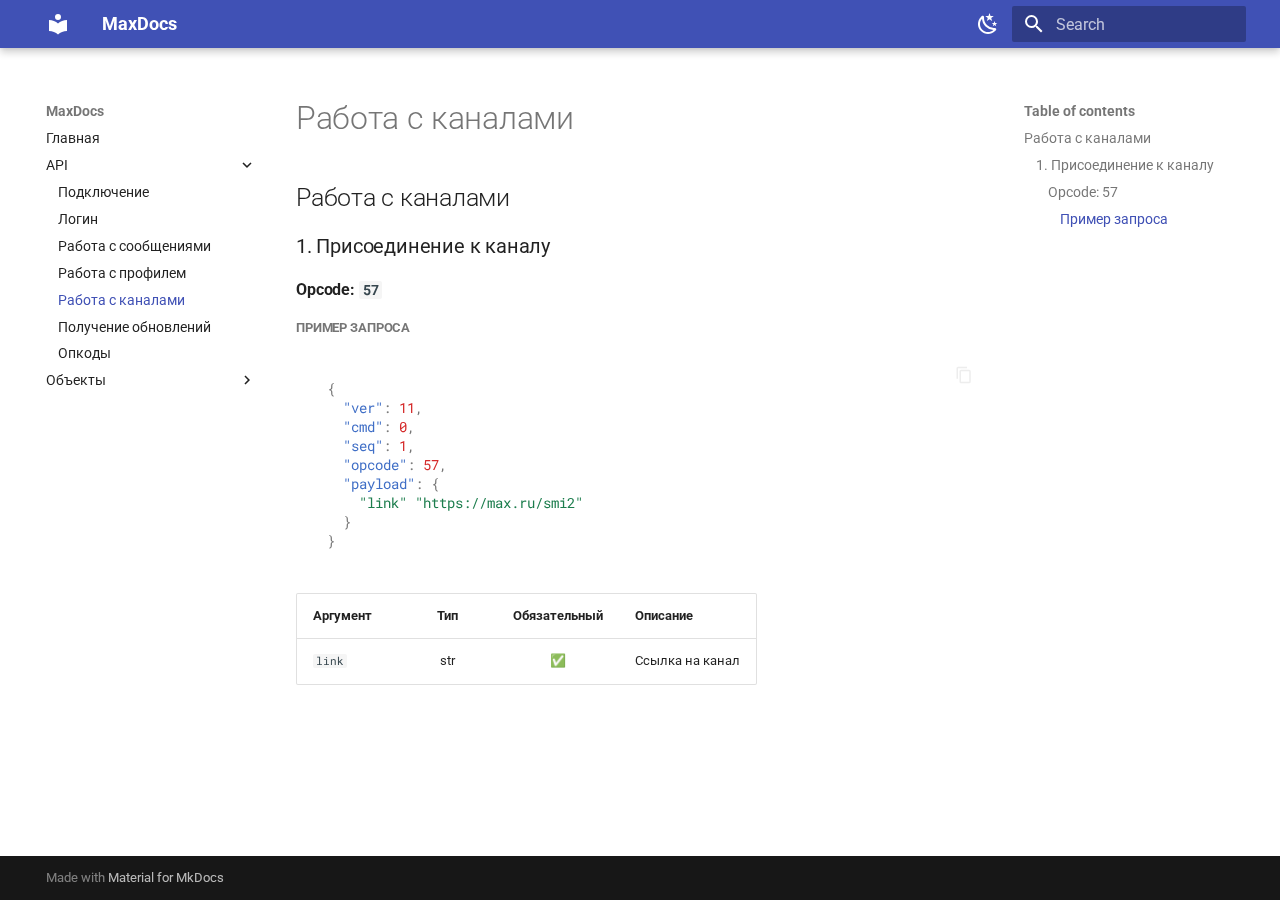
<file: api/channels/index.html>
<!doctype html>
<html lang="en" class="no-js">
  <head>
    
      <meta charset="utf-8">
      <meta name="viewport" content="width=device-width,initial-scale=1">
      
      
      
        <link rel="canonical" href="https://ink-developer.github.io/MaxDocs/api/channels/">
      
      
        <link rel="prev" href="../profile/">
      
      
        <link rel="next" href="../updates/">
      
      
      <link rel="icon" href="../../img/incon.ico">
      <meta name="generator" content="mkdocs-1.6.1, mkdocs-material-9.6.17">
    
    
      
        <title>Работа с каналами - MaxDocs</title>
      
    
    
      <link rel="stylesheet" href="../../assets/stylesheets/main.7e37652d.min.css">
      
        
        <link rel="stylesheet" href="../../assets/stylesheets/palette.06af60db.min.css">
      
      


    
    
      
    
    
      
        
        
        <link rel="preconnect" href="https://fonts.gstatic.com" crossorigin>
        <link rel="stylesheet" href="https://fonts.googleapis.com/css?family=Roboto:300,300i,400,400i,700,700i%7CRoboto+Mono:400,400i,700,700i&display=fallback">
        <style>:root{--md-text-font:"Roboto";--md-code-font:"Roboto Mono"}</style>
      
    
    
      <link rel="stylesheet" href="../../css/codeblock.css">
    
    <script>__md_scope=new URL("../..",location),__md_hash=e=>[...e].reduce(((e,_)=>(e<<5)-e+_.charCodeAt(0)),0),__md_get=(e,_=localStorage,t=__md_scope)=>JSON.parse(_.getItem(t.pathname+"."+e)),__md_set=(e,_,t=localStorage,a=__md_scope)=>{try{t.setItem(a.pathname+"."+e,JSON.stringify(_))}catch(e){}}</script>
    
      

    
    
    
  </head>
  
  
    
    
      
    
    
    
    
    <body dir="ltr" data-md-color-scheme="default" data-md-color-primary="indigo" data-md-color-accent="indigo">
  
    
    <input class="md-toggle" data-md-toggle="drawer" type="checkbox" id="__drawer" autocomplete="off">
    <input class="md-toggle" data-md-toggle="search" type="checkbox" id="__search" autocomplete="off">
    <label class="md-overlay" for="__drawer"></label>
    <div data-md-component="skip">
      
        
        <a href="#_1" class="md-skip">
          Skip to content
        </a>
      
    </div>
    <div data-md-component="announce">
      
    </div>
    
    
      

  

<header class="md-header md-header--shadow" data-md-component="header">
  <nav class="md-header__inner md-grid" aria-label="Header">
    <a href="../.." title="MaxDocs" class="md-header__button md-logo" aria-label="MaxDocs" data-md-component="logo">
      
  
  <svg xmlns="http://www.w3.org/2000/svg" viewBox="0 0 24 24"><path d="M12 8a3 3 0 0 0 3-3 3 3 0 0 0-3-3 3 3 0 0 0-3 3 3 3 0 0 0 3 3m0 3.54C9.64 9.35 6.5 8 3 8v11c3.5 0 6.64 1.35 9 3.54 2.36-2.19 5.5-3.54 9-3.54V8c-3.5 0-6.64 1.35-9 3.54"/></svg>

    </a>
    <label class="md-header__button md-icon" for="__drawer">
      
      <svg xmlns="http://www.w3.org/2000/svg" viewBox="0 0 24 24"><path d="M3 6h18v2H3zm0 5h18v2H3zm0 5h18v2H3z"/></svg>
    </label>
    <div class="md-header__title" data-md-component="header-title">
      <div class="md-header__ellipsis">
        <div class="md-header__topic">
          <span class="md-ellipsis">
            MaxDocs
          </span>
        </div>
        <div class="md-header__topic" data-md-component="header-topic">
          <span class="md-ellipsis">
            
              Работа с каналами
            
          </span>
        </div>
      </div>
    </div>
    
      
        <form class="md-header__option" data-md-component="palette">
  
    
    
    
    <input class="md-option" data-md-color-media="" data-md-color-scheme="default" data-md-color-primary="indigo" data-md-color-accent="indigo"  aria-label="Тёмная тема"  type="radio" name="__palette" id="__palette_0">
    
      <label class="md-header__button md-icon" title="Тёмная тема" for="__palette_1" hidden>
        <svg xmlns="http://www.w3.org/2000/svg" viewBox="0 0 24 24"><path d="m17.75 4.09-2.53 1.94.91 3.06-2.63-1.81-2.63 1.81.91-3.06-2.53-1.94L12.44 4l1.06-3 1.06 3zm3.5 6.91-1.64 1.25.59 1.98-1.7-1.17-1.7 1.17.59-1.98L15.75 11l2.06-.05L18.5 9l.69 1.95zm-2.28 4.95c.83-.08 1.72 1.1 1.19 1.85-.32.45-.66.87-1.08 1.27C15.17 23 8.84 23 4.94 19.07c-3.91-3.9-3.91-10.24 0-14.14.4-.4.82-.76 1.27-1.08.75-.53 1.93.36 1.85 1.19-.27 2.86.69 5.83 2.89 8.02a9.96 9.96 0 0 0 8.02 2.89m-1.64 2.02a12.08 12.08 0 0 1-7.8-3.47c-2.17-2.19-3.33-5-3.49-7.82-2.81 3.14-2.7 7.96.31 10.98 3.02 3.01 7.84 3.12 10.98.31"/></svg>
      </label>
    
  
    
    
    
    <input class="md-option" data-md-color-media="" data-md-color-scheme="slate" data-md-color-primary="indigo" data-md-color-accent="indigo"  aria-label="Светлая тема"  type="radio" name="__palette" id="__palette_1">
    
      <label class="md-header__button md-icon" title="Светлая тема" for="__palette_0" hidden>
        <svg xmlns="http://www.w3.org/2000/svg" viewBox="0 0 24 24"><path d="M12 7a5 5 0 0 1 5 5 5 5 0 0 1-5 5 5 5 0 0 1-5-5 5 5 0 0 1 5-5m0 2a3 3 0 0 0-3 3 3 3 0 0 0 3 3 3 3 0 0 0 3-3 3 3 0 0 0-3-3m0-7 2.39 3.42C13.65 5.15 12.84 5 12 5s-1.65.15-2.39.42zM3.34 7l4.16-.35A7.2 7.2 0 0 0 5.94 8.5c-.44.74-.69 1.5-.83 2.29zm.02 10 1.76-3.77a7.131 7.131 0 0 0 2.38 4.14zM20.65 7l-1.77 3.79a7.02 7.02 0 0 0-2.38-4.15zm-.01 10-4.14.36c.59-.51 1.12-1.14 1.54-1.86.42-.73.69-1.5.83-2.29zM12 22l-2.41-3.44c.74.27 1.55.44 2.41.44.82 0 1.63-.17 2.37-.44z"/></svg>
      </label>
    
  
</form>
      
    
    
      <script>var palette=__md_get("__palette");if(palette&&palette.color){if("(prefers-color-scheme)"===palette.color.media){var media=matchMedia("(prefers-color-scheme: light)"),input=document.querySelector(media.matches?"[data-md-color-media='(prefers-color-scheme: light)']":"[data-md-color-media='(prefers-color-scheme: dark)']");palette.color.media=input.getAttribute("data-md-color-media"),palette.color.scheme=input.getAttribute("data-md-color-scheme"),palette.color.primary=input.getAttribute("data-md-color-primary"),palette.color.accent=input.getAttribute("data-md-color-accent")}for(var[key,value]of Object.entries(palette.color))document.body.setAttribute("data-md-color-"+key,value)}</script>
    
    
    
      
      
        <label class="md-header__button md-icon" for="__search">
          
          <svg xmlns="http://www.w3.org/2000/svg" viewBox="0 0 24 24"><path d="M9.5 3A6.5 6.5 0 0 1 16 9.5c0 1.61-.59 3.09-1.56 4.23l.27.27h.79l5 5-1.5 1.5-5-5v-.79l-.27-.27A6.52 6.52 0 0 1 9.5 16 6.5 6.5 0 0 1 3 9.5 6.5 6.5 0 0 1 9.5 3m0 2C7 5 5 7 5 9.5S7 14 9.5 14 14 12 14 9.5 12 5 9.5 5"/></svg>
        </label>
        <div class="md-search" data-md-component="search" role="dialog">
  <label class="md-search__overlay" for="__search"></label>
  <div class="md-search__inner" role="search">
    <form class="md-search__form" name="search">
      <input type="text" class="md-search__input" name="query" aria-label="Search" placeholder="Search" autocapitalize="off" autocorrect="off" autocomplete="off" spellcheck="false" data-md-component="search-query" required>
      <label class="md-search__icon md-icon" for="__search">
        
        <svg xmlns="http://www.w3.org/2000/svg" viewBox="0 0 24 24"><path d="M9.5 3A6.5 6.5 0 0 1 16 9.5c0 1.61-.59 3.09-1.56 4.23l.27.27h.79l5 5-1.5 1.5-5-5v-.79l-.27-.27A6.52 6.52 0 0 1 9.5 16 6.5 6.5 0 0 1 3 9.5 6.5 6.5 0 0 1 9.5 3m0 2C7 5 5 7 5 9.5S7 14 9.5 14 14 12 14 9.5 12 5 9.5 5"/></svg>
        
        <svg xmlns="http://www.w3.org/2000/svg" viewBox="0 0 24 24"><path d="M20 11v2H8l5.5 5.5-1.42 1.42L4.16 12l7.92-7.92L13.5 5.5 8 11z"/></svg>
      </label>
      <nav class="md-search__options" aria-label="Search">
        
        <button type="reset" class="md-search__icon md-icon" title="Clear" aria-label="Clear" tabindex="-1">
          
          <svg xmlns="http://www.w3.org/2000/svg" viewBox="0 0 24 24"><path d="M19 6.41 17.59 5 12 10.59 6.41 5 5 6.41 10.59 12 5 17.59 6.41 19 12 13.41 17.59 19 19 17.59 13.41 12z"/></svg>
        </button>
      </nav>
      
    </form>
    <div class="md-search__output">
      <div class="md-search__scrollwrap" tabindex="0" data-md-scrollfix>
        <div class="md-search-result" data-md-component="search-result">
          <div class="md-search-result__meta">
            Initializing search
          </div>
          <ol class="md-search-result__list" role="presentation"></ol>
        </div>
      </div>
    </div>
  </div>
</div>
      
    
    
  </nav>
  
</header>
    
    <div class="md-container" data-md-component="container">
      
      
        
          
        
      
      <main class="md-main" data-md-component="main">
        <div class="md-main__inner md-grid">
          
            
              
              <div class="md-sidebar md-sidebar--primary" data-md-component="sidebar" data-md-type="navigation" >
                <div class="md-sidebar__scrollwrap">
                  <div class="md-sidebar__inner">
                    



<nav class="md-nav md-nav--primary" aria-label="Navigation" data-md-level="0">
  <label class="md-nav__title" for="__drawer">
    <a href="../.." title="MaxDocs" class="md-nav__button md-logo" aria-label="MaxDocs" data-md-component="logo">
      
  
  <svg xmlns="http://www.w3.org/2000/svg" viewBox="0 0 24 24"><path d="M12 8a3 3 0 0 0 3-3 3 3 0 0 0-3-3 3 3 0 0 0-3 3 3 3 0 0 0 3 3m0 3.54C9.64 9.35 6.5 8 3 8v11c3.5 0 6.64 1.35 9 3.54 2.36-2.19 5.5-3.54 9-3.54V8c-3.5 0-6.64 1.35-9 3.54"/></svg>

    </a>
    MaxDocs
  </label>
  
  <ul class="md-nav__list" data-md-scrollfix>
    
      
      
  
  
  
  
    <li class="md-nav__item">
      <a href="../.." class="md-nav__link">
        
  
  
  <span class="md-ellipsis">
    Главная
    
  </span>
  

      </a>
    </li>
  

    
      
      
  
  
    
  
  
  
    
    
    
    
    
    <li class="md-nav__item md-nav__item--active md-nav__item--nested">
      
        
        
        <input class="md-nav__toggle md-toggle " type="checkbox" id="__nav_2" checked>
        
          
          <label class="md-nav__link" for="__nav_2" id="__nav_2_label" tabindex="0">
            
  
  
  <span class="md-ellipsis">
    API
    
  </span>
  

            <span class="md-nav__icon md-icon"></span>
          </label>
        
        <nav class="md-nav" data-md-level="1" aria-labelledby="__nav_2_label" aria-expanded="true">
          <label class="md-nav__title" for="__nav_2">
            <span class="md-nav__icon md-icon"></span>
            API
          </label>
          <ul class="md-nav__list" data-md-scrollfix>
            
              
                
  
  
  
  
    <li class="md-nav__item">
      <a href="../conn/" class="md-nav__link">
        
  
  
  <span class="md-ellipsis">
    Подключение
    
  </span>
  

      </a>
    </li>
  

              
            
              
                
  
  
  
  
    <li class="md-nav__item">
      <a href="../login/" class="md-nav__link">
        
  
  
  <span class="md-ellipsis">
    Логин
    
  </span>
  

      </a>
    </li>
  

              
            
              
                
  
  
  
  
    <li class="md-nav__item">
      <a href="../messages/" class="md-nav__link">
        
  
  
  <span class="md-ellipsis">
    Работа с сообщениями
    
  </span>
  

      </a>
    </li>
  

              
            
              
                
  
  
  
  
    <li class="md-nav__item">
      <a href="../profile/" class="md-nav__link">
        
  
  
  <span class="md-ellipsis">
    Работа с профилем
    
  </span>
  

      </a>
    </li>
  

              
            
              
                
  
  
    
  
  
  
    <li class="md-nav__item md-nav__item--active">
      
      <input class="md-nav__toggle md-toggle" type="checkbox" id="__toc">
      
      
      
        <label class="md-nav__link md-nav__link--active" for="__toc">
          
  
  
  <span class="md-ellipsis">
    Работа с каналами
    
  </span>
  

          <span class="md-nav__icon md-icon"></span>
        </label>
      
      <a href="./" class="md-nav__link md-nav__link--active">
        
  
  
  <span class="md-ellipsis">
    Работа с каналами
    
  </span>
  

      </a>
      
        

<nav class="md-nav md-nav--secondary" aria-label="Table of contents">
  
  
  
  
    <label class="md-nav__title" for="__toc">
      <span class="md-nav__icon md-icon"></span>
      Table of contents
    </label>
    <ul class="md-nav__list" data-md-component="toc" data-md-scrollfix>
      
        <li class="md-nav__item">
  <a href="#_1" class="md-nav__link">
    <span class="md-ellipsis">
      Работа с каналами
    </span>
  </a>
  
    <nav class="md-nav" aria-label="Работа с каналами">
      <ul class="md-nav__list">
        
          <li class="md-nav__item">
  <a href="#1" class="md-nav__link">
    <span class="md-ellipsis">
      1. Присоединение к каналу
    </span>
  </a>
  
    <nav class="md-nav" aria-label="1. Присоединение к каналу">
      <ul class="md-nav__list">
        
          <li class="md-nav__item">
  <a href="#opcode-57" class="md-nav__link">
    <span class="md-ellipsis">
      Opcode: 57
    </span>
  </a>
  
    <nav class="md-nav" aria-label="Opcode: 57">
      <ul class="md-nav__list">
        
          <li class="md-nav__item">
  <a href="#_2" class="md-nav__link">
    <span class="md-ellipsis">
      Пример запроса
    </span>
  </a>
  
</li>
        
      </ul>
    </nav>
  
</li>
        
      </ul>
    </nav>
  
</li>
        
      </ul>
    </nav>
  
</li>
      
    </ul>
  
</nav>
      
    </li>
  

              
            
              
                
  
  
  
  
    <li class="md-nav__item">
      <a href="../updates/" class="md-nav__link">
        
  
  
  <span class="md-ellipsis">
    Получение обновлений
    
  </span>
  

      </a>
    </li>
  

              
            
              
                
  
  
  
  
    <li class="md-nav__item">
      <a href="../opcodes/" class="md-nav__link">
        
  
  
  <span class="md-ellipsis">
    Опкоды
    
  </span>
  

      </a>
    </li>
  

              
            
          </ul>
        </nav>
      
    </li>
  

    
      
      
  
  
  
  
    
    
    
    
    
    <li class="md-nav__item md-nav__item--nested">
      
        
        
        <input class="md-nav__toggle md-toggle " type="checkbox" id="__nav_3" >
        
          
          <label class="md-nav__link" for="__nav_3" id="__nav_3_label" tabindex="0">
            
  
  
  <span class="md-ellipsis">
    Объекты
    
  </span>
  

            <span class="md-nav__icon md-icon"></span>
          </label>
        
        <nav class="md-nav" data-md-level="1" aria-labelledby="__nav_3_label" aria-expanded="false">
          <label class="md-nav__title" for="__nav_3">
            <span class="md-nav__icon md-icon"></span>
            Объекты
          </label>
          <ul class="md-nav__list" data-md-scrollfix>
            
              
                
  
  
  
  
    <li class="md-nav__item">
      <a href="../../objects/chat/" class="md-nav__link">
        
  
  
  <span class="md-ellipsis">
    Чат
    
  </span>
  

      </a>
    </li>
  

              
            
              
                
  
  
  
  
    <li class="md-nav__item">
      <a href="../../objects/user_message/" class="md-nav__link">
        
  
  
  <span class="md-ellipsis">
    Сообщение от юзера
    
  </span>
  

      </a>
    </li>
  

              
            
              
                
  
  
  
  
    <li class="md-nav__item">
      <a href="../../objects/reaction_info/" class="md-nav__link">
        
  
  
  <span class="md-ellipsis">
    Информация о реакциях
    
  </span>
  

      </a>
    </li>
  

              
            
          </ul>
        </nav>
      
    </li>
  

    
  </ul>
</nav>
                  </div>
                </div>
              </div>
            
            
              
              <div class="md-sidebar md-sidebar--secondary" data-md-component="sidebar" data-md-type="toc" >
                <div class="md-sidebar__scrollwrap">
                  <div class="md-sidebar__inner">
                    

<nav class="md-nav md-nav--secondary" aria-label="Table of contents">
  
  
  
  
    <label class="md-nav__title" for="__toc">
      <span class="md-nav__icon md-icon"></span>
      Table of contents
    </label>
    <ul class="md-nav__list" data-md-component="toc" data-md-scrollfix>
      
        <li class="md-nav__item">
  <a href="#_1" class="md-nav__link">
    <span class="md-ellipsis">
      Работа с каналами
    </span>
  </a>
  
    <nav class="md-nav" aria-label="Работа с каналами">
      <ul class="md-nav__list">
        
          <li class="md-nav__item">
  <a href="#1" class="md-nav__link">
    <span class="md-ellipsis">
      1. Присоединение к каналу
    </span>
  </a>
  
    <nav class="md-nav" aria-label="1. Присоединение к каналу">
      <ul class="md-nav__list">
        
          <li class="md-nav__item">
  <a href="#opcode-57" class="md-nav__link">
    <span class="md-ellipsis">
      Opcode: 57
    </span>
  </a>
  
    <nav class="md-nav" aria-label="Opcode: 57">
      <ul class="md-nav__list">
        
          <li class="md-nav__item">
  <a href="#_2" class="md-nav__link">
    <span class="md-ellipsis">
      Пример запроса
    </span>
  </a>
  
</li>
        
      </ul>
    </nav>
  
</li>
        
      </ul>
    </nav>
  
</li>
        
      </ul>
    </nav>
  
</li>
      
    </ul>
  
</nav>
                  </div>
                </div>
              </div>
            
          
          
            <div class="md-content" data-md-component="content">
              <article class="md-content__inner md-typeset">
                
                  



  <h1>Работа с каналами</h1>

<h2 id="_1">Работа с каналами</h2>
<h3 id="1">1. Присоединение к каналу</h3>
<h4 id="opcode-57">Opcode: <code>57</code></h4>
<h5 id="_2">Пример запроса</h5>
<div class="highlight"><pre><span></span><code><span class="p">{</span>
<span class="w">  </span><span class="nt">&quot;ver&quot;</span><span class="p">:</span><span class="w"> </span><span class="mi">11</span><span class="p">,</span>
<span class="w">  </span><span class="nt">&quot;cmd&quot;</span><span class="p">:</span><span class="w"> </span><span class="mi">0</span><span class="p">,</span>
<span class="w">  </span><span class="nt">&quot;seq&quot;</span><span class="p">:</span><span class="w"> </span><span class="mi">1</span><span class="p">,</span>
<span class="w">  </span><span class="nt">&quot;opcode&quot;</span><span class="p">:</span><span class="w"> </span><span class="mi">57</span><span class="p">,</span>
<span class="w">  </span><span class="nt">&quot;payload&quot;</span><span class="p">:</span><span class="w"> </span><span class="p">{</span>
<span class="w">    </span><span class="s2">&quot;link&quot;</span><span class="w"> </span><span class="s2">&quot;https://max.ru/smi2&quot;</span>
<span class="w">  </span><span class="p">}</span>
<span class="p">}</span>
</code></pre></div>
<table>
<thead>
<tr>
<th style="text-align: left;">Аргумент</th>
<th style="text-align: center;">Тип</th>
<th style="text-align: center;">Обязательный</th>
<th style="text-align: left;">Описание</th>
</tr>
</thead>
<tbody>
<tr>
<td style="text-align: left;"><code>link</code></td>
<td style="text-align: center;">str</td>
<td style="text-align: center;">✅</td>
<td style="text-align: left;">Ссылка на канал</td>
</tr>
</tbody>
</table>












                
              </article>
            </div>
          
          
<script>var target=document.getElementById(location.hash.slice(1));target&&target.name&&(target.checked=target.name.startsWith("__tabbed_"))</script>
        </div>
        
      </main>
      
        <footer class="md-footer">
  
  <div class="md-footer-meta md-typeset">
    <div class="md-footer-meta__inner md-grid">
      <div class="md-copyright">
  
  
    Made with
    <a href="https://squidfunk.github.io/mkdocs-material/" target="_blank" rel="noopener">
      Material for MkDocs
    </a>
  
</div>
      
    </div>
  </div>
</footer>
      
    </div>
    <div class="md-dialog" data-md-component="dialog">
      <div class="md-dialog__inner md-typeset"></div>
    </div>
    
    
    
      
      <script id="__config" type="application/json">{"base": "../..", "features": ["content.code.copy", "content.code.select"], "search": "../../assets/javascripts/workers/search.973d3a69.min.js", "tags": null, "translations": {"clipboard.copied": "Copied to clipboard", "clipboard.copy": "Copy to clipboard", "search.result.more.one": "1 more on this page", "search.result.more.other": "# more on this page", "search.result.none": "No matching documents", "search.result.one": "1 matching document", "search.result.other": "# matching documents", "search.result.placeholder": "Type to start searching", "search.result.term.missing": "Missing", "select.version": "Select version"}, "version": null}</script>
    
    
      <script src="../../assets/javascripts/bundle.92b07e13.min.js"></script>
      
    
  </body>
</html>
</file>
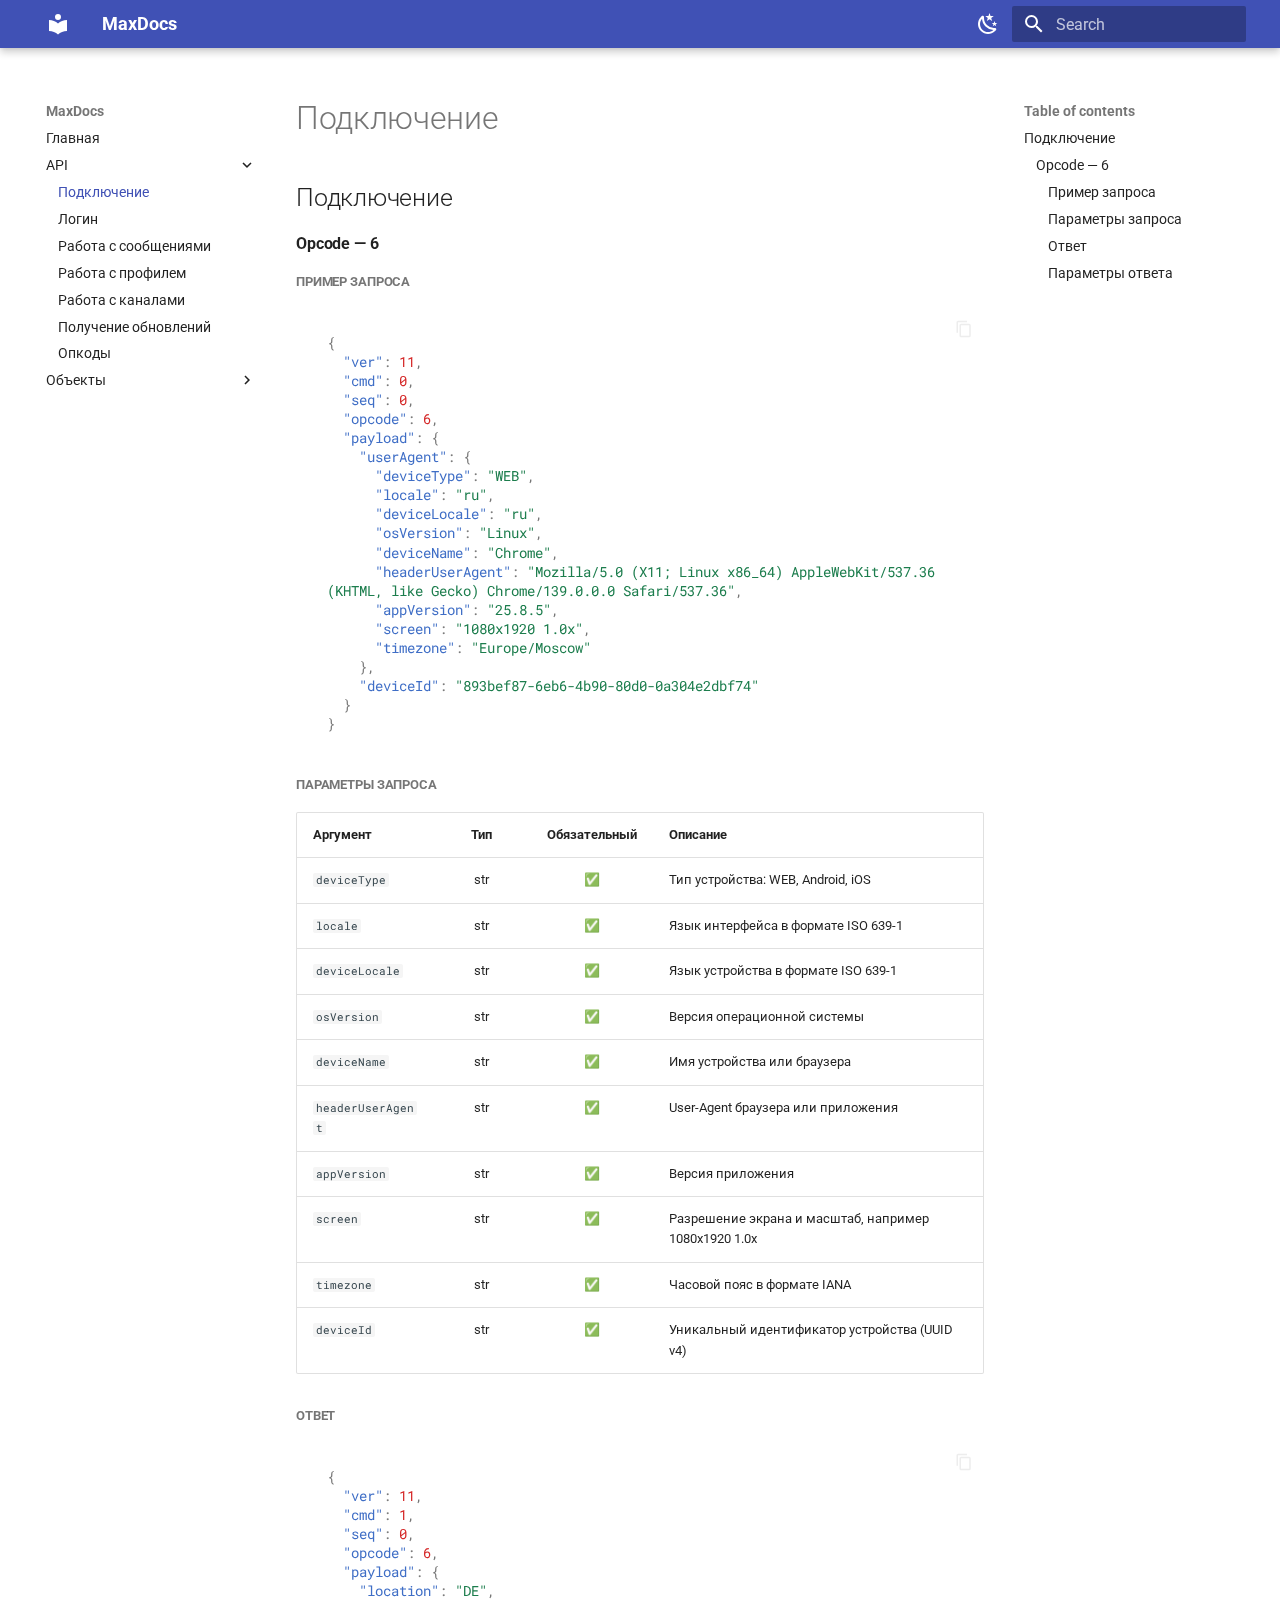
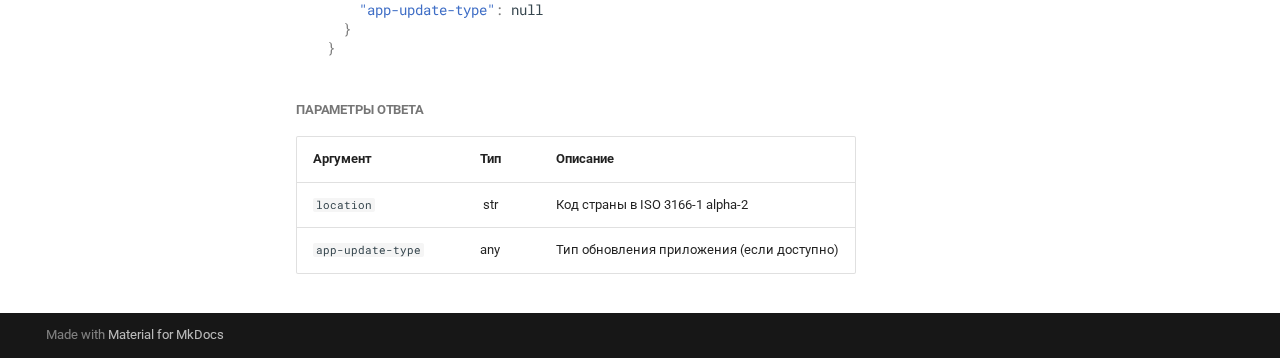
<file: api/conn/index.html>
<!doctype html>
<html lang="en" class="no-js">
  <head>
    
      <meta charset="utf-8">
      <meta name="viewport" content="width=device-width,initial-scale=1">
      
      
      
        <link rel="canonical" href="https://ink-developer.github.io/MaxDocs/api/conn/">
      
      
        <link rel="prev" href="../..">
      
      
        <link rel="next" href="../login/">
      
      
      <link rel="icon" href="../../img/incon.ico">
      <meta name="generator" content="mkdocs-1.6.1, mkdocs-material-9.6.17">
    
    
      
        <title>Подключение - MaxDocs</title>
      
    
    
      <link rel="stylesheet" href="../../assets/stylesheets/main.7e37652d.min.css">
      
        
        <link rel="stylesheet" href="../../assets/stylesheets/palette.06af60db.min.css">
      
      


    
    
      
    
    
      
        
        
        <link rel="preconnect" href="https://fonts.gstatic.com" crossorigin>
        <link rel="stylesheet" href="https://fonts.googleapis.com/css?family=Roboto:300,300i,400,400i,700,700i%7CRoboto+Mono:400,400i,700,700i&display=fallback">
        <style>:root{--md-text-font:"Roboto";--md-code-font:"Roboto Mono"}</style>
      
    
    
      <link rel="stylesheet" href="../../css/codeblock.css">
    
    <script>__md_scope=new URL("../..",location),__md_hash=e=>[...e].reduce(((e,_)=>(e<<5)-e+_.charCodeAt(0)),0),__md_get=(e,_=localStorage,t=__md_scope)=>JSON.parse(_.getItem(t.pathname+"."+e)),__md_set=(e,_,t=localStorage,a=__md_scope)=>{try{t.setItem(a.pathname+"."+e,JSON.stringify(_))}catch(e){}}</script>
    
      

    
    
    
  </head>
  
  
    
    
      
    
    
    
    
    <body dir="ltr" data-md-color-scheme="default" data-md-color-primary="indigo" data-md-color-accent="indigo">
  
    
    <input class="md-toggle" data-md-toggle="drawer" type="checkbox" id="__drawer" autocomplete="off">
    <input class="md-toggle" data-md-toggle="search" type="checkbox" id="__search" autocomplete="off">
    <label class="md-overlay" for="__drawer"></label>
    <div data-md-component="skip">
      
        
        <a href="#_1" class="md-skip">
          Skip to content
        </a>
      
    </div>
    <div data-md-component="announce">
      
    </div>
    
    
      

  

<header class="md-header md-header--shadow" data-md-component="header">
  <nav class="md-header__inner md-grid" aria-label="Header">
    <a href="../.." title="MaxDocs" class="md-header__button md-logo" aria-label="MaxDocs" data-md-component="logo">
      
  
  <svg xmlns="http://www.w3.org/2000/svg" viewBox="0 0 24 24"><path d="M12 8a3 3 0 0 0 3-3 3 3 0 0 0-3-3 3 3 0 0 0-3 3 3 3 0 0 0 3 3m0 3.54C9.64 9.35 6.5 8 3 8v11c3.5 0 6.64 1.35 9 3.54 2.36-2.19 5.5-3.54 9-3.54V8c-3.5 0-6.64 1.35-9 3.54"/></svg>

    </a>
    <label class="md-header__button md-icon" for="__drawer">
      
      <svg xmlns="http://www.w3.org/2000/svg" viewBox="0 0 24 24"><path d="M3 6h18v2H3zm0 5h18v2H3zm0 5h18v2H3z"/></svg>
    </label>
    <div class="md-header__title" data-md-component="header-title">
      <div class="md-header__ellipsis">
        <div class="md-header__topic">
          <span class="md-ellipsis">
            MaxDocs
          </span>
        </div>
        <div class="md-header__topic" data-md-component="header-topic">
          <span class="md-ellipsis">
            
              Подключение
            
          </span>
        </div>
      </div>
    </div>
    
      
        <form class="md-header__option" data-md-component="palette">
  
    
    
    
    <input class="md-option" data-md-color-media="" data-md-color-scheme="default" data-md-color-primary="indigo" data-md-color-accent="indigo"  aria-label="Тёмная тема"  type="radio" name="__palette" id="__palette_0">
    
      <label class="md-header__button md-icon" title="Тёмная тема" for="__palette_1" hidden>
        <svg xmlns="http://www.w3.org/2000/svg" viewBox="0 0 24 24"><path d="m17.75 4.09-2.53 1.94.91 3.06-2.63-1.81-2.63 1.81.91-3.06-2.53-1.94L12.44 4l1.06-3 1.06 3zm3.5 6.91-1.64 1.25.59 1.98-1.7-1.17-1.7 1.17.59-1.98L15.75 11l2.06-.05L18.5 9l.69 1.95zm-2.28 4.95c.83-.08 1.72 1.1 1.19 1.85-.32.45-.66.87-1.08 1.27C15.17 23 8.84 23 4.94 19.07c-3.91-3.9-3.91-10.24 0-14.14.4-.4.82-.76 1.27-1.08.75-.53 1.93.36 1.85 1.19-.27 2.86.69 5.83 2.89 8.02a9.96 9.96 0 0 0 8.02 2.89m-1.64 2.02a12.08 12.08 0 0 1-7.8-3.47c-2.17-2.19-3.33-5-3.49-7.82-2.81 3.14-2.7 7.96.31 10.98 3.02 3.01 7.84 3.12 10.98.31"/></svg>
      </label>
    
  
    
    
    
    <input class="md-option" data-md-color-media="" data-md-color-scheme="slate" data-md-color-primary="indigo" data-md-color-accent="indigo"  aria-label="Светлая тема"  type="radio" name="__palette" id="__palette_1">
    
      <label class="md-header__button md-icon" title="Светлая тема" for="__palette_0" hidden>
        <svg xmlns="http://www.w3.org/2000/svg" viewBox="0 0 24 24"><path d="M12 7a5 5 0 0 1 5 5 5 5 0 0 1-5 5 5 5 0 0 1-5-5 5 5 0 0 1 5-5m0 2a3 3 0 0 0-3 3 3 3 0 0 0 3 3 3 3 0 0 0 3-3 3 3 0 0 0-3-3m0-7 2.39 3.42C13.65 5.15 12.84 5 12 5s-1.65.15-2.39.42zM3.34 7l4.16-.35A7.2 7.2 0 0 0 5.94 8.5c-.44.74-.69 1.5-.83 2.29zm.02 10 1.76-3.77a7.131 7.131 0 0 0 2.38 4.14zM20.65 7l-1.77 3.79a7.02 7.02 0 0 0-2.38-4.15zm-.01 10-4.14.36c.59-.51 1.12-1.14 1.54-1.86.42-.73.69-1.5.83-2.29zM12 22l-2.41-3.44c.74.27 1.55.44 2.41.44.82 0 1.63-.17 2.37-.44z"/></svg>
      </label>
    
  
</form>
      
    
    
      <script>var palette=__md_get("__palette");if(palette&&palette.color){if("(prefers-color-scheme)"===palette.color.media){var media=matchMedia("(prefers-color-scheme: light)"),input=document.querySelector(media.matches?"[data-md-color-media='(prefers-color-scheme: light)']":"[data-md-color-media='(prefers-color-scheme: dark)']");palette.color.media=input.getAttribute("data-md-color-media"),palette.color.scheme=input.getAttribute("data-md-color-scheme"),palette.color.primary=input.getAttribute("data-md-color-primary"),palette.color.accent=input.getAttribute("data-md-color-accent")}for(var[key,value]of Object.entries(palette.color))document.body.setAttribute("data-md-color-"+key,value)}</script>
    
    
    
      
      
        <label class="md-header__button md-icon" for="__search">
          
          <svg xmlns="http://www.w3.org/2000/svg" viewBox="0 0 24 24"><path d="M9.5 3A6.5 6.5 0 0 1 16 9.5c0 1.61-.59 3.09-1.56 4.23l.27.27h.79l5 5-1.5 1.5-5-5v-.79l-.27-.27A6.52 6.52 0 0 1 9.5 16 6.5 6.5 0 0 1 3 9.5 6.5 6.5 0 0 1 9.5 3m0 2C7 5 5 7 5 9.5S7 14 9.5 14 14 12 14 9.5 12 5 9.5 5"/></svg>
        </label>
        <div class="md-search" data-md-component="search" role="dialog">
  <label class="md-search__overlay" for="__search"></label>
  <div class="md-search__inner" role="search">
    <form class="md-search__form" name="search">
      <input type="text" class="md-search__input" name="query" aria-label="Search" placeholder="Search" autocapitalize="off" autocorrect="off" autocomplete="off" spellcheck="false" data-md-component="search-query" required>
      <label class="md-search__icon md-icon" for="__search">
        
        <svg xmlns="http://www.w3.org/2000/svg" viewBox="0 0 24 24"><path d="M9.5 3A6.5 6.5 0 0 1 16 9.5c0 1.61-.59 3.09-1.56 4.23l.27.27h.79l5 5-1.5 1.5-5-5v-.79l-.27-.27A6.52 6.52 0 0 1 9.5 16 6.5 6.5 0 0 1 3 9.5 6.5 6.5 0 0 1 9.5 3m0 2C7 5 5 7 5 9.5S7 14 9.5 14 14 12 14 9.5 12 5 9.5 5"/></svg>
        
        <svg xmlns="http://www.w3.org/2000/svg" viewBox="0 0 24 24"><path d="M20 11v2H8l5.5 5.5-1.42 1.42L4.16 12l7.92-7.92L13.5 5.5 8 11z"/></svg>
      </label>
      <nav class="md-search__options" aria-label="Search">
        
        <button type="reset" class="md-search__icon md-icon" title="Clear" aria-label="Clear" tabindex="-1">
          
          <svg xmlns="http://www.w3.org/2000/svg" viewBox="0 0 24 24"><path d="M19 6.41 17.59 5 12 10.59 6.41 5 5 6.41 10.59 12 5 17.59 6.41 19 12 13.41 17.59 19 19 17.59 13.41 12z"/></svg>
        </button>
      </nav>
      
    </form>
    <div class="md-search__output">
      <div class="md-search__scrollwrap" tabindex="0" data-md-scrollfix>
        <div class="md-search-result" data-md-component="search-result">
          <div class="md-search-result__meta">
            Initializing search
          </div>
          <ol class="md-search-result__list" role="presentation"></ol>
        </div>
      </div>
    </div>
  </div>
</div>
      
    
    
  </nav>
  
</header>
    
    <div class="md-container" data-md-component="container">
      
      
        
          
        
      
      <main class="md-main" data-md-component="main">
        <div class="md-main__inner md-grid">
          
            
              
              <div class="md-sidebar md-sidebar--primary" data-md-component="sidebar" data-md-type="navigation" >
                <div class="md-sidebar__scrollwrap">
                  <div class="md-sidebar__inner">
                    



<nav class="md-nav md-nav--primary" aria-label="Navigation" data-md-level="0">
  <label class="md-nav__title" for="__drawer">
    <a href="../.." title="MaxDocs" class="md-nav__button md-logo" aria-label="MaxDocs" data-md-component="logo">
      
  
  <svg xmlns="http://www.w3.org/2000/svg" viewBox="0 0 24 24"><path d="M12 8a3 3 0 0 0 3-3 3 3 0 0 0-3-3 3 3 0 0 0-3 3 3 3 0 0 0 3 3m0 3.54C9.64 9.35 6.5 8 3 8v11c3.5 0 6.64 1.35 9 3.54 2.36-2.19 5.5-3.54 9-3.54V8c-3.5 0-6.64 1.35-9 3.54"/></svg>

    </a>
    MaxDocs
  </label>
  
  <ul class="md-nav__list" data-md-scrollfix>
    
      
      
  
  
  
  
    <li class="md-nav__item">
      <a href="../.." class="md-nav__link">
        
  
  
  <span class="md-ellipsis">
    Главная
    
  </span>
  

      </a>
    </li>
  

    
      
      
  
  
    
  
  
  
    
    
    
    
    
    <li class="md-nav__item md-nav__item--active md-nav__item--nested">
      
        
        
        <input class="md-nav__toggle md-toggle " type="checkbox" id="__nav_2" checked>
        
          
          <label class="md-nav__link" for="__nav_2" id="__nav_2_label" tabindex="0">
            
  
  
  <span class="md-ellipsis">
    API
    
  </span>
  

            <span class="md-nav__icon md-icon"></span>
          </label>
        
        <nav class="md-nav" data-md-level="1" aria-labelledby="__nav_2_label" aria-expanded="true">
          <label class="md-nav__title" for="__nav_2">
            <span class="md-nav__icon md-icon"></span>
            API
          </label>
          <ul class="md-nav__list" data-md-scrollfix>
            
              
                
  
  
    
  
  
  
    <li class="md-nav__item md-nav__item--active">
      
      <input class="md-nav__toggle md-toggle" type="checkbox" id="__toc">
      
      
      
        <label class="md-nav__link md-nav__link--active" for="__toc">
          
  
  
  <span class="md-ellipsis">
    Подключение
    
  </span>
  

          <span class="md-nav__icon md-icon"></span>
        </label>
      
      <a href="./" class="md-nav__link md-nav__link--active">
        
  
  
  <span class="md-ellipsis">
    Подключение
    
  </span>
  

      </a>
      
        

<nav class="md-nav md-nav--secondary" aria-label="Table of contents">
  
  
  
  
    <label class="md-nav__title" for="__toc">
      <span class="md-nav__icon md-icon"></span>
      Table of contents
    </label>
    <ul class="md-nav__list" data-md-component="toc" data-md-scrollfix>
      
        <li class="md-nav__item">
  <a href="#_1" class="md-nav__link">
    <span class="md-ellipsis">
      Подключение
    </span>
  </a>
  
    <nav class="md-nav" aria-label="Подключение">
      <ul class="md-nav__list">
        
          <li class="md-nav__item">
  <a href="#opcode-6" class="md-nav__link">
    <span class="md-ellipsis">
      Opcode — 6
    </span>
  </a>
  
    <nav class="md-nav" aria-label="Opcode — 6">
      <ul class="md-nav__list">
        
          <li class="md-nav__item">
  <a href="#_2" class="md-nav__link">
    <span class="md-ellipsis">
      Пример запроса
    </span>
  </a>
  
</li>
        
          <li class="md-nav__item">
  <a href="#_3" class="md-nav__link">
    <span class="md-ellipsis">
      Параметры запроса
    </span>
  </a>
  
</li>
        
          <li class="md-nav__item">
  <a href="#_4" class="md-nav__link">
    <span class="md-ellipsis">
      Ответ
    </span>
  </a>
  
</li>
        
          <li class="md-nav__item">
  <a href="#_5" class="md-nav__link">
    <span class="md-ellipsis">
      Параметры ответа
    </span>
  </a>
  
</li>
        
      </ul>
    </nav>
  
</li>
        
      </ul>
    </nav>
  
</li>
      
    </ul>
  
</nav>
      
    </li>
  

              
            
              
                
  
  
  
  
    <li class="md-nav__item">
      <a href="../login/" class="md-nav__link">
        
  
  
  <span class="md-ellipsis">
    Логин
    
  </span>
  

      </a>
    </li>
  

              
            
              
                
  
  
  
  
    <li class="md-nav__item">
      <a href="../messages/" class="md-nav__link">
        
  
  
  <span class="md-ellipsis">
    Работа с сообщениями
    
  </span>
  

      </a>
    </li>
  

              
            
              
                
  
  
  
  
    <li class="md-nav__item">
      <a href="../profile/" class="md-nav__link">
        
  
  
  <span class="md-ellipsis">
    Работа с профилем
    
  </span>
  

      </a>
    </li>
  

              
            
              
                
  
  
  
  
    <li class="md-nav__item">
      <a href="../channels/" class="md-nav__link">
        
  
  
  <span class="md-ellipsis">
    Работа с каналами
    
  </span>
  

      </a>
    </li>
  

              
            
              
                
  
  
  
  
    <li class="md-nav__item">
      <a href="../updates/" class="md-nav__link">
        
  
  
  <span class="md-ellipsis">
    Получение обновлений
    
  </span>
  

      </a>
    </li>
  

              
            
              
                
  
  
  
  
    <li class="md-nav__item">
      <a href="../opcodes/" class="md-nav__link">
        
  
  
  <span class="md-ellipsis">
    Опкоды
    
  </span>
  

      </a>
    </li>
  

              
            
          </ul>
        </nav>
      
    </li>
  

    
      
      
  
  
  
  
    
    
    
    
    
    <li class="md-nav__item md-nav__item--nested">
      
        
        
        <input class="md-nav__toggle md-toggle " type="checkbox" id="__nav_3" >
        
          
          <label class="md-nav__link" for="__nav_3" id="__nav_3_label" tabindex="0">
            
  
  
  <span class="md-ellipsis">
    Объекты
    
  </span>
  

            <span class="md-nav__icon md-icon"></span>
          </label>
        
        <nav class="md-nav" data-md-level="1" aria-labelledby="__nav_3_label" aria-expanded="false">
          <label class="md-nav__title" for="__nav_3">
            <span class="md-nav__icon md-icon"></span>
            Объекты
          </label>
          <ul class="md-nav__list" data-md-scrollfix>
            
              
                
  
  
  
  
    <li class="md-nav__item">
      <a href="../../objects/chat/" class="md-nav__link">
        
  
  
  <span class="md-ellipsis">
    Чат
    
  </span>
  

      </a>
    </li>
  

              
            
              
                
  
  
  
  
    <li class="md-nav__item">
      <a href="../../objects/user_message/" class="md-nav__link">
        
  
  
  <span class="md-ellipsis">
    Сообщение от юзера
    
  </span>
  

      </a>
    </li>
  

              
            
              
                
  
  
  
  
    <li class="md-nav__item">
      <a href="../../objects/reaction_info/" class="md-nav__link">
        
  
  
  <span class="md-ellipsis">
    Информация о реакциях
    
  </span>
  

      </a>
    </li>
  

              
            
          </ul>
        </nav>
      
    </li>
  

    
  </ul>
</nav>
                  </div>
                </div>
              </div>
            
            
              
              <div class="md-sidebar md-sidebar--secondary" data-md-component="sidebar" data-md-type="toc" >
                <div class="md-sidebar__scrollwrap">
                  <div class="md-sidebar__inner">
                    

<nav class="md-nav md-nav--secondary" aria-label="Table of contents">
  
  
  
  
    <label class="md-nav__title" for="__toc">
      <span class="md-nav__icon md-icon"></span>
      Table of contents
    </label>
    <ul class="md-nav__list" data-md-component="toc" data-md-scrollfix>
      
        <li class="md-nav__item">
  <a href="#_1" class="md-nav__link">
    <span class="md-ellipsis">
      Подключение
    </span>
  </a>
  
    <nav class="md-nav" aria-label="Подключение">
      <ul class="md-nav__list">
        
          <li class="md-nav__item">
  <a href="#opcode-6" class="md-nav__link">
    <span class="md-ellipsis">
      Opcode — 6
    </span>
  </a>
  
    <nav class="md-nav" aria-label="Opcode — 6">
      <ul class="md-nav__list">
        
          <li class="md-nav__item">
  <a href="#_2" class="md-nav__link">
    <span class="md-ellipsis">
      Пример запроса
    </span>
  </a>
  
</li>
        
          <li class="md-nav__item">
  <a href="#_3" class="md-nav__link">
    <span class="md-ellipsis">
      Параметры запроса
    </span>
  </a>
  
</li>
        
          <li class="md-nav__item">
  <a href="#_4" class="md-nav__link">
    <span class="md-ellipsis">
      Ответ
    </span>
  </a>
  
</li>
        
          <li class="md-nav__item">
  <a href="#_5" class="md-nav__link">
    <span class="md-ellipsis">
      Параметры ответа
    </span>
  </a>
  
</li>
        
      </ul>
    </nav>
  
</li>
        
      </ul>
    </nav>
  
</li>
      
    </ul>
  
</nav>
                  </div>
                </div>
              </div>
            
          
          
            <div class="md-content" data-md-component="content">
              <article class="md-content__inner md-typeset">
                
                  



  <h1>Подключение</h1>

<h2 id="_1">Подключение</h2>
<h4 id="opcode-6">Opcode — 6</h4>
<h5 id="_2">Пример запроса</h5>
<div class="highlight"><pre><span></span><code><span class="p">{</span>
<span class="w">  </span><span class="nt">&quot;ver&quot;</span><span class="p">:</span><span class="w"> </span><span class="mi">11</span><span class="p">,</span>
<span class="w">  </span><span class="nt">&quot;cmd&quot;</span><span class="p">:</span><span class="w"> </span><span class="mi">0</span><span class="p">,</span>
<span class="w">  </span><span class="nt">&quot;seq&quot;</span><span class="p">:</span><span class="w"> </span><span class="mi">0</span><span class="p">,</span>
<span class="w">  </span><span class="nt">&quot;opcode&quot;</span><span class="p">:</span><span class="w"> </span><span class="mi">6</span><span class="p">,</span>
<span class="w">  </span><span class="nt">&quot;payload&quot;</span><span class="p">:</span><span class="w"> </span><span class="p">{</span>
<span class="w">    </span><span class="nt">&quot;userAgent&quot;</span><span class="p">:</span><span class="w"> </span><span class="p">{</span>
<span class="w">      </span><span class="nt">&quot;deviceType&quot;</span><span class="p">:</span><span class="w"> </span><span class="s2">&quot;WEB&quot;</span><span class="p">,</span>
<span class="w">      </span><span class="nt">&quot;locale&quot;</span><span class="p">:</span><span class="w"> </span><span class="s2">&quot;ru&quot;</span><span class="p">,</span>
<span class="w">      </span><span class="nt">&quot;deviceLocale&quot;</span><span class="p">:</span><span class="w"> </span><span class="s2">&quot;ru&quot;</span><span class="p">,</span>
<span class="w">      </span><span class="nt">&quot;osVersion&quot;</span><span class="p">:</span><span class="w"> </span><span class="s2">&quot;Linux&quot;</span><span class="p">,</span>
<span class="w">      </span><span class="nt">&quot;deviceName&quot;</span><span class="p">:</span><span class="w"> </span><span class="s2">&quot;Chrome&quot;</span><span class="p">,</span>
<span class="w">      </span><span class="nt">&quot;headerUserAgent&quot;</span><span class="p">:</span><span class="w"> </span><span class="s2">&quot;Mozilla/5.0 (X11; Linux x86_64) AppleWebKit/537.36 (KHTML, like Gecko) Chrome/139.0.0.0 Safari/537.36&quot;</span><span class="p">,</span>
<span class="w">      </span><span class="nt">&quot;appVersion&quot;</span><span class="p">:</span><span class="w"> </span><span class="s2">&quot;25.8.5&quot;</span><span class="p">,</span>
<span class="w">      </span><span class="nt">&quot;screen&quot;</span><span class="p">:</span><span class="w"> </span><span class="s2">&quot;1080x1920 1.0x&quot;</span><span class="p">,</span>
<span class="w">      </span><span class="nt">&quot;timezone&quot;</span><span class="p">:</span><span class="w"> </span><span class="s2">&quot;Europe/Moscow&quot;</span>
<span class="w">    </span><span class="p">},</span>
<span class="w">    </span><span class="nt">&quot;deviceId&quot;</span><span class="p">:</span><span class="w"> </span><span class="s2">&quot;893bef87-6eb6-4b90-80d0-0a304e2dbf74&quot;</span>
<span class="w">  </span><span class="p">}</span>
<span class="p">}</span>
</code></pre></div>
<h5 id="_3">Параметры запроса</h5>
<table>
<thead>
<tr>
<th style="text-align: left;">Аргумент</th>
<th style="text-align: center;">Тип</th>
<th style="text-align: center;">Обязательный</th>
<th style="text-align: left;">Описание</th>
</tr>
</thead>
<tbody>
<tr>
<td style="text-align: left;"><code>deviceType</code></td>
<td style="text-align: center;">str</td>
<td style="text-align: center;">✅</td>
<td style="text-align: left;">Тип устройства: WEB, Android, iOS</td>
</tr>
<tr>
<td style="text-align: left;"><code>locale</code></td>
<td style="text-align: center;">str</td>
<td style="text-align: center;">✅</td>
<td style="text-align: left;">Язык интерфейса в формате ISO 639-1</td>
</tr>
<tr>
<td style="text-align: left;"><code>deviceLocale</code></td>
<td style="text-align: center;">str</td>
<td style="text-align: center;">✅</td>
<td style="text-align: left;">Язык устройства в формате ISO 639-1</td>
</tr>
<tr>
<td style="text-align: left;"><code>osVersion</code></td>
<td style="text-align: center;">str</td>
<td style="text-align: center;">✅</td>
<td style="text-align: left;">Версия операционной системы</td>
</tr>
<tr>
<td style="text-align: left;"><code>deviceName</code></td>
<td style="text-align: center;">str</td>
<td style="text-align: center;">✅</td>
<td style="text-align: left;">Имя устройства или браузера</td>
</tr>
<tr>
<td style="text-align: left;"><code>headerUserAgent</code></td>
<td style="text-align: center;">str</td>
<td style="text-align: center;">✅</td>
<td style="text-align: left;">User-Agent браузера или приложения</td>
</tr>
<tr>
<td style="text-align: left;"><code>appVersion</code></td>
<td style="text-align: center;">str</td>
<td style="text-align: center;">✅</td>
<td style="text-align: left;">Версия приложения</td>
</tr>
<tr>
<td style="text-align: left;"><code>screen</code></td>
<td style="text-align: center;">str</td>
<td style="text-align: center;">✅</td>
<td style="text-align: left;">Разрешение экрана и масштаб, например 1080x1920 1.0x</td>
</tr>
<tr>
<td style="text-align: left;"><code>timezone</code></td>
<td style="text-align: center;">str</td>
<td style="text-align: center;">✅</td>
<td style="text-align: left;">Часовой пояс в формате IANA</td>
</tr>
<tr>
<td style="text-align: left;"><code>deviceId</code></td>
<td style="text-align: center;">str</td>
<td style="text-align: center;">✅</td>
<td style="text-align: left;">Уникальный идентификатор устройства (UUID v4)</td>
</tr>
</tbody>
</table>
<h5 id="_4">Ответ</h5>
<div class="highlight"><pre><span></span><code><span class="p">{</span>
<span class="w">  </span><span class="nt">&quot;ver&quot;</span><span class="p">:</span><span class="w"> </span><span class="mi">11</span><span class="p">,</span>
<span class="w">  </span><span class="nt">&quot;cmd&quot;</span><span class="p">:</span><span class="w"> </span><span class="mi">1</span><span class="p">,</span>
<span class="w">  </span><span class="nt">&quot;seq&quot;</span><span class="p">:</span><span class="w"> </span><span class="mi">0</span><span class="p">,</span>
<span class="w">  </span><span class="nt">&quot;opcode&quot;</span><span class="p">:</span><span class="w"> </span><span class="mi">6</span><span class="p">,</span>
<span class="w">  </span><span class="nt">&quot;payload&quot;</span><span class="p">:</span><span class="w"> </span><span class="p">{</span>
<span class="w">    </span><span class="nt">&quot;location&quot;</span><span class="p">:</span><span class="w"> </span><span class="s2">&quot;DE&quot;</span><span class="p">,</span>
<span class="w">    </span><span class="nt">&quot;app-update-type&quot;</span><span class="p">:</span><span class="w"> </span><span class="kc">null</span>
<span class="w">  </span><span class="p">}</span>
<span class="p">}</span>
</code></pre></div>
<h5 id="_5">Параметры ответа</h5>
<table>
<thead>
<tr>
<th style="text-align: left;">Аргумент</th>
<th style="text-align: center;">Тип</th>
<th style="text-align: left;">Описание</th>
</tr>
</thead>
<tbody>
<tr>
<td style="text-align: left;"><code>location</code></td>
<td style="text-align: center;">str</td>
<td style="text-align: left;">Код страны в ISO 3166-1 alpha-2</td>
</tr>
<tr>
<td style="text-align: left;"><code>app-update-type</code></td>
<td style="text-align: center;">any</td>
<td style="text-align: left;">Тип обновления приложения (если доступно)</td>
</tr>
</tbody>
</table>












                
              </article>
            </div>
          
          
<script>var target=document.getElementById(location.hash.slice(1));target&&target.name&&(target.checked=target.name.startsWith("__tabbed_"))</script>
        </div>
        
      </main>
      
        <footer class="md-footer">
  
  <div class="md-footer-meta md-typeset">
    <div class="md-footer-meta__inner md-grid">
      <div class="md-copyright">
  
  
    Made with
    <a href="https://squidfunk.github.io/mkdocs-material/" target="_blank" rel="noopener">
      Material for MkDocs
    </a>
  
</div>
      
    </div>
  </div>
</footer>
      
    </div>
    <div class="md-dialog" data-md-component="dialog">
      <div class="md-dialog__inner md-typeset"></div>
    </div>
    
    
    
      
      <script id="__config" type="application/json">{"base": "../..", "features": ["content.code.copy", "content.code.select"], "search": "../../assets/javascripts/workers/search.973d3a69.min.js", "tags": null, "translations": {"clipboard.copied": "Copied to clipboard", "clipboard.copy": "Copy to clipboard", "search.result.more.one": "1 more on this page", "search.result.more.other": "# more on this page", "search.result.none": "No matching documents", "search.result.one": "1 matching document", "search.result.other": "# matching documents", "search.result.placeholder": "Type to start searching", "search.result.term.missing": "Missing", "select.version": "Select version"}, "version": null}</script>
    
    
      <script src="../../assets/javascripts/bundle.92b07e13.min.js"></script>
      
    
  </body>
</html>
</file>
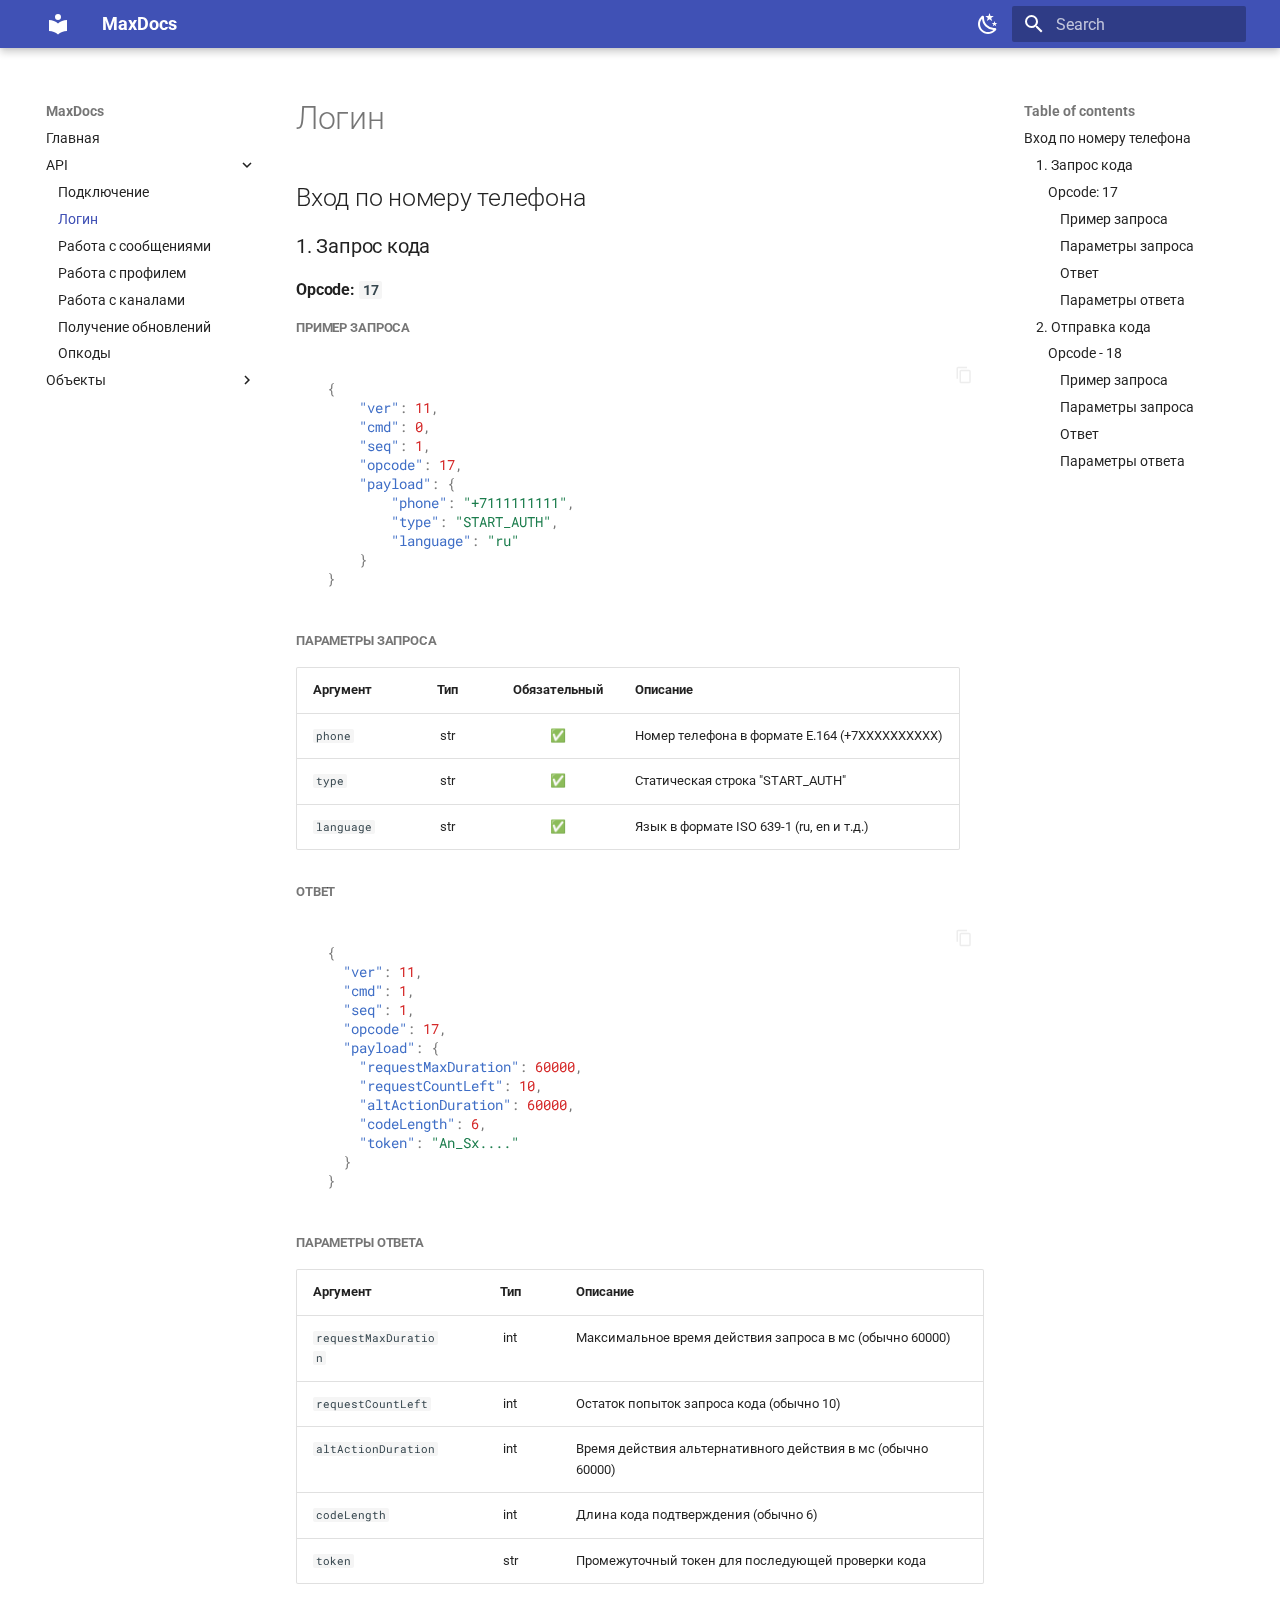
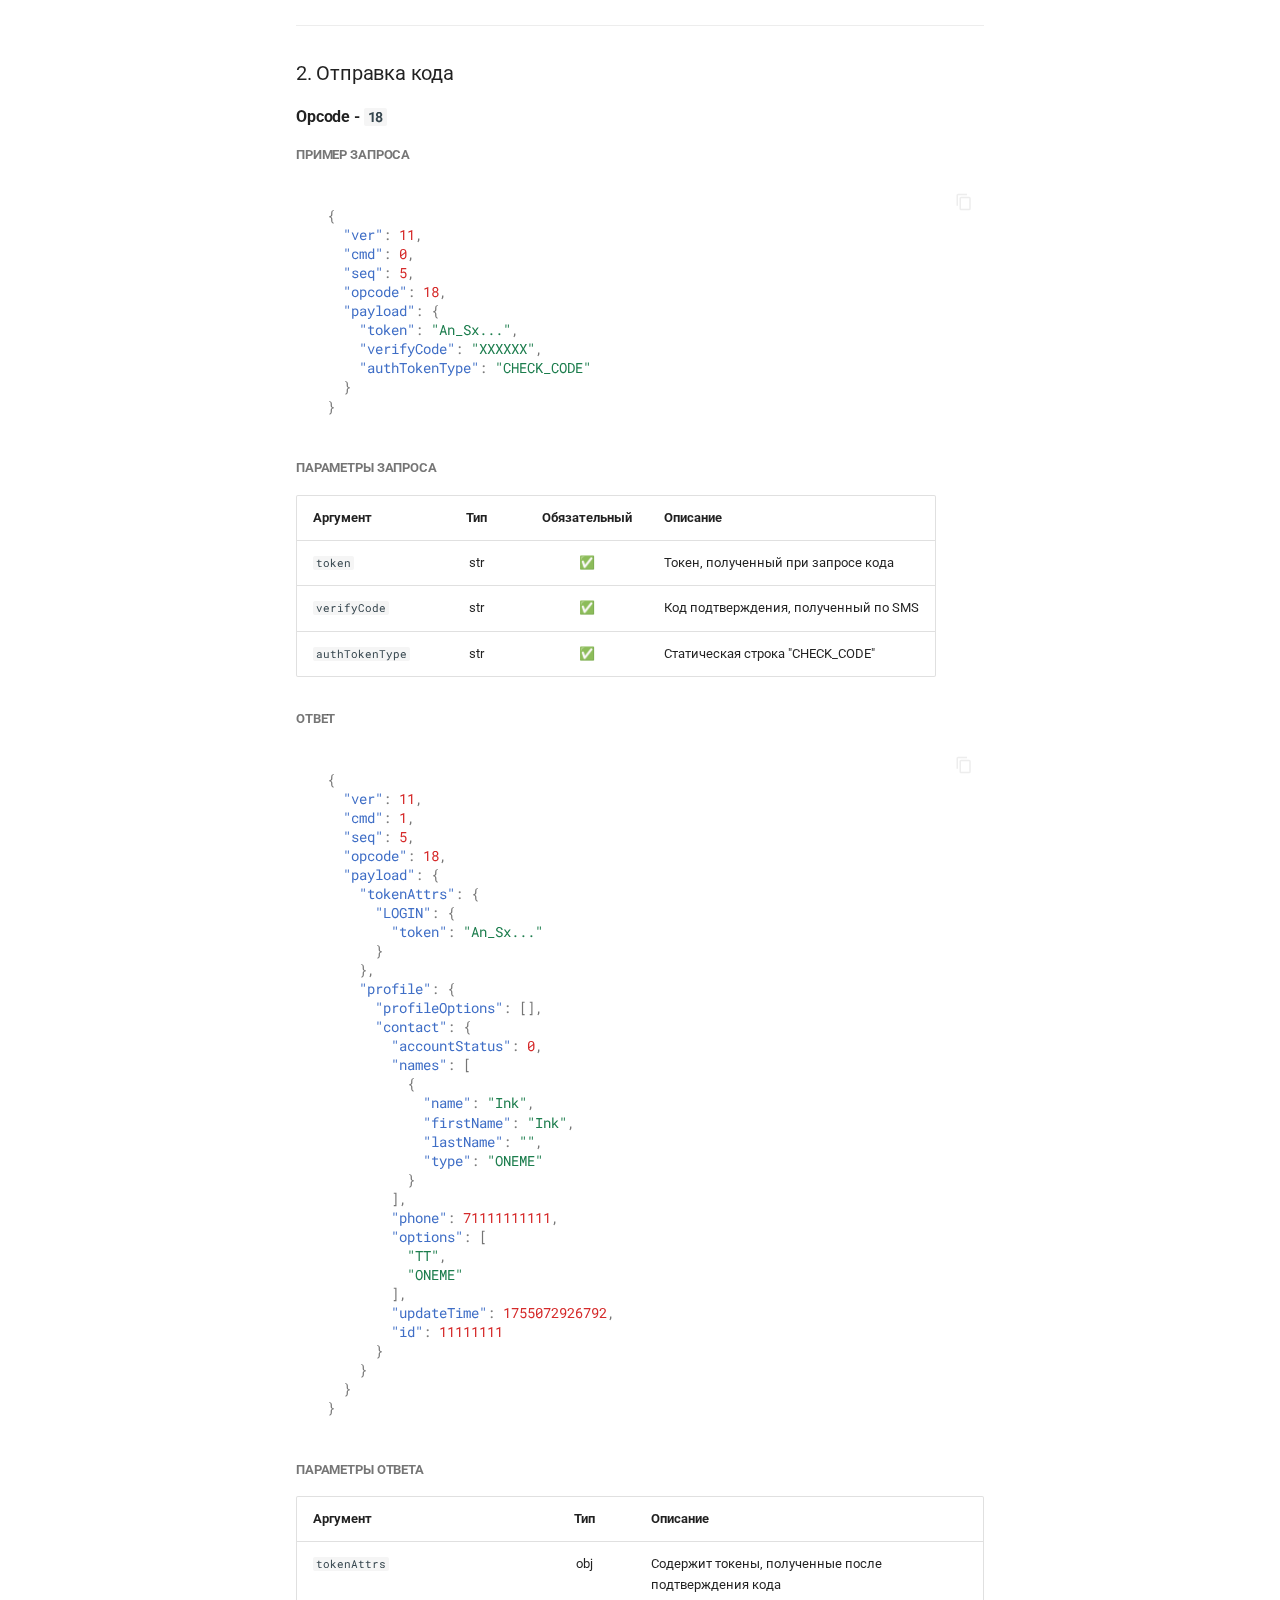
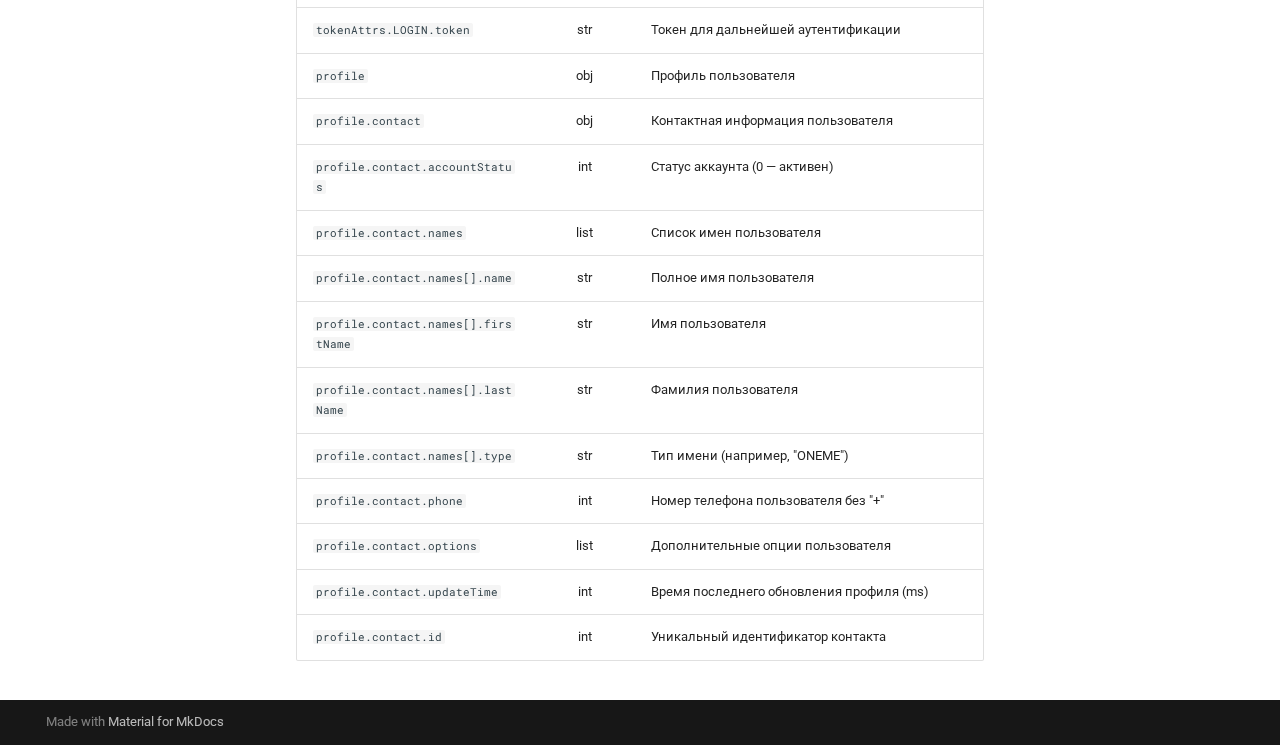
<file: api/login/index.html>
<!doctype html>
<html lang="en" class="no-js">
  <head>
    
      <meta charset="utf-8">
      <meta name="viewport" content="width=device-width,initial-scale=1">
      
      
      
        <link rel="canonical" href="https://ink-developer.github.io/MaxDocs/api/login/">
      
      
        <link rel="prev" href="../conn/">
      
      
        <link rel="next" href="../messages/">
      
      
      <link rel="icon" href="../../img/incon.ico">
      <meta name="generator" content="mkdocs-1.6.1, mkdocs-material-9.6.17">
    
    
      
        <title>Логин - MaxDocs</title>
      
    
    
      <link rel="stylesheet" href="../../assets/stylesheets/main.7e37652d.min.css">
      
        
        <link rel="stylesheet" href="../../assets/stylesheets/palette.06af60db.min.css">
      
      


    
    
      
    
    
      
        
        
        <link rel="preconnect" href="https://fonts.gstatic.com" crossorigin>
        <link rel="stylesheet" href="https://fonts.googleapis.com/css?family=Roboto:300,300i,400,400i,700,700i%7CRoboto+Mono:400,400i,700,700i&display=fallback">
        <style>:root{--md-text-font:"Roboto";--md-code-font:"Roboto Mono"}</style>
      
    
    
      <link rel="stylesheet" href="../../css/codeblock.css">
    
    <script>__md_scope=new URL("../..",location),__md_hash=e=>[...e].reduce(((e,_)=>(e<<5)-e+_.charCodeAt(0)),0),__md_get=(e,_=localStorage,t=__md_scope)=>JSON.parse(_.getItem(t.pathname+"."+e)),__md_set=(e,_,t=localStorage,a=__md_scope)=>{try{t.setItem(a.pathname+"."+e,JSON.stringify(_))}catch(e){}}</script>
    
      

    
    
    
  </head>
  
  
    
    
      
    
    
    
    
    <body dir="ltr" data-md-color-scheme="default" data-md-color-primary="indigo" data-md-color-accent="indigo">
  
    
    <input class="md-toggle" data-md-toggle="drawer" type="checkbox" id="__drawer" autocomplete="off">
    <input class="md-toggle" data-md-toggle="search" type="checkbox" id="__search" autocomplete="off">
    <label class="md-overlay" for="__drawer"></label>
    <div data-md-component="skip">
      
        
        <a href="#_1" class="md-skip">
          Skip to content
        </a>
      
    </div>
    <div data-md-component="announce">
      
    </div>
    
    
      

  

<header class="md-header md-header--shadow" data-md-component="header">
  <nav class="md-header__inner md-grid" aria-label="Header">
    <a href="../.." title="MaxDocs" class="md-header__button md-logo" aria-label="MaxDocs" data-md-component="logo">
      
  
  <svg xmlns="http://www.w3.org/2000/svg" viewBox="0 0 24 24"><path d="M12 8a3 3 0 0 0 3-3 3 3 0 0 0-3-3 3 3 0 0 0-3 3 3 3 0 0 0 3 3m0 3.54C9.64 9.35 6.5 8 3 8v11c3.5 0 6.64 1.35 9 3.54 2.36-2.19 5.5-3.54 9-3.54V8c-3.5 0-6.64 1.35-9 3.54"/></svg>

    </a>
    <label class="md-header__button md-icon" for="__drawer">
      
      <svg xmlns="http://www.w3.org/2000/svg" viewBox="0 0 24 24"><path d="M3 6h18v2H3zm0 5h18v2H3zm0 5h18v2H3z"/></svg>
    </label>
    <div class="md-header__title" data-md-component="header-title">
      <div class="md-header__ellipsis">
        <div class="md-header__topic">
          <span class="md-ellipsis">
            MaxDocs
          </span>
        </div>
        <div class="md-header__topic" data-md-component="header-topic">
          <span class="md-ellipsis">
            
              Логин
            
          </span>
        </div>
      </div>
    </div>
    
      
        <form class="md-header__option" data-md-component="palette">
  
    
    
    
    <input class="md-option" data-md-color-media="" data-md-color-scheme="default" data-md-color-primary="indigo" data-md-color-accent="indigo"  aria-label="Тёмная тема"  type="radio" name="__palette" id="__palette_0">
    
      <label class="md-header__button md-icon" title="Тёмная тема" for="__palette_1" hidden>
        <svg xmlns="http://www.w3.org/2000/svg" viewBox="0 0 24 24"><path d="m17.75 4.09-2.53 1.94.91 3.06-2.63-1.81-2.63 1.81.91-3.06-2.53-1.94L12.44 4l1.06-3 1.06 3zm3.5 6.91-1.64 1.25.59 1.98-1.7-1.17-1.7 1.17.59-1.98L15.75 11l2.06-.05L18.5 9l.69 1.95zm-2.28 4.95c.83-.08 1.72 1.1 1.19 1.85-.32.45-.66.87-1.08 1.27C15.17 23 8.84 23 4.94 19.07c-3.91-3.9-3.91-10.24 0-14.14.4-.4.82-.76 1.27-1.08.75-.53 1.93.36 1.85 1.19-.27 2.86.69 5.83 2.89 8.02a9.96 9.96 0 0 0 8.02 2.89m-1.64 2.02a12.08 12.08 0 0 1-7.8-3.47c-2.17-2.19-3.33-5-3.49-7.82-2.81 3.14-2.7 7.96.31 10.98 3.02 3.01 7.84 3.12 10.98.31"/></svg>
      </label>
    
  
    
    
    
    <input class="md-option" data-md-color-media="" data-md-color-scheme="slate" data-md-color-primary="indigo" data-md-color-accent="indigo"  aria-label="Светлая тема"  type="radio" name="__palette" id="__palette_1">
    
      <label class="md-header__button md-icon" title="Светлая тема" for="__palette_0" hidden>
        <svg xmlns="http://www.w3.org/2000/svg" viewBox="0 0 24 24"><path d="M12 7a5 5 0 0 1 5 5 5 5 0 0 1-5 5 5 5 0 0 1-5-5 5 5 0 0 1 5-5m0 2a3 3 0 0 0-3 3 3 3 0 0 0 3 3 3 3 0 0 0 3-3 3 3 0 0 0-3-3m0-7 2.39 3.42C13.65 5.15 12.84 5 12 5s-1.65.15-2.39.42zM3.34 7l4.16-.35A7.2 7.2 0 0 0 5.94 8.5c-.44.74-.69 1.5-.83 2.29zm.02 10 1.76-3.77a7.131 7.131 0 0 0 2.38 4.14zM20.65 7l-1.77 3.79a7.02 7.02 0 0 0-2.38-4.15zm-.01 10-4.14.36c.59-.51 1.12-1.14 1.54-1.86.42-.73.69-1.5.83-2.29zM12 22l-2.41-3.44c.74.27 1.55.44 2.41.44.82 0 1.63-.17 2.37-.44z"/></svg>
      </label>
    
  
</form>
      
    
    
      <script>var palette=__md_get("__palette");if(palette&&palette.color){if("(prefers-color-scheme)"===palette.color.media){var media=matchMedia("(prefers-color-scheme: light)"),input=document.querySelector(media.matches?"[data-md-color-media='(prefers-color-scheme: light)']":"[data-md-color-media='(prefers-color-scheme: dark)']");palette.color.media=input.getAttribute("data-md-color-media"),palette.color.scheme=input.getAttribute("data-md-color-scheme"),palette.color.primary=input.getAttribute("data-md-color-primary"),palette.color.accent=input.getAttribute("data-md-color-accent")}for(var[key,value]of Object.entries(palette.color))document.body.setAttribute("data-md-color-"+key,value)}</script>
    
    
    
      
      
        <label class="md-header__button md-icon" for="__search">
          
          <svg xmlns="http://www.w3.org/2000/svg" viewBox="0 0 24 24"><path d="M9.5 3A6.5 6.5 0 0 1 16 9.5c0 1.61-.59 3.09-1.56 4.23l.27.27h.79l5 5-1.5 1.5-5-5v-.79l-.27-.27A6.52 6.52 0 0 1 9.5 16 6.5 6.5 0 0 1 3 9.5 6.5 6.5 0 0 1 9.5 3m0 2C7 5 5 7 5 9.5S7 14 9.5 14 14 12 14 9.5 12 5 9.5 5"/></svg>
        </label>
        <div class="md-search" data-md-component="search" role="dialog">
  <label class="md-search__overlay" for="__search"></label>
  <div class="md-search__inner" role="search">
    <form class="md-search__form" name="search">
      <input type="text" class="md-search__input" name="query" aria-label="Search" placeholder="Search" autocapitalize="off" autocorrect="off" autocomplete="off" spellcheck="false" data-md-component="search-query" required>
      <label class="md-search__icon md-icon" for="__search">
        
        <svg xmlns="http://www.w3.org/2000/svg" viewBox="0 0 24 24"><path d="M9.5 3A6.5 6.5 0 0 1 16 9.5c0 1.61-.59 3.09-1.56 4.23l.27.27h.79l5 5-1.5 1.5-5-5v-.79l-.27-.27A6.52 6.52 0 0 1 9.5 16 6.5 6.5 0 0 1 3 9.5 6.5 6.5 0 0 1 9.5 3m0 2C7 5 5 7 5 9.5S7 14 9.5 14 14 12 14 9.5 12 5 9.5 5"/></svg>
        
        <svg xmlns="http://www.w3.org/2000/svg" viewBox="0 0 24 24"><path d="M20 11v2H8l5.5 5.5-1.42 1.42L4.16 12l7.92-7.92L13.5 5.5 8 11z"/></svg>
      </label>
      <nav class="md-search__options" aria-label="Search">
        
        <button type="reset" class="md-search__icon md-icon" title="Clear" aria-label="Clear" tabindex="-1">
          
          <svg xmlns="http://www.w3.org/2000/svg" viewBox="0 0 24 24"><path d="M19 6.41 17.59 5 12 10.59 6.41 5 5 6.41 10.59 12 5 17.59 6.41 19 12 13.41 17.59 19 19 17.59 13.41 12z"/></svg>
        </button>
      </nav>
      
    </form>
    <div class="md-search__output">
      <div class="md-search__scrollwrap" tabindex="0" data-md-scrollfix>
        <div class="md-search-result" data-md-component="search-result">
          <div class="md-search-result__meta">
            Initializing search
          </div>
          <ol class="md-search-result__list" role="presentation"></ol>
        </div>
      </div>
    </div>
  </div>
</div>
      
    
    
  </nav>
  
</header>
    
    <div class="md-container" data-md-component="container">
      
      
        
          
        
      
      <main class="md-main" data-md-component="main">
        <div class="md-main__inner md-grid">
          
            
              
              <div class="md-sidebar md-sidebar--primary" data-md-component="sidebar" data-md-type="navigation" >
                <div class="md-sidebar__scrollwrap">
                  <div class="md-sidebar__inner">
                    



<nav class="md-nav md-nav--primary" aria-label="Navigation" data-md-level="0">
  <label class="md-nav__title" for="__drawer">
    <a href="../.." title="MaxDocs" class="md-nav__button md-logo" aria-label="MaxDocs" data-md-component="logo">
      
  
  <svg xmlns="http://www.w3.org/2000/svg" viewBox="0 0 24 24"><path d="M12 8a3 3 0 0 0 3-3 3 3 0 0 0-3-3 3 3 0 0 0-3 3 3 3 0 0 0 3 3m0 3.54C9.64 9.35 6.5 8 3 8v11c3.5 0 6.64 1.35 9 3.54 2.36-2.19 5.5-3.54 9-3.54V8c-3.5 0-6.64 1.35-9 3.54"/></svg>

    </a>
    MaxDocs
  </label>
  
  <ul class="md-nav__list" data-md-scrollfix>
    
      
      
  
  
  
  
    <li class="md-nav__item">
      <a href="../.." class="md-nav__link">
        
  
  
  <span class="md-ellipsis">
    Главная
    
  </span>
  

      </a>
    </li>
  

    
      
      
  
  
    
  
  
  
    
    
    
    
    
    <li class="md-nav__item md-nav__item--active md-nav__item--nested">
      
        
        
        <input class="md-nav__toggle md-toggle " type="checkbox" id="__nav_2" checked>
        
          
          <label class="md-nav__link" for="__nav_2" id="__nav_2_label" tabindex="0">
            
  
  
  <span class="md-ellipsis">
    API
    
  </span>
  

            <span class="md-nav__icon md-icon"></span>
          </label>
        
        <nav class="md-nav" data-md-level="1" aria-labelledby="__nav_2_label" aria-expanded="true">
          <label class="md-nav__title" for="__nav_2">
            <span class="md-nav__icon md-icon"></span>
            API
          </label>
          <ul class="md-nav__list" data-md-scrollfix>
            
              
                
  
  
  
  
    <li class="md-nav__item">
      <a href="../conn/" class="md-nav__link">
        
  
  
  <span class="md-ellipsis">
    Подключение
    
  </span>
  

      </a>
    </li>
  

              
            
              
                
  
  
    
  
  
  
    <li class="md-nav__item md-nav__item--active">
      
      <input class="md-nav__toggle md-toggle" type="checkbox" id="__toc">
      
      
      
        <label class="md-nav__link md-nav__link--active" for="__toc">
          
  
  
  <span class="md-ellipsis">
    Логин
    
  </span>
  

          <span class="md-nav__icon md-icon"></span>
        </label>
      
      <a href="./" class="md-nav__link md-nav__link--active">
        
  
  
  <span class="md-ellipsis">
    Логин
    
  </span>
  

      </a>
      
        

<nav class="md-nav md-nav--secondary" aria-label="Table of contents">
  
  
  
  
    <label class="md-nav__title" for="__toc">
      <span class="md-nav__icon md-icon"></span>
      Table of contents
    </label>
    <ul class="md-nav__list" data-md-component="toc" data-md-scrollfix>
      
        <li class="md-nav__item">
  <a href="#_1" class="md-nav__link">
    <span class="md-ellipsis">
      Вход по номеру телефона
    </span>
  </a>
  
    <nav class="md-nav" aria-label="Вход по номеру телефона">
      <ul class="md-nav__list">
        
          <li class="md-nav__item">
  <a href="#1" class="md-nav__link">
    <span class="md-ellipsis">
      1. Запрос кода
    </span>
  </a>
  
    <nav class="md-nav" aria-label="1. Запрос кода">
      <ul class="md-nav__list">
        
          <li class="md-nav__item">
  <a href="#opcode-17" class="md-nav__link">
    <span class="md-ellipsis">
      Opcode: 17
    </span>
  </a>
  
    <nav class="md-nav" aria-label="Opcode: 17">
      <ul class="md-nav__list">
        
          <li class="md-nav__item">
  <a href="#_2" class="md-nav__link">
    <span class="md-ellipsis">
      Пример запроса
    </span>
  </a>
  
</li>
        
          <li class="md-nav__item">
  <a href="#_3" class="md-nav__link">
    <span class="md-ellipsis">
      Параметры запроса
    </span>
  </a>
  
</li>
        
          <li class="md-nav__item">
  <a href="#_4" class="md-nav__link">
    <span class="md-ellipsis">
      Ответ
    </span>
  </a>
  
</li>
        
          <li class="md-nav__item">
  <a href="#_5" class="md-nav__link">
    <span class="md-ellipsis">
      Параметры ответа
    </span>
  </a>
  
</li>
        
      </ul>
    </nav>
  
</li>
        
      </ul>
    </nav>
  
</li>
        
          <li class="md-nav__item">
  <a href="#2" class="md-nav__link">
    <span class="md-ellipsis">
      2. Отправка кода
    </span>
  </a>
  
    <nav class="md-nav" aria-label="2. Отправка кода">
      <ul class="md-nav__list">
        
          <li class="md-nav__item">
  <a href="#opcode-18" class="md-nav__link">
    <span class="md-ellipsis">
      Opcode - 18
    </span>
  </a>
  
    <nav class="md-nav" aria-label="Opcode - 18">
      <ul class="md-nav__list">
        
          <li class="md-nav__item">
  <a href="#_6" class="md-nav__link">
    <span class="md-ellipsis">
      Пример запроса
    </span>
  </a>
  
</li>
        
          <li class="md-nav__item">
  <a href="#_7" class="md-nav__link">
    <span class="md-ellipsis">
      Параметры запроса
    </span>
  </a>
  
</li>
        
          <li class="md-nav__item">
  <a href="#_8" class="md-nav__link">
    <span class="md-ellipsis">
      Ответ
    </span>
  </a>
  
</li>
        
          <li class="md-nav__item">
  <a href="#_9" class="md-nav__link">
    <span class="md-ellipsis">
      Параметры ответа
    </span>
  </a>
  
</li>
        
      </ul>
    </nav>
  
</li>
        
      </ul>
    </nav>
  
</li>
        
      </ul>
    </nav>
  
</li>
      
    </ul>
  
</nav>
      
    </li>
  

              
            
              
                
  
  
  
  
    <li class="md-nav__item">
      <a href="../messages/" class="md-nav__link">
        
  
  
  <span class="md-ellipsis">
    Работа с сообщениями
    
  </span>
  

      </a>
    </li>
  

              
            
              
                
  
  
  
  
    <li class="md-nav__item">
      <a href="../profile/" class="md-nav__link">
        
  
  
  <span class="md-ellipsis">
    Работа с профилем
    
  </span>
  

      </a>
    </li>
  

              
            
              
                
  
  
  
  
    <li class="md-nav__item">
      <a href="../channels/" class="md-nav__link">
        
  
  
  <span class="md-ellipsis">
    Работа с каналами
    
  </span>
  

      </a>
    </li>
  

              
            
              
                
  
  
  
  
    <li class="md-nav__item">
      <a href="../updates/" class="md-nav__link">
        
  
  
  <span class="md-ellipsis">
    Получение обновлений
    
  </span>
  

      </a>
    </li>
  

              
            
              
                
  
  
  
  
    <li class="md-nav__item">
      <a href="../opcodes/" class="md-nav__link">
        
  
  
  <span class="md-ellipsis">
    Опкоды
    
  </span>
  

      </a>
    </li>
  

              
            
          </ul>
        </nav>
      
    </li>
  

    
      
      
  
  
  
  
    
    
    
    
    
    <li class="md-nav__item md-nav__item--nested">
      
        
        
        <input class="md-nav__toggle md-toggle " type="checkbox" id="__nav_3" >
        
          
          <label class="md-nav__link" for="__nav_3" id="__nav_3_label" tabindex="0">
            
  
  
  <span class="md-ellipsis">
    Объекты
    
  </span>
  

            <span class="md-nav__icon md-icon"></span>
          </label>
        
        <nav class="md-nav" data-md-level="1" aria-labelledby="__nav_3_label" aria-expanded="false">
          <label class="md-nav__title" for="__nav_3">
            <span class="md-nav__icon md-icon"></span>
            Объекты
          </label>
          <ul class="md-nav__list" data-md-scrollfix>
            
              
                
  
  
  
  
    <li class="md-nav__item">
      <a href="../../objects/chat/" class="md-nav__link">
        
  
  
  <span class="md-ellipsis">
    Чат
    
  </span>
  

      </a>
    </li>
  

              
            
              
                
  
  
  
  
    <li class="md-nav__item">
      <a href="../../objects/user_message/" class="md-nav__link">
        
  
  
  <span class="md-ellipsis">
    Сообщение от юзера
    
  </span>
  

      </a>
    </li>
  

              
            
              
                
  
  
  
  
    <li class="md-nav__item">
      <a href="../../objects/reaction_info/" class="md-nav__link">
        
  
  
  <span class="md-ellipsis">
    Информация о реакциях
    
  </span>
  

      </a>
    </li>
  

              
            
          </ul>
        </nav>
      
    </li>
  

    
  </ul>
</nav>
                  </div>
                </div>
              </div>
            
            
              
              <div class="md-sidebar md-sidebar--secondary" data-md-component="sidebar" data-md-type="toc" >
                <div class="md-sidebar__scrollwrap">
                  <div class="md-sidebar__inner">
                    

<nav class="md-nav md-nav--secondary" aria-label="Table of contents">
  
  
  
  
    <label class="md-nav__title" for="__toc">
      <span class="md-nav__icon md-icon"></span>
      Table of contents
    </label>
    <ul class="md-nav__list" data-md-component="toc" data-md-scrollfix>
      
        <li class="md-nav__item">
  <a href="#_1" class="md-nav__link">
    <span class="md-ellipsis">
      Вход по номеру телефона
    </span>
  </a>
  
    <nav class="md-nav" aria-label="Вход по номеру телефона">
      <ul class="md-nav__list">
        
          <li class="md-nav__item">
  <a href="#1" class="md-nav__link">
    <span class="md-ellipsis">
      1. Запрос кода
    </span>
  </a>
  
    <nav class="md-nav" aria-label="1. Запрос кода">
      <ul class="md-nav__list">
        
          <li class="md-nav__item">
  <a href="#opcode-17" class="md-nav__link">
    <span class="md-ellipsis">
      Opcode: 17
    </span>
  </a>
  
    <nav class="md-nav" aria-label="Opcode: 17">
      <ul class="md-nav__list">
        
          <li class="md-nav__item">
  <a href="#_2" class="md-nav__link">
    <span class="md-ellipsis">
      Пример запроса
    </span>
  </a>
  
</li>
        
          <li class="md-nav__item">
  <a href="#_3" class="md-nav__link">
    <span class="md-ellipsis">
      Параметры запроса
    </span>
  </a>
  
</li>
        
          <li class="md-nav__item">
  <a href="#_4" class="md-nav__link">
    <span class="md-ellipsis">
      Ответ
    </span>
  </a>
  
</li>
        
          <li class="md-nav__item">
  <a href="#_5" class="md-nav__link">
    <span class="md-ellipsis">
      Параметры ответа
    </span>
  </a>
  
</li>
        
      </ul>
    </nav>
  
</li>
        
      </ul>
    </nav>
  
</li>
        
          <li class="md-nav__item">
  <a href="#2" class="md-nav__link">
    <span class="md-ellipsis">
      2. Отправка кода
    </span>
  </a>
  
    <nav class="md-nav" aria-label="2. Отправка кода">
      <ul class="md-nav__list">
        
          <li class="md-nav__item">
  <a href="#opcode-18" class="md-nav__link">
    <span class="md-ellipsis">
      Opcode - 18
    </span>
  </a>
  
    <nav class="md-nav" aria-label="Opcode - 18">
      <ul class="md-nav__list">
        
          <li class="md-nav__item">
  <a href="#_6" class="md-nav__link">
    <span class="md-ellipsis">
      Пример запроса
    </span>
  </a>
  
</li>
        
          <li class="md-nav__item">
  <a href="#_7" class="md-nav__link">
    <span class="md-ellipsis">
      Параметры запроса
    </span>
  </a>
  
</li>
        
          <li class="md-nav__item">
  <a href="#_8" class="md-nav__link">
    <span class="md-ellipsis">
      Ответ
    </span>
  </a>
  
</li>
        
          <li class="md-nav__item">
  <a href="#_9" class="md-nav__link">
    <span class="md-ellipsis">
      Параметры ответа
    </span>
  </a>
  
</li>
        
      </ul>
    </nav>
  
</li>
        
      </ul>
    </nav>
  
</li>
        
      </ul>
    </nav>
  
</li>
      
    </ul>
  
</nav>
                  </div>
                </div>
              </div>
            
          
          
            <div class="md-content" data-md-component="content">
              <article class="md-content__inner md-typeset">
                
                  



  <h1>Логин</h1>

<h2 id="_1">Вход по номеру телефона</h2>
<h3 id="1">1. Запрос кода</h3>
<h4 id="opcode-17">Opcode: <code>17</code></h4>
<h5 id="_2">Пример запроса</h5>
<div class="highlight"><pre><span></span><code><span class="p">{</span>
<span class="w">    </span><span class="nt">&quot;ver&quot;</span><span class="p">:</span><span class="w"> </span><span class="mi">11</span><span class="p">,</span>
<span class="w">    </span><span class="nt">&quot;cmd&quot;</span><span class="p">:</span><span class="w"> </span><span class="mi">0</span><span class="p">,</span>
<span class="w">    </span><span class="nt">&quot;seq&quot;</span><span class="p">:</span><span class="w"> </span><span class="mi">1</span><span class="p">,</span>
<span class="w">    </span><span class="nt">&quot;opcode&quot;</span><span class="p">:</span><span class="w"> </span><span class="mi">17</span><span class="p">,</span>
<span class="w">    </span><span class="nt">&quot;payload&quot;</span><span class="p">:</span><span class="w"> </span><span class="p">{</span>
<span class="w">        </span><span class="nt">&quot;phone&quot;</span><span class="p">:</span><span class="w"> </span><span class="s2">&quot;+7111111111&quot;</span><span class="p">,</span>
<span class="w">        </span><span class="nt">&quot;type&quot;</span><span class="p">:</span><span class="w"> </span><span class="s2">&quot;START_AUTH&quot;</span><span class="p">,</span>
<span class="w">        </span><span class="nt">&quot;language&quot;</span><span class="p">:</span><span class="w"> </span><span class="s2">&quot;ru&quot;</span>
<span class="w">    </span><span class="p">}</span>
<span class="p">}</span>
</code></pre></div>
<h5 id="_3">Параметры запроса</h5>
<table>
<thead>
<tr>
<th style="text-align: left;">Аргумент</th>
<th style="text-align: center;">Тип</th>
<th style="text-align: center;">Обязательный</th>
<th style="text-align: left;">Описание</th>
</tr>
</thead>
<tbody>
<tr>
<td style="text-align: left;"><code>phone</code></td>
<td style="text-align: center;">str</td>
<td style="text-align: center;">✅</td>
<td style="text-align: left;">Номер телефона в формате E.164 (+7XXXXXXXXXX)</td>
</tr>
<tr>
<td style="text-align: left;"><code>type</code></td>
<td style="text-align: center;">str</td>
<td style="text-align: center;">✅</td>
<td style="text-align: left;">Статическая строка "START_AUTH"</td>
</tr>
<tr>
<td style="text-align: left;"><code>language</code></td>
<td style="text-align: center;">str</td>
<td style="text-align: center;">✅</td>
<td style="text-align: left;">Язык в формате ISO 639-1 (ru, en и т.д.)</td>
</tr>
</tbody>
</table>
<h5 id="_4">Ответ</h5>
<div class="highlight"><pre><span></span><code><span class="p">{</span>
<span class="w">  </span><span class="nt">&quot;ver&quot;</span><span class="p">:</span><span class="w"> </span><span class="mi">11</span><span class="p">,</span>
<span class="w">  </span><span class="nt">&quot;cmd&quot;</span><span class="p">:</span><span class="w"> </span><span class="mi">1</span><span class="p">,</span>
<span class="w">  </span><span class="nt">&quot;seq&quot;</span><span class="p">:</span><span class="w"> </span><span class="mi">1</span><span class="p">,</span>
<span class="w">  </span><span class="nt">&quot;opcode&quot;</span><span class="p">:</span><span class="w"> </span><span class="mi">17</span><span class="p">,</span>
<span class="w">  </span><span class="nt">&quot;payload&quot;</span><span class="p">:</span><span class="w"> </span><span class="p">{</span>
<span class="w">    </span><span class="nt">&quot;requestMaxDuration&quot;</span><span class="p">:</span><span class="w"> </span><span class="mi">60000</span><span class="p">,</span>
<span class="w">    </span><span class="nt">&quot;requestCountLeft&quot;</span><span class="p">:</span><span class="w"> </span><span class="mi">10</span><span class="p">,</span>
<span class="w">    </span><span class="nt">&quot;altActionDuration&quot;</span><span class="p">:</span><span class="w"> </span><span class="mi">60000</span><span class="p">,</span>
<span class="w">    </span><span class="nt">&quot;codeLength&quot;</span><span class="p">:</span><span class="w"> </span><span class="mi">6</span><span class="p">,</span>
<span class="w">    </span><span class="nt">&quot;token&quot;</span><span class="p">:</span><span class="w"> </span><span class="s2">&quot;An_Sx....&quot;</span>
<span class="w">  </span><span class="p">}</span>
<span class="p">}</span>
</code></pre></div>
<h5 id="_5">Параметры ответа</h5>
<table>
<thead>
<tr>
<th style="text-align: left;">Аргумент</th>
<th style="text-align: center;">Тип</th>
<th style="text-align: left;">Описание</th>
</tr>
</thead>
<tbody>
<tr>
<td style="text-align: left;"><code>requestMaxDuration</code></td>
<td style="text-align: center;">int</td>
<td style="text-align: left;">Максимальное время действия запроса в мс (обычно 60000)</td>
</tr>
<tr>
<td style="text-align: left;"><code>requestCountLeft</code></td>
<td style="text-align: center;">int</td>
<td style="text-align: left;">Остаток попыток запроса кода (обычно 10)</td>
</tr>
<tr>
<td style="text-align: left;"><code>altActionDuration</code></td>
<td style="text-align: center;">int</td>
<td style="text-align: left;">Время действия альтернативного действия в мс (обычно 60000)</td>
</tr>
<tr>
<td style="text-align: left;"><code>codeLength</code></td>
<td style="text-align: center;">int</td>
<td style="text-align: left;">Длина кода подтверждения (обычно 6)</td>
</tr>
<tr>
<td style="text-align: left;"><code>token</code></td>
<td style="text-align: center;">str</td>
<td style="text-align: left;">Промежуточный токен для последующей проверки кода</td>
</tr>
</tbody>
</table>
<hr />
<h3 id="2">2. Отправка кода</h3>
<h4 id="opcode-18">Opcode - <code>18</code></h4>
<h5 id="_6">Пример запроса</h5>
<div class="highlight"><pre><span></span><code><span class="p">{</span>
<span class="w">  </span><span class="nt">&quot;ver&quot;</span><span class="p">:</span><span class="w"> </span><span class="mi">11</span><span class="p">,</span>
<span class="w">  </span><span class="nt">&quot;cmd&quot;</span><span class="p">:</span><span class="w"> </span><span class="mi">0</span><span class="p">,</span>
<span class="w">  </span><span class="nt">&quot;seq&quot;</span><span class="p">:</span><span class="w"> </span><span class="mi">5</span><span class="p">,</span>
<span class="w">  </span><span class="nt">&quot;opcode&quot;</span><span class="p">:</span><span class="w"> </span><span class="mi">18</span><span class="p">,</span>
<span class="w">  </span><span class="nt">&quot;payload&quot;</span><span class="p">:</span><span class="w"> </span><span class="p">{</span>
<span class="w">    </span><span class="nt">&quot;token&quot;</span><span class="p">:</span><span class="w"> </span><span class="s2">&quot;An_Sx...&quot;</span><span class="p">,</span>
<span class="w">    </span><span class="nt">&quot;verifyCode&quot;</span><span class="p">:</span><span class="w"> </span><span class="s2">&quot;XXXXXX&quot;</span><span class="p">,</span>
<span class="w">    </span><span class="nt">&quot;authTokenType&quot;</span><span class="p">:</span><span class="w"> </span><span class="s2">&quot;CHECK_CODE&quot;</span>
<span class="w">  </span><span class="p">}</span>
<span class="p">}</span>
</code></pre></div>
<h5 id="_7">Параметры запроса</h5>
<table>
<thead>
<tr>
<th style="text-align: left;">Аргумент</th>
<th style="text-align: center;">Тип</th>
<th style="text-align: center;">Обязательный</th>
<th style="text-align: left;">Описание</th>
</tr>
</thead>
<tbody>
<tr>
<td style="text-align: left;"><code>token</code></td>
<td style="text-align: center;">str</td>
<td style="text-align: center;">✅</td>
<td style="text-align: left;">Токен, полученный при запросе кода</td>
</tr>
<tr>
<td style="text-align: left;"><code>verifyCode</code></td>
<td style="text-align: center;">str</td>
<td style="text-align: center;">✅</td>
<td style="text-align: left;">Код подтверждения, полученный по SMS</td>
</tr>
<tr>
<td style="text-align: left;"><code>authTokenType</code></td>
<td style="text-align: center;">str</td>
<td style="text-align: center;">✅</td>
<td style="text-align: left;">Статическая строка "CHECK_CODE"</td>
</tr>
</tbody>
</table>
<h5 id="_8">Ответ</h5>
<div class="highlight"><pre><span></span><code><span class="p">{</span>
<span class="w">  </span><span class="nt">&quot;ver&quot;</span><span class="p">:</span><span class="w"> </span><span class="mi">11</span><span class="p">,</span>
<span class="w">  </span><span class="nt">&quot;cmd&quot;</span><span class="p">:</span><span class="w"> </span><span class="mi">1</span><span class="p">,</span>
<span class="w">  </span><span class="nt">&quot;seq&quot;</span><span class="p">:</span><span class="w"> </span><span class="mi">5</span><span class="p">,</span>
<span class="w">  </span><span class="nt">&quot;opcode&quot;</span><span class="p">:</span><span class="w"> </span><span class="mi">18</span><span class="p">,</span>
<span class="w">  </span><span class="nt">&quot;payload&quot;</span><span class="p">:</span><span class="w"> </span><span class="p">{</span>
<span class="w">    </span><span class="nt">&quot;tokenAttrs&quot;</span><span class="p">:</span><span class="w"> </span><span class="p">{</span>
<span class="w">      </span><span class="nt">&quot;LOGIN&quot;</span><span class="p">:</span><span class="w"> </span><span class="p">{</span>
<span class="w">        </span><span class="nt">&quot;token&quot;</span><span class="p">:</span><span class="w"> </span><span class="s2">&quot;An_Sx...&quot;</span>
<span class="w">      </span><span class="p">}</span>
<span class="w">    </span><span class="p">},</span>
<span class="w">    </span><span class="nt">&quot;profile&quot;</span><span class="p">:</span><span class="w"> </span><span class="p">{</span>
<span class="w">      </span><span class="nt">&quot;profileOptions&quot;</span><span class="p">:</span><span class="w"> </span><span class="p">[],</span>
<span class="w">      </span><span class="nt">&quot;contact&quot;</span><span class="p">:</span><span class="w"> </span><span class="p">{</span>
<span class="w">        </span><span class="nt">&quot;accountStatus&quot;</span><span class="p">:</span><span class="w"> </span><span class="mi">0</span><span class="p">,</span>
<span class="w">        </span><span class="nt">&quot;names&quot;</span><span class="p">:</span><span class="w"> </span><span class="p">[</span>
<span class="w">          </span><span class="p">{</span>
<span class="w">            </span><span class="nt">&quot;name&quot;</span><span class="p">:</span><span class="w"> </span><span class="s2">&quot;Ink&quot;</span><span class="p">,</span>
<span class="w">            </span><span class="nt">&quot;firstName&quot;</span><span class="p">:</span><span class="w"> </span><span class="s2">&quot;Ink&quot;</span><span class="p">,</span>
<span class="w">            </span><span class="nt">&quot;lastName&quot;</span><span class="p">:</span><span class="w"> </span><span class="s2">&quot;&quot;</span><span class="p">,</span>
<span class="w">            </span><span class="nt">&quot;type&quot;</span><span class="p">:</span><span class="w"> </span><span class="s2">&quot;ONEME&quot;</span>
<span class="w">          </span><span class="p">}</span>
<span class="w">        </span><span class="p">],</span>
<span class="w">        </span><span class="nt">&quot;phone&quot;</span><span class="p">:</span><span class="w"> </span><span class="mi">71111111111</span><span class="p">,</span>
<span class="w">        </span><span class="nt">&quot;options&quot;</span><span class="p">:</span><span class="w"> </span><span class="p">[</span>
<span class="w">          </span><span class="s2">&quot;TT&quot;</span><span class="p">,</span>
<span class="w">          </span><span class="s2">&quot;ONEME&quot;</span>
<span class="w">        </span><span class="p">],</span>
<span class="w">        </span><span class="nt">&quot;updateTime&quot;</span><span class="p">:</span><span class="w"> </span><span class="mi">1755072926792</span><span class="p">,</span>
<span class="w">        </span><span class="nt">&quot;id&quot;</span><span class="p">:</span><span class="w"> </span><span class="mi">11111111</span>
<span class="w">      </span><span class="p">}</span>
<span class="w">    </span><span class="p">}</span>
<span class="w">  </span><span class="p">}</span>
<span class="p">}</span>
</code></pre></div>
<h5 id="_9">Параметры ответа</h5>
<table>
<thead>
<tr>
<th style="text-align: left;">Аргумент</th>
<th style="text-align: center;">Тип</th>
<th style="text-align: left;">Описание</th>
</tr>
</thead>
<tbody>
<tr>
<td style="text-align: left;"><code>tokenAttrs</code></td>
<td style="text-align: center;">obj</td>
<td style="text-align: left;">Содержит токены, полученные после подтверждения кода</td>
</tr>
<tr>
<td style="text-align: left;"><code>tokenAttrs.LOGIN.token</code></td>
<td style="text-align: center;">str</td>
<td style="text-align: left;">Токен для дальнейшей аутентификации</td>
</tr>
<tr>
<td style="text-align: left;"><code>profile</code></td>
<td style="text-align: center;">obj</td>
<td style="text-align: left;">Профиль пользователя</td>
</tr>
<tr>
<td style="text-align: left;"><code>profile.contact</code></td>
<td style="text-align: center;">obj</td>
<td style="text-align: left;">Контактная информация пользователя</td>
</tr>
<tr>
<td style="text-align: left;"><code>profile.contact.accountStatus</code></td>
<td style="text-align: center;">int</td>
<td style="text-align: left;">Статус аккаунта (0 — активен)</td>
</tr>
<tr>
<td style="text-align: left;"><code>profile.contact.names</code></td>
<td style="text-align: center;">list</td>
<td style="text-align: left;">Список имен пользователя</td>
</tr>
<tr>
<td style="text-align: left;"><code>profile.contact.names[].name</code></td>
<td style="text-align: center;">str</td>
<td style="text-align: left;">Полное имя пользователя</td>
</tr>
<tr>
<td style="text-align: left;"><code>profile.contact.names[].firstName</code></td>
<td style="text-align: center;">str</td>
<td style="text-align: left;">Имя пользователя</td>
</tr>
<tr>
<td style="text-align: left;"><code>profile.contact.names[].lastName</code></td>
<td style="text-align: center;">str</td>
<td style="text-align: left;">Фамилия пользователя</td>
</tr>
<tr>
<td style="text-align: left;"><code>profile.contact.names[].type</code></td>
<td style="text-align: center;">str</td>
<td style="text-align: left;">Тип имени (например, "ONEME")</td>
</tr>
<tr>
<td style="text-align: left;"><code>profile.contact.phone</code></td>
<td style="text-align: center;">int</td>
<td style="text-align: left;">Номер телефона пользователя без "+"</td>
</tr>
<tr>
<td style="text-align: left;"><code>profile.contact.options</code></td>
<td style="text-align: center;">list</td>
<td style="text-align: left;">Дополнительные опции пользователя</td>
</tr>
<tr>
<td style="text-align: left;"><code>profile.contact.updateTime</code></td>
<td style="text-align: center;">int</td>
<td style="text-align: left;">Время последнего обновления профиля (ms)</td>
</tr>
<tr>
<td style="text-align: left;"><code>profile.contact.id</code></td>
<td style="text-align: center;">int</td>
<td style="text-align: left;">Уникальный идентификатор контакта</td>
</tr>
</tbody>
</table>












                
              </article>
            </div>
          
          
<script>var target=document.getElementById(location.hash.slice(1));target&&target.name&&(target.checked=target.name.startsWith("__tabbed_"))</script>
        </div>
        
      </main>
      
        <footer class="md-footer">
  
  <div class="md-footer-meta md-typeset">
    <div class="md-footer-meta__inner md-grid">
      <div class="md-copyright">
  
  
    Made with
    <a href="https://squidfunk.github.io/mkdocs-material/" target="_blank" rel="noopener">
      Material for MkDocs
    </a>
  
</div>
      
    </div>
  </div>
</footer>
      
    </div>
    <div class="md-dialog" data-md-component="dialog">
      <div class="md-dialog__inner md-typeset"></div>
    </div>
    
    
    
      
      <script id="__config" type="application/json">{"base": "../..", "features": ["content.code.copy", "content.code.select"], "search": "../../assets/javascripts/workers/search.973d3a69.min.js", "tags": null, "translations": {"clipboard.copied": "Copied to clipboard", "clipboard.copy": "Copy to clipboard", "search.result.more.one": "1 more on this page", "search.result.more.other": "# more on this page", "search.result.none": "No matching documents", "search.result.one": "1 matching document", "search.result.other": "# matching documents", "search.result.placeholder": "Type to start searching", "search.result.term.missing": "Missing", "select.version": "Select version"}, "version": null}</script>
    
    
      <script src="../../assets/javascripts/bundle.92b07e13.min.js"></script>
      
    
  </body>
</html>
</file>
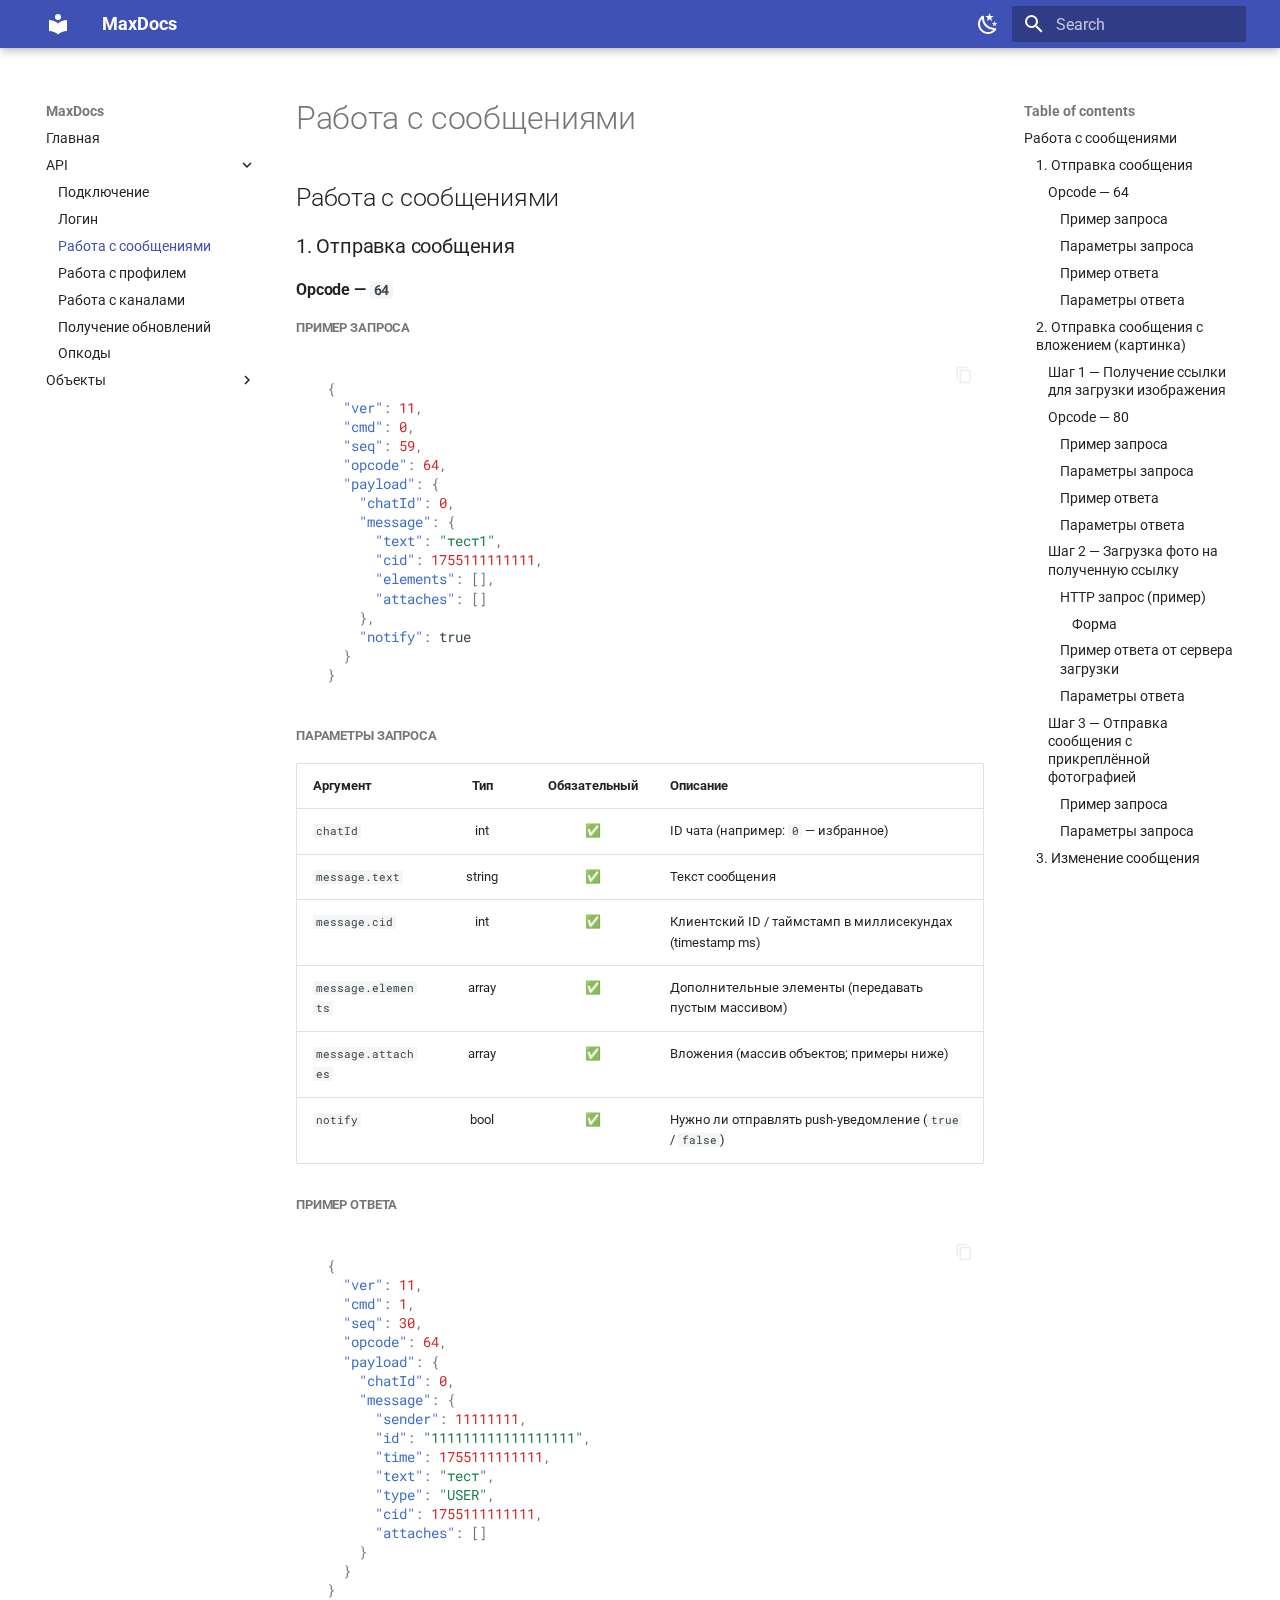
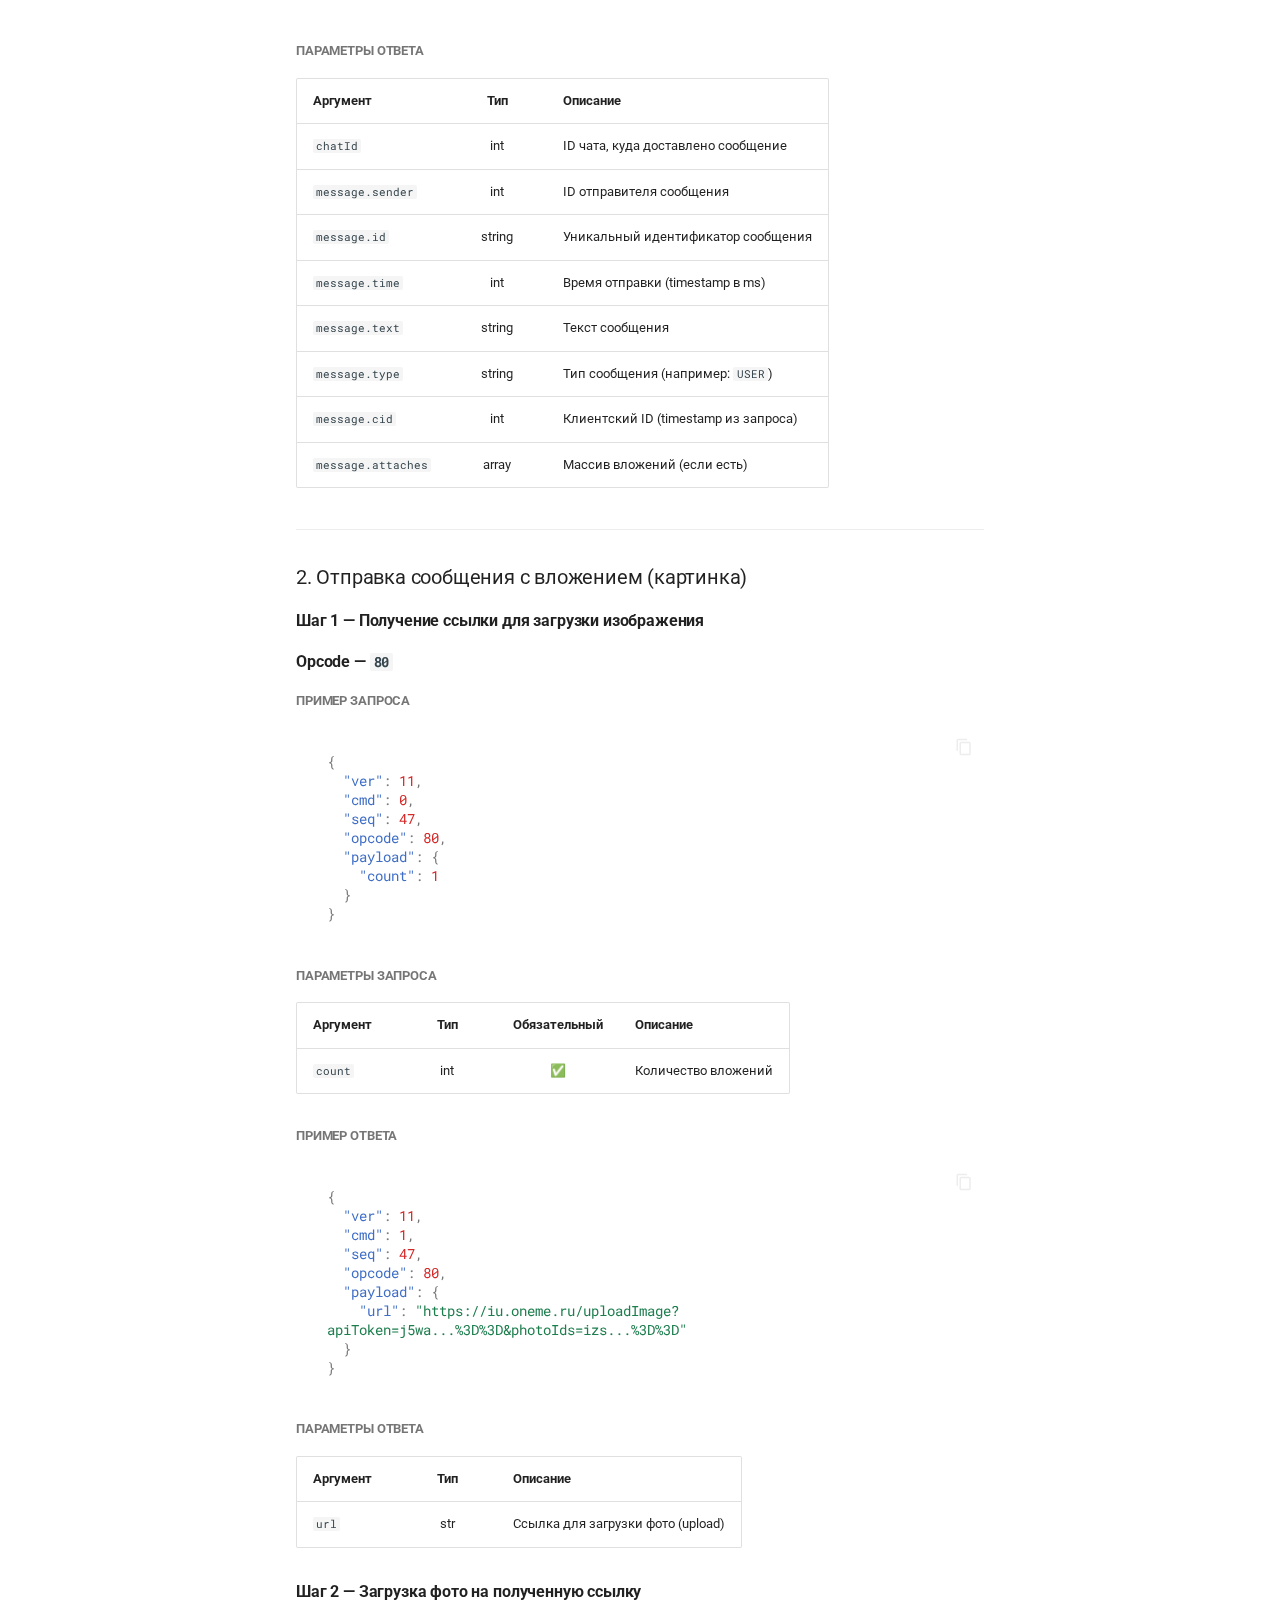
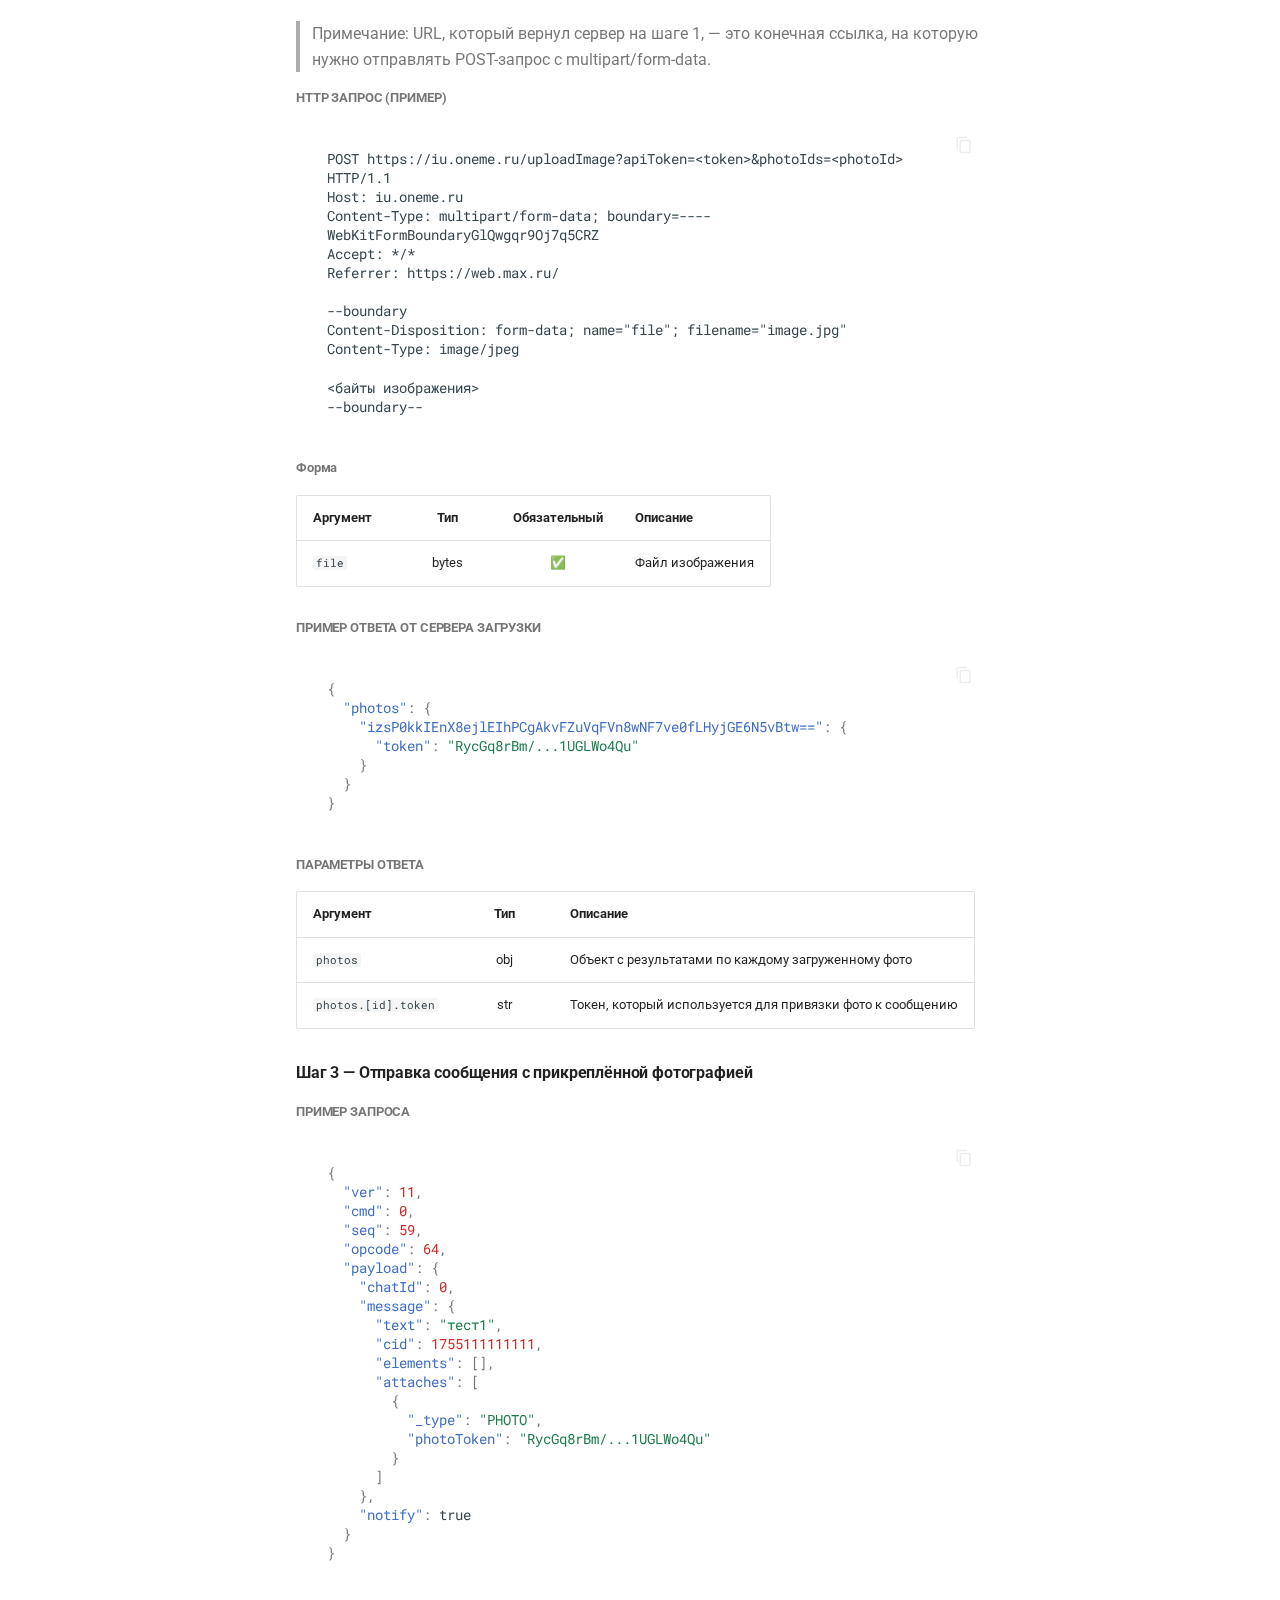
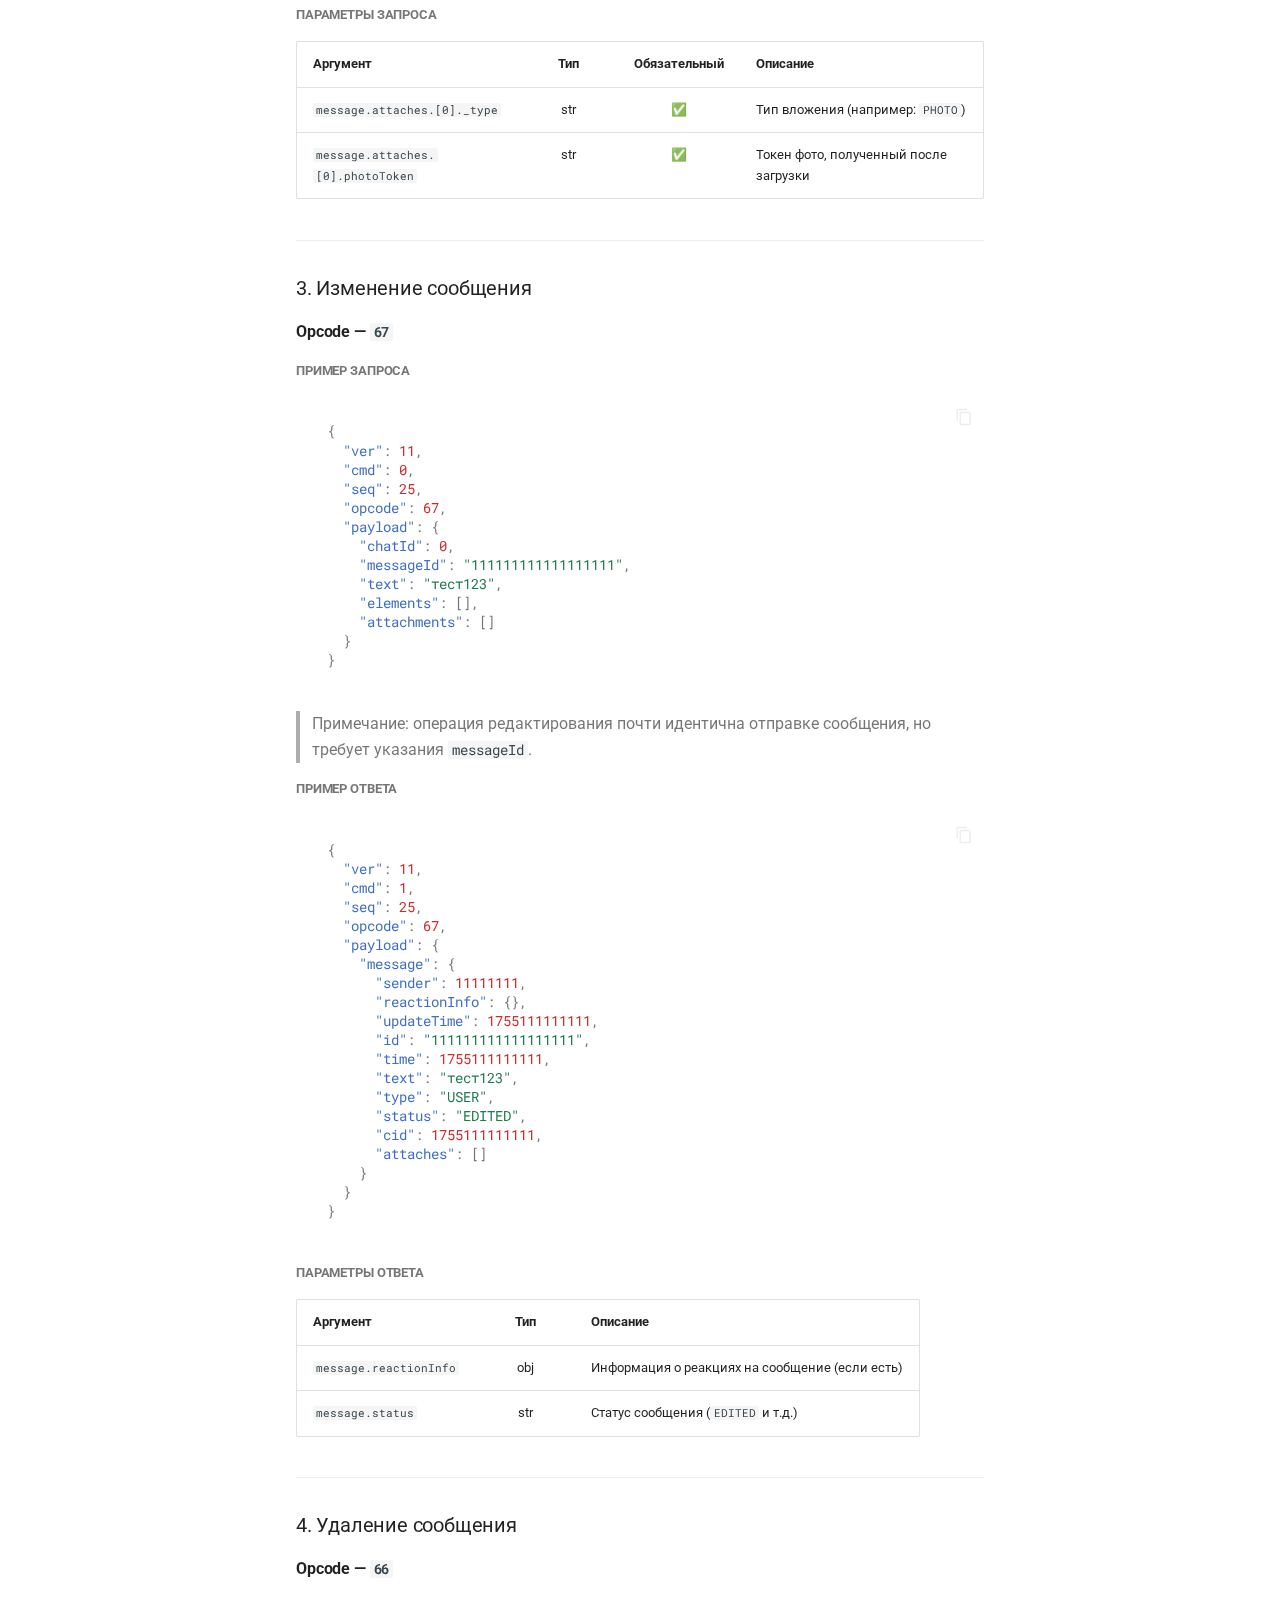
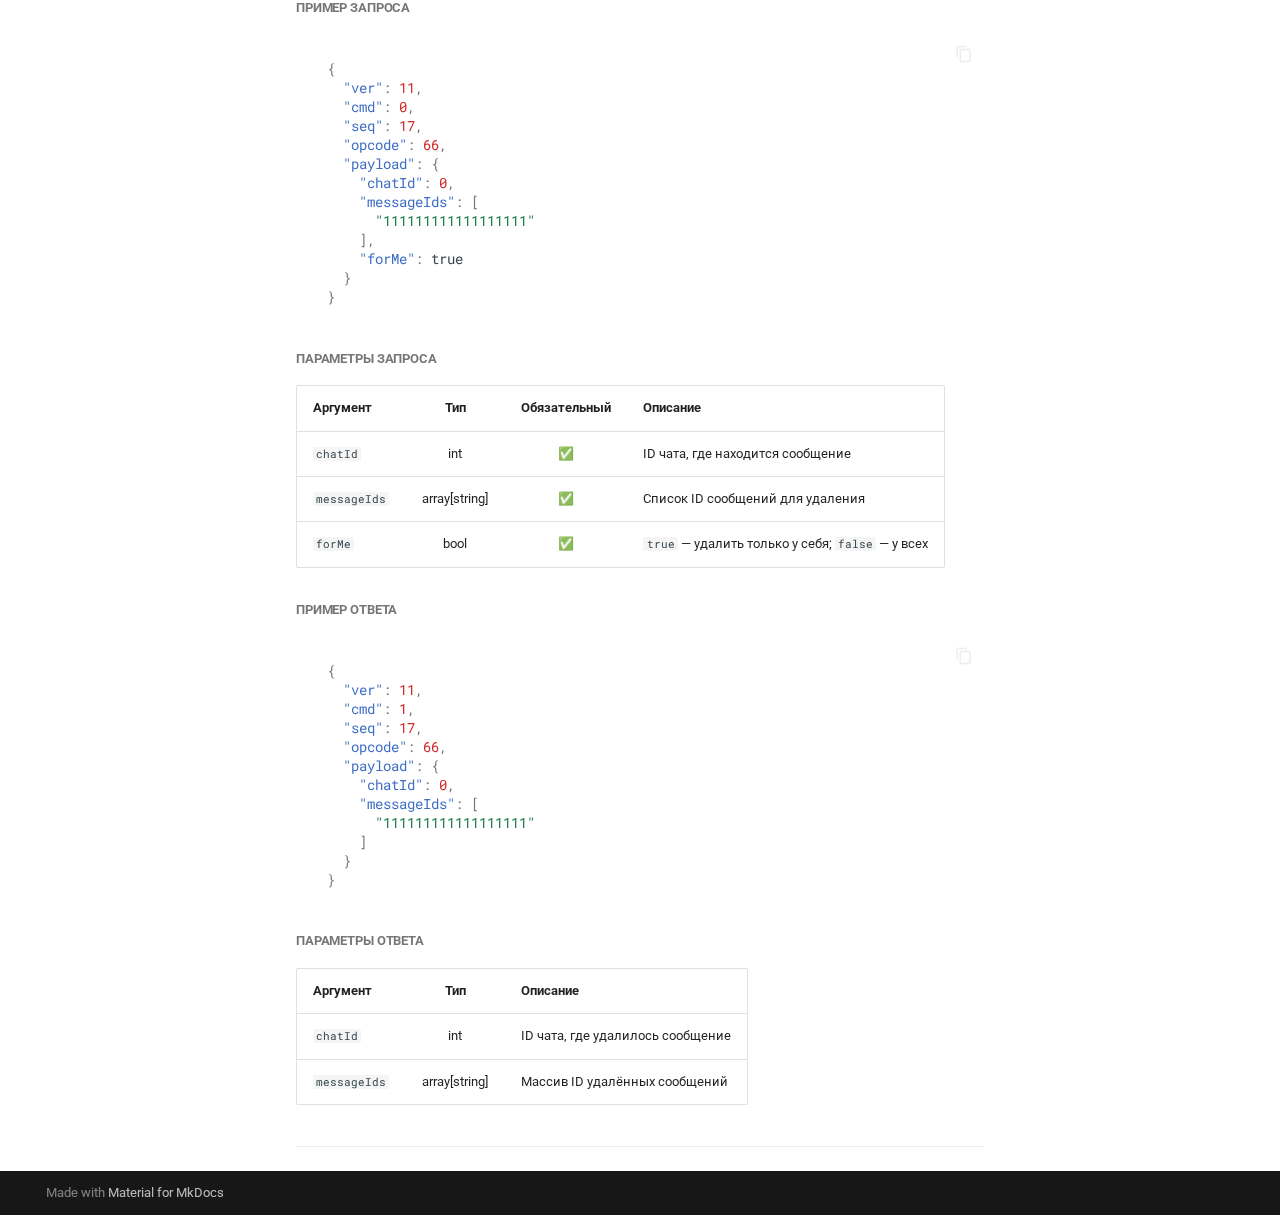
<file: api/messages/index.html>
<!doctype html>
<html lang="en" class="no-js">
  <head>
    
      <meta charset="utf-8">
      <meta name="viewport" content="width=device-width,initial-scale=1">
      
      
      
        <link rel="canonical" href="https://ink-developer.github.io/MaxDocs/api/messages/">
      
      
        <link rel="prev" href="../login/">
      
      
        <link rel="next" href="../profile/">
      
      
      <link rel="icon" href="../../img/incon.ico">
      <meta name="generator" content="mkdocs-1.6.1, mkdocs-material-9.6.17">
    
    
      
        <title>Работа с сообщениями - MaxDocs</title>
      
    
    
      <link rel="stylesheet" href="../../assets/stylesheets/main.7e37652d.min.css">
      
        
        <link rel="stylesheet" href="../../assets/stylesheets/palette.06af60db.min.css">
      
      


    
    
      
    
    
      
        
        
        <link rel="preconnect" href="https://fonts.gstatic.com" crossorigin>
        <link rel="stylesheet" href="https://fonts.googleapis.com/css?family=Roboto:300,300i,400,400i,700,700i%7CRoboto+Mono:400,400i,700,700i&display=fallback">
        <style>:root{--md-text-font:"Roboto";--md-code-font:"Roboto Mono"}</style>
      
    
    
      <link rel="stylesheet" href="../../css/codeblock.css">
    
    <script>__md_scope=new URL("../..",location),__md_hash=e=>[...e].reduce(((e,_)=>(e<<5)-e+_.charCodeAt(0)),0),__md_get=(e,_=localStorage,t=__md_scope)=>JSON.parse(_.getItem(t.pathname+"."+e)),__md_set=(e,_,t=localStorage,a=__md_scope)=>{try{t.setItem(a.pathname+"."+e,JSON.stringify(_))}catch(e){}}</script>
    
      

    
    
    
  </head>
  
  
    
    
      
    
    
    
    
    <body dir="ltr" data-md-color-scheme="default" data-md-color-primary="indigo" data-md-color-accent="indigo">
  
    
    <input class="md-toggle" data-md-toggle="drawer" type="checkbox" id="__drawer" autocomplete="off">
    <input class="md-toggle" data-md-toggle="search" type="checkbox" id="__search" autocomplete="off">
    <label class="md-overlay" for="__drawer"></label>
    <div data-md-component="skip">
      
        
        <a href="#_1" class="md-skip">
          Skip to content
        </a>
      
    </div>
    <div data-md-component="announce">
      
    </div>
    
    
      

  

<header class="md-header md-header--shadow" data-md-component="header">
  <nav class="md-header__inner md-grid" aria-label="Header">
    <a href="../.." title="MaxDocs" class="md-header__button md-logo" aria-label="MaxDocs" data-md-component="logo">
      
  
  <svg xmlns="http://www.w3.org/2000/svg" viewBox="0 0 24 24"><path d="M12 8a3 3 0 0 0 3-3 3 3 0 0 0-3-3 3 3 0 0 0-3 3 3 3 0 0 0 3 3m0 3.54C9.64 9.35 6.5 8 3 8v11c3.5 0 6.64 1.35 9 3.54 2.36-2.19 5.5-3.54 9-3.54V8c-3.5 0-6.64 1.35-9 3.54"/></svg>

    </a>
    <label class="md-header__button md-icon" for="__drawer">
      
      <svg xmlns="http://www.w3.org/2000/svg" viewBox="0 0 24 24"><path d="M3 6h18v2H3zm0 5h18v2H3zm0 5h18v2H3z"/></svg>
    </label>
    <div class="md-header__title" data-md-component="header-title">
      <div class="md-header__ellipsis">
        <div class="md-header__topic">
          <span class="md-ellipsis">
            MaxDocs
          </span>
        </div>
        <div class="md-header__topic" data-md-component="header-topic">
          <span class="md-ellipsis">
            
              Работа с сообщениями
            
          </span>
        </div>
      </div>
    </div>
    
      
        <form class="md-header__option" data-md-component="palette">
  
    
    
    
    <input class="md-option" data-md-color-media="" data-md-color-scheme="default" data-md-color-primary="indigo" data-md-color-accent="indigo"  aria-label="Тёмная тема"  type="radio" name="__palette" id="__palette_0">
    
      <label class="md-header__button md-icon" title="Тёмная тема" for="__palette_1" hidden>
        <svg xmlns="http://www.w3.org/2000/svg" viewBox="0 0 24 24"><path d="m17.75 4.09-2.53 1.94.91 3.06-2.63-1.81-2.63 1.81.91-3.06-2.53-1.94L12.44 4l1.06-3 1.06 3zm3.5 6.91-1.64 1.25.59 1.98-1.7-1.17-1.7 1.17.59-1.98L15.75 11l2.06-.05L18.5 9l.69 1.95zm-2.28 4.95c.83-.08 1.72 1.1 1.19 1.85-.32.45-.66.87-1.08 1.27C15.17 23 8.84 23 4.94 19.07c-3.91-3.9-3.91-10.24 0-14.14.4-.4.82-.76 1.27-1.08.75-.53 1.93.36 1.85 1.19-.27 2.86.69 5.83 2.89 8.02a9.96 9.96 0 0 0 8.02 2.89m-1.64 2.02a12.08 12.08 0 0 1-7.8-3.47c-2.17-2.19-3.33-5-3.49-7.82-2.81 3.14-2.7 7.96.31 10.98 3.02 3.01 7.84 3.12 10.98.31"/></svg>
      </label>
    
  
    
    
    
    <input class="md-option" data-md-color-media="" data-md-color-scheme="slate" data-md-color-primary="indigo" data-md-color-accent="indigo"  aria-label="Светлая тема"  type="radio" name="__palette" id="__palette_1">
    
      <label class="md-header__button md-icon" title="Светлая тема" for="__palette_0" hidden>
        <svg xmlns="http://www.w3.org/2000/svg" viewBox="0 0 24 24"><path d="M12 7a5 5 0 0 1 5 5 5 5 0 0 1-5 5 5 5 0 0 1-5-5 5 5 0 0 1 5-5m0 2a3 3 0 0 0-3 3 3 3 0 0 0 3 3 3 3 0 0 0 3-3 3 3 0 0 0-3-3m0-7 2.39 3.42C13.65 5.15 12.84 5 12 5s-1.65.15-2.39.42zM3.34 7l4.16-.35A7.2 7.2 0 0 0 5.94 8.5c-.44.74-.69 1.5-.83 2.29zm.02 10 1.76-3.77a7.131 7.131 0 0 0 2.38 4.14zM20.65 7l-1.77 3.79a7.02 7.02 0 0 0-2.38-4.15zm-.01 10-4.14.36c.59-.51 1.12-1.14 1.54-1.86.42-.73.69-1.5.83-2.29zM12 22l-2.41-3.44c.74.27 1.55.44 2.41.44.82 0 1.63-.17 2.37-.44z"/></svg>
      </label>
    
  
</form>
      
    
    
      <script>var palette=__md_get("__palette");if(palette&&palette.color){if("(prefers-color-scheme)"===palette.color.media){var media=matchMedia("(prefers-color-scheme: light)"),input=document.querySelector(media.matches?"[data-md-color-media='(prefers-color-scheme: light)']":"[data-md-color-media='(prefers-color-scheme: dark)']");palette.color.media=input.getAttribute("data-md-color-media"),palette.color.scheme=input.getAttribute("data-md-color-scheme"),palette.color.primary=input.getAttribute("data-md-color-primary"),palette.color.accent=input.getAttribute("data-md-color-accent")}for(var[key,value]of Object.entries(palette.color))document.body.setAttribute("data-md-color-"+key,value)}</script>
    
    
    
      
      
        <label class="md-header__button md-icon" for="__search">
          
          <svg xmlns="http://www.w3.org/2000/svg" viewBox="0 0 24 24"><path d="M9.5 3A6.5 6.5 0 0 1 16 9.5c0 1.61-.59 3.09-1.56 4.23l.27.27h.79l5 5-1.5 1.5-5-5v-.79l-.27-.27A6.52 6.52 0 0 1 9.5 16 6.5 6.5 0 0 1 3 9.5 6.5 6.5 0 0 1 9.5 3m0 2C7 5 5 7 5 9.5S7 14 9.5 14 14 12 14 9.5 12 5 9.5 5"/></svg>
        </label>
        <div class="md-search" data-md-component="search" role="dialog">
  <label class="md-search__overlay" for="__search"></label>
  <div class="md-search__inner" role="search">
    <form class="md-search__form" name="search">
      <input type="text" class="md-search__input" name="query" aria-label="Search" placeholder="Search" autocapitalize="off" autocorrect="off" autocomplete="off" spellcheck="false" data-md-component="search-query" required>
      <label class="md-search__icon md-icon" for="__search">
        
        <svg xmlns="http://www.w3.org/2000/svg" viewBox="0 0 24 24"><path d="M9.5 3A6.5 6.5 0 0 1 16 9.5c0 1.61-.59 3.09-1.56 4.23l.27.27h.79l5 5-1.5 1.5-5-5v-.79l-.27-.27A6.52 6.52 0 0 1 9.5 16 6.5 6.5 0 0 1 3 9.5 6.5 6.5 0 0 1 9.5 3m0 2C7 5 5 7 5 9.5S7 14 9.5 14 14 12 14 9.5 12 5 9.5 5"/></svg>
        
        <svg xmlns="http://www.w3.org/2000/svg" viewBox="0 0 24 24"><path d="M20 11v2H8l5.5 5.5-1.42 1.42L4.16 12l7.92-7.92L13.5 5.5 8 11z"/></svg>
      </label>
      <nav class="md-search__options" aria-label="Search">
        
        <button type="reset" class="md-search__icon md-icon" title="Clear" aria-label="Clear" tabindex="-1">
          
          <svg xmlns="http://www.w3.org/2000/svg" viewBox="0 0 24 24"><path d="M19 6.41 17.59 5 12 10.59 6.41 5 5 6.41 10.59 12 5 17.59 6.41 19 12 13.41 17.59 19 19 17.59 13.41 12z"/></svg>
        </button>
      </nav>
      
    </form>
    <div class="md-search__output">
      <div class="md-search__scrollwrap" tabindex="0" data-md-scrollfix>
        <div class="md-search-result" data-md-component="search-result">
          <div class="md-search-result__meta">
            Initializing search
          </div>
          <ol class="md-search-result__list" role="presentation"></ol>
        </div>
      </div>
    </div>
  </div>
</div>
      
    
    
  </nav>
  
</header>
    
    <div class="md-container" data-md-component="container">
      
      
        
          
        
      
      <main class="md-main" data-md-component="main">
        <div class="md-main__inner md-grid">
          
            
              
              <div class="md-sidebar md-sidebar--primary" data-md-component="sidebar" data-md-type="navigation" >
                <div class="md-sidebar__scrollwrap">
                  <div class="md-sidebar__inner">
                    



<nav class="md-nav md-nav--primary" aria-label="Navigation" data-md-level="0">
  <label class="md-nav__title" for="__drawer">
    <a href="../.." title="MaxDocs" class="md-nav__button md-logo" aria-label="MaxDocs" data-md-component="logo">
      
  
  <svg xmlns="http://www.w3.org/2000/svg" viewBox="0 0 24 24"><path d="M12 8a3 3 0 0 0 3-3 3 3 0 0 0-3-3 3 3 0 0 0-3 3 3 3 0 0 0 3 3m0 3.54C9.64 9.35 6.5 8 3 8v11c3.5 0 6.64 1.35 9 3.54 2.36-2.19 5.5-3.54 9-3.54V8c-3.5 0-6.64 1.35-9 3.54"/></svg>

    </a>
    MaxDocs
  </label>
  
  <ul class="md-nav__list" data-md-scrollfix>
    
      
      
  
  
  
  
    <li class="md-nav__item">
      <a href="../.." class="md-nav__link">
        
  
  
  <span class="md-ellipsis">
    Главная
    
  </span>
  

      </a>
    </li>
  

    
      
      
  
  
    
  
  
  
    
    
    
    
    
    <li class="md-nav__item md-nav__item--active md-nav__item--nested">
      
        
        
        <input class="md-nav__toggle md-toggle " type="checkbox" id="__nav_2" checked>
        
          
          <label class="md-nav__link" for="__nav_2" id="__nav_2_label" tabindex="0">
            
  
  
  <span class="md-ellipsis">
    API
    
  </span>
  

            <span class="md-nav__icon md-icon"></span>
          </label>
        
        <nav class="md-nav" data-md-level="1" aria-labelledby="__nav_2_label" aria-expanded="true">
          <label class="md-nav__title" for="__nav_2">
            <span class="md-nav__icon md-icon"></span>
            API
          </label>
          <ul class="md-nav__list" data-md-scrollfix>
            
              
                
  
  
  
  
    <li class="md-nav__item">
      <a href="../conn/" class="md-nav__link">
        
  
  
  <span class="md-ellipsis">
    Подключение
    
  </span>
  

      </a>
    </li>
  

              
            
              
                
  
  
  
  
    <li class="md-nav__item">
      <a href="../login/" class="md-nav__link">
        
  
  
  <span class="md-ellipsis">
    Логин
    
  </span>
  

      </a>
    </li>
  

              
            
              
                
  
  
    
  
  
  
    <li class="md-nav__item md-nav__item--active">
      
      <input class="md-nav__toggle md-toggle" type="checkbox" id="__toc">
      
      
      
        <label class="md-nav__link md-nav__link--active" for="__toc">
          
  
  
  <span class="md-ellipsis">
    Работа с сообщениями
    
  </span>
  

          <span class="md-nav__icon md-icon"></span>
        </label>
      
      <a href="./" class="md-nav__link md-nav__link--active">
        
  
  
  <span class="md-ellipsis">
    Работа с сообщениями
    
  </span>
  

      </a>
      
        

<nav class="md-nav md-nav--secondary" aria-label="Table of contents">
  
  
  
  
    <label class="md-nav__title" for="__toc">
      <span class="md-nav__icon md-icon"></span>
      Table of contents
    </label>
    <ul class="md-nav__list" data-md-component="toc" data-md-scrollfix>
      
        <li class="md-nav__item">
  <a href="#_1" class="md-nav__link">
    <span class="md-ellipsis">
      Работа с сообщениями
    </span>
  </a>
  
    <nav class="md-nav" aria-label="Работа с сообщениями">
      <ul class="md-nav__list">
        
          <li class="md-nav__item">
  <a href="#1" class="md-nav__link">
    <span class="md-ellipsis">
      1. Отправка сообщения
    </span>
  </a>
  
    <nav class="md-nav" aria-label="1. Отправка сообщения">
      <ul class="md-nav__list">
        
          <li class="md-nav__item">
  <a href="#opcode-64" class="md-nav__link">
    <span class="md-ellipsis">
      Opcode — 64
    </span>
  </a>
  
    <nav class="md-nav" aria-label="Opcode — 64">
      <ul class="md-nav__list">
        
          <li class="md-nav__item">
  <a href="#_2" class="md-nav__link">
    <span class="md-ellipsis">
      Пример запроса
    </span>
  </a>
  
</li>
        
          <li class="md-nav__item">
  <a href="#_3" class="md-nav__link">
    <span class="md-ellipsis">
      Параметры запроса
    </span>
  </a>
  
</li>
        
          <li class="md-nav__item">
  <a href="#_4" class="md-nav__link">
    <span class="md-ellipsis">
      Пример ответа
    </span>
  </a>
  
</li>
        
          <li class="md-nav__item">
  <a href="#_5" class="md-nav__link">
    <span class="md-ellipsis">
      Параметры ответа
    </span>
  </a>
  
</li>
        
      </ul>
    </nav>
  
</li>
        
      </ul>
    </nav>
  
</li>
        
          <li class="md-nav__item">
  <a href="#2" class="md-nav__link">
    <span class="md-ellipsis">
      2. Отправка сообщения с вложением (картинка)
    </span>
  </a>
  
    <nav class="md-nav" aria-label="2. Отправка сообщения с вложением (картинка)">
      <ul class="md-nav__list">
        
          <li class="md-nav__item">
  <a href="#1_1" class="md-nav__link">
    <span class="md-ellipsis">
      Шаг 1 — Получение ссылки для загрузки изображения
    </span>
  </a>
  
</li>
        
          <li class="md-nav__item">
  <a href="#opcode-80" class="md-nav__link">
    <span class="md-ellipsis">
      Opcode — 80
    </span>
  </a>
  
    <nav class="md-nav" aria-label="Opcode — 80">
      <ul class="md-nav__list">
        
          <li class="md-nav__item">
  <a href="#_6" class="md-nav__link">
    <span class="md-ellipsis">
      Пример запроса
    </span>
  </a>
  
</li>
        
          <li class="md-nav__item">
  <a href="#_7" class="md-nav__link">
    <span class="md-ellipsis">
      Параметры запроса
    </span>
  </a>
  
</li>
        
          <li class="md-nav__item">
  <a href="#_8" class="md-nav__link">
    <span class="md-ellipsis">
      Пример ответа
    </span>
  </a>
  
</li>
        
          <li class="md-nav__item">
  <a href="#_9" class="md-nav__link">
    <span class="md-ellipsis">
      Параметры ответа
    </span>
  </a>
  
</li>
        
      </ul>
    </nav>
  
</li>
        
          <li class="md-nav__item">
  <a href="#2_1" class="md-nav__link">
    <span class="md-ellipsis">
      Шаг 2 — Загрузка фото на полученную ссылку
    </span>
  </a>
  
    <nav class="md-nav" aria-label="Шаг 2 — Загрузка фото на полученную ссылку">
      <ul class="md-nav__list">
        
          <li class="md-nav__item">
  <a href="#http" class="md-nav__link">
    <span class="md-ellipsis">
      HTTP запрос (пример)
    </span>
  </a>
  
    <nav class="md-nav" aria-label="HTTP запрос (пример)">
      <ul class="md-nav__list">
        
          <li class="md-nav__item">
  <a href="#_10" class="md-nav__link">
    <span class="md-ellipsis">
      Форма
    </span>
  </a>
  
</li>
        
      </ul>
    </nav>
  
</li>
        
          <li class="md-nav__item">
  <a href="#_11" class="md-nav__link">
    <span class="md-ellipsis">
      Пример ответа от сервера загрузки
    </span>
  </a>
  
</li>
        
          <li class="md-nav__item">
  <a href="#_12" class="md-nav__link">
    <span class="md-ellipsis">
      Параметры ответа
    </span>
  </a>
  
</li>
        
      </ul>
    </nav>
  
</li>
        
          <li class="md-nav__item">
  <a href="#3" class="md-nav__link">
    <span class="md-ellipsis">
      Шаг 3 — Отправка сообщения с прикреплённой фотографией
    </span>
  </a>
  
    <nav class="md-nav" aria-label="Шаг 3 — Отправка сообщения с прикреплённой фотографией">
      <ul class="md-nav__list">
        
          <li class="md-nav__item">
  <a href="#_13" class="md-nav__link">
    <span class="md-ellipsis">
      Пример запроса
    </span>
  </a>
  
</li>
        
          <li class="md-nav__item">
  <a href="#_14" class="md-nav__link">
    <span class="md-ellipsis">
      Параметры запроса
    </span>
  </a>
  
</li>
        
      </ul>
    </nav>
  
</li>
        
      </ul>
    </nav>
  
</li>
        
          <li class="md-nav__item">
  <a href="#3_1" class="md-nav__link">
    <span class="md-ellipsis">
      3. Изменение сообщения
    </span>
  </a>
  
    <nav class="md-nav" aria-label="3. Изменение сообщения">
      <ul class="md-nav__list">
        
          <li class="md-nav__item">
  <a href="#opcode-67" class="md-nav__link">
    <span class="md-ellipsis">
      Opcode — 67
    </span>
  </a>
  
    <nav class="md-nav" aria-label="Opcode — 67">
      <ul class="md-nav__list">
        
          <li class="md-nav__item">
  <a href="#_15" class="md-nav__link">
    <span class="md-ellipsis">
      Пример запроса
    </span>
  </a>
  
</li>
        
          <li class="md-nav__item">
  <a href="#_16" class="md-nav__link">
    <span class="md-ellipsis">
      Пример ответа
    </span>
  </a>
  
</li>
        
          <li class="md-nav__item">
  <a href="#_17" class="md-nav__link">
    <span class="md-ellipsis">
      Параметры ответа
    </span>
  </a>
  
</li>
        
      </ul>
    </nav>
  
</li>
        
      </ul>
    </nav>
  
</li>
        
          <li class="md-nav__item">
  <a href="#4" class="md-nav__link">
    <span class="md-ellipsis">
      4. Удаление сообщения
    </span>
  </a>
  
    <nav class="md-nav" aria-label="4. Удаление сообщения">
      <ul class="md-nav__list">
        
          <li class="md-nav__item">
  <a href="#opcode-66" class="md-nav__link">
    <span class="md-ellipsis">
      Opcode — 66
    </span>
  </a>
  
    <nav class="md-nav" aria-label="Opcode — 66">
      <ul class="md-nav__list">
        
          <li class="md-nav__item">
  <a href="#_18" class="md-nav__link">
    <span class="md-ellipsis">
      Пример запроса
    </span>
  </a>
  
</li>
        
          <li class="md-nav__item">
  <a href="#_19" class="md-nav__link">
    <span class="md-ellipsis">
      Параметры запроса
    </span>
  </a>
  
</li>
        
          <li class="md-nav__item">
  <a href="#_20" class="md-nav__link">
    <span class="md-ellipsis">
      Пример ответа
    </span>
  </a>
  
</li>
        
          <li class="md-nav__item">
  <a href="#_21" class="md-nav__link">
    <span class="md-ellipsis">
      Параметры ответа
    </span>
  </a>
  
</li>
        
      </ul>
    </nav>
  
</li>
        
      </ul>
    </nav>
  
</li>
        
      </ul>
    </nav>
  
</li>
      
    </ul>
  
</nav>
      
    </li>
  

              
            
              
                
  
  
  
  
    <li class="md-nav__item">
      <a href="../profile/" class="md-nav__link">
        
  
  
  <span class="md-ellipsis">
    Работа с профилем
    
  </span>
  

      </a>
    </li>
  

              
            
              
                
  
  
  
  
    <li class="md-nav__item">
      <a href="../channels/" class="md-nav__link">
        
  
  
  <span class="md-ellipsis">
    Работа с каналами
    
  </span>
  

      </a>
    </li>
  

              
            
              
                
  
  
  
  
    <li class="md-nav__item">
      <a href="../updates/" class="md-nav__link">
        
  
  
  <span class="md-ellipsis">
    Получение обновлений
    
  </span>
  

      </a>
    </li>
  

              
            
              
                
  
  
  
  
    <li class="md-nav__item">
      <a href="../opcodes/" class="md-nav__link">
        
  
  
  <span class="md-ellipsis">
    Опкоды
    
  </span>
  

      </a>
    </li>
  

              
            
          </ul>
        </nav>
      
    </li>
  

    
      
      
  
  
  
  
    
    
    
    
    
    <li class="md-nav__item md-nav__item--nested">
      
        
        
        <input class="md-nav__toggle md-toggle " type="checkbox" id="__nav_3" >
        
          
          <label class="md-nav__link" for="__nav_3" id="__nav_3_label" tabindex="0">
            
  
  
  <span class="md-ellipsis">
    Объекты
    
  </span>
  

            <span class="md-nav__icon md-icon"></span>
          </label>
        
        <nav class="md-nav" data-md-level="1" aria-labelledby="__nav_3_label" aria-expanded="false">
          <label class="md-nav__title" for="__nav_3">
            <span class="md-nav__icon md-icon"></span>
            Объекты
          </label>
          <ul class="md-nav__list" data-md-scrollfix>
            
              
                
  
  
  
  
    <li class="md-nav__item">
      <a href="../../objects/chat/" class="md-nav__link">
        
  
  
  <span class="md-ellipsis">
    Чат
    
  </span>
  

      </a>
    </li>
  

              
            
              
                
  
  
  
  
    <li class="md-nav__item">
      <a href="../../objects/user_message/" class="md-nav__link">
        
  
  
  <span class="md-ellipsis">
    Сообщение от юзера
    
  </span>
  

      </a>
    </li>
  

              
            
              
                
  
  
  
  
    <li class="md-nav__item">
      <a href="../../objects/reaction_info/" class="md-nav__link">
        
  
  
  <span class="md-ellipsis">
    Информация о реакциях
    
  </span>
  

      </a>
    </li>
  

              
            
          </ul>
        </nav>
      
    </li>
  

    
  </ul>
</nav>
                  </div>
                </div>
              </div>
            
            
              
              <div class="md-sidebar md-sidebar--secondary" data-md-component="sidebar" data-md-type="toc" >
                <div class="md-sidebar__scrollwrap">
                  <div class="md-sidebar__inner">
                    

<nav class="md-nav md-nav--secondary" aria-label="Table of contents">
  
  
  
  
    <label class="md-nav__title" for="__toc">
      <span class="md-nav__icon md-icon"></span>
      Table of contents
    </label>
    <ul class="md-nav__list" data-md-component="toc" data-md-scrollfix>
      
        <li class="md-nav__item">
  <a href="#_1" class="md-nav__link">
    <span class="md-ellipsis">
      Работа с сообщениями
    </span>
  </a>
  
    <nav class="md-nav" aria-label="Работа с сообщениями">
      <ul class="md-nav__list">
        
          <li class="md-nav__item">
  <a href="#1" class="md-nav__link">
    <span class="md-ellipsis">
      1. Отправка сообщения
    </span>
  </a>
  
    <nav class="md-nav" aria-label="1. Отправка сообщения">
      <ul class="md-nav__list">
        
          <li class="md-nav__item">
  <a href="#opcode-64" class="md-nav__link">
    <span class="md-ellipsis">
      Opcode — 64
    </span>
  </a>
  
    <nav class="md-nav" aria-label="Opcode — 64">
      <ul class="md-nav__list">
        
          <li class="md-nav__item">
  <a href="#_2" class="md-nav__link">
    <span class="md-ellipsis">
      Пример запроса
    </span>
  </a>
  
</li>
        
          <li class="md-nav__item">
  <a href="#_3" class="md-nav__link">
    <span class="md-ellipsis">
      Параметры запроса
    </span>
  </a>
  
</li>
        
          <li class="md-nav__item">
  <a href="#_4" class="md-nav__link">
    <span class="md-ellipsis">
      Пример ответа
    </span>
  </a>
  
</li>
        
          <li class="md-nav__item">
  <a href="#_5" class="md-nav__link">
    <span class="md-ellipsis">
      Параметры ответа
    </span>
  </a>
  
</li>
        
      </ul>
    </nav>
  
</li>
        
      </ul>
    </nav>
  
</li>
        
          <li class="md-nav__item">
  <a href="#2" class="md-nav__link">
    <span class="md-ellipsis">
      2. Отправка сообщения с вложением (картинка)
    </span>
  </a>
  
    <nav class="md-nav" aria-label="2. Отправка сообщения с вложением (картинка)">
      <ul class="md-nav__list">
        
          <li class="md-nav__item">
  <a href="#1_1" class="md-nav__link">
    <span class="md-ellipsis">
      Шаг 1 — Получение ссылки для загрузки изображения
    </span>
  </a>
  
</li>
        
          <li class="md-nav__item">
  <a href="#opcode-80" class="md-nav__link">
    <span class="md-ellipsis">
      Opcode — 80
    </span>
  </a>
  
    <nav class="md-nav" aria-label="Opcode — 80">
      <ul class="md-nav__list">
        
          <li class="md-nav__item">
  <a href="#_6" class="md-nav__link">
    <span class="md-ellipsis">
      Пример запроса
    </span>
  </a>
  
</li>
        
          <li class="md-nav__item">
  <a href="#_7" class="md-nav__link">
    <span class="md-ellipsis">
      Параметры запроса
    </span>
  </a>
  
</li>
        
          <li class="md-nav__item">
  <a href="#_8" class="md-nav__link">
    <span class="md-ellipsis">
      Пример ответа
    </span>
  </a>
  
</li>
        
          <li class="md-nav__item">
  <a href="#_9" class="md-nav__link">
    <span class="md-ellipsis">
      Параметры ответа
    </span>
  </a>
  
</li>
        
      </ul>
    </nav>
  
</li>
        
          <li class="md-nav__item">
  <a href="#2_1" class="md-nav__link">
    <span class="md-ellipsis">
      Шаг 2 — Загрузка фото на полученную ссылку
    </span>
  </a>
  
    <nav class="md-nav" aria-label="Шаг 2 — Загрузка фото на полученную ссылку">
      <ul class="md-nav__list">
        
          <li class="md-nav__item">
  <a href="#http" class="md-nav__link">
    <span class="md-ellipsis">
      HTTP запрос (пример)
    </span>
  </a>
  
    <nav class="md-nav" aria-label="HTTP запрос (пример)">
      <ul class="md-nav__list">
        
          <li class="md-nav__item">
  <a href="#_10" class="md-nav__link">
    <span class="md-ellipsis">
      Форма
    </span>
  </a>
  
</li>
        
      </ul>
    </nav>
  
</li>
        
          <li class="md-nav__item">
  <a href="#_11" class="md-nav__link">
    <span class="md-ellipsis">
      Пример ответа от сервера загрузки
    </span>
  </a>
  
</li>
        
          <li class="md-nav__item">
  <a href="#_12" class="md-nav__link">
    <span class="md-ellipsis">
      Параметры ответа
    </span>
  </a>
  
</li>
        
      </ul>
    </nav>
  
</li>
        
          <li class="md-nav__item">
  <a href="#3" class="md-nav__link">
    <span class="md-ellipsis">
      Шаг 3 — Отправка сообщения с прикреплённой фотографией
    </span>
  </a>
  
    <nav class="md-nav" aria-label="Шаг 3 — Отправка сообщения с прикреплённой фотографией">
      <ul class="md-nav__list">
        
          <li class="md-nav__item">
  <a href="#_13" class="md-nav__link">
    <span class="md-ellipsis">
      Пример запроса
    </span>
  </a>
  
</li>
        
          <li class="md-nav__item">
  <a href="#_14" class="md-nav__link">
    <span class="md-ellipsis">
      Параметры запроса
    </span>
  </a>
  
</li>
        
      </ul>
    </nav>
  
</li>
        
      </ul>
    </nav>
  
</li>
        
          <li class="md-nav__item">
  <a href="#3_1" class="md-nav__link">
    <span class="md-ellipsis">
      3. Изменение сообщения
    </span>
  </a>
  
    <nav class="md-nav" aria-label="3. Изменение сообщения">
      <ul class="md-nav__list">
        
          <li class="md-nav__item">
  <a href="#opcode-67" class="md-nav__link">
    <span class="md-ellipsis">
      Opcode — 67
    </span>
  </a>
  
    <nav class="md-nav" aria-label="Opcode — 67">
      <ul class="md-nav__list">
        
          <li class="md-nav__item">
  <a href="#_15" class="md-nav__link">
    <span class="md-ellipsis">
      Пример запроса
    </span>
  </a>
  
</li>
        
          <li class="md-nav__item">
  <a href="#_16" class="md-nav__link">
    <span class="md-ellipsis">
      Пример ответа
    </span>
  </a>
  
</li>
        
          <li class="md-nav__item">
  <a href="#_17" class="md-nav__link">
    <span class="md-ellipsis">
      Параметры ответа
    </span>
  </a>
  
</li>
        
      </ul>
    </nav>
  
</li>
        
      </ul>
    </nav>
  
</li>
        
          <li class="md-nav__item">
  <a href="#4" class="md-nav__link">
    <span class="md-ellipsis">
      4. Удаление сообщения
    </span>
  </a>
  
    <nav class="md-nav" aria-label="4. Удаление сообщения">
      <ul class="md-nav__list">
        
          <li class="md-nav__item">
  <a href="#opcode-66" class="md-nav__link">
    <span class="md-ellipsis">
      Opcode — 66
    </span>
  </a>
  
    <nav class="md-nav" aria-label="Opcode — 66">
      <ul class="md-nav__list">
        
          <li class="md-nav__item">
  <a href="#_18" class="md-nav__link">
    <span class="md-ellipsis">
      Пример запроса
    </span>
  </a>
  
</li>
        
          <li class="md-nav__item">
  <a href="#_19" class="md-nav__link">
    <span class="md-ellipsis">
      Параметры запроса
    </span>
  </a>
  
</li>
        
          <li class="md-nav__item">
  <a href="#_20" class="md-nav__link">
    <span class="md-ellipsis">
      Пример ответа
    </span>
  </a>
  
</li>
        
          <li class="md-nav__item">
  <a href="#_21" class="md-nav__link">
    <span class="md-ellipsis">
      Параметры ответа
    </span>
  </a>
  
</li>
        
      </ul>
    </nav>
  
</li>
        
      </ul>
    </nav>
  
</li>
        
      </ul>
    </nav>
  
</li>
      
    </ul>
  
</nav>
                  </div>
                </div>
              </div>
            
          
          
            <div class="md-content" data-md-component="content">
              <article class="md-content__inner md-typeset">
                
                  



  <h1>Работа с сообщениями</h1>

<h2 id="_1">Работа с сообщениями</h2>
<h3 id="1">1. Отправка сообщения</h3>
<h4 id="opcode-64">Opcode — <code>64</code></h4>
<h5 id="_2">Пример запроса</h5>
<div class="highlight"><pre><span></span><code><span class="p">{</span>
<span class="w">  </span><span class="nt">&quot;ver&quot;</span><span class="p">:</span><span class="w"> </span><span class="mi">11</span><span class="p">,</span>
<span class="w">  </span><span class="nt">&quot;cmd&quot;</span><span class="p">:</span><span class="w"> </span><span class="mi">0</span><span class="p">,</span>
<span class="w">  </span><span class="nt">&quot;seq&quot;</span><span class="p">:</span><span class="w"> </span><span class="mi">59</span><span class="p">,</span>
<span class="w">  </span><span class="nt">&quot;opcode&quot;</span><span class="p">:</span><span class="w"> </span><span class="mi">64</span><span class="p">,</span>
<span class="w">  </span><span class="nt">&quot;payload&quot;</span><span class="p">:</span><span class="w"> </span><span class="p">{</span>
<span class="w">    </span><span class="nt">&quot;chatId&quot;</span><span class="p">:</span><span class="w"> </span><span class="mi">0</span><span class="p">,</span>
<span class="w">    </span><span class="nt">&quot;message&quot;</span><span class="p">:</span><span class="w"> </span><span class="p">{</span>
<span class="w">      </span><span class="nt">&quot;text&quot;</span><span class="p">:</span><span class="w"> </span><span class="s2">&quot;тест1&quot;</span><span class="p">,</span>
<span class="w">      </span><span class="nt">&quot;cid&quot;</span><span class="p">:</span><span class="w"> </span><span class="mi">1755111111111</span><span class="p">,</span>
<span class="w">      </span><span class="nt">&quot;elements&quot;</span><span class="p">:</span><span class="w"> </span><span class="p">[],</span>
<span class="w">      </span><span class="nt">&quot;attaches&quot;</span><span class="p">:</span><span class="w"> </span><span class="p">[]</span>
<span class="w">    </span><span class="p">},</span>
<span class="w">    </span><span class="nt">&quot;notify&quot;</span><span class="p">:</span><span class="w"> </span><span class="kc">true</span>
<span class="w">  </span><span class="p">}</span>
<span class="p">}</span>
</code></pre></div>
<h5 id="_3">Параметры запроса</h5>
<table>
<thead>
<tr>
<th style="text-align: left;">Аргумент</th>
<th style="text-align: center;">Тип</th>
<th style="text-align: center;">Обязательный</th>
<th style="text-align: left;">Описание</th>
</tr>
</thead>
<tbody>
<tr>
<td style="text-align: left;"><code>chatId</code></td>
<td style="text-align: center;">int</td>
<td style="text-align: center;">✅</td>
<td style="text-align: left;">ID чата (например: <code>0</code> — избранное)</td>
</tr>
<tr>
<td style="text-align: left;"><code>message.text</code></td>
<td style="text-align: center;">string</td>
<td style="text-align: center;">✅</td>
<td style="text-align: left;">Текст сообщения</td>
</tr>
<tr>
<td style="text-align: left;"><code>message.cid</code></td>
<td style="text-align: center;">int</td>
<td style="text-align: center;">✅</td>
<td style="text-align: left;">Клиентский ID / таймстамп в миллисекундах (timestamp ms)</td>
</tr>
<tr>
<td style="text-align: left;"><code>message.elements</code></td>
<td style="text-align: center;">array</td>
<td style="text-align: center;">✅</td>
<td style="text-align: left;">Дополнительные элементы (передавать пустым массивом)</td>
</tr>
<tr>
<td style="text-align: left;"><code>message.attaches</code></td>
<td style="text-align: center;">array</td>
<td style="text-align: center;">✅</td>
<td style="text-align: left;">Вложения (массив объектов; примеры ниже)</td>
</tr>
<tr>
<td style="text-align: left;"><code>notify</code></td>
<td style="text-align: center;">bool</td>
<td style="text-align: center;">✅</td>
<td style="text-align: left;">Нужно ли отправлять push-уведомление (<code>true</code> / <code>false</code>)</td>
</tr>
</tbody>
</table>
<h5 id="_4">Пример ответа</h5>
<div class="highlight"><pre><span></span><code><span class="p">{</span>
<span class="w">  </span><span class="nt">&quot;ver&quot;</span><span class="p">:</span><span class="w"> </span><span class="mi">11</span><span class="p">,</span>
<span class="w">  </span><span class="nt">&quot;cmd&quot;</span><span class="p">:</span><span class="w"> </span><span class="mi">1</span><span class="p">,</span>
<span class="w">  </span><span class="nt">&quot;seq&quot;</span><span class="p">:</span><span class="w"> </span><span class="mi">30</span><span class="p">,</span>
<span class="w">  </span><span class="nt">&quot;opcode&quot;</span><span class="p">:</span><span class="w"> </span><span class="mi">64</span><span class="p">,</span>
<span class="w">  </span><span class="nt">&quot;payload&quot;</span><span class="p">:</span><span class="w"> </span><span class="p">{</span>
<span class="w">    </span><span class="nt">&quot;chatId&quot;</span><span class="p">:</span><span class="w"> </span><span class="mi">0</span><span class="p">,</span>
<span class="w">    </span><span class="nt">&quot;message&quot;</span><span class="p">:</span><span class="w"> </span><span class="p">{</span>
<span class="w">      </span><span class="nt">&quot;sender&quot;</span><span class="p">:</span><span class="w"> </span><span class="mi">11111111</span><span class="p">,</span>
<span class="w">      </span><span class="nt">&quot;id&quot;</span><span class="p">:</span><span class="w"> </span><span class="s2">&quot;111111111111111111&quot;</span><span class="p">,</span>
<span class="w">      </span><span class="nt">&quot;time&quot;</span><span class="p">:</span><span class="w"> </span><span class="mi">1755111111111</span><span class="p">,</span>
<span class="w">      </span><span class="nt">&quot;text&quot;</span><span class="p">:</span><span class="w"> </span><span class="s2">&quot;тест&quot;</span><span class="p">,</span>
<span class="w">      </span><span class="nt">&quot;type&quot;</span><span class="p">:</span><span class="w"> </span><span class="s2">&quot;USER&quot;</span><span class="p">,</span>
<span class="w">      </span><span class="nt">&quot;cid&quot;</span><span class="p">:</span><span class="w"> </span><span class="mi">1755111111111</span><span class="p">,</span>
<span class="w">      </span><span class="nt">&quot;attaches&quot;</span><span class="p">:</span><span class="w"> </span><span class="p">[]</span>
<span class="w">    </span><span class="p">}</span>
<span class="w">  </span><span class="p">}</span>
<span class="p">}</span>
</code></pre></div>
<h5 id="_5">Параметры ответа</h5>
<table>
<thead>
<tr>
<th style="text-align: left;">Аргумент</th>
<th style="text-align: center;">Тип</th>
<th style="text-align: left;">Описание</th>
</tr>
</thead>
<tbody>
<tr>
<td style="text-align: left;"><code>chatId</code></td>
<td style="text-align: center;">int</td>
<td style="text-align: left;">ID чата, куда доставлено сообщение</td>
</tr>
<tr>
<td style="text-align: left;"><code>message.sender</code></td>
<td style="text-align: center;">int</td>
<td style="text-align: left;">ID отправителя сообщения</td>
</tr>
<tr>
<td style="text-align: left;"><code>message.id</code></td>
<td style="text-align: center;">string</td>
<td style="text-align: left;">Уникальный идентификатор сообщения</td>
</tr>
<tr>
<td style="text-align: left;"><code>message.time</code></td>
<td style="text-align: center;">int</td>
<td style="text-align: left;">Время отправки (timestamp в ms)</td>
</tr>
<tr>
<td style="text-align: left;"><code>message.text</code></td>
<td style="text-align: center;">string</td>
<td style="text-align: left;">Текст сообщения</td>
</tr>
<tr>
<td style="text-align: left;"><code>message.type</code></td>
<td style="text-align: center;">string</td>
<td style="text-align: left;">Тип сообщения (например: <code>USER</code>)</td>
</tr>
<tr>
<td style="text-align: left;"><code>message.cid</code></td>
<td style="text-align: center;">int</td>
<td style="text-align: left;">Клиентский ID (timestamp из запроса)</td>
</tr>
<tr>
<td style="text-align: left;"><code>message.attaches</code></td>
<td style="text-align: center;">array</td>
<td style="text-align: left;">Массив вложений (если есть)</td>
</tr>
</tbody>
</table>
<hr />
<h3 id="2">2. Отправка сообщения с вложением (картинка)</h3>
<h4 id="1_1">Шаг 1 — Получение ссылки для загрузки изображения</h4>
<h4 id="opcode-80">Opcode — <code>80</code></h4>
<h5 id="_6">Пример запроса</h5>
<div class="highlight"><pre><span></span><code><span class="p">{</span>
<span class="w">  </span><span class="nt">&quot;ver&quot;</span><span class="p">:</span><span class="w"> </span><span class="mi">11</span><span class="p">,</span>
<span class="w">  </span><span class="nt">&quot;cmd&quot;</span><span class="p">:</span><span class="w"> </span><span class="mi">0</span><span class="p">,</span>
<span class="w">  </span><span class="nt">&quot;seq&quot;</span><span class="p">:</span><span class="w"> </span><span class="mi">47</span><span class="p">,</span>
<span class="w">  </span><span class="nt">&quot;opcode&quot;</span><span class="p">:</span><span class="w"> </span><span class="mi">80</span><span class="p">,</span>
<span class="w">  </span><span class="nt">&quot;payload&quot;</span><span class="p">:</span><span class="w"> </span><span class="p">{</span>
<span class="w">    </span><span class="nt">&quot;count&quot;</span><span class="p">:</span><span class="w"> </span><span class="mi">1</span>
<span class="w">  </span><span class="p">}</span>
<span class="p">}</span>
</code></pre></div>
<h5 id="_7">Параметры запроса</h5>
<table>
<thead>
<tr>
<th style="text-align: left;">Аргумент</th>
<th style="text-align: center;">Тип</th>
<th style="text-align: center;">Обязательный</th>
<th style="text-align: left;">Описание</th>
</tr>
</thead>
<tbody>
<tr>
<td style="text-align: left;"><code>count</code></td>
<td style="text-align: center;">int</td>
<td style="text-align: center;">✅</td>
<td style="text-align: left;">Количество вложений</td>
</tr>
</tbody>
</table>
<h5 id="_8">Пример ответа</h5>
<div class="highlight"><pre><span></span><code><span class="p">{</span>
<span class="w">  </span><span class="nt">&quot;ver&quot;</span><span class="p">:</span><span class="w"> </span><span class="mi">11</span><span class="p">,</span>
<span class="w">  </span><span class="nt">&quot;cmd&quot;</span><span class="p">:</span><span class="w"> </span><span class="mi">1</span><span class="p">,</span>
<span class="w">  </span><span class="nt">&quot;seq&quot;</span><span class="p">:</span><span class="w"> </span><span class="mi">47</span><span class="p">,</span>
<span class="w">  </span><span class="nt">&quot;opcode&quot;</span><span class="p">:</span><span class="w"> </span><span class="mi">80</span><span class="p">,</span>
<span class="w">  </span><span class="nt">&quot;payload&quot;</span><span class="p">:</span><span class="w"> </span><span class="p">{</span>
<span class="w">    </span><span class="nt">&quot;url&quot;</span><span class="p">:</span><span class="w"> </span><span class="s2">&quot;https://iu.oneme.ru/uploadImage?apiToken=j5wa...%3D%3D&amp;photoIds=izs...%3D%3D&quot;</span>
<span class="w">  </span><span class="p">}</span>
<span class="p">}</span>
</code></pre></div>
<h5 id="_9">Параметры ответа</h5>
<table>
<thead>
<tr>
<th style="text-align: left;">Аргумент</th>
<th style="text-align: center;">Тип</th>
<th style="text-align: left;">Описание</th>
</tr>
</thead>
<tbody>
<tr>
<td style="text-align: left;"><code>url</code></td>
<td style="text-align: center;">str</td>
<td style="text-align: left;">Ссылка для загрузки фото (upload)</td>
</tr>
</tbody>
</table>
<h4 id="2_1">Шаг 2 — Загрузка фото на полученную ссылку</h4>
<blockquote>
<p>Примечание: URL, который вернул сервер на шаге 1, — это конечная ссылка, на которую нужно отправлять POST-запрос с multipart/form-data.</p>
</blockquote>
<h5 id="http">HTTP запрос (пример)</h5>
<div class="highlight"><pre><span></span><code>POST https://iu.oneme.ru/uploadImage?apiToken=&lt;token&gt;&amp;photoIds=&lt;photoId&gt; HTTP/1.1
Host: iu.oneme.ru
Content-Type: multipart/form-data; boundary=----WebKitFormBoundaryGlQwgqr9Oj7q5CRZ
Accept: */*
Referrer: https://web.max.ru/

--boundary
Content-Disposition: form-data; name=&quot;file&quot;; filename=&quot;image.jpg&quot;
Content-Type: image/jpeg

&lt;байты изображения&gt;
--boundary--
</code></pre></div>
<h6 id="_10">Форма</h6>
<table>
<thead>
<tr>
<th style="text-align: left;">Аргумент</th>
<th style="text-align: center;">Тип</th>
<th style="text-align: center;">Обязательный</th>
<th style="text-align: left;">Описание</th>
</tr>
</thead>
<tbody>
<tr>
<td style="text-align: left;"><code>file</code></td>
<td style="text-align: center;">bytes</td>
<td style="text-align: center;">✅</td>
<td style="text-align: left;">Файл изображения</td>
</tr>
</tbody>
</table>
<h5 id="_11">Пример ответа от сервера загрузки</h5>
<div class="highlight"><pre><span></span><code><span class="p">{</span>
<span class="w">  </span><span class="nt">&quot;photos&quot;</span><span class="p">:</span><span class="w"> </span><span class="p">{</span>
<span class="w">    </span><span class="nt">&quot;izsP0kkIEnX8ejlEIhPCgAkvFZuVqFVn8wNF7ve0fLHyjGE6N5vBtw==&quot;</span><span class="p">:</span><span class="w"> </span><span class="p">{</span>
<span class="w">      </span><span class="nt">&quot;token&quot;</span><span class="p">:</span><span class="w"> </span><span class="s2">&quot;RycGq8rBm/...1UGLWo4Qu&quot;</span>
<span class="w">    </span><span class="p">}</span>
<span class="w">  </span><span class="p">}</span>
<span class="p">}</span>
</code></pre></div>
<h5 id="_12">Параметры ответа</h5>
<table>
<thead>
<tr>
<th style="text-align: left;">Аргумент</th>
<th style="text-align: center;">Тип</th>
<th style="text-align: left;">Описание</th>
</tr>
</thead>
<tbody>
<tr>
<td style="text-align: left;"><code>photos</code></td>
<td style="text-align: center;">obj</td>
<td style="text-align: left;">Объект с результатами по каждому загруженному фото</td>
</tr>
<tr>
<td style="text-align: left;"><code>photos.[id].token</code></td>
<td style="text-align: center;">str</td>
<td style="text-align: left;">Токен, который используется для привязки фото к сообщению</td>
</tr>
</tbody>
</table>
<h4 id="3">Шаг 3 — Отправка сообщения с прикреплённой фотографией</h4>
<h5 id="_13">Пример запроса</h5>
<div class="highlight"><pre><span></span><code><span class="p">{</span>
<span class="w">  </span><span class="nt">&quot;ver&quot;</span><span class="p">:</span><span class="w"> </span><span class="mi">11</span><span class="p">,</span>
<span class="w">  </span><span class="nt">&quot;cmd&quot;</span><span class="p">:</span><span class="w"> </span><span class="mi">0</span><span class="p">,</span>
<span class="w">  </span><span class="nt">&quot;seq&quot;</span><span class="p">:</span><span class="w"> </span><span class="mi">59</span><span class="p">,</span>
<span class="w">  </span><span class="nt">&quot;opcode&quot;</span><span class="p">:</span><span class="w"> </span><span class="mi">64</span><span class="p">,</span>
<span class="w">  </span><span class="nt">&quot;payload&quot;</span><span class="p">:</span><span class="w"> </span><span class="p">{</span>
<span class="w">    </span><span class="nt">&quot;chatId&quot;</span><span class="p">:</span><span class="w"> </span><span class="mi">0</span><span class="p">,</span>
<span class="w">    </span><span class="nt">&quot;message&quot;</span><span class="p">:</span><span class="w"> </span><span class="p">{</span>
<span class="w">      </span><span class="nt">&quot;text&quot;</span><span class="p">:</span><span class="w"> </span><span class="s2">&quot;тест1&quot;</span><span class="p">,</span>
<span class="w">      </span><span class="nt">&quot;cid&quot;</span><span class="p">:</span><span class="w"> </span><span class="mi">1755111111111</span><span class="p">,</span>
<span class="w">      </span><span class="nt">&quot;elements&quot;</span><span class="p">:</span><span class="w"> </span><span class="p">[],</span>
<span class="w">      </span><span class="nt">&quot;attaches&quot;</span><span class="p">:</span><span class="w"> </span><span class="p">[</span>
<span class="w">        </span><span class="p">{</span>
<span class="w">          </span><span class="nt">&quot;_type&quot;</span><span class="p">:</span><span class="w"> </span><span class="s2">&quot;PHOTO&quot;</span><span class="p">,</span>
<span class="w">          </span><span class="nt">&quot;photoToken&quot;</span><span class="p">:</span><span class="w"> </span><span class="s2">&quot;RycGq8rBm/...1UGLWo4Qu&quot;</span>
<span class="w">        </span><span class="p">}</span>
<span class="w">      </span><span class="p">]</span>
<span class="w">    </span><span class="p">},</span>
<span class="w">    </span><span class="nt">&quot;notify&quot;</span><span class="p">:</span><span class="w"> </span><span class="kc">true</span>
<span class="w">  </span><span class="p">}</span>
<span class="p">}</span>
</code></pre></div>
<h5 id="_14">Параметры запроса</h5>
<table>
<thead>
<tr>
<th style="text-align: left;">Аргумент</th>
<th style="text-align: center;">Тип</th>
<th style="text-align: center;">Обязательный</th>
<th style="text-align: left;">Описание</th>
</tr>
</thead>
<tbody>
<tr>
<td style="text-align: left;"><code>message.attaches.[0]._type</code></td>
<td style="text-align: center;">str</td>
<td style="text-align: center;">✅</td>
<td style="text-align: left;">Тип вложения (например: <code>PHOTO</code>)</td>
</tr>
<tr>
<td style="text-align: left;"><code>message.attaches.[0].photoToken</code></td>
<td style="text-align: center;">str</td>
<td style="text-align: center;">✅</td>
<td style="text-align: left;">Токен фото, полученный после загрузки</td>
</tr>
</tbody>
</table>
<hr />
<h3 id="3_1">3. Изменение сообщения</h3>
<h4 id="opcode-67">Opcode — <code>67</code></h4>
<h5 id="_15">Пример запроса</h5>
<div class="highlight"><pre><span></span><code><span class="p">{</span>
<span class="w">  </span><span class="nt">&quot;ver&quot;</span><span class="p">:</span><span class="w"> </span><span class="mi">11</span><span class="p">,</span>
<span class="w">  </span><span class="nt">&quot;cmd&quot;</span><span class="p">:</span><span class="w"> </span><span class="mi">0</span><span class="p">,</span>
<span class="w">  </span><span class="nt">&quot;seq&quot;</span><span class="p">:</span><span class="w"> </span><span class="mi">25</span><span class="p">,</span>
<span class="w">  </span><span class="nt">&quot;opcode&quot;</span><span class="p">:</span><span class="w"> </span><span class="mi">67</span><span class="p">,</span>
<span class="w">  </span><span class="nt">&quot;payload&quot;</span><span class="p">:</span><span class="w"> </span><span class="p">{</span>
<span class="w">    </span><span class="nt">&quot;chatId&quot;</span><span class="p">:</span><span class="w"> </span><span class="mi">0</span><span class="p">,</span>
<span class="w">    </span><span class="nt">&quot;messageId&quot;</span><span class="p">:</span><span class="w"> </span><span class="s2">&quot;111111111111111111&quot;</span><span class="p">,</span>
<span class="w">    </span><span class="nt">&quot;text&quot;</span><span class="p">:</span><span class="w"> </span><span class="s2">&quot;тест123&quot;</span><span class="p">,</span>
<span class="w">    </span><span class="nt">&quot;elements&quot;</span><span class="p">:</span><span class="w"> </span><span class="p">[],</span>
<span class="w">    </span><span class="nt">&quot;attachments&quot;</span><span class="p">:</span><span class="w"> </span><span class="p">[]</span>
<span class="w">  </span><span class="p">}</span>
<span class="p">}</span>
</code></pre></div>
<blockquote>
<p>Примечание: операция редактирования почти идентична отправке сообщения, но требует указания <code>messageId</code>.</p>
</blockquote>
<h5 id="_16">Пример ответа</h5>
<div class="highlight"><pre><span></span><code><span class="p">{</span>
<span class="w">  </span><span class="nt">&quot;ver&quot;</span><span class="p">:</span><span class="w"> </span><span class="mi">11</span><span class="p">,</span>
<span class="w">  </span><span class="nt">&quot;cmd&quot;</span><span class="p">:</span><span class="w"> </span><span class="mi">1</span><span class="p">,</span>
<span class="w">  </span><span class="nt">&quot;seq&quot;</span><span class="p">:</span><span class="w"> </span><span class="mi">25</span><span class="p">,</span>
<span class="w">  </span><span class="nt">&quot;opcode&quot;</span><span class="p">:</span><span class="w"> </span><span class="mi">67</span><span class="p">,</span>
<span class="w">  </span><span class="nt">&quot;payload&quot;</span><span class="p">:</span><span class="w"> </span><span class="p">{</span>
<span class="w">    </span><span class="nt">&quot;message&quot;</span><span class="p">:</span><span class="w"> </span><span class="p">{</span>
<span class="w">      </span><span class="nt">&quot;sender&quot;</span><span class="p">:</span><span class="w"> </span><span class="mi">11111111</span><span class="p">,</span>
<span class="w">      </span><span class="nt">&quot;reactionInfo&quot;</span><span class="p">:</span><span class="w"> </span><span class="p">{},</span>
<span class="w">      </span><span class="nt">&quot;updateTime&quot;</span><span class="p">:</span><span class="w"> </span><span class="mi">1755111111111</span><span class="p">,</span>
<span class="w">      </span><span class="nt">&quot;id&quot;</span><span class="p">:</span><span class="w"> </span><span class="s2">&quot;111111111111111111&quot;</span><span class="p">,</span>
<span class="w">      </span><span class="nt">&quot;time&quot;</span><span class="p">:</span><span class="w"> </span><span class="mi">1755111111111</span><span class="p">,</span>
<span class="w">      </span><span class="nt">&quot;text&quot;</span><span class="p">:</span><span class="w"> </span><span class="s2">&quot;тест123&quot;</span><span class="p">,</span>
<span class="w">      </span><span class="nt">&quot;type&quot;</span><span class="p">:</span><span class="w"> </span><span class="s2">&quot;USER&quot;</span><span class="p">,</span>
<span class="w">      </span><span class="nt">&quot;status&quot;</span><span class="p">:</span><span class="w"> </span><span class="s2">&quot;EDITED&quot;</span><span class="p">,</span>
<span class="w">      </span><span class="nt">&quot;cid&quot;</span><span class="p">:</span><span class="w"> </span><span class="mi">1755111111111</span><span class="p">,</span>
<span class="w">      </span><span class="nt">&quot;attaches&quot;</span><span class="p">:</span><span class="w"> </span><span class="p">[]</span>
<span class="w">    </span><span class="p">}</span>
<span class="w">  </span><span class="p">}</span>
<span class="p">}</span>
</code></pre></div>
<h5 id="_17">Параметры ответа</h5>
<table>
<thead>
<tr>
<th style="text-align: left;">Аргумент</th>
<th style="text-align: center;">Тип</th>
<th style="text-align: left;">Описание</th>
</tr>
</thead>
<tbody>
<tr>
<td style="text-align: left;"><code>message.reactionInfo</code></td>
<td style="text-align: center;">obj</td>
<td style="text-align: left;">Информация о реакциях на сообщение (если есть)</td>
</tr>
<tr>
<td style="text-align: left;"><code>message.status</code></td>
<td style="text-align: center;">str</td>
<td style="text-align: left;">Статус сообщения (<code>EDITED</code> и т.д.)</td>
</tr>
</tbody>
</table>
<hr />
<h3 id="4">4. Удаление сообщения</h3>
<h4 id="opcode-66">Opcode — <code>66</code></h4>
<h5 id="_18">Пример запроса</h5>
<div class="highlight"><pre><span></span><code><span class="p">{</span>
<span class="w">  </span><span class="nt">&quot;ver&quot;</span><span class="p">:</span><span class="w"> </span><span class="mi">11</span><span class="p">,</span>
<span class="w">  </span><span class="nt">&quot;cmd&quot;</span><span class="p">:</span><span class="w"> </span><span class="mi">0</span><span class="p">,</span>
<span class="w">  </span><span class="nt">&quot;seq&quot;</span><span class="p">:</span><span class="w"> </span><span class="mi">17</span><span class="p">,</span>
<span class="w">  </span><span class="nt">&quot;opcode&quot;</span><span class="p">:</span><span class="w"> </span><span class="mi">66</span><span class="p">,</span>
<span class="w">  </span><span class="nt">&quot;payload&quot;</span><span class="p">:</span><span class="w"> </span><span class="p">{</span>
<span class="w">    </span><span class="nt">&quot;chatId&quot;</span><span class="p">:</span><span class="w"> </span><span class="mi">0</span><span class="p">,</span>
<span class="w">    </span><span class="nt">&quot;messageIds&quot;</span><span class="p">:</span><span class="w"> </span><span class="p">[</span>
<span class="w">      </span><span class="s2">&quot;111111111111111111&quot;</span>
<span class="w">    </span><span class="p">],</span>
<span class="w">    </span><span class="nt">&quot;forMe&quot;</span><span class="p">:</span><span class="w"> </span><span class="kc">true</span>
<span class="w">  </span><span class="p">}</span>
<span class="p">}</span>
</code></pre></div>
<h5 id="_19">Параметры запроса</h5>
<table>
<thead>
<tr>
<th style="text-align: left;">Аргумент</th>
<th style="text-align: center;">Тип</th>
<th style="text-align: center;">Обязательный</th>
<th style="text-align: left;">Описание</th>
</tr>
</thead>
<tbody>
<tr>
<td style="text-align: left;"><code>chatId</code></td>
<td style="text-align: center;">int</td>
<td style="text-align: center;">✅</td>
<td style="text-align: left;">ID чата, где находится сообщение</td>
</tr>
<tr>
<td style="text-align: left;"><code>messageIds</code></td>
<td style="text-align: center;">array[string]</td>
<td style="text-align: center;">✅</td>
<td style="text-align: left;">Список ID сообщений для удаления</td>
</tr>
<tr>
<td style="text-align: left;"><code>forMe</code></td>
<td style="text-align: center;">bool</td>
<td style="text-align: center;">✅</td>
<td style="text-align: left;"><code>true</code> — удалить только у себя; <code>false</code> — у всех</td>
</tr>
</tbody>
</table>
<h5 id="_20">Пример ответа</h5>
<div class="highlight"><pre><span></span><code><span class="p">{</span>
<span class="w">  </span><span class="nt">&quot;ver&quot;</span><span class="p">:</span><span class="w"> </span><span class="mi">11</span><span class="p">,</span>
<span class="w">  </span><span class="nt">&quot;cmd&quot;</span><span class="p">:</span><span class="w"> </span><span class="mi">1</span><span class="p">,</span>
<span class="w">  </span><span class="nt">&quot;seq&quot;</span><span class="p">:</span><span class="w"> </span><span class="mi">17</span><span class="p">,</span>
<span class="w">  </span><span class="nt">&quot;opcode&quot;</span><span class="p">:</span><span class="w"> </span><span class="mi">66</span><span class="p">,</span>
<span class="w">  </span><span class="nt">&quot;payload&quot;</span><span class="p">:</span><span class="w"> </span><span class="p">{</span>
<span class="w">    </span><span class="nt">&quot;chatId&quot;</span><span class="p">:</span><span class="w"> </span><span class="mi">0</span><span class="p">,</span>
<span class="w">    </span><span class="nt">&quot;messageIds&quot;</span><span class="p">:</span><span class="w"> </span><span class="p">[</span>
<span class="w">      </span><span class="s2">&quot;111111111111111111&quot;</span>
<span class="w">    </span><span class="p">]</span>
<span class="w">  </span><span class="p">}</span>
<span class="p">}</span>
</code></pre></div>
<h5 id="_21">Параметры ответа</h5>
<table>
<thead>
<tr>
<th style="text-align: left;">Аргумент</th>
<th style="text-align: center;">Тип</th>
<th style="text-align: left;">Описание</th>
</tr>
</thead>
<tbody>
<tr>
<td style="text-align: left;"><code>chatId</code></td>
<td style="text-align: center;">int</td>
<td style="text-align: left;">ID чата, где удалилось сообщение</td>
</tr>
<tr>
<td style="text-align: left;"><code>messageIds</code></td>
<td style="text-align: center;">array[string]</td>
<td style="text-align: left;">Массив ID удалённых сообщений</td>
</tr>
</tbody>
</table>
<hr />












                
              </article>
            </div>
          
          
<script>var target=document.getElementById(location.hash.slice(1));target&&target.name&&(target.checked=target.name.startsWith("__tabbed_"))</script>
        </div>
        
      </main>
      
        <footer class="md-footer">
  
  <div class="md-footer-meta md-typeset">
    <div class="md-footer-meta__inner md-grid">
      <div class="md-copyright">
  
  
    Made with
    <a href="https://squidfunk.github.io/mkdocs-material/" target="_blank" rel="noopener">
      Material for MkDocs
    </a>
  
</div>
      
    </div>
  </div>
</footer>
      
    </div>
    <div class="md-dialog" data-md-component="dialog">
      <div class="md-dialog__inner md-typeset"></div>
    </div>
    
    
    
      
      <script id="__config" type="application/json">{"base": "../..", "features": ["content.code.copy", "content.code.select"], "search": "../../assets/javascripts/workers/search.973d3a69.min.js", "tags": null, "translations": {"clipboard.copied": "Copied to clipboard", "clipboard.copy": "Copy to clipboard", "search.result.more.one": "1 more on this page", "search.result.more.other": "# more on this page", "search.result.none": "No matching documents", "search.result.one": "1 matching document", "search.result.other": "# matching documents", "search.result.placeholder": "Type to start searching", "search.result.term.missing": "Missing", "select.version": "Select version"}, "version": null}</script>
    
    
      <script src="../../assets/javascripts/bundle.92b07e13.min.js"></script>
      
    
  </body>
</html>
</file>
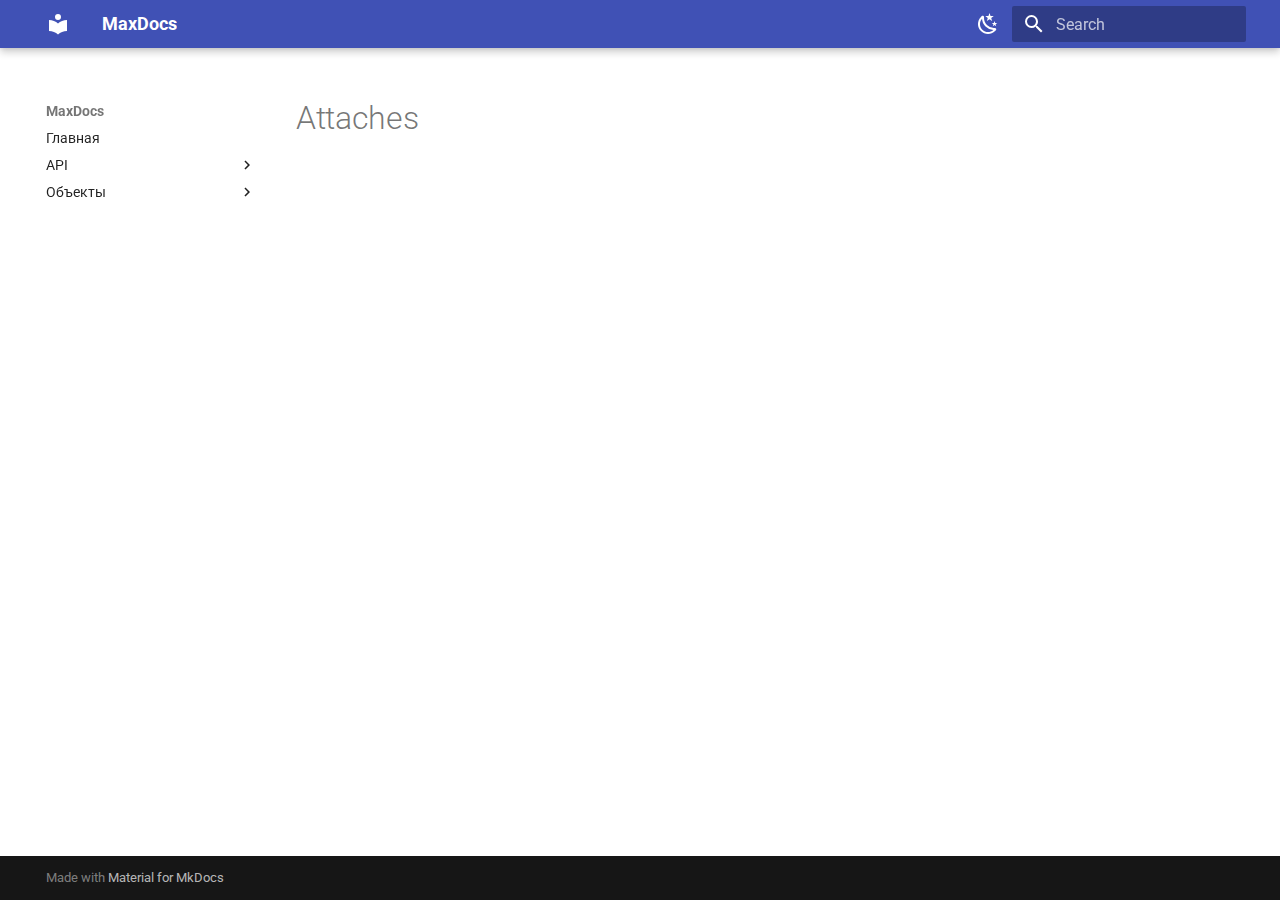
<file: objects/attaches/index.html>
<!doctype html>
<html lang="en" class="no-js">
  <head>
    
      <meta charset="utf-8">
      <meta name="viewport" content="width=device-width,initial-scale=1">
      
      
      
        <link rel="canonical" href="https://ink-developer.github.io/MaxDocs/objects/attaches/">
      
      
      
      
      <link rel="icon" href="../../img/incon.ico">
      <meta name="generator" content="mkdocs-1.6.1, mkdocs-material-9.6.17">
    
    
      
        <title>Attaches - MaxDocs</title>
      
    
    
      <link rel="stylesheet" href="../../assets/stylesheets/main.7e37652d.min.css">
      
        
        <link rel="stylesheet" href="../../assets/stylesheets/palette.06af60db.min.css">
      
      


    
    
      
    
    
      
        
        
        <link rel="preconnect" href="https://fonts.gstatic.com" crossorigin>
        <link rel="stylesheet" href="https://fonts.googleapis.com/css?family=Roboto:300,300i,400,400i,700,700i%7CRoboto+Mono:400,400i,700,700i&display=fallback">
        <style>:root{--md-text-font:"Roboto";--md-code-font:"Roboto Mono"}</style>
      
    
    
      <link rel="stylesheet" href="../../css/codeblock.css">
    
    <script>__md_scope=new URL("../..",location),__md_hash=e=>[...e].reduce(((e,_)=>(e<<5)-e+_.charCodeAt(0)),0),__md_get=(e,_=localStorage,t=__md_scope)=>JSON.parse(_.getItem(t.pathname+"."+e)),__md_set=(e,_,t=localStorage,a=__md_scope)=>{try{t.setItem(a.pathname+"."+e,JSON.stringify(_))}catch(e){}}</script>
    
      

    
    
    
  </head>
  
  
    
    
      
    
    
    
    
    <body dir="ltr" data-md-color-scheme="default" data-md-color-primary="indigo" data-md-color-accent="indigo">
  
    
    <input class="md-toggle" data-md-toggle="drawer" type="checkbox" id="__drawer" autocomplete="off">
    <input class="md-toggle" data-md-toggle="search" type="checkbox" id="__search" autocomplete="off">
    <label class="md-overlay" for="__drawer"></label>
    <div data-md-component="skip">
      
    </div>
    <div data-md-component="announce">
      
    </div>
    
    
      

  

<header class="md-header md-header--shadow" data-md-component="header">
  <nav class="md-header__inner md-grid" aria-label="Header">
    <a href="../.." title="MaxDocs" class="md-header__button md-logo" aria-label="MaxDocs" data-md-component="logo">
      
  
  <svg xmlns="http://www.w3.org/2000/svg" viewBox="0 0 24 24"><path d="M12 8a3 3 0 0 0 3-3 3 3 0 0 0-3-3 3 3 0 0 0-3 3 3 3 0 0 0 3 3m0 3.54C9.64 9.35 6.5 8 3 8v11c3.5 0 6.64 1.35 9 3.54 2.36-2.19 5.5-3.54 9-3.54V8c-3.5 0-6.64 1.35-9 3.54"/></svg>

    </a>
    <label class="md-header__button md-icon" for="__drawer">
      
      <svg xmlns="http://www.w3.org/2000/svg" viewBox="0 0 24 24"><path d="M3 6h18v2H3zm0 5h18v2H3zm0 5h18v2H3z"/></svg>
    </label>
    <div class="md-header__title" data-md-component="header-title">
      <div class="md-header__ellipsis">
        <div class="md-header__topic">
          <span class="md-ellipsis">
            MaxDocs
          </span>
        </div>
        <div class="md-header__topic" data-md-component="header-topic">
          <span class="md-ellipsis">
            
              Attaches
            
          </span>
        </div>
      </div>
    </div>
    
      
        <form class="md-header__option" data-md-component="palette">
  
    
    
    
    <input class="md-option" data-md-color-media="" data-md-color-scheme="default" data-md-color-primary="indigo" data-md-color-accent="indigo"  aria-label="Тёмная тема"  type="radio" name="__palette" id="__palette_0">
    
      <label class="md-header__button md-icon" title="Тёмная тема" for="__palette_1" hidden>
        <svg xmlns="http://www.w3.org/2000/svg" viewBox="0 0 24 24"><path d="m17.75 4.09-2.53 1.94.91 3.06-2.63-1.81-2.63 1.81.91-3.06-2.53-1.94L12.44 4l1.06-3 1.06 3zm3.5 6.91-1.64 1.25.59 1.98-1.7-1.17-1.7 1.17.59-1.98L15.75 11l2.06-.05L18.5 9l.69 1.95zm-2.28 4.95c.83-.08 1.72 1.1 1.19 1.85-.32.45-.66.87-1.08 1.27C15.17 23 8.84 23 4.94 19.07c-3.91-3.9-3.91-10.24 0-14.14.4-.4.82-.76 1.27-1.08.75-.53 1.93.36 1.85 1.19-.27 2.86.69 5.83 2.89 8.02a9.96 9.96 0 0 0 8.02 2.89m-1.64 2.02a12.08 12.08 0 0 1-7.8-3.47c-2.17-2.19-3.33-5-3.49-7.82-2.81 3.14-2.7 7.96.31 10.98 3.02 3.01 7.84 3.12 10.98.31"/></svg>
      </label>
    
  
    
    
    
    <input class="md-option" data-md-color-media="" data-md-color-scheme="slate" data-md-color-primary="indigo" data-md-color-accent="indigo"  aria-label="Светлая тема"  type="radio" name="__palette" id="__palette_1">
    
      <label class="md-header__button md-icon" title="Светлая тема" for="__palette_0" hidden>
        <svg xmlns="http://www.w3.org/2000/svg" viewBox="0 0 24 24"><path d="M12 7a5 5 0 0 1 5 5 5 5 0 0 1-5 5 5 5 0 0 1-5-5 5 5 0 0 1 5-5m0 2a3 3 0 0 0-3 3 3 3 0 0 0 3 3 3 3 0 0 0 3-3 3 3 0 0 0-3-3m0-7 2.39 3.42C13.65 5.15 12.84 5 12 5s-1.65.15-2.39.42zM3.34 7l4.16-.35A7.2 7.2 0 0 0 5.94 8.5c-.44.74-.69 1.5-.83 2.29zm.02 10 1.76-3.77a7.131 7.131 0 0 0 2.38 4.14zM20.65 7l-1.77 3.79a7.02 7.02 0 0 0-2.38-4.15zm-.01 10-4.14.36c.59-.51 1.12-1.14 1.54-1.86.42-.73.69-1.5.83-2.29zM12 22l-2.41-3.44c.74.27 1.55.44 2.41.44.82 0 1.63-.17 2.37-.44z"/></svg>
      </label>
    
  
</form>
      
    
    
      <script>var palette=__md_get("__palette");if(palette&&palette.color){if("(prefers-color-scheme)"===palette.color.media){var media=matchMedia("(prefers-color-scheme: light)"),input=document.querySelector(media.matches?"[data-md-color-media='(prefers-color-scheme: light)']":"[data-md-color-media='(prefers-color-scheme: dark)']");palette.color.media=input.getAttribute("data-md-color-media"),palette.color.scheme=input.getAttribute("data-md-color-scheme"),palette.color.primary=input.getAttribute("data-md-color-primary"),palette.color.accent=input.getAttribute("data-md-color-accent")}for(var[key,value]of Object.entries(palette.color))document.body.setAttribute("data-md-color-"+key,value)}</script>
    
    
    
      
      
        <label class="md-header__button md-icon" for="__search">
          
          <svg xmlns="http://www.w3.org/2000/svg" viewBox="0 0 24 24"><path d="M9.5 3A6.5 6.5 0 0 1 16 9.5c0 1.61-.59 3.09-1.56 4.23l.27.27h.79l5 5-1.5 1.5-5-5v-.79l-.27-.27A6.52 6.52 0 0 1 9.5 16 6.5 6.5 0 0 1 3 9.5 6.5 6.5 0 0 1 9.5 3m0 2C7 5 5 7 5 9.5S7 14 9.5 14 14 12 14 9.5 12 5 9.5 5"/></svg>
        </label>
        <div class="md-search" data-md-component="search" role="dialog">
  <label class="md-search__overlay" for="__search"></label>
  <div class="md-search__inner" role="search">
    <form class="md-search__form" name="search">
      <input type="text" class="md-search__input" name="query" aria-label="Search" placeholder="Search" autocapitalize="off" autocorrect="off" autocomplete="off" spellcheck="false" data-md-component="search-query" required>
      <label class="md-search__icon md-icon" for="__search">
        
        <svg xmlns="http://www.w3.org/2000/svg" viewBox="0 0 24 24"><path d="M9.5 3A6.5 6.5 0 0 1 16 9.5c0 1.61-.59 3.09-1.56 4.23l.27.27h.79l5 5-1.5 1.5-5-5v-.79l-.27-.27A6.52 6.52 0 0 1 9.5 16 6.5 6.5 0 0 1 3 9.5 6.5 6.5 0 0 1 9.5 3m0 2C7 5 5 7 5 9.5S7 14 9.5 14 14 12 14 9.5 12 5 9.5 5"/></svg>
        
        <svg xmlns="http://www.w3.org/2000/svg" viewBox="0 0 24 24"><path d="M20 11v2H8l5.5 5.5-1.42 1.42L4.16 12l7.92-7.92L13.5 5.5 8 11z"/></svg>
      </label>
      <nav class="md-search__options" aria-label="Search">
        
        <button type="reset" class="md-search__icon md-icon" title="Clear" aria-label="Clear" tabindex="-1">
          
          <svg xmlns="http://www.w3.org/2000/svg" viewBox="0 0 24 24"><path d="M19 6.41 17.59 5 12 10.59 6.41 5 5 6.41 10.59 12 5 17.59 6.41 19 12 13.41 17.59 19 19 17.59 13.41 12z"/></svg>
        </button>
      </nav>
      
    </form>
    <div class="md-search__output">
      <div class="md-search__scrollwrap" tabindex="0" data-md-scrollfix>
        <div class="md-search-result" data-md-component="search-result">
          <div class="md-search-result__meta">
            Initializing search
          </div>
          <ol class="md-search-result__list" role="presentation"></ol>
        </div>
      </div>
    </div>
  </div>
</div>
      
    
    
  </nav>
  
</header>
    
    <div class="md-container" data-md-component="container">
      
      
        
          
        
      
      <main class="md-main" data-md-component="main">
        <div class="md-main__inner md-grid">
          
            
              
              <div class="md-sidebar md-sidebar--primary" data-md-component="sidebar" data-md-type="navigation" >
                <div class="md-sidebar__scrollwrap">
                  <div class="md-sidebar__inner">
                    



<nav class="md-nav md-nav--primary" aria-label="Navigation" data-md-level="0">
  <label class="md-nav__title" for="__drawer">
    <a href="../.." title="MaxDocs" class="md-nav__button md-logo" aria-label="MaxDocs" data-md-component="logo">
      
  
  <svg xmlns="http://www.w3.org/2000/svg" viewBox="0 0 24 24"><path d="M12 8a3 3 0 0 0 3-3 3 3 0 0 0-3-3 3 3 0 0 0-3 3 3 3 0 0 0 3 3m0 3.54C9.64 9.35 6.5 8 3 8v11c3.5 0 6.64 1.35 9 3.54 2.36-2.19 5.5-3.54 9-3.54V8c-3.5 0-6.64 1.35-9 3.54"/></svg>

    </a>
    MaxDocs
  </label>
  
  <ul class="md-nav__list" data-md-scrollfix>
    
      
      
  
  
  
  
    <li class="md-nav__item">
      <a href="../.." class="md-nav__link">
        
  
  
  <span class="md-ellipsis">
    Главная
    
  </span>
  

      </a>
    </li>
  

    
      
      
  
  
  
  
    
    
    
    
    
    <li class="md-nav__item md-nav__item--nested">
      
        
        
        <input class="md-nav__toggle md-toggle " type="checkbox" id="__nav_2" >
        
          
          <label class="md-nav__link" for="__nav_2" id="__nav_2_label" tabindex="0">
            
  
  
  <span class="md-ellipsis">
    API
    
  </span>
  

            <span class="md-nav__icon md-icon"></span>
          </label>
        
        <nav class="md-nav" data-md-level="1" aria-labelledby="__nav_2_label" aria-expanded="false">
          <label class="md-nav__title" for="__nav_2">
            <span class="md-nav__icon md-icon"></span>
            API
          </label>
          <ul class="md-nav__list" data-md-scrollfix>
            
              
                
  
  
  
  
    <li class="md-nav__item">
      <a href="../../api/conn/" class="md-nav__link">
        
  
  
  <span class="md-ellipsis">
    Подключение
    
  </span>
  

      </a>
    </li>
  

              
            
              
                
  
  
  
  
    <li class="md-nav__item">
      <a href="../../api/login/" class="md-nav__link">
        
  
  
  <span class="md-ellipsis">
    Логин
    
  </span>
  

      </a>
    </li>
  

              
            
              
                
  
  
  
  
    <li class="md-nav__item">
      <a href="../../api/messages/" class="md-nav__link">
        
  
  
  <span class="md-ellipsis">
    Работа с сообщениями
    
  </span>
  

      </a>
    </li>
  

              
            
              
                
  
  
  
  
    <li class="md-nav__item">
      <a href="../../api/profile/" class="md-nav__link">
        
  
  
  <span class="md-ellipsis">
    Работа с профилем
    
  </span>
  

      </a>
    </li>
  

              
            
              
                
  
  
  
  
    <li class="md-nav__item">
      <a href="../../api/channels/" class="md-nav__link">
        
  
  
  <span class="md-ellipsis">
    Работа с каналами
    
  </span>
  

      </a>
    </li>
  

              
            
              
                
  
  
  
  
    <li class="md-nav__item">
      <a href="../../api/updates/" class="md-nav__link">
        
  
  
  <span class="md-ellipsis">
    Получение обновлений
    
  </span>
  

      </a>
    </li>
  

              
            
              
                
  
  
  
  
    <li class="md-nav__item">
      <a href="../../api/opcodes/" class="md-nav__link">
        
  
  
  <span class="md-ellipsis">
    Опкоды
    
  </span>
  

      </a>
    </li>
  

              
            
          </ul>
        </nav>
      
    </li>
  

    
      
      
  
  
  
  
    
    
    
    
    
    <li class="md-nav__item md-nav__item--nested">
      
        
        
        <input class="md-nav__toggle md-toggle " type="checkbox" id="__nav_3" >
        
          
          <label class="md-nav__link" for="__nav_3" id="__nav_3_label" tabindex="0">
            
  
  
  <span class="md-ellipsis">
    Объекты
    
  </span>
  

            <span class="md-nav__icon md-icon"></span>
          </label>
        
        <nav class="md-nav" data-md-level="1" aria-labelledby="__nav_3_label" aria-expanded="false">
          <label class="md-nav__title" for="__nav_3">
            <span class="md-nav__icon md-icon"></span>
            Объекты
          </label>
          <ul class="md-nav__list" data-md-scrollfix>
            
              
                
  
  
  
  
    <li class="md-nav__item">
      <a href="../chat/" class="md-nav__link">
        
  
  
  <span class="md-ellipsis">
    Чат
    
  </span>
  

      </a>
    </li>
  

              
            
              
                
  
  
  
  
    <li class="md-nav__item">
      <a href="../user_message/" class="md-nav__link">
        
  
  
  <span class="md-ellipsis">
    Сообщение от юзера
    
  </span>
  

      </a>
    </li>
  

              
            
              
                
  
  
  
  
    <li class="md-nav__item">
      <a href="../reaction_info/" class="md-nav__link">
        
  
  
  <span class="md-ellipsis">
    Информация о реакциях
    
  </span>
  

      </a>
    </li>
  

              
            
          </ul>
        </nav>
      
    </li>
  

    
  </ul>
</nav>
                  </div>
                </div>
              </div>
            
            
              
              <div class="md-sidebar md-sidebar--secondary" data-md-component="sidebar" data-md-type="toc" >
                <div class="md-sidebar__scrollwrap">
                  <div class="md-sidebar__inner">
                    

<nav class="md-nav md-nav--secondary" aria-label="Table of contents">
  
  
  
  
</nav>
                  </div>
                </div>
              </div>
            
          
          
            <div class="md-content" data-md-component="content">
              <article class="md-content__inner md-typeset">
                
                  



  <h1>Attaches</h1>














                
              </article>
            </div>
          
          
<script>var target=document.getElementById(location.hash.slice(1));target&&target.name&&(target.checked=target.name.startsWith("__tabbed_"))</script>
        </div>
        
      </main>
      
        <footer class="md-footer">
  
  <div class="md-footer-meta md-typeset">
    <div class="md-footer-meta__inner md-grid">
      <div class="md-copyright">
  
  
    Made with
    <a href="https://squidfunk.github.io/mkdocs-material/" target="_blank" rel="noopener">
      Material for MkDocs
    </a>
  
</div>
      
    </div>
  </div>
</footer>
      
    </div>
    <div class="md-dialog" data-md-component="dialog">
      <div class="md-dialog__inner md-typeset"></div>
    </div>
    
    
    
      
      <script id="__config" type="application/json">{"base": "../..", "features": ["content.code.copy", "content.code.select"], "search": "../../assets/javascripts/workers/search.973d3a69.min.js", "tags": null, "translations": {"clipboard.copied": "Copied to clipboard", "clipboard.copy": "Copy to clipboard", "search.result.more.one": "1 more on this page", "search.result.more.other": "# more on this page", "search.result.none": "No matching documents", "search.result.one": "1 matching document", "search.result.other": "# matching documents", "search.result.placeholder": "Type to start searching", "search.result.term.missing": "Missing", "select.version": "Select version"}, "version": null}</script>
    
    
      <script src="../../assets/javascripts/bundle.92b07e13.min.js"></script>
      
    
  </body>
</html>
</file>
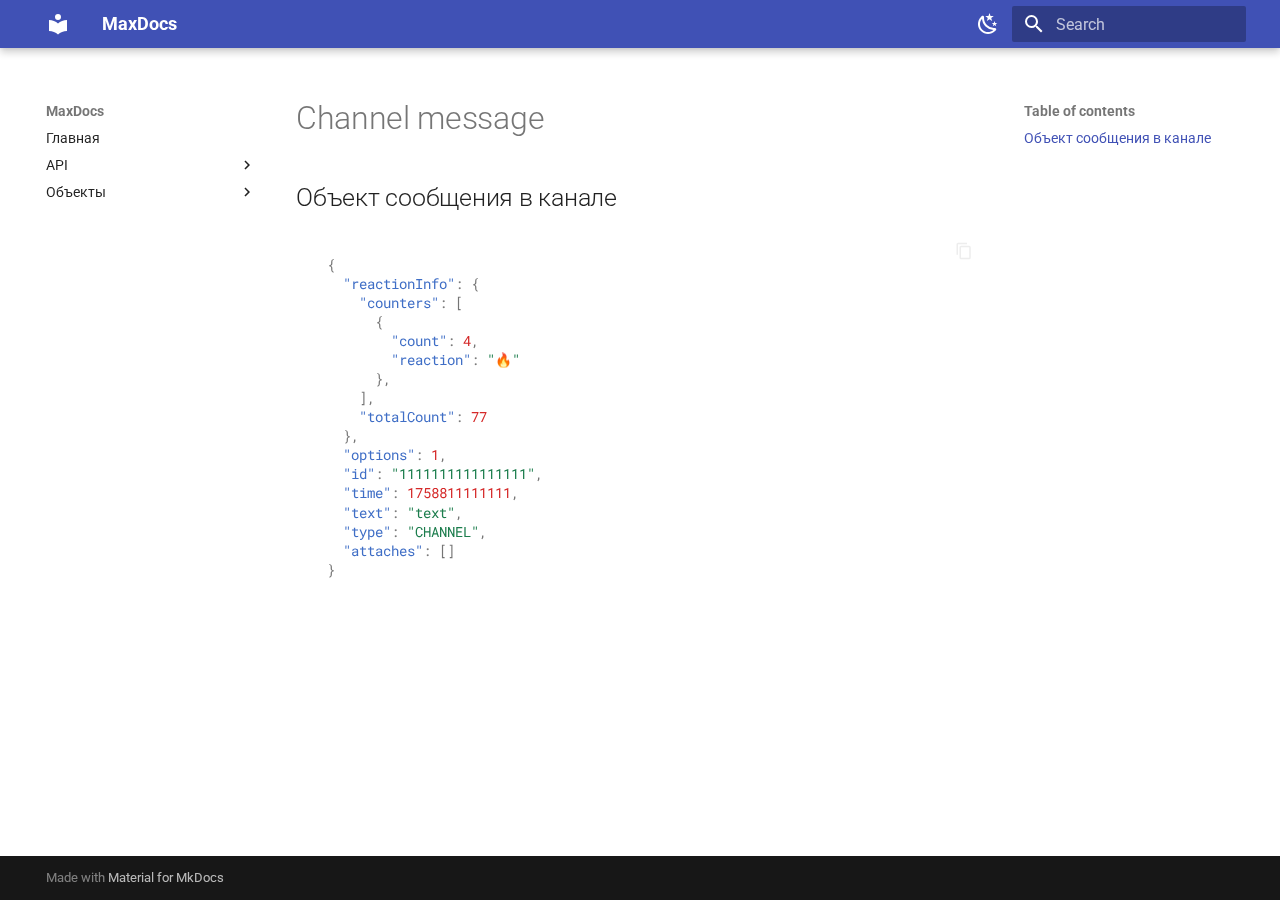
<file: objects/channel_message/index.html>
<!doctype html>
<html lang="en" class="no-js">
  <head>
    
      <meta charset="utf-8">
      <meta name="viewport" content="width=device-width,initial-scale=1">
      
      
      
        <link rel="canonical" href="https://ink-developer.github.io/MaxDocs/objects/channel_message/">
      
      
      
      
      <link rel="icon" href="../../img/incon.ico">
      <meta name="generator" content="mkdocs-1.6.1, mkdocs-material-9.6.17">
    
    
      
        <title>Channel message - MaxDocs</title>
      
    
    
      <link rel="stylesheet" href="../../assets/stylesheets/main.7e37652d.min.css">
      
        
        <link rel="stylesheet" href="../../assets/stylesheets/palette.06af60db.min.css">
      
      


    
    
      
    
    
      
        
        
        <link rel="preconnect" href="https://fonts.gstatic.com" crossorigin>
        <link rel="stylesheet" href="https://fonts.googleapis.com/css?family=Roboto:300,300i,400,400i,700,700i%7CRoboto+Mono:400,400i,700,700i&display=fallback">
        <style>:root{--md-text-font:"Roboto";--md-code-font:"Roboto Mono"}</style>
      
    
    
      <link rel="stylesheet" href="../../css/codeblock.css">
    
    <script>__md_scope=new URL("../..",location),__md_hash=e=>[...e].reduce(((e,_)=>(e<<5)-e+_.charCodeAt(0)),0),__md_get=(e,_=localStorage,t=__md_scope)=>JSON.parse(_.getItem(t.pathname+"."+e)),__md_set=(e,_,t=localStorage,a=__md_scope)=>{try{t.setItem(a.pathname+"."+e,JSON.stringify(_))}catch(e){}}</script>
    
      

    
    
    
  </head>
  
  
    
    
      
    
    
    
    
    <body dir="ltr" data-md-color-scheme="default" data-md-color-primary="indigo" data-md-color-accent="indigo">
  
    
    <input class="md-toggle" data-md-toggle="drawer" type="checkbox" id="__drawer" autocomplete="off">
    <input class="md-toggle" data-md-toggle="search" type="checkbox" id="__search" autocomplete="off">
    <label class="md-overlay" for="__drawer"></label>
    <div data-md-component="skip">
      
        
        <a href="#_1" class="md-skip">
          Skip to content
        </a>
      
    </div>
    <div data-md-component="announce">
      
    </div>
    
    
      

  

<header class="md-header md-header--shadow" data-md-component="header">
  <nav class="md-header__inner md-grid" aria-label="Header">
    <a href="../.." title="MaxDocs" class="md-header__button md-logo" aria-label="MaxDocs" data-md-component="logo">
      
  
  <svg xmlns="http://www.w3.org/2000/svg" viewBox="0 0 24 24"><path d="M12 8a3 3 0 0 0 3-3 3 3 0 0 0-3-3 3 3 0 0 0-3 3 3 3 0 0 0 3 3m0 3.54C9.64 9.35 6.5 8 3 8v11c3.5 0 6.64 1.35 9 3.54 2.36-2.19 5.5-3.54 9-3.54V8c-3.5 0-6.64 1.35-9 3.54"/></svg>

    </a>
    <label class="md-header__button md-icon" for="__drawer">
      
      <svg xmlns="http://www.w3.org/2000/svg" viewBox="0 0 24 24"><path d="M3 6h18v2H3zm0 5h18v2H3zm0 5h18v2H3z"/></svg>
    </label>
    <div class="md-header__title" data-md-component="header-title">
      <div class="md-header__ellipsis">
        <div class="md-header__topic">
          <span class="md-ellipsis">
            MaxDocs
          </span>
        </div>
        <div class="md-header__topic" data-md-component="header-topic">
          <span class="md-ellipsis">
            
              Channel message
            
          </span>
        </div>
      </div>
    </div>
    
      
        <form class="md-header__option" data-md-component="palette">
  
    
    
    
    <input class="md-option" data-md-color-media="" data-md-color-scheme="default" data-md-color-primary="indigo" data-md-color-accent="indigo"  aria-label="Тёмная тема"  type="radio" name="__palette" id="__palette_0">
    
      <label class="md-header__button md-icon" title="Тёмная тема" for="__palette_1" hidden>
        <svg xmlns="http://www.w3.org/2000/svg" viewBox="0 0 24 24"><path d="m17.75 4.09-2.53 1.94.91 3.06-2.63-1.81-2.63 1.81.91-3.06-2.53-1.94L12.44 4l1.06-3 1.06 3zm3.5 6.91-1.64 1.25.59 1.98-1.7-1.17-1.7 1.17.59-1.98L15.75 11l2.06-.05L18.5 9l.69 1.95zm-2.28 4.95c.83-.08 1.72 1.1 1.19 1.85-.32.45-.66.87-1.08 1.27C15.17 23 8.84 23 4.94 19.07c-3.91-3.9-3.91-10.24 0-14.14.4-.4.82-.76 1.27-1.08.75-.53 1.93.36 1.85 1.19-.27 2.86.69 5.83 2.89 8.02a9.96 9.96 0 0 0 8.02 2.89m-1.64 2.02a12.08 12.08 0 0 1-7.8-3.47c-2.17-2.19-3.33-5-3.49-7.82-2.81 3.14-2.7 7.96.31 10.98 3.02 3.01 7.84 3.12 10.98.31"/></svg>
      </label>
    
  
    
    
    
    <input class="md-option" data-md-color-media="" data-md-color-scheme="slate" data-md-color-primary="indigo" data-md-color-accent="indigo"  aria-label="Светлая тема"  type="radio" name="__palette" id="__palette_1">
    
      <label class="md-header__button md-icon" title="Светлая тема" for="__palette_0" hidden>
        <svg xmlns="http://www.w3.org/2000/svg" viewBox="0 0 24 24"><path d="M12 7a5 5 0 0 1 5 5 5 5 0 0 1-5 5 5 5 0 0 1-5-5 5 5 0 0 1 5-5m0 2a3 3 0 0 0-3 3 3 3 0 0 0 3 3 3 3 0 0 0 3-3 3 3 0 0 0-3-3m0-7 2.39 3.42C13.65 5.15 12.84 5 12 5s-1.65.15-2.39.42zM3.34 7l4.16-.35A7.2 7.2 0 0 0 5.94 8.5c-.44.74-.69 1.5-.83 2.29zm.02 10 1.76-3.77a7.131 7.131 0 0 0 2.38 4.14zM20.65 7l-1.77 3.79a7.02 7.02 0 0 0-2.38-4.15zm-.01 10-4.14.36c.59-.51 1.12-1.14 1.54-1.86.42-.73.69-1.5.83-2.29zM12 22l-2.41-3.44c.74.27 1.55.44 2.41.44.82 0 1.63-.17 2.37-.44z"/></svg>
      </label>
    
  
</form>
      
    
    
      <script>var palette=__md_get("__palette");if(palette&&palette.color){if("(prefers-color-scheme)"===palette.color.media){var media=matchMedia("(prefers-color-scheme: light)"),input=document.querySelector(media.matches?"[data-md-color-media='(prefers-color-scheme: light)']":"[data-md-color-media='(prefers-color-scheme: dark)']");palette.color.media=input.getAttribute("data-md-color-media"),palette.color.scheme=input.getAttribute("data-md-color-scheme"),palette.color.primary=input.getAttribute("data-md-color-primary"),palette.color.accent=input.getAttribute("data-md-color-accent")}for(var[key,value]of Object.entries(palette.color))document.body.setAttribute("data-md-color-"+key,value)}</script>
    
    
    
      
      
        <label class="md-header__button md-icon" for="__search">
          
          <svg xmlns="http://www.w3.org/2000/svg" viewBox="0 0 24 24"><path d="M9.5 3A6.5 6.5 0 0 1 16 9.5c0 1.61-.59 3.09-1.56 4.23l.27.27h.79l5 5-1.5 1.5-5-5v-.79l-.27-.27A6.52 6.52 0 0 1 9.5 16 6.5 6.5 0 0 1 3 9.5 6.5 6.5 0 0 1 9.5 3m0 2C7 5 5 7 5 9.5S7 14 9.5 14 14 12 14 9.5 12 5 9.5 5"/></svg>
        </label>
        <div class="md-search" data-md-component="search" role="dialog">
  <label class="md-search__overlay" for="__search"></label>
  <div class="md-search__inner" role="search">
    <form class="md-search__form" name="search">
      <input type="text" class="md-search__input" name="query" aria-label="Search" placeholder="Search" autocapitalize="off" autocorrect="off" autocomplete="off" spellcheck="false" data-md-component="search-query" required>
      <label class="md-search__icon md-icon" for="__search">
        
        <svg xmlns="http://www.w3.org/2000/svg" viewBox="0 0 24 24"><path d="M9.5 3A6.5 6.5 0 0 1 16 9.5c0 1.61-.59 3.09-1.56 4.23l.27.27h.79l5 5-1.5 1.5-5-5v-.79l-.27-.27A6.52 6.52 0 0 1 9.5 16 6.5 6.5 0 0 1 3 9.5 6.5 6.5 0 0 1 9.5 3m0 2C7 5 5 7 5 9.5S7 14 9.5 14 14 12 14 9.5 12 5 9.5 5"/></svg>
        
        <svg xmlns="http://www.w3.org/2000/svg" viewBox="0 0 24 24"><path d="M20 11v2H8l5.5 5.5-1.42 1.42L4.16 12l7.92-7.92L13.5 5.5 8 11z"/></svg>
      </label>
      <nav class="md-search__options" aria-label="Search">
        
        <button type="reset" class="md-search__icon md-icon" title="Clear" aria-label="Clear" tabindex="-1">
          
          <svg xmlns="http://www.w3.org/2000/svg" viewBox="0 0 24 24"><path d="M19 6.41 17.59 5 12 10.59 6.41 5 5 6.41 10.59 12 5 17.59 6.41 19 12 13.41 17.59 19 19 17.59 13.41 12z"/></svg>
        </button>
      </nav>
      
    </form>
    <div class="md-search__output">
      <div class="md-search__scrollwrap" tabindex="0" data-md-scrollfix>
        <div class="md-search-result" data-md-component="search-result">
          <div class="md-search-result__meta">
            Initializing search
          </div>
          <ol class="md-search-result__list" role="presentation"></ol>
        </div>
      </div>
    </div>
  </div>
</div>
      
    
    
  </nav>
  
</header>
    
    <div class="md-container" data-md-component="container">
      
      
        
          
        
      
      <main class="md-main" data-md-component="main">
        <div class="md-main__inner md-grid">
          
            
              
              <div class="md-sidebar md-sidebar--primary" data-md-component="sidebar" data-md-type="navigation" >
                <div class="md-sidebar__scrollwrap">
                  <div class="md-sidebar__inner">
                    



<nav class="md-nav md-nav--primary" aria-label="Navigation" data-md-level="0">
  <label class="md-nav__title" for="__drawer">
    <a href="../.." title="MaxDocs" class="md-nav__button md-logo" aria-label="MaxDocs" data-md-component="logo">
      
  
  <svg xmlns="http://www.w3.org/2000/svg" viewBox="0 0 24 24"><path d="M12 8a3 3 0 0 0 3-3 3 3 0 0 0-3-3 3 3 0 0 0-3 3 3 3 0 0 0 3 3m0 3.54C9.64 9.35 6.5 8 3 8v11c3.5 0 6.64 1.35 9 3.54 2.36-2.19 5.5-3.54 9-3.54V8c-3.5 0-6.64 1.35-9 3.54"/></svg>

    </a>
    MaxDocs
  </label>
  
  <ul class="md-nav__list" data-md-scrollfix>
    
      
      
  
  
  
  
    <li class="md-nav__item">
      <a href="../.." class="md-nav__link">
        
  
  
  <span class="md-ellipsis">
    Главная
    
  </span>
  

      </a>
    </li>
  

    
      
      
  
  
  
  
    
    
    
    
    
    <li class="md-nav__item md-nav__item--nested">
      
        
        
        <input class="md-nav__toggle md-toggle " type="checkbox" id="__nav_2" >
        
          
          <label class="md-nav__link" for="__nav_2" id="__nav_2_label" tabindex="0">
            
  
  
  <span class="md-ellipsis">
    API
    
  </span>
  

            <span class="md-nav__icon md-icon"></span>
          </label>
        
        <nav class="md-nav" data-md-level="1" aria-labelledby="__nav_2_label" aria-expanded="false">
          <label class="md-nav__title" for="__nav_2">
            <span class="md-nav__icon md-icon"></span>
            API
          </label>
          <ul class="md-nav__list" data-md-scrollfix>
            
              
                
  
  
  
  
    <li class="md-nav__item">
      <a href="../../api/conn/" class="md-nav__link">
        
  
  
  <span class="md-ellipsis">
    Подключение
    
  </span>
  

      </a>
    </li>
  

              
            
              
                
  
  
  
  
    <li class="md-nav__item">
      <a href="../../api/login/" class="md-nav__link">
        
  
  
  <span class="md-ellipsis">
    Логин
    
  </span>
  

      </a>
    </li>
  

              
            
              
                
  
  
  
  
    <li class="md-nav__item">
      <a href="../../api/messages/" class="md-nav__link">
        
  
  
  <span class="md-ellipsis">
    Работа с сообщениями
    
  </span>
  

      </a>
    </li>
  

              
            
              
                
  
  
  
  
    <li class="md-nav__item">
      <a href="../../api/profile/" class="md-nav__link">
        
  
  
  <span class="md-ellipsis">
    Работа с профилем
    
  </span>
  

      </a>
    </li>
  

              
            
              
                
  
  
  
  
    <li class="md-nav__item">
      <a href="../../api/channels/" class="md-nav__link">
        
  
  
  <span class="md-ellipsis">
    Работа с каналами
    
  </span>
  

      </a>
    </li>
  

              
            
              
                
  
  
  
  
    <li class="md-nav__item">
      <a href="../../api/updates/" class="md-nav__link">
        
  
  
  <span class="md-ellipsis">
    Получение обновлений
    
  </span>
  

      </a>
    </li>
  

              
            
              
                
  
  
  
  
    <li class="md-nav__item">
      <a href="../../api/opcodes/" class="md-nav__link">
        
  
  
  <span class="md-ellipsis">
    Опкоды
    
  </span>
  

      </a>
    </li>
  

              
            
          </ul>
        </nav>
      
    </li>
  

    
      
      
  
  
  
  
    
    
    
    
    
    <li class="md-nav__item md-nav__item--nested">
      
        
        
        <input class="md-nav__toggle md-toggle " type="checkbox" id="__nav_3" >
        
          
          <label class="md-nav__link" for="__nav_3" id="__nav_3_label" tabindex="0">
            
  
  
  <span class="md-ellipsis">
    Объекты
    
  </span>
  

            <span class="md-nav__icon md-icon"></span>
          </label>
        
        <nav class="md-nav" data-md-level="1" aria-labelledby="__nav_3_label" aria-expanded="false">
          <label class="md-nav__title" for="__nav_3">
            <span class="md-nav__icon md-icon"></span>
            Объекты
          </label>
          <ul class="md-nav__list" data-md-scrollfix>
            
              
                
  
  
  
  
    <li class="md-nav__item">
      <a href="../chat/" class="md-nav__link">
        
  
  
  <span class="md-ellipsis">
    Чат
    
  </span>
  

      </a>
    </li>
  

              
            
              
                
  
  
  
  
    <li class="md-nav__item">
      <a href="../user_message/" class="md-nav__link">
        
  
  
  <span class="md-ellipsis">
    Сообщение от юзера
    
  </span>
  

      </a>
    </li>
  

              
            
              
                
  
  
  
  
    <li class="md-nav__item">
      <a href="../reaction_info/" class="md-nav__link">
        
  
  
  <span class="md-ellipsis">
    Информация о реакциях
    
  </span>
  

      </a>
    </li>
  

              
            
          </ul>
        </nav>
      
    </li>
  

    
  </ul>
</nav>
                  </div>
                </div>
              </div>
            
            
              
              <div class="md-sidebar md-sidebar--secondary" data-md-component="sidebar" data-md-type="toc" >
                <div class="md-sidebar__scrollwrap">
                  <div class="md-sidebar__inner">
                    

<nav class="md-nav md-nav--secondary" aria-label="Table of contents">
  
  
  
  
    <label class="md-nav__title" for="__toc">
      <span class="md-nav__icon md-icon"></span>
      Table of contents
    </label>
    <ul class="md-nav__list" data-md-component="toc" data-md-scrollfix>
      
        <li class="md-nav__item">
  <a href="#_1" class="md-nav__link">
    <span class="md-ellipsis">
      Объект сообщения в канале
    </span>
  </a>
  
</li>
      
    </ul>
  
</nav>
                  </div>
                </div>
              </div>
            
          
          
            <div class="md-content" data-md-component="content">
              <article class="md-content__inner md-typeset">
                
                  



  <h1>Channel message</h1>

<h2 id="_1">Объект сообщения в канале</h2>
<div class="highlight"><pre><span></span><code><span class="p">{</span>
<span class="w">  </span><span class="nt">&quot;reactionInfo&quot;</span><span class="p">:</span><span class="w"> </span><span class="p">{</span>
<span class="w">    </span><span class="nt">&quot;counters&quot;</span><span class="p">:</span><span class="w"> </span><span class="p">[</span>
<span class="w">      </span><span class="p">{</span>
<span class="w">        </span><span class="nt">&quot;count&quot;</span><span class="p">:</span><span class="w"> </span><span class="mi">4</span><span class="p">,</span>
<span class="w">        </span><span class="nt">&quot;reaction&quot;</span><span class="p">:</span><span class="w"> </span><span class="s2">&quot;🔥&quot;</span>
<span class="w">      </span><span class="p">},</span>
<span class="w">    </span><span class="p">],</span>
<span class="w">    </span><span class="nt">&quot;totalCount&quot;</span><span class="p">:</span><span class="w"> </span><span class="mi">77</span>
<span class="w">  </span><span class="p">},</span>
<span class="w">  </span><span class="nt">&quot;options&quot;</span><span class="p">:</span><span class="w"> </span><span class="mi">1</span><span class="p">,</span>
<span class="w">  </span><span class="nt">&quot;id&quot;</span><span class="p">:</span><span class="w"> </span><span class="s2">&quot;1111111111111111&quot;</span><span class="p">,</span>
<span class="w">  </span><span class="nt">&quot;time&quot;</span><span class="p">:</span><span class="w"> </span><span class="mi">1758811111111</span><span class="p">,</span>
<span class="w">  </span><span class="nt">&quot;text&quot;</span><span class="p">:</span><span class="w"> </span><span class="s2">&quot;text&quot;</span><span class="p">,</span>
<span class="w">  </span><span class="nt">&quot;type&quot;</span><span class="p">:</span><span class="w"> </span><span class="s2">&quot;CHANNEL&quot;</span><span class="p">,</span>
<span class="w">  </span><span class="nt">&quot;attaches&quot;</span><span class="p">:</span><span class="w"> </span><span class="p">[]</span>
<span class="p">}</span>
</code></pre></div>












                
              </article>
            </div>
          
          
<script>var target=document.getElementById(location.hash.slice(1));target&&target.name&&(target.checked=target.name.startsWith("__tabbed_"))</script>
        </div>
        
      </main>
      
        <footer class="md-footer">
  
  <div class="md-footer-meta md-typeset">
    <div class="md-footer-meta__inner md-grid">
      <div class="md-copyright">
  
  
    Made with
    <a href="https://squidfunk.github.io/mkdocs-material/" target="_blank" rel="noopener">
      Material for MkDocs
    </a>
  
</div>
      
    </div>
  </div>
</footer>
      
    </div>
    <div class="md-dialog" data-md-component="dialog">
      <div class="md-dialog__inner md-typeset"></div>
    </div>
    
    
    
      
      <script id="__config" type="application/json">{"base": "../..", "features": ["content.code.copy", "content.code.select"], "search": "../../assets/javascripts/workers/search.973d3a69.min.js", "tags": null, "translations": {"clipboard.copied": "Copied to clipboard", "clipboard.copy": "Copy to clipboard", "search.result.more.one": "1 more on this page", "search.result.more.other": "# more on this page", "search.result.none": "No matching documents", "search.result.one": "1 matching document", "search.result.other": "# matching documents", "search.result.placeholder": "Type to start searching", "search.result.term.missing": "Missing", "select.version": "Select version"}, "version": null}</script>
    
    
      <script src="../../assets/javascripts/bundle.92b07e13.min.js"></script>
      
    
  </body>
</html>
</file>
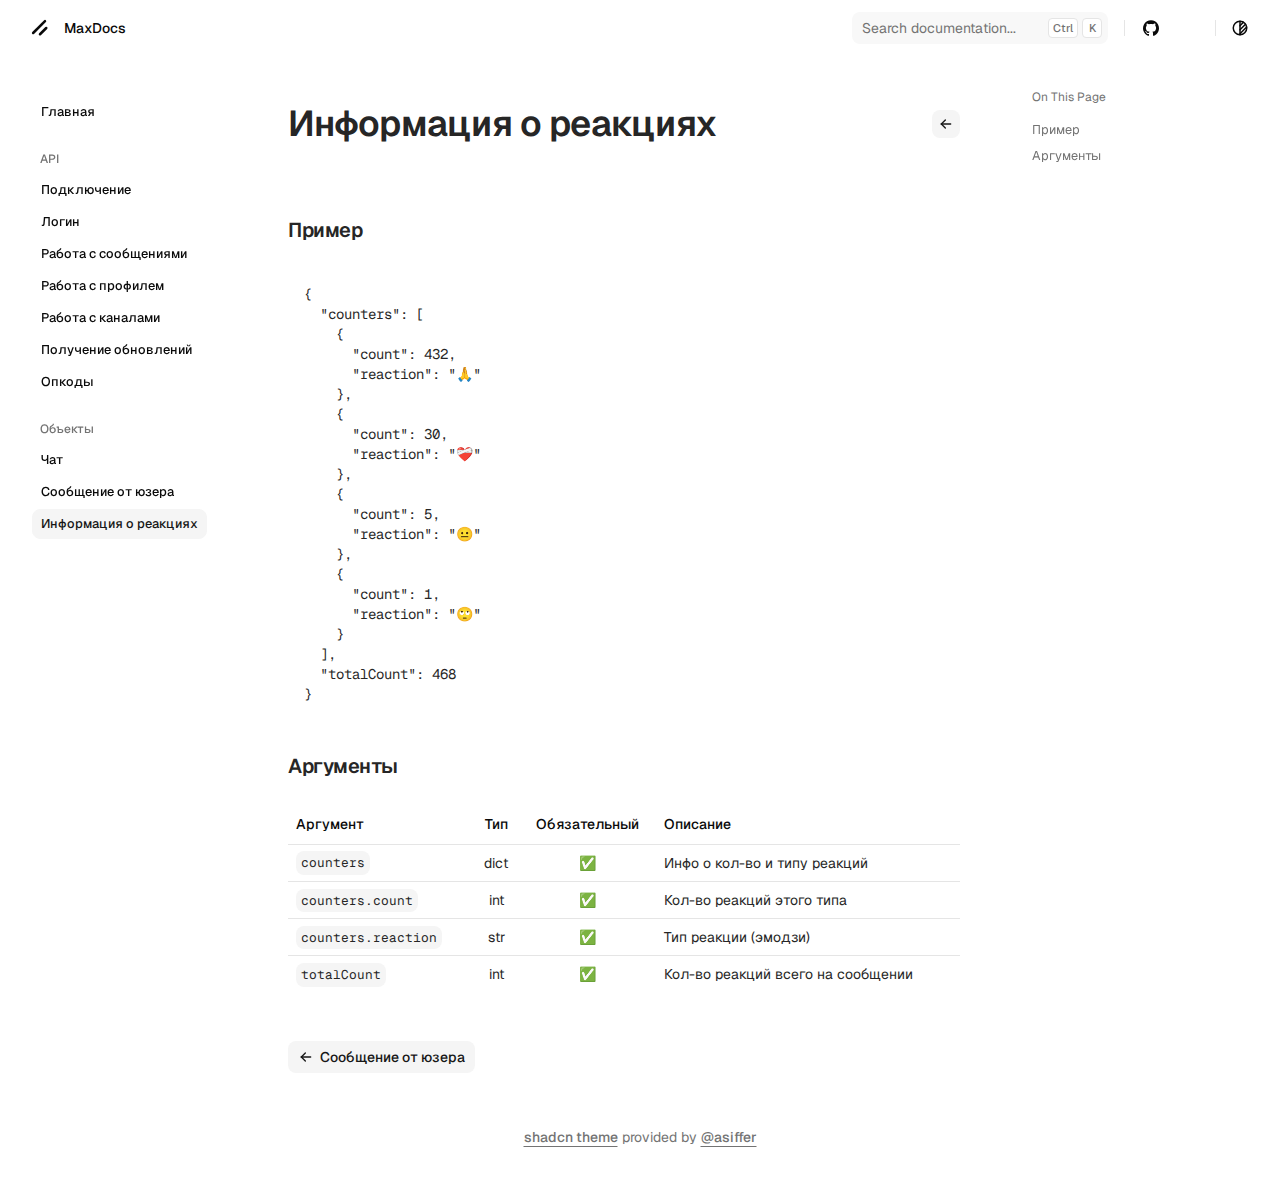
<file: objects/reaction_info/index.html>
<!DOCTYPE html>
<html lang="en">

<head>
    <script>
        // for search plugin notably
        const base_url = "https://ink-developer.github.io/MaxDocs/";
    </script>
    <script>
    const darkTheme = window.matchMedia("(prefers-color-scheme: dark)");
    darkTheme.onchange = (e) => {
        if (e.matches) {
            document.documentElement.classList.add("dark")
            localStorage.theme = 'dark';
        } else {
            document.documentElement.classList.remove("dark")
            localStorage.removeItem("theme")
        }
    };

    // On page load. Priotiry to lcaolStorage
    if (localStorage.theme === "dark") {
        document.documentElement.classList.add("dark")
    } else if (localStorage.theme === "light") {
        document.documentElement.classList.remove("dark")
    } else if (darkTheme.matches) {
        document.documentElement.classList.add("dark")
    } else {
        document.documentElement.classList.remove("dark")
    }

    // set the layout based on localStorage
    document.documentElement.classList.add(localStorage.getItem("html-layout") || "layout-fixed");
</script>


    <meta charset="UTF-8">
    <meta name="viewport" content="width=device-width, initial-scale=1">
    <title>Информация о реакциях - MaxDocs</title>
    


<title>Информация о реакциях</title>









<link rel="canonical" href="https://ink-developer.github.io/MaxDocs/objects/reaction_info/">


<!-- Open Graph (Facebook, LinkedIn) -->

<meta property="og:title" content="Информация о реакциях">





<meta property="og:url" content="https://ink-developer.github.io/MaxDocs/objects/reaction_info/">






<!-- Twitter Card -->

<meta name="twitter:title" content="Информация о реакциях">






<!-- JSON-LD Structured Data -->



    <link rel="icon" href="../../img/incon.ico">

    <link href="../../css/base.css" rel="stylesheet">
    <link href="../../css/geist.css" rel="stylesheet">

    
    <link href="../../css/codeblock.css" rel="stylesheet">

    

    <script src="../../js/callbacks.js"></script>

    

    

    

</head>

<body
    class="text-foreground group/body overscroll-none font-sans antialiased [--footer-height:calc(var(--spacing)*14)] [--header-height:calc(var(--spacing)*14)] xl:[--footer-height:calc(var(--spacing)*24)] theme-default">
    <div id="inner-body" class="bg-background relative z-10 flex min-h-svh flex-col">
        <header class="bg-background sticky top-0 z-50 w-full" view-transition-name="header">
    <div class="container-wrapper 3xl:fixed:px-0 px-6">
        <div class="3xl:fixed:container flex h-(--header-height) items-center gap-2 **:data-[slot=separator]:!h-4">
            <button id="menu-button" data-slot="popover-trigger" onclick="onMobileMenuButtonClick(event)"
                class="group whitespace-nowrap rounded-md text-sm font-medium transition-all disabled:pointer-events-none disabled:opacity-50 [&amp;_svg]:pointer-events-none [&amp;_svg:not([class*='size-'])]:size-4 shrink-0 [&amp;_svg]:shrink-0 outline-none focus-visible:border-ring focus-visible:ring-ring/50 aria-invalid:ring-destructive/20 dark:aria-invalid:ring-destructive/40 aria-invalid:border-destructive hover:text-accent-foreground px-4 py-2 has-[&gt;svg]:px-3 extend-touch-target h-8 touch-manipulation items-center justify-start gap-2.5 !p-0 hover:bg-transparent focus-visible:bg-transparent focus-visible:ring-0 active:bg-transparent dark:hover:bg-transparent flex lg:hidden"
                type="button" aria-haspopup="dialog" aria-expanded="false" aria-controls="radix-«Rmplb»"
                data-state="closed">
                <div class="relative flex h-8 w-4 items-center justify-center">
                    <div class="relative size-4">
                        <!-- 16px x 16px -->
                        <svg xmlns="http://www.w3.org/2000/svg" viewBox="0 0 16 16" fill="none" stroke="currentColor"
                            stroke-width="2" stroke-linecap="round" stroke-linejoin="round">
                            <line x1="0" x2="16" y1="5" y2="5"
                                class="group-data-[state=open]:translate-y-[2.25px] group-data-[state=open]:-translate-x-[2.25px] group-data-[state=open]:rotate-45 transition-all duration-300 origin-center" />
                            <line x1="0" x2="16" y1="11" y2="11"
                                class="group-data-[state=open]:-translate-y-[2.25px] group-data-[state=open]:-translate-x-[2.25px] group-data-[state=open]:-rotate-45 transition-all duration-300 origin-center" />
                        </svg>
                    </div>

                    <span class="sr-only">Toggle Menu</span>
                </div>
                <span class="flex h-8 items-center text-lg leading-none font-medium">Menu</span>
            </button>
            <a data-slot="button"
                class="items-center justify-center gap-2 whitespace-nowrap rounded-md text-sm font-medium transition-all disabled:pointer-events-none disabled:opacity-50 [&_svg]:pointer-events-none [&_svg:not([class*='size-'])]:size-5 shrink-0 [&_svg]:shrink-0 outline-none focus-visible:border-ring focus-visible:ring-ring/50 focus-visible:ring-[3px] aria-invalid:ring-destructive/20 dark:aria-invalid:ring-destructive/40 aria-invalid:border-destructive hover:bg-accent hover:text-accent-foreground dark:hover:bg-accent/50 hidden h-8 lg:flex"
                href="https://ink-developer.github.io/MaxDocs/">
                <span class="size-8 flex flex-row justify-center items-center">
                    

<svg xmlns="http://www.w3.org/2000/svg" viewBox="0 0 256 256"
    class="size-5">
    <rect width="256" height="256" fill="none"></rect>
    <line x1="208" y1="128" x2="128" y2="208" fill="none" stroke="currentColor" stroke-linecap="round"
        stroke-linejoin="round" stroke-width="32"></line>
    <line x1="192" y1="40" x2="40" y2="192" fill="none" stroke="currentColor" stroke-linecap="round"
        stroke-linejoin="round" stroke-width="32"></line>
</svg>


                </span>

                
                <h1 class="pr-2">MaxDocs</h1>
                
            </a>
            
            <div class="ml-auto flex items-center gap-2 md:flex-1 md:justify-end">
                <div class="hidden w-full flex-1 md:flex md:w-auto md:flex-none">
                    <button data-slot="dialog-trigger" onclick="onSearchBarClick(event)"
    class="inline-flex items-center gap-2 whitespace-nowrap rounded-md text-sm transition-all disabled:pointer-events-none disabled:opacity-50 [&amp;_svg]:pointer-events-none [&amp;_svg:not([class*='size-'])]:size-4 shrink-0 [&amp;_svg]:shrink-0 outline-none focus-visible:border-ring focus-visible:ring-ring/50 focus-visible:ring-[3px] aria-invalid:ring-destructive/20 dark:aria-invalid:ring-destructive/40 aria-invalid:border-destructive hover:bg-secondary/80 px-4 py-2 has-[&gt;svg]:px-3 bg-surface text-surface-foreground/60 dark:bg-card relative h-8 w-full justify-start pl-2.5 font-normal shadow-none sm:pr-12 md:w-40 lg:w-56 xl:w-64"
    type="button" aria-haspopup="dialog" aria-expanded="false" aria-controls="radix-«R66plb»" data-state="closed">
    <span class="text-muted-foreground hidden lg:inline-flex">Search documentation...</span>
    <span class="text-muted-foreground inline-flex lg:hidden">Search...</span>
    <div class="absolute top-1.5 right-1.5 hidden gap-1 sm:flex">
        <kbd
            class="bg-background text-muted-foreground pointer-events-none flex h-5 items-center justify-center gap-1 rounded border px-1 font-sans text-[0.7rem] font-medium select-none [&amp;_svg:not([class*='size-'])]:size-3">Ctrl</kbd><kbd
            class="bg-background text-muted-foreground pointer-events-none flex h-5 items-center justify-center gap-1 rounded border px-1 font-sans text-[0.7rem] font-medium select-none [&amp;_svg:not([class*='size-'])]:size-3 aspect-square">K</kbd>
    </div>
</button>
<dialog id="search-dialog" onclick="onSearchDialogClick(event)"
    class="fixed top-1/2 left-1/2 -translate-x-1/2 -translate-y-1/2 bg-background rounded-lg shadow-lg border overflow-hidden p-0">
    <div class="w-lg gap-4">
        <div class="flex h-full w-full flex-col overflow-hidden rounded-md bg-popover text-popover-foreground">
            <div data-slot="command-input-wrapper" class="flex h-9 items-center gap-2 border-b px-3"><svg
                    xmlns="http://www.w3.org/2000/svg" width="24" height="24" viewBox="0 0 24 24" fill="none"
                    stroke="currentColor" stroke-width="2" stroke-linecap="round" stroke-linejoin="round"
                    class="lucide lucide-search size-4 shrink-0 opacity-50">
                    <circle cx="11" cy="11" r="8"></circle>
                    <path d="m21 21-4.3-4.3"></path>
                </svg>
                <input data-slot="command-input"
                    class="placeholder:text-muted-foreground flex h-10 w-full rounded-md bg-transparent py-3 text-sm outline-hidden disabled:cursor-not-allowed disabled:opacity-50"
                    placeholder="Search documentation..." cmdk-input="" autocomplete="off" autocorrect="off"
                    spellcheck="false" aria-autocomplete="list" role="combobox" aria-expanded="true"
                    aria-controls="radix-«r1t6»" aria-labelledby="radix-«r1t7»" id="radix-«r1t8»" type="text" value=""
                    aria-activedescendant="radix-«r1th»" oninput="onInputHandler(event)">
            </div>
        </div>
        <div id="mkdocs-search-results">
            <!-- search results go there -->
        </div>
    </div>
</dialog>
<script>
    document.removeEventListener("keydown", searchShortcutHandler);
    document.addEventListener("keydown", searchShortcutHandler);
</script>
                </div>
                <div data-orientation="vertical" role="none" data-slot="separator"
                    class="bg-border shrink-0 data-[orientation=horizontal]:h-px data-[orientation=horizontal]:w-full data-[orientation=vertical]:h-full data-[orientation=vertical]:w-px ml-2 hidden lg:block">
                </div>
                <a target="_blank" rel="noreferrer" data-slot="button"
                    class="inline-flex items-center justify-center whitespace-nowrap text-sm font-medium transition-all disabled:pointer-events-none disabled:opacity-50 [&amp;_svg]:pointer-events-none [&amp;_svg:not([class*='size-'])]:size-4 shrink-0 [&amp;_svg]:shrink-0 outline-none focus-visible:border-ring focus-visible:ring-ring/50 focus-visible:ring-[3px] aria-invalid:ring-destructive/20 dark:aria-invalid:ring-destructive/40 aria-invalid:border-destructive hover:bg-accent hover:text-accent-foreground dark:hover:bg-accent/50 rounded-md gap-1.5 px-3 has-[&gt;svg]:px-2.5 h-8 shadow-none"
                    href="None">
                    <svg viewBox="0 0 438.549 438.549">
                        <path fill="currentColor"
                            d="M409.132 114.573c-19.608-33.596-46.205-60.194-79.798-79.8-33.598-19.607-70.277-29.408-110.063-29.408-39.781 0-76.472 9.804-110.063 29.408-33.596 19.605-60.192 46.204-79.8 79.8C9.803 148.168 0 184.854 0 224.63c0 47.78 13.94 90.745 41.827 128.906 27.884 38.164 63.906 64.572 108.063 79.227 5.14.954 8.945.283 11.419-1.996 2.475-2.282 3.711-5.14 3.711-8.562 0-.571-.049-5.708-.144-15.417a2549.81 2549.81 0 01-.144-25.406l-6.567 1.136c-4.187.767-9.469 1.092-15.846 1-6.374-.089-12.991-.757-19.842-1.999-6.854-1.231-13.229-4.086-19.13-8.559-5.898-4.473-10.085-10.328-12.56-17.556l-2.855-6.57c-1.903-4.374-4.899-9.233-8.992-14.559-4.093-5.331-8.232-8.945-12.419-10.848l-1.999-1.431c-1.332-.951-2.568-2.098-3.711-3.429-1.142-1.331-1.997-2.663-2.568-3.997-.572-1.335-.098-2.43 1.427-3.289 1.525-.859 4.281-1.276 8.28-1.276l5.708.853c3.807.763 8.516 3.042 14.133 6.851 5.614 3.806 10.229 8.754 13.846 14.842 4.38 7.806 9.657 13.754 15.846 17.847 6.184 4.093 12.419 6.136 18.699 6.136 6.28 0 11.704-.476 16.274-1.423 4.565-.952 8.848-2.383 12.847-4.285 1.713-12.758 6.377-22.559 13.988-29.41-10.848-1.14-20.601-2.857-29.264-5.14-8.658-2.286-17.605-5.996-26.835-11.14-9.235-5.137-16.896-11.516-22.985-19.126-6.09-7.614-11.088-17.61-14.987-29.979-3.901-12.374-5.852-26.648-5.852-42.826 0-23.035 7.52-42.637 22.557-58.817-7.044-17.318-6.379-36.732 1.997-58.24 5.52-1.715 13.706-.428 24.554 3.853 10.85 4.283 18.794 7.952 23.84 10.994 5.046 3.041 9.089 5.618 12.135 7.708 17.705-4.947 35.976-7.421 54.818-7.421s37.117 2.474 54.823 7.421l10.849-6.849c7.419-4.57 16.18-8.758 26.262-12.565 10.088-3.805 17.802-4.853 23.134-3.138 8.562 21.509 9.325 40.922 2.279 58.24 15.036 16.18 22.559 35.787 22.559 58.817 0 16.178-1.958 30.497-5.853 42.966-3.9 12.471-8.941 22.457-15.125 29.979-6.191 7.521-13.901 13.85-23.131 18.986-9.232 5.14-18.182 8.85-26.84 11.136-8.662 2.286-18.415 4.004-29.263 5.146 9.894 8.562 14.842 22.077 14.842 40.539v60.237c0 3.422 1.19 6.279 3.572 8.562 2.379 2.279 6.136 2.95 11.276 1.995 44.163-14.653 80.185-41.062 108.068-79.226 27.88-38.161 41.825-81.126 41.825-128.906-.01-39.771-9.818-76.454-29.414-110.049z">
                        </path>
                    </svg>
                    
                    <span id="stargazers" class="text-muted-foreground w-8 text-xs tabular-nums" onload="test()">
                    </span>
                    
                </a>
                <div data-orientation="vertical" role="none" data-slot="separator"
                    class="bg-border shrink-0 data-[orientation=horizontal]:h-px data-[orientation=horizontal]:w-full data-[orientation=vertical]:h-full data-[orientation=vertical]:w-px 3xl:flex hidden">
                </div>
                <button data-slot="button"
                    class="items-center justify-center gap-2 whitespace-nowrap rounded-md text-sm font-medium transition-all disabled:pointer-events-none disabled:opacity-50 [&amp;_svg]:pointer-events-none [&amp;_svg:not([class*='size-'])]:size-4 shrink-0 [&amp;_svg]:shrink-0 outline-none focus-visible:border-ring focus-visible:ring-ring/50 focus-visible:ring-[3px] aria-invalid:ring-destructive/20 dark:aria-invalid:ring-destructive/40 aria-invalid:border-destructive hover:bg-accent hover:text-accent-foreground dark:hover:bg-accent/50 size-8 3xl:flex hidden"
                    title="Toggle layout" onclick="toggleLayout(event)">
                    <span class="sr-only">Toggle layout</span>
                    <svg xmlns="http://www.w3.org/2000/svg" width="24" height="24" viewBox="0 0 24 24" fill="none"
                        stroke="currentColor" stroke-width="2" stroke-linecap="round" stroke-linejoin="round"
                        class="lucide lucide-gallery-horizontal">
                        <path d="M2 3v18"></path>
                        <rect width="12" height="18" x="6" y="3" rx="2"></rect>
                        <path d="M22 3v18"></path>
                    </svg>
                </button>
                <div data-orientation="vertical" role="none" data-slot="separator"
                    class="bg-border shrink-0 data-[orientation=horizontal]:h-px data-[orientation=horizontal]:w-full data-[orientation=vertical]:h-full data-[orientation=vertical]:w-px">
                </div>
                <button data-slot="button"
                    class="inline-flex items-center justify-center gap-2 whitespace-nowrap rounded-md text-sm font-medium transition-all disabled:pointer-events-none disabled:opacity-50 [&amp;_svg]:pointer-events-none [&amp;_svg:not([class*='size-'])]:size-4 shrink-0 [&amp;_svg]:shrink-0 outline-none focus-visible:border-ring focus-visible:ring-ring/50 focus-visible:ring-[3px] aria-invalid:ring-destructive/20 dark:aria-invalid:ring-destructive/40 aria-invalid:border-destructive hover:bg-accent hover:text-accent-foreground dark:hover:bg-accent/50 group/toggle extend-touch-target size-8"
                    title="Toggle theme" onclick="onThemeSwitch(event)">
                    <svg xmlns="http://www.w3.org/2000/svg" width="24" height="24" viewBox="0 0 24 24" fill="none"
                        stroke="currentColor" stroke-width="2" stroke-linecap="round" stroke-linejoin="round"
                        class="size-4.5">
                        <path stroke="none" d="M0 0h24v24H0z" fill="none"></path>
                        <path d="M12 12m-9 0a9 9 0 1 0 18 0a9 9 0 1 0 -18 0"></path>
                        <path d="M12 3l0 18"></path>
                        <path d="M12 9l4.65 -4.65"></path>
                        <path d="M12 14.3l7.37 -7.37"></path>
                        <path d="M12 19.6l8.85 -8.85"></path>
                    </svg>
                    <span class="sr-only">Toggle theme</span>
                </button>
            </div>
        </div>
    </div>
</header>
        <main class="flex flex-1 flex-col">
            <div class="container-wrapper flex flex-1 flex-col px-2">
                <div data-slot="sidebar-wrapper" style="--sidebar-width: 16rem; --sidebar-width-icon: 3rem;"
                    class="group/sidebar-wrapper has-data-[variant=inset]:bg-sidebar flex w-full 3xl:fixed:container 3xl:fixed:px-3 min-h-min flex-1 items-start px-0 [--sidebar-width:220px] [--top-spacing:0] lg:grid lg:grid-cols-[var(--sidebar-width)_minmax(0,1fr)] lg:[--sidebar-width:240px] lg:[--top-spacing:calc(var(--spacing)*4)]">
                    <div data-slot="sidebar"
                        class="text-sidebar-foreground w-(--sidebar-width) flex-col sticky top-[calc(var(--header-height)+1px)] z-30 hidden h-[calc(100svh-var(--header-height)-var(--footer-height))] bg-transparent lg:flex">
                        <div data-slot="sidebar-content" data-sidebar="content"
                            class="flex min-h-0 flex-1 flex-col gap-2 overflow-auto group-data-[collapsible=icon]:overflow-hidden no-scrollbar px-2 pb-12">
                            <div class="h-(--top-spacing) shrink-0"></div>
                            <div view-transition-name="sidebar" data-slot="sidebar-group" data-sidebar="group"
    class="relative flex w-full min-w-0 flex-col p-2 no-scrollbar">
    

    
    
    

    

    
    

    
    <div data-slot="sidebar-group" data-sidebar="group" class="relative flex w-full min-w-0 flex-col p-2">
        <div data-slot="sidebar-group-content" data-sidebar="group-content" class="w-full text-sm">
            <ul data-slot="sidebar-menu" data-sidebar="menu" class="flex w-full min-w-0 flex-col gap-0.5">
                
                
                <li data-slot="sidebar-menu-item" data-sidebar="menu-item" class="group/menu-item relative">
    <a data-slot="sidebar-menu-button" data-active="false" data-sidebar="menu-button"
        data-size="default" href="/MaxDocs/"
        class="hover:bg-sidebar-accent hover:text-sidebar-accent-foreground peer/menu-button flex items-center gap-2 rounded-md p-2 text-left outline-hidden ring-sidebar-ring transition-[width,height,padding] focus-visible:ring-2 active:bg-sidebar-accent active:text-sidebar-accent-foreground disabled:pointer-events-none disabled:opacity-50 group-has-data-[sidebar=menu-action]/menu-item:pr-8 aria-disabled:pointer-events-none aria-disabled:opacity-50 data-[active=true]:font-medium data-[active=true]:text-sidebar-accent-foreground data-[state=open]:hover:bg-sidebar-accent data-[state=open]:hover:text-sidebar-accent-foreground group-data-[collapsible=icon]:size-8! group-data-[collapsible=icon]:p-2! [&>span:last-child]:truncate [&>svg]:size-4 [&>svg]:shrink-0 data-[active=true]:bg-accent data-[active=true]:border-accent 3xl:fixed:w-full 3xl:fixed:max-w-48 relative h-[30px] w-fit overflow-visible border border-transparent text-[0.8rem] font-medium after:absolute after:inset-x-0 after:-inset-y-1 after:z-0 after:rounded-md">

        
        Главная
        

        

        

        
    </a>
</li>
                
                
            </ul>
        </div>
    </div>
    

    
    
    <div data-slot="sidebar-group" data-sidebar="group" class="relative flex w-full min-w-0 flex-col p-2">
        <div data-slot="sidebar-group-label" data-sidebar="group-label"
            class="ring-sidebar-ring flex h-8 shrink-0 items-center rounded-md px-2 text-xs outline-hidden transition-[margin,opacity] duration-200 ease-linear focus-visible:ring-2 [&amp;&gt;svg]:size-4 [&amp;&gt;svg]:shrink-0 group-data-[collapsible=icon]:-mt-8 group-data-[collapsible=icon]:opacity-0 text-muted-foreground font-medium">
            API</div>
        <div data-slot="sidebar-group-content" data-sidebar="group-content" class="w-full text-sm">
            <ul data-slot="sidebar-menu" data-sidebar="menu" class="flex w-full min-w-0 flex-col gap-0.5">
                
                <li data-slot="sidebar-menu-item" data-sidebar="menu-item" class="group/menu-item relative">
    <a data-slot="sidebar-menu-button" data-active="false" data-sidebar="menu-button"
        data-size="default" href="/MaxDocs/api/conn/"
        class="hover:bg-sidebar-accent hover:text-sidebar-accent-foreground peer/menu-button flex items-center gap-2 rounded-md p-2 text-left outline-hidden ring-sidebar-ring transition-[width,height,padding] focus-visible:ring-2 active:bg-sidebar-accent active:text-sidebar-accent-foreground disabled:pointer-events-none disabled:opacity-50 group-has-data-[sidebar=menu-action]/menu-item:pr-8 aria-disabled:pointer-events-none aria-disabled:opacity-50 data-[active=true]:font-medium data-[active=true]:text-sidebar-accent-foreground data-[state=open]:hover:bg-sidebar-accent data-[state=open]:hover:text-sidebar-accent-foreground group-data-[collapsible=icon]:size-8! group-data-[collapsible=icon]:p-2! [&>span:last-child]:truncate [&>svg]:size-4 [&>svg]:shrink-0 data-[active=true]:bg-accent data-[active=true]:border-accent 3xl:fixed:w-full 3xl:fixed:max-w-48 relative h-[30px] w-fit overflow-visible border border-transparent text-[0.8rem] font-medium after:absolute after:inset-x-0 after:-inset-y-1 after:z-0 after:rounded-md">

        
        Подключение
        

        

        

        
    </a>
</li>
                
                <li data-slot="sidebar-menu-item" data-sidebar="menu-item" class="group/menu-item relative">
    <a data-slot="sidebar-menu-button" data-active="false" data-sidebar="menu-button"
        data-size="default" href="/MaxDocs/api/login/"
        class="hover:bg-sidebar-accent hover:text-sidebar-accent-foreground peer/menu-button flex items-center gap-2 rounded-md p-2 text-left outline-hidden ring-sidebar-ring transition-[width,height,padding] focus-visible:ring-2 active:bg-sidebar-accent active:text-sidebar-accent-foreground disabled:pointer-events-none disabled:opacity-50 group-has-data-[sidebar=menu-action]/menu-item:pr-8 aria-disabled:pointer-events-none aria-disabled:opacity-50 data-[active=true]:font-medium data-[active=true]:text-sidebar-accent-foreground data-[state=open]:hover:bg-sidebar-accent data-[state=open]:hover:text-sidebar-accent-foreground group-data-[collapsible=icon]:size-8! group-data-[collapsible=icon]:p-2! [&>span:last-child]:truncate [&>svg]:size-4 [&>svg]:shrink-0 data-[active=true]:bg-accent data-[active=true]:border-accent 3xl:fixed:w-full 3xl:fixed:max-w-48 relative h-[30px] w-fit overflow-visible border border-transparent text-[0.8rem] font-medium after:absolute after:inset-x-0 after:-inset-y-1 after:z-0 after:rounded-md">

        
        Логин
        

        

        

        
    </a>
</li>
                
                <li data-slot="sidebar-menu-item" data-sidebar="menu-item" class="group/menu-item relative">
    <a data-slot="sidebar-menu-button" data-active="false" data-sidebar="menu-button"
        data-size="default" href="/MaxDocs/api/messages/"
        class="hover:bg-sidebar-accent hover:text-sidebar-accent-foreground peer/menu-button flex items-center gap-2 rounded-md p-2 text-left outline-hidden ring-sidebar-ring transition-[width,height,padding] focus-visible:ring-2 active:bg-sidebar-accent active:text-sidebar-accent-foreground disabled:pointer-events-none disabled:opacity-50 group-has-data-[sidebar=menu-action]/menu-item:pr-8 aria-disabled:pointer-events-none aria-disabled:opacity-50 data-[active=true]:font-medium data-[active=true]:text-sidebar-accent-foreground data-[state=open]:hover:bg-sidebar-accent data-[state=open]:hover:text-sidebar-accent-foreground group-data-[collapsible=icon]:size-8! group-data-[collapsible=icon]:p-2! [&>span:last-child]:truncate [&>svg]:size-4 [&>svg]:shrink-0 data-[active=true]:bg-accent data-[active=true]:border-accent 3xl:fixed:w-full 3xl:fixed:max-w-48 relative h-[30px] w-fit overflow-visible border border-transparent text-[0.8rem] font-medium after:absolute after:inset-x-0 after:-inset-y-1 after:z-0 after:rounded-md">

        
        Работа с сообщениями
        

        

        

        
    </a>
</li>
                
                <li data-slot="sidebar-menu-item" data-sidebar="menu-item" class="group/menu-item relative">
    <a data-slot="sidebar-menu-button" data-active="false" data-sidebar="menu-button"
        data-size="default" href="/MaxDocs/api/profile/"
        class="hover:bg-sidebar-accent hover:text-sidebar-accent-foreground peer/menu-button flex items-center gap-2 rounded-md p-2 text-left outline-hidden ring-sidebar-ring transition-[width,height,padding] focus-visible:ring-2 active:bg-sidebar-accent active:text-sidebar-accent-foreground disabled:pointer-events-none disabled:opacity-50 group-has-data-[sidebar=menu-action]/menu-item:pr-8 aria-disabled:pointer-events-none aria-disabled:opacity-50 data-[active=true]:font-medium data-[active=true]:text-sidebar-accent-foreground data-[state=open]:hover:bg-sidebar-accent data-[state=open]:hover:text-sidebar-accent-foreground group-data-[collapsible=icon]:size-8! group-data-[collapsible=icon]:p-2! [&>span:last-child]:truncate [&>svg]:size-4 [&>svg]:shrink-0 data-[active=true]:bg-accent data-[active=true]:border-accent 3xl:fixed:w-full 3xl:fixed:max-w-48 relative h-[30px] w-fit overflow-visible border border-transparent text-[0.8rem] font-medium after:absolute after:inset-x-0 after:-inset-y-1 after:z-0 after:rounded-md">

        
        Работа с профилем
        

        

        

        
    </a>
</li>
                
                <li data-slot="sidebar-menu-item" data-sidebar="menu-item" class="group/menu-item relative">
    <a data-slot="sidebar-menu-button" data-active="false" data-sidebar="menu-button"
        data-size="default" href="/MaxDocs/api/channels/"
        class="hover:bg-sidebar-accent hover:text-sidebar-accent-foreground peer/menu-button flex items-center gap-2 rounded-md p-2 text-left outline-hidden ring-sidebar-ring transition-[width,height,padding] focus-visible:ring-2 active:bg-sidebar-accent active:text-sidebar-accent-foreground disabled:pointer-events-none disabled:opacity-50 group-has-data-[sidebar=menu-action]/menu-item:pr-8 aria-disabled:pointer-events-none aria-disabled:opacity-50 data-[active=true]:font-medium data-[active=true]:text-sidebar-accent-foreground data-[state=open]:hover:bg-sidebar-accent data-[state=open]:hover:text-sidebar-accent-foreground group-data-[collapsible=icon]:size-8! group-data-[collapsible=icon]:p-2! [&>span:last-child]:truncate [&>svg]:size-4 [&>svg]:shrink-0 data-[active=true]:bg-accent data-[active=true]:border-accent 3xl:fixed:w-full 3xl:fixed:max-w-48 relative h-[30px] w-fit overflow-visible border border-transparent text-[0.8rem] font-medium after:absolute after:inset-x-0 after:-inset-y-1 after:z-0 after:rounded-md">

        
        Работа с каналами
        

        

        

        
    </a>
</li>
                
                <li data-slot="sidebar-menu-item" data-sidebar="menu-item" class="group/menu-item relative">
    <a data-slot="sidebar-menu-button" data-active="false" data-sidebar="menu-button"
        data-size="default" href="/MaxDocs/api/updates/"
        class="hover:bg-sidebar-accent hover:text-sidebar-accent-foreground peer/menu-button flex items-center gap-2 rounded-md p-2 text-left outline-hidden ring-sidebar-ring transition-[width,height,padding] focus-visible:ring-2 active:bg-sidebar-accent active:text-sidebar-accent-foreground disabled:pointer-events-none disabled:opacity-50 group-has-data-[sidebar=menu-action]/menu-item:pr-8 aria-disabled:pointer-events-none aria-disabled:opacity-50 data-[active=true]:font-medium data-[active=true]:text-sidebar-accent-foreground data-[state=open]:hover:bg-sidebar-accent data-[state=open]:hover:text-sidebar-accent-foreground group-data-[collapsible=icon]:size-8! group-data-[collapsible=icon]:p-2! [&>span:last-child]:truncate [&>svg]:size-4 [&>svg]:shrink-0 data-[active=true]:bg-accent data-[active=true]:border-accent 3xl:fixed:w-full 3xl:fixed:max-w-48 relative h-[30px] w-fit overflow-visible border border-transparent text-[0.8rem] font-medium after:absolute after:inset-x-0 after:-inset-y-1 after:z-0 after:rounded-md">

        
        Получение обновлений
        

        

        

        
    </a>
</li>
                
                <li data-slot="sidebar-menu-item" data-sidebar="menu-item" class="group/menu-item relative">
    <a data-slot="sidebar-menu-button" data-active="false" data-sidebar="menu-button"
        data-size="default" href="/MaxDocs/api/opcodes/"
        class="hover:bg-sidebar-accent hover:text-sidebar-accent-foreground peer/menu-button flex items-center gap-2 rounded-md p-2 text-left outline-hidden ring-sidebar-ring transition-[width,height,padding] focus-visible:ring-2 active:bg-sidebar-accent active:text-sidebar-accent-foreground disabled:pointer-events-none disabled:opacity-50 group-has-data-[sidebar=menu-action]/menu-item:pr-8 aria-disabled:pointer-events-none aria-disabled:opacity-50 data-[active=true]:font-medium data-[active=true]:text-sidebar-accent-foreground data-[state=open]:hover:bg-sidebar-accent data-[state=open]:hover:text-sidebar-accent-foreground group-data-[collapsible=icon]:size-8! group-data-[collapsible=icon]:p-2! [&>span:last-child]:truncate [&>svg]:size-4 [&>svg]:shrink-0 data-[active=true]:bg-accent data-[active=true]:border-accent 3xl:fixed:w-full 3xl:fixed:max-w-48 relative h-[30px] w-fit overflow-visible border border-transparent text-[0.8rem] font-medium after:absolute after:inset-x-0 after:-inset-y-1 after:z-0 after:rounded-md">

        
        Опкоды
        

        

        

        
    </a>
</li>
                
            </ul>
        </div>
    </div>
    
    
    
    <div data-slot="sidebar-group" data-sidebar="group" class="relative flex w-full min-w-0 flex-col p-2">
        <div data-slot="sidebar-group-label" data-sidebar="group-label"
            class="ring-sidebar-ring flex h-8 shrink-0 items-center rounded-md px-2 text-xs outline-hidden transition-[margin,opacity] duration-200 ease-linear focus-visible:ring-2 [&amp;&gt;svg]:size-4 [&amp;&gt;svg]:shrink-0 group-data-[collapsible=icon]:-mt-8 group-data-[collapsible=icon]:opacity-0 text-muted-foreground font-medium">
            Объекты</div>
        <div data-slot="sidebar-group-content" data-sidebar="group-content" class="w-full text-sm">
            <ul data-slot="sidebar-menu" data-sidebar="menu" class="flex w-full min-w-0 flex-col gap-0.5">
                
                <li data-slot="sidebar-menu-item" data-sidebar="menu-item" class="group/menu-item relative">
    <a data-slot="sidebar-menu-button" data-active="false" data-sidebar="menu-button"
        data-size="default" href="/MaxDocs/objects/chat/"
        class="hover:bg-sidebar-accent hover:text-sidebar-accent-foreground peer/menu-button flex items-center gap-2 rounded-md p-2 text-left outline-hidden ring-sidebar-ring transition-[width,height,padding] focus-visible:ring-2 active:bg-sidebar-accent active:text-sidebar-accent-foreground disabled:pointer-events-none disabled:opacity-50 group-has-data-[sidebar=menu-action]/menu-item:pr-8 aria-disabled:pointer-events-none aria-disabled:opacity-50 data-[active=true]:font-medium data-[active=true]:text-sidebar-accent-foreground data-[state=open]:hover:bg-sidebar-accent data-[state=open]:hover:text-sidebar-accent-foreground group-data-[collapsible=icon]:size-8! group-data-[collapsible=icon]:p-2! [&>span:last-child]:truncate [&>svg]:size-4 [&>svg]:shrink-0 data-[active=true]:bg-accent data-[active=true]:border-accent 3xl:fixed:w-full 3xl:fixed:max-w-48 relative h-[30px] w-fit overflow-visible border border-transparent text-[0.8rem] font-medium after:absolute after:inset-x-0 after:-inset-y-1 after:z-0 after:rounded-md">

        
        Чат
        

        

        

        
    </a>
</li>
                
                <li data-slot="sidebar-menu-item" data-sidebar="menu-item" class="group/menu-item relative">
    <a data-slot="sidebar-menu-button" data-active="false" data-sidebar="menu-button"
        data-size="default" href="/MaxDocs/objects/user_message/"
        class="hover:bg-sidebar-accent hover:text-sidebar-accent-foreground peer/menu-button flex items-center gap-2 rounded-md p-2 text-left outline-hidden ring-sidebar-ring transition-[width,height,padding] focus-visible:ring-2 active:bg-sidebar-accent active:text-sidebar-accent-foreground disabled:pointer-events-none disabled:opacity-50 group-has-data-[sidebar=menu-action]/menu-item:pr-8 aria-disabled:pointer-events-none aria-disabled:opacity-50 data-[active=true]:font-medium data-[active=true]:text-sidebar-accent-foreground data-[state=open]:hover:bg-sidebar-accent data-[state=open]:hover:text-sidebar-accent-foreground group-data-[collapsible=icon]:size-8! group-data-[collapsible=icon]:p-2! [&>span:last-child]:truncate [&>svg]:size-4 [&>svg]:shrink-0 data-[active=true]:bg-accent data-[active=true]:border-accent 3xl:fixed:w-full 3xl:fixed:max-w-48 relative h-[30px] w-fit overflow-visible border border-transparent text-[0.8rem] font-medium after:absolute after:inset-x-0 after:-inset-y-1 after:z-0 after:rounded-md">

        
        Сообщение от юзера
        

        

        

        
    </a>
</li>
                
                <li data-slot="sidebar-menu-item" data-sidebar="menu-item" class="group/menu-item relative">
    <a data-slot="sidebar-menu-button" data-active="true" data-sidebar="menu-button"
        data-size="default" href="/MaxDocs/objects/reaction_info/"
        class="hover:bg-sidebar-accent hover:text-sidebar-accent-foreground peer/menu-button flex items-center gap-2 rounded-md p-2 text-left outline-hidden ring-sidebar-ring transition-[width,height,padding] focus-visible:ring-2 active:bg-sidebar-accent active:text-sidebar-accent-foreground disabled:pointer-events-none disabled:opacity-50 group-has-data-[sidebar=menu-action]/menu-item:pr-8 aria-disabled:pointer-events-none aria-disabled:opacity-50 data-[active=true]:font-medium data-[active=true]:text-sidebar-accent-foreground data-[state=open]:hover:bg-sidebar-accent data-[state=open]:hover:text-sidebar-accent-foreground group-data-[collapsible=icon]:size-8! group-data-[collapsible=icon]:p-2! [&>span:last-child]:truncate [&>svg]:size-4 [&>svg]:shrink-0 data-[active=true]:bg-accent data-[active=true]:border-accent 3xl:fixed:w-full 3xl:fixed:max-w-48 relative h-[30px] w-fit overflow-visible border border-transparent text-[0.8rem] font-medium after:absolute after:inset-x-0 after:-inset-y-1 after:z-0 after:rounded-md">

        
        Информация о реакциях
        

        

        

        
    </a>
</li>
                
            </ul>
        </div>
    </div>
    
    


    
</div>
                        </div>
                    </div>
                    <div class="h-full w-full">
                        <div data-slot="docs" class="flex items-stretch text-[1.05rem] sm:text-[15px] xl:w-full">
                            <div class="flex min-w-0 flex-1 flex-col">
                                <div class="h-(--top-spacing) shrink-0"></div>
                                <article class=" w-full" view-transition-name="page">
    <div class="flex flex-col gap-2">
        <div class="flex flex-col gap-2">
            <div id="page-header" class="flex items-start justify-between">

                <h1 class="scroll-m-20 text-4xl font-semibold tracking-tight sm:text-3xl xl:text-4xl">
                    Информация о реакциях
                </h1>

                <div class="flex items-center gap-2 pt-1.5">
                    
                    <a data-slot="button" id="previous-button"
                        class="inline-flex items-center justify-center gap-2 whitespace-nowrap rounded-md text-sm font-medium transition-all disabled:pointer-events-none disabled:opacity-50 [&amp;_svg]:pointer-events-none [&amp;_svg:not([class*='size-'])]:size-4 shrink-0 [&amp;_svg]:shrink-0 outline-none focus-visible:border-ring focus-visible:ring-ring/50 focus-visible:ring-[3px] aria-invalid:ring-destructive/20 dark:aria-invalid:ring-destructive/40 aria-invalid:border-destructive bg-secondary text-secondary-foreground hover:bg-secondary/80 extend-touch-target size-8 shadow-none md:size-7"
                        href="/MaxDocs/objects/user_message/">
                        <svg xmlns="http://www.w3.org/2000/svg" width="24" height="24" viewBox="0 0 24 24" fill="none"
                            stroke="currentColor" stroke-width="2" stroke-linecap="round" stroke-linejoin="round"
                            class="tabler-icon tabler-icon-arrow-left ">
                            <path d="M5 12l14 0"></path>
                            <path d="M5 12l6 6"></path>
                            <path d="M5 12l6 -6"></path>
                        </svg>
                        <span class="sr-only">Previous</span>
                    </a>
                    
                    
                </div>
            </div>
            
        </div>
        <div class="flex justify-end items-center">
            
            
        </div>

    </div>
    <div class="typography w-full flex-1 *:data-[slot=alert]:first:mt-0">
        <h3 id="_1">Пример</h3>
<div class="highlight"><pre><span></span><code><span class="p">{</span>
<span class="w">  </span><span class="nt">&quot;counters&quot;</span><span class="p">:</span><span class="w"> </span><span class="p">[</span>
<span class="w">    </span><span class="p">{</span>
<span class="w">      </span><span class="nt">&quot;count&quot;</span><span class="p">:</span><span class="w"> </span><span class="mi">432</span><span class="p">,</span>
<span class="w">      </span><span class="nt">&quot;reaction&quot;</span><span class="p">:</span><span class="w"> </span><span class="s2">&quot;🙏&quot;</span>
<span class="w">    </span><span class="p">},</span>
<span class="w">    </span><span class="p">{</span>
<span class="w">      </span><span class="nt">&quot;count&quot;</span><span class="p">:</span><span class="w"> </span><span class="mi">30</span><span class="p">,</span>
<span class="w">      </span><span class="nt">&quot;reaction&quot;</span><span class="p">:</span><span class="w"> </span><span class="s2">&quot;❤️‍🩹&quot;</span>
<span class="w">    </span><span class="p">},</span>
<span class="w">    </span><span class="p">{</span>
<span class="w">      </span><span class="nt">&quot;count&quot;</span><span class="p">:</span><span class="w"> </span><span class="mi">5</span><span class="p">,</span>
<span class="w">      </span><span class="nt">&quot;reaction&quot;</span><span class="p">:</span><span class="w"> </span><span class="s2">&quot;😐&quot;</span>
<span class="w">    </span><span class="p">},</span>
<span class="w">    </span><span class="p">{</span>
<span class="w">      </span><span class="nt">&quot;count&quot;</span><span class="p">:</span><span class="w"> </span><span class="mi">1</span><span class="p">,</span>
<span class="w">      </span><span class="nt">&quot;reaction&quot;</span><span class="p">:</span><span class="w"> </span><span class="s2">&quot;🙄&quot;</span>
<span class="w">    </span><span class="p">}</span>
<span class="w">  </span><span class="p">],</span>
<span class="w">  </span><span class="nt">&quot;totalCount&quot;</span><span class="p">:</span><span class="w"> </span><span class="mi">468</span>
<span class="p">}</span>
</code></pre></div>
<h3 id="_2">Аргументы</h3>
<table>
<thead>
<tr>
<th style="text-align: left;">Аргумент</th>
<th style="text-align: center;">Тип</th>
<th style="text-align: center;">Обязательный</th>
<th style="text-align: left;">Описание</th>
</tr>
</thead>
<tbody>
<tr>
<td style="text-align: left;"><code>counters</code></td>
<td style="text-align: center;">dict</td>
<td style="text-align: center;">✅</td>
<td style="text-align: left;">Инфо о кол-во и типу реакций</td>
</tr>
<tr>
<td style="text-align: left;"><code>counters.count</code></td>
<td style="text-align: center;">int</td>
<td style="text-align: center;">✅</td>
<td style="text-align: left;">Кол-во реакций этого типа</td>
</tr>
<tr>
<td style="text-align: left;"><code>counters.reaction</code></td>
<td style="text-align: center;">str</td>
<td style="text-align: center;">✅</td>
<td style="text-align: left;">Тип реакции (эмодзи)</td>
</tr>
<tr>
<td style="text-align: left;"><code>totalCount</code></td>
<td style="text-align: center;">int</td>
<td style="text-align: center;">✅</td>
<td style="text-align: left;">Кол-во реакций всего на сообщении</td>
</tr>
</tbody>
</table>

    </div>
</article>
                                <div class="mx-auto flex flex-wrap h-16 w-full max-w-2xl items-center gap-2 px-4 md:px-0">
    
    <a data-slot="button"
        class="inline-flex items-center justify-center whitespace-nowrap text-sm font-medium transition-all disabled:pointer-events-none disabled:opacity-50 [&amp;_svg]:pointer-events-none [&amp;_svg:not([class*='size-'])]:size-4 shrink-0 [&amp;_svg]:shrink-0 outline-none focus-visible:border-ring focus-visible:ring-ring/50 focus-visible:ring-[3px] aria-invalid:ring-destructive/20 dark:aria-invalid:ring-destructive/40 aria-invalid:border-destructive bg-secondary text-secondary-foreground hover:bg-secondary/80 h-8 rounded-md gap-1.5 px-3 has-[&gt;svg]:px-2.5 shadow-none"
        href="/MaxDocs/objects/user_message/">
        <svg xmlns="http://www.w3.org/2000/svg" width="24" height="24" viewBox="0 0 24 24" fill="none"
            stroke="currentColor" stroke-width="2" stroke-linecap="round" stroke-linejoin="round"
            class="tabler-icon tabler-icon-arrow-left ">
            <path d="M5 12l14 0"></path>
            <path d="M5 12l6 6"></path>
            <path d="M5 12l6 -6"></path>
        </svg>
        Сообщение от юзера
    </a>
    
    
</div>
                                <dialog id="bottom-sidebar" onclick="onBottomSidebarDialogClick(event)" class="bg-transparent"
    style="position: fixed; left: 0px; top: 0px; transform: translate(0px, 58px); min-width: max-content; --radix-popper-transform-origin: 0% 0px; will-change: transform; z-index: 50; --radix-popper-available-width: 504px; --radix-popper-available-height: 857px; --radix-popper-anchor-width: 72.94999694824219px; --radix-popper-anchor-height: 32px;">
    <div data-side="bottom" data-align="start" data-state="open" role="dialog" data-slot="popover-content"
        class="text-popover-foreground data-[state=open]:animate-in data-[state=closed]:animate-out data-[state=closed]:fade-out-0 data-[state=open]:fade-in-0 data-[state=closed]:zoom-out-95 data-[state=open]:zoom-in-95 data-[side=bottom]:slide-in-from-top-2 data-[side=left]:slide-in-from-right-2 data-[side=right]:slide-in-from-left-2 data-[side=top]:slide-in-from-bottom-2 z-50 origin-(--radix-popover-content-transform-origin) border outline-hidden bg-background/90 no-scrollbar h-(--radix-popper-available-height) w-(--radix-popper-available-width) overflow-y-auto rounded-none border-none p-0 shadow-none backdrop-blur duration-100"
        style="--radix-popover-content-transform-origin: var(--radix-popper-transform-origin); --radix-popover-content-available-width: var(--radix-popper-available-width); --radix-popover-content-available-height: var(--radix-popper-available-height); --radix-popover-trigger-width: var(--radix-popper-anchor-width); --radix-popover-trigger-height: var(--radix-popper-anchor-height);"
        tabindex="-1">
        <div class="flex flex-col gap-12 overflow-auto px-6 py-6">
            
            
            

            
            <div class="flex flex-col gap-4">
                <div class="text-muted-foreground text-sm font-medium">Menu</div>
                <div class="flex flex-col gap-3">
                    
                    <a class="text-2xl font-medium" href="../..">
                        
                        Главная
                        
                    </a>
                    
                </div>
            </div>
            

            
            <div class="flex flex-col gap-8">
                
                <div class="flex flex-col gap-4">
                    <div class="text-muted-foreground text-sm font-medium">API</div>
                    
                    <div class="flex flex-col gap-3">
                        
                        <a class="text-2xl font-medium" href="../../api/conn/">
                            
                            Подключение
                            
                        </a>
                        
                        <a class="text-2xl font-medium" href="../../api/login/">
                            
                            Логин
                            
                        </a>
                        
                        <a class="text-2xl font-medium" href="../../api/messages/">
                            
                            Работа с сообщениями
                            
                        </a>
                        
                        <a class="text-2xl font-medium" href="../../api/profile/">
                            
                            Работа с профилем
                            
                        </a>
                        
                        <a class="text-2xl font-medium" href="../../api/channels/">
                            
                            Работа с каналами
                            
                        </a>
                        
                        <a class="text-2xl font-medium" href="../../api/updates/">
                            
                            Получение обновлений
                            
                        </a>
                        
                        <a class="text-2xl font-medium" href="../../api/opcodes/">
                            
                            Опкоды
                            
                        </a>
                        
                    </div>
                    
                </div>
                
                <div class="flex flex-col gap-4">
                    <div class="text-muted-foreground text-sm font-medium">Объекты</div>
                    
                    <div class="flex flex-col gap-3">
                        
                        <a class="text-2xl font-medium" href="../chat/">
                            
                            Чат
                            
                        </a>
                        
                        <a class="text-2xl font-medium" href="../user_message/">
                            
                            Сообщение от юзера
                            
                        </a>
                        
                        <a class="text-2xl font-medium" href="./">
                            
                            Информация о реакциях
                            
                        </a>
                        
                    </div>
                    
                </div>
                
            </div>
            
            

        </div>
    </div>
</dialog>
                            </div>
                            <div
                                class="sticky top-[calc(var(--header-height)+1px)] z-30 ml-auto hidden h-[calc(100svh-var(--header-height)-var(--footer-height))] w-72 flex-col gap-4 overflow-hidden overscroll-none pb-8 xl:flex">
                                <div class="h-(--top-spacing) shrink-0"></div>
                                <div view-transition-name="toc" class="no-scrollbar overflow-y-auto px-8">
    <div class="flex flex-col gap-2 p-4 pt-0 text-sm">
        <p class="text-muted-foreground bg-background sticky top-0 h-6 text-xs">On This Page</p>
        
        
        
        
        <a href="#_1"
            class="text-muted-foreground hover:text-foreground data-[active=true]:text-foreground text-[0.8rem] no-underline transition-colors data-[depth=3]:pl-4 data-[depth=4]:pl-6"
            data-active="false" data-depth="2">
            Пример
        </a>
        

        
        <a href="#_2"
            class="text-muted-foreground hover:text-foreground data-[active=true]:text-foreground text-[0.8rem] no-underline transition-colors data-[depth=3]:pl-4 data-[depth=4]:pl-6"
            data-active="false" data-depth="2">
            Аргументы
        </a>
        

        
        
        
        

    </div>
    <div class="h-12"></div>
</div>
                            </div>
                        </div>
                    </div>
                </div>
            </div>
        </main>
        <footer view-transition-name="footer"
    class="group-has-[.section-soft]/body:bg-surface/40 3xl:fixed:bg-transparent dark:bg-transparent">
    <div class="container-wrapper px-4 xl:px-6">
        <div class="flex h-(--footer-height) items-center justify-between">
            <div class="text-muted-foreground w-full text-center text-xs leading-loose sm:text-sm">
                
                <a href="https://github.com/asiffer/mkdocs-shadcn">shadcn theme</a> provided by
                <a href="https://github.com/asiffer">@asiffer</a>
            </div>
        </div>
    </div>
</footer>
    </div>
     

<script src="../../search/main.js"></script>


    

    <script src="../../js/copy-button.js"></script>
    <script>updatePygmentsStylesheet();</script>
    
    <script>fetchStargazers("None");</script>
    
    
    
    <script type="speculationrules">
{
  "prerender": [
    {
      "where": {
          "selector_matches": ["#next-button", "#previous-button"],
      }
    }
  ]
}
</script>
</body>

</html>
</file>
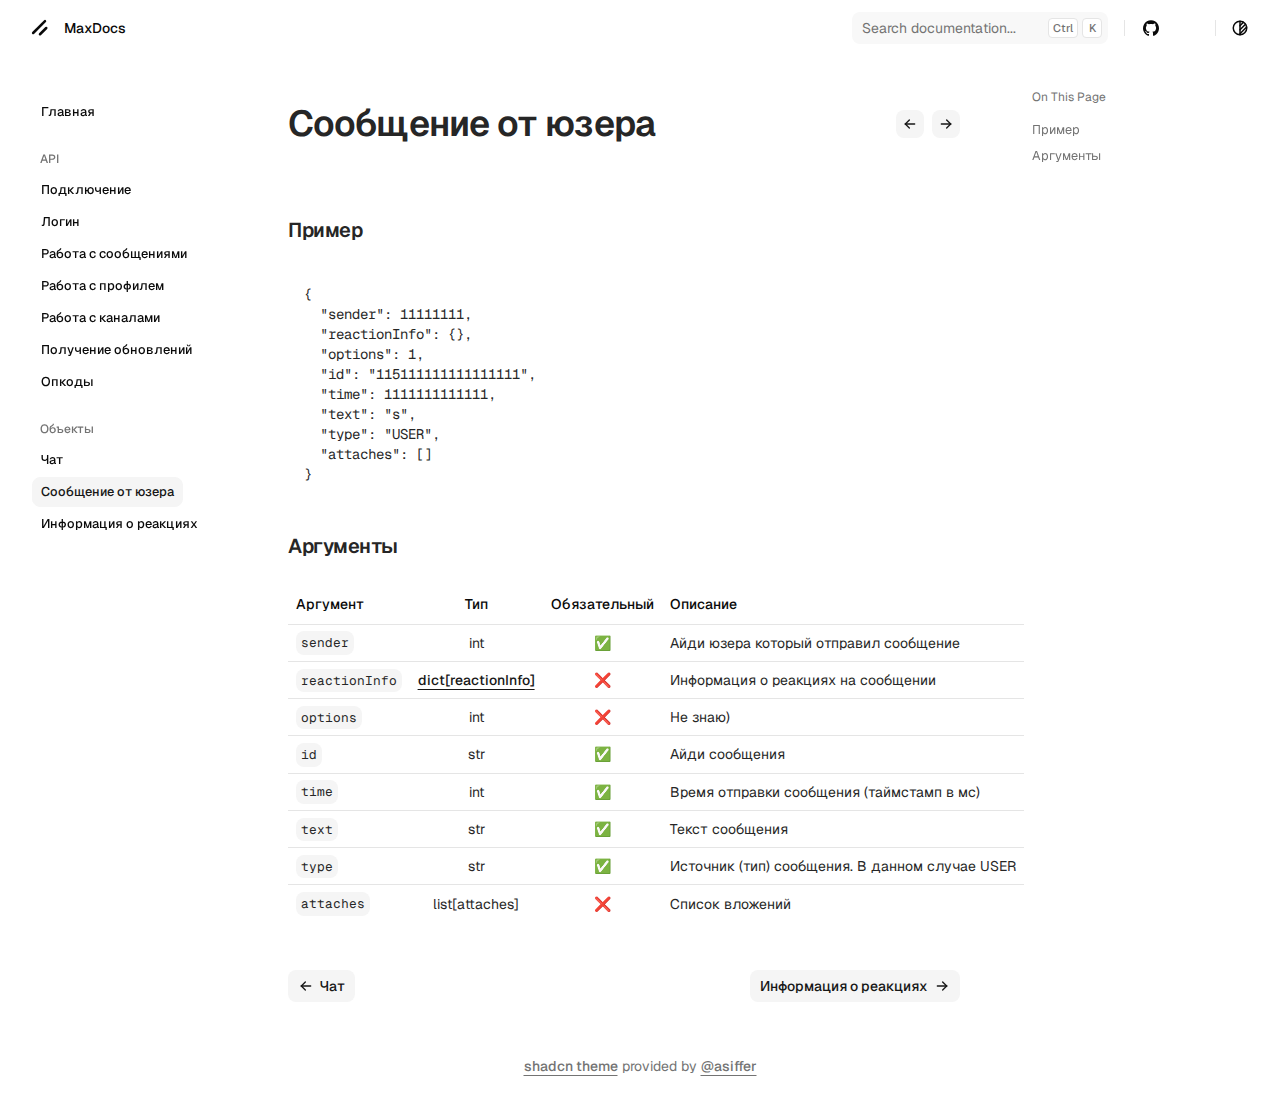
<file: objects/user_message/index.html>
<!DOCTYPE html>
<html lang="en">

<head>
    <script>
        // for search plugin notably
        const base_url = "https://ink-developer.github.io/MaxDocs/";
    </script>
    <script>
    const darkTheme = window.matchMedia("(prefers-color-scheme: dark)");
    darkTheme.onchange = (e) => {
        if (e.matches) {
            document.documentElement.classList.add("dark")
            localStorage.theme = 'dark';
        } else {
            document.documentElement.classList.remove("dark")
            localStorage.removeItem("theme")
        }
    };

    // On page load. Priotiry to lcaolStorage
    if (localStorage.theme === "dark") {
        document.documentElement.classList.add("dark")
    } else if (localStorage.theme === "light") {
        document.documentElement.classList.remove("dark")
    } else if (darkTheme.matches) {
        document.documentElement.classList.add("dark")
    } else {
        document.documentElement.classList.remove("dark")
    }

    // set the layout based on localStorage
    document.documentElement.classList.add(localStorage.getItem("html-layout") || "layout-fixed");
</script>


    <meta charset="UTF-8">
    <meta name="viewport" content="width=device-width, initial-scale=1">
    <title>Сообщение от юзера - MaxDocs</title>
    


<title>Сообщение от юзера</title>









<link rel="canonical" href="https://ink-developer.github.io/MaxDocs/objects/user_message/">


<!-- Open Graph (Facebook, LinkedIn) -->

<meta property="og:title" content="Сообщение от юзера">





<meta property="og:url" content="https://ink-developer.github.io/MaxDocs/objects/user_message/">






<!-- Twitter Card -->

<meta name="twitter:title" content="Сообщение от юзера">






<!-- JSON-LD Structured Data -->



    <link rel="icon" href="../../img/incon.ico">

    <link href="../../css/base.css" rel="stylesheet">
    <link href="../../css/geist.css" rel="stylesheet">

    
    <link href="../../css/codeblock.css" rel="stylesheet">

    

    <script src="../../js/callbacks.js"></script>

    

    

    

</head>

<body
    class="text-foreground group/body overscroll-none font-sans antialiased [--footer-height:calc(var(--spacing)*14)] [--header-height:calc(var(--spacing)*14)] xl:[--footer-height:calc(var(--spacing)*24)] theme-default">
    <div id="inner-body" class="bg-background relative z-10 flex min-h-svh flex-col">
        <header class="bg-background sticky top-0 z-50 w-full" view-transition-name="header">
    <div class="container-wrapper 3xl:fixed:px-0 px-6">
        <div class="3xl:fixed:container flex h-(--header-height) items-center gap-2 **:data-[slot=separator]:!h-4">
            <button id="menu-button" data-slot="popover-trigger" onclick="onMobileMenuButtonClick(event)"
                class="group whitespace-nowrap rounded-md text-sm font-medium transition-all disabled:pointer-events-none disabled:opacity-50 [&amp;_svg]:pointer-events-none [&amp;_svg:not([class*='size-'])]:size-4 shrink-0 [&amp;_svg]:shrink-0 outline-none focus-visible:border-ring focus-visible:ring-ring/50 aria-invalid:ring-destructive/20 dark:aria-invalid:ring-destructive/40 aria-invalid:border-destructive hover:text-accent-foreground px-4 py-2 has-[&gt;svg]:px-3 extend-touch-target h-8 touch-manipulation items-center justify-start gap-2.5 !p-0 hover:bg-transparent focus-visible:bg-transparent focus-visible:ring-0 active:bg-transparent dark:hover:bg-transparent flex lg:hidden"
                type="button" aria-haspopup="dialog" aria-expanded="false" aria-controls="radix-«Rmplb»"
                data-state="closed">
                <div class="relative flex h-8 w-4 items-center justify-center">
                    <div class="relative size-4">
                        <!-- 16px x 16px -->
                        <svg xmlns="http://www.w3.org/2000/svg" viewBox="0 0 16 16" fill="none" stroke="currentColor"
                            stroke-width="2" stroke-linecap="round" stroke-linejoin="round">
                            <line x1="0" x2="16" y1="5" y2="5"
                                class="group-data-[state=open]:translate-y-[2.25px] group-data-[state=open]:-translate-x-[2.25px] group-data-[state=open]:rotate-45 transition-all duration-300 origin-center" />
                            <line x1="0" x2="16" y1="11" y2="11"
                                class="group-data-[state=open]:-translate-y-[2.25px] group-data-[state=open]:-translate-x-[2.25px] group-data-[state=open]:-rotate-45 transition-all duration-300 origin-center" />
                        </svg>
                    </div>

                    <span class="sr-only">Toggle Menu</span>
                </div>
                <span class="flex h-8 items-center text-lg leading-none font-medium">Menu</span>
            </button>
            <a data-slot="button"
                class="items-center justify-center gap-2 whitespace-nowrap rounded-md text-sm font-medium transition-all disabled:pointer-events-none disabled:opacity-50 [&_svg]:pointer-events-none [&_svg:not([class*='size-'])]:size-5 shrink-0 [&_svg]:shrink-0 outline-none focus-visible:border-ring focus-visible:ring-ring/50 focus-visible:ring-[3px] aria-invalid:ring-destructive/20 dark:aria-invalid:ring-destructive/40 aria-invalid:border-destructive hover:bg-accent hover:text-accent-foreground dark:hover:bg-accent/50 hidden h-8 lg:flex"
                href="https://ink-developer.github.io/MaxDocs/">
                <span class="size-8 flex flex-row justify-center items-center">
                    

<svg xmlns="http://www.w3.org/2000/svg" viewBox="0 0 256 256"
    class="size-5">
    <rect width="256" height="256" fill="none"></rect>
    <line x1="208" y1="128" x2="128" y2="208" fill="none" stroke="currentColor" stroke-linecap="round"
        stroke-linejoin="round" stroke-width="32"></line>
    <line x1="192" y1="40" x2="40" y2="192" fill="none" stroke="currentColor" stroke-linecap="round"
        stroke-linejoin="round" stroke-width="32"></line>
</svg>


                </span>

                
                <h1 class="pr-2">MaxDocs</h1>
                
            </a>
            
            <div class="ml-auto flex items-center gap-2 md:flex-1 md:justify-end">
                <div class="hidden w-full flex-1 md:flex md:w-auto md:flex-none">
                    <button data-slot="dialog-trigger" onclick="onSearchBarClick(event)"
    class="inline-flex items-center gap-2 whitespace-nowrap rounded-md text-sm transition-all disabled:pointer-events-none disabled:opacity-50 [&amp;_svg]:pointer-events-none [&amp;_svg:not([class*='size-'])]:size-4 shrink-0 [&amp;_svg]:shrink-0 outline-none focus-visible:border-ring focus-visible:ring-ring/50 focus-visible:ring-[3px] aria-invalid:ring-destructive/20 dark:aria-invalid:ring-destructive/40 aria-invalid:border-destructive hover:bg-secondary/80 px-4 py-2 has-[&gt;svg]:px-3 bg-surface text-surface-foreground/60 dark:bg-card relative h-8 w-full justify-start pl-2.5 font-normal shadow-none sm:pr-12 md:w-40 lg:w-56 xl:w-64"
    type="button" aria-haspopup="dialog" aria-expanded="false" aria-controls="radix-«R66plb»" data-state="closed">
    <span class="text-muted-foreground hidden lg:inline-flex">Search documentation...</span>
    <span class="text-muted-foreground inline-flex lg:hidden">Search...</span>
    <div class="absolute top-1.5 right-1.5 hidden gap-1 sm:flex">
        <kbd
            class="bg-background text-muted-foreground pointer-events-none flex h-5 items-center justify-center gap-1 rounded border px-1 font-sans text-[0.7rem] font-medium select-none [&amp;_svg:not([class*='size-'])]:size-3">Ctrl</kbd><kbd
            class="bg-background text-muted-foreground pointer-events-none flex h-5 items-center justify-center gap-1 rounded border px-1 font-sans text-[0.7rem] font-medium select-none [&amp;_svg:not([class*='size-'])]:size-3 aspect-square">K</kbd>
    </div>
</button>
<dialog id="search-dialog" onclick="onSearchDialogClick(event)"
    class="fixed top-1/2 left-1/2 -translate-x-1/2 -translate-y-1/2 bg-background rounded-lg shadow-lg border overflow-hidden p-0">
    <div class="w-lg gap-4">
        <div class="flex h-full w-full flex-col overflow-hidden rounded-md bg-popover text-popover-foreground">
            <div data-slot="command-input-wrapper" class="flex h-9 items-center gap-2 border-b px-3"><svg
                    xmlns="http://www.w3.org/2000/svg" width="24" height="24" viewBox="0 0 24 24" fill="none"
                    stroke="currentColor" stroke-width="2" stroke-linecap="round" stroke-linejoin="round"
                    class="lucide lucide-search size-4 shrink-0 opacity-50">
                    <circle cx="11" cy="11" r="8"></circle>
                    <path d="m21 21-4.3-4.3"></path>
                </svg>
                <input data-slot="command-input"
                    class="placeholder:text-muted-foreground flex h-10 w-full rounded-md bg-transparent py-3 text-sm outline-hidden disabled:cursor-not-allowed disabled:opacity-50"
                    placeholder="Search documentation..." cmdk-input="" autocomplete="off" autocorrect="off"
                    spellcheck="false" aria-autocomplete="list" role="combobox" aria-expanded="true"
                    aria-controls="radix-«r1t6»" aria-labelledby="radix-«r1t7»" id="radix-«r1t8»" type="text" value=""
                    aria-activedescendant="radix-«r1th»" oninput="onInputHandler(event)">
            </div>
        </div>
        <div id="mkdocs-search-results">
            <!-- search results go there -->
        </div>
    </div>
</dialog>
<script>
    document.removeEventListener("keydown", searchShortcutHandler);
    document.addEventListener("keydown", searchShortcutHandler);
</script>
                </div>
                <div data-orientation="vertical" role="none" data-slot="separator"
                    class="bg-border shrink-0 data-[orientation=horizontal]:h-px data-[orientation=horizontal]:w-full data-[orientation=vertical]:h-full data-[orientation=vertical]:w-px ml-2 hidden lg:block">
                </div>
                <a target="_blank" rel="noreferrer" data-slot="button"
                    class="inline-flex items-center justify-center whitespace-nowrap text-sm font-medium transition-all disabled:pointer-events-none disabled:opacity-50 [&amp;_svg]:pointer-events-none [&amp;_svg:not([class*='size-'])]:size-4 shrink-0 [&amp;_svg]:shrink-0 outline-none focus-visible:border-ring focus-visible:ring-ring/50 focus-visible:ring-[3px] aria-invalid:ring-destructive/20 dark:aria-invalid:ring-destructive/40 aria-invalid:border-destructive hover:bg-accent hover:text-accent-foreground dark:hover:bg-accent/50 rounded-md gap-1.5 px-3 has-[&gt;svg]:px-2.5 h-8 shadow-none"
                    href="None">
                    <svg viewBox="0 0 438.549 438.549">
                        <path fill="currentColor"
                            d="M409.132 114.573c-19.608-33.596-46.205-60.194-79.798-79.8-33.598-19.607-70.277-29.408-110.063-29.408-39.781 0-76.472 9.804-110.063 29.408-33.596 19.605-60.192 46.204-79.8 79.8C9.803 148.168 0 184.854 0 224.63c0 47.78 13.94 90.745 41.827 128.906 27.884 38.164 63.906 64.572 108.063 79.227 5.14.954 8.945.283 11.419-1.996 2.475-2.282 3.711-5.14 3.711-8.562 0-.571-.049-5.708-.144-15.417a2549.81 2549.81 0 01-.144-25.406l-6.567 1.136c-4.187.767-9.469 1.092-15.846 1-6.374-.089-12.991-.757-19.842-1.999-6.854-1.231-13.229-4.086-19.13-8.559-5.898-4.473-10.085-10.328-12.56-17.556l-2.855-6.57c-1.903-4.374-4.899-9.233-8.992-14.559-4.093-5.331-8.232-8.945-12.419-10.848l-1.999-1.431c-1.332-.951-2.568-2.098-3.711-3.429-1.142-1.331-1.997-2.663-2.568-3.997-.572-1.335-.098-2.43 1.427-3.289 1.525-.859 4.281-1.276 8.28-1.276l5.708.853c3.807.763 8.516 3.042 14.133 6.851 5.614 3.806 10.229 8.754 13.846 14.842 4.38 7.806 9.657 13.754 15.846 17.847 6.184 4.093 12.419 6.136 18.699 6.136 6.28 0 11.704-.476 16.274-1.423 4.565-.952 8.848-2.383 12.847-4.285 1.713-12.758 6.377-22.559 13.988-29.41-10.848-1.14-20.601-2.857-29.264-5.14-8.658-2.286-17.605-5.996-26.835-11.14-9.235-5.137-16.896-11.516-22.985-19.126-6.09-7.614-11.088-17.61-14.987-29.979-3.901-12.374-5.852-26.648-5.852-42.826 0-23.035 7.52-42.637 22.557-58.817-7.044-17.318-6.379-36.732 1.997-58.24 5.52-1.715 13.706-.428 24.554 3.853 10.85 4.283 18.794 7.952 23.84 10.994 5.046 3.041 9.089 5.618 12.135 7.708 17.705-4.947 35.976-7.421 54.818-7.421s37.117 2.474 54.823 7.421l10.849-6.849c7.419-4.57 16.18-8.758 26.262-12.565 10.088-3.805 17.802-4.853 23.134-3.138 8.562 21.509 9.325 40.922 2.279 58.24 15.036 16.18 22.559 35.787 22.559 58.817 0 16.178-1.958 30.497-5.853 42.966-3.9 12.471-8.941 22.457-15.125 29.979-6.191 7.521-13.901 13.85-23.131 18.986-9.232 5.14-18.182 8.85-26.84 11.136-8.662 2.286-18.415 4.004-29.263 5.146 9.894 8.562 14.842 22.077 14.842 40.539v60.237c0 3.422 1.19 6.279 3.572 8.562 2.379 2.279 6.136 2.95 11.276 1.995 44.163-14.653 80.185-41.062 108.068-79.226 27.88-38.161 41.825-81.126 41.825-128.906-.01-39.771-9.818-76.454-29.414-110.049z">
                        </path>
                    </svg>
                    
                    <span id="stargazers" class="text-muted-foreground w-8 text-xs tabular-nums" onload="test()">
                    </span>
                    
                </a>
                <div data-orientation="vertical" role="none" data-slot="separator"
                    class="bg-border shrink-0 data-[orientation=horizontal]:h-px data-[orientation=horizontal]:w-full data-[orientation=vertical]:h-full data-[orientation=vertical]:w-px 3xl:flex hidden">
                </div>
                <button data-slot="button"
                    class="items-center justify-center gap-2 whitespace-nowrap rounded-md text-sm font-medium transition-all disabled:pointer-events-none disabled:opacity-50 [&amp;_svg]:pointer-events-none [&amp;_svg:not([class*='size-'])]:size-4 shrink-0 [&amp;_svg]:shrink-0 outline-none focus-visible:border-ring focus-visible:ring-ring/50 focus-visible:ring-[3px] aria-invalid:ring-destructive/20 dark:aria-invalid:ring-destructive/40 aria-invalid:border-destructive hover:bg-accent hover:text-accent-foreground dark:hover:bg-accent/50 size-8 3xl:flex hidden"
                    title="Toggle layout" onclick="toggleLayout(event)">
                    <span class="sr-only">Toggle layout</span>
                    <svg xmlns="http://www.w3.org/2000/svg" width="24" height="24" viewBox="0 0 24 24" fill="none"
                        stroke="currentColor" stroke-width="2" stroke-linecap="round" stroke-linejoin="round"
                        class="lucide lucide-gallery-horizontal">
                        <path d="M2 3v18"></path>
                        <rect width="12" height="18" x="6" y="3" rx="2"></rect>
                        <path d="M22 3v18"></path>
                    </svg>
                </button>
                <div data-orientation="vertical" role="none" data-slot="separator"
                    class="bg-border shrink-0 data-[orientation=horizontal]:h-px data-[orientation=horizontal]:w-full data-[orientation=vertical]:h-full data-[orientation=vertical]:w-px">
                </div>
                <button data-slot="button"
                    class="inline-flex items-center justify-center gap-2 whitespace-nowrap rounded-md text-sm font-medium transition-all disabled:pointer-events-none disabled:opacity-50 [&amp;_svg]:pointer-events-none [&amp;_svg:not([class*='size-'])]:size-4 shrink-0 [&amp;_svg]:shrink-0 outline-none focus-visible:border-ring focus-visible:ring-ring/50 focus-visible:ring-[3px] aria-invalid:ring-destructive/20 dark:aria-invalid:ring-destructive/40 aria-invalid:border-destructive hover:bg-accent hover:text-accent-foreground dark:hover:bg-accent/50 group/toggle extend-touch-target size-8"
                    title="Toggle theme" onclick="onThemeSwitch(event)">
                    <svg xmlns="http://www.w3.org/2000/svg" width="24" height="24" viewBox="0 0 24 24" fill="none"
                        stroke="currentColor" stroke-width="2" stroke-linecap="round" stroke-linejoin="round"
                        class="size-4.5">
                        <path stroke="none" d="M0 0h24v24H0z" fill="none"></path>
                        <path d="M12 12m-9 0a9 9 0 1 0 18 0a9 9 0 1 0 -18 0"></path>
                        <path d="M12 3l0 18"></path>
                        <path d="M12 9l4.65 -4.65"></path>
                        <path d="M12 14.3l7.37 -7.37"></path>
                        <path d="M12 19.6l8.85 -8.85"></path>
                    </svg>
                    <span class="sr-only">Toggle theme</span>
                </button>
            </div>
        </div>
    </div>
</header>
        <main class="flex flex-1 flex-col">
            <div class="container-wrapper flex flex-1 flex-col px-2">
                <div data-slot="sidebar-wrapper" style="--sidebar-width: 16rem; --sidebar-width-icon: 3rem;"
                    class="group/sidebar-wrapper has-data-[variant=inset]:bg-sidebar flex w-full 3xl:fixed:container 3xl:fixed:px-3 min-h-min flex-1 items-start px-0 [--sidebar-width:220px] [--top-spacing:0] lg:grid lg:grid-cols-[var(--sidebar-width)_minmax(0,1fr)] lg:[--sidebar-width:240px] lg:[--top-spacing:calc(var(--spacing)*4)]">
                    <div data-slot="sidebar"
                        class="text-sidebar-foreground w-(--sidebar-width) flex-col sticky top-[calc(var(--header-height)+1px)] z-30 hidden h-[calc(100svh-var(--header-height)-var(--footer-height))] bg-transparent lg:flex">
                        <div data-slot="sidebar-content" data-sidebar="content"
                            class="flex min-h-0 flex-1 flex-col gap-2 overflow-auto group-data-[collapsible=icon]:overflow-hidden no-scrollbar px-2 pb-12">
                            <div class="h-(--top-spacing) shrink-0"></div>
                            <div view-transition-name="sidebar" data-slot="sidebar-group" data-sidebar="group"
    class="relative flex w-full min-w-0 flex-col p-2 no-scrollbar">
    

    
    
    

    

    
    

    
    <div data-slot="sidebar-group" data-sidebar="group" class="relative flex w-full min-w-0 flex-col p-2">
        <div data-slot="sidebar-group-content" data-sidebar="group-content" class="w-full text-sm">
            <ul data-slot="sidebar-menu" data-sidebar="menu" class="flex w-full min-w-0 flex-col gap-0.5">
                
                
                <li data-slot="sidebar-menu-item" data-sidebar="menu-item" class="group/menu-item relative">
    <a data-slot="sidebar-menu-button" data-active="false" data-sidebar="menu-button"
        data-size="default" href="/MaxDocs/"
        class="hover:bg-sidebar-accent hover:text-sidebar-accent-foreground peer/menu-button flex items-center gap-2 rounded-md p-2 text-left outline-hidden ring-sidebar-ring transition-[width,height,padding] focus-visible:ring-2 active:bg-sidebar-accent active:text-sidebar-accent-foreground disabled:pointer-events-none disabled:opacity-50 group-has-data-[sidebar=menu-action]/menu-item:pr-8 aria-disabled:pointer-events-none aria-disabled:opacity-50 data-[active=true]:font-medium data-[active=true]:text-sidebar-accent-foreground data-[state=open]:hover:bg-sidebar-accent data-[state=open]:hover:text-sidebar-accent-foreground group-data-[collapsible=icon]:size-8! group-data-[collapsible=icon]:p-2! [&>span:last-child]:truncate [&>svg]:size-4 [&>svg]:shrink-0 data-[active=true]:bg-accent data-[active=true]:border-accent 3xl:fixed:w-full 3xl:fixed:max-w-48 relative h-[30px] w-fit overflow-visible border border-transparent text-[0.8rem] font-medium after:absolute after:inset-x-0 after:-inset-y-1 after:z-0 after:rounded-md">

        
        Главная
        

        

        

        
    </a>
</li>
                
                
            </ul>
        </div>
    </div>
    

    
    
    <div data-slot="sidebar-group" data-sidebar="group" class="relative flex w-full min-w-0 flex-col p-2">
        <div data-slot="sidebar-group-label" data-sidebar="group-label"
            class="ring-sidebar-ring flex h-8 shrink-0 items-center rounded-md px-2 text-xs outline-hidden transition-[margin,opacity] duration-200 ease-linear focus-visible:ring-2 [&amp;&gt;svg]:size-4 [&amp;&gt;svg]:shrink-0 group-data-[collapsible=icon]:-mt-8 group-data-[collapsible=icon]:opacity-0 text-muted-foreground font-medium">
            API</div>
        <div data-slot="sidebar-group-content" data-sidebar="group-content" class="w-full text-sm">
            <ul data-slot="sidebar-menu" data-sidebar="menu" class="flex w-full min-w-0 flex-col gap-0.5">
                
                <li data-slot="sidebar-menu-item" data-sidebar="menu-item" class="group/menu-item relative">
    <a data-slot="sidebar-menu-button" data-active="false" data-sidebar="menu-button"
        data-size="default" href="/MaxDocs/api/conn/"
        class="hover:bg-sidebar-accent hover:text-sidebar-accent-foreground peer/menu-button flex items-center gap-2 rounded-md p-2 text-left outline-hidden ring-sidebar-ring transition-[width,height,padding] focus-visible:ring-2 active:bg-sidebar-accent active:text-sidebar-accent-foreground disabled:pointer-events-none disabled:opacity-50 group-has-data-[sidebar=menu-action]/menu-item:pr-8 aria-disabled:pointer-events-none aria-disabled:opacity-50 data-[active=true]:font-medium data-[active=true]:text-sidebar-accent-foreground data-[state=open]:hover:bg-sidebar-accent data-[state=open]:hover:text-sidebar-accent-foreground group-data-[collapsible=icon]:size-8! group-data-[collapsible=icon]:p-2! [&>span:last-child]:truncate [&>svg]:size-4 [&>svg]:shrink-0 data-[active=true]:bg-accent data-[active=true]:border-accent 3xl:fixed:w-full 3xl:fixed:max-w-48 relative h-[30px] w-fit overflow-visible border border-transparent text-[0.8rem] font-medium after:absolute after:inset-x-0 after:-inset-y-1 after:z-0 after:rounded-md">

        
        Подключение
        

        

        

        
    </a>
</li>
                
                <li data-slot="sidebar-menu-item" data-sidebar="menu-item" class="group/menu-item relative">
    <a data-slot="sidebar-menu-button" data-active="false" data-sidebar="menu-button"
        data-size="default" href="/MaxDocs/api/login/"
        class="hover:bg-sidebar-accent hover:text-sidebar-accent-foreground peer/menu-button flex items-center gap-2 rounded-md p-2 text-left outline-hidden ring-sidebar-ring transition-[width,height,padding] focus-visible:ring-2 active:bg-sidebar-accent active:text-sidebar-accent-foreground disabled:pointer-events-none disabled:opacity-50 group-has-data-[sidebar=menu-action]/menu-item:pr-8 aria-disabled:pointer-events-none aria-disabled:opacity-50 data-[active=true]:font-medium data-[active=true]:text-sidebar-accent-foreground data-[state=open]:hover:bg-sidebar-accent data-[state=open]:hover:text-sidebar-accent-foreground group-data-[collapsible=icon]:size-8! group-data-[collapsible=icon]:p-2! [&>span:last-child]:truncate [&>svg]:size-4 [&>svg]:shrink-0 data-[active=true]:bg-accent data-[active=true]:border-accent 3xl:fixed:w-full 3xl:fixed:max-w-48 relative h-[30px] w-fit overflow-visible border border-transparent text-[0.8rem] font-medium after:absolute after:inset-x-0 after:-inset-y-1 after:z-0 after:rounded-md">

        
        Логин
        

        

        

        
    </a>
</li>
                
                <li data-slot="sidebar-menu-item" data-sidebar="menu-item" class="group/menu-item relative">
    <a data-slot="sidebar-menu-button" data-active="false" data-sidebar="menu-button"
        data-size="default" href="/MaxDocs/api/messages/"
        class="hover:bg-sidebar-accent hover:text-sidebar-accent-foreground peer/menu-button flex items-center gap-2 rounded-md p-2 text-left outline-hidden ring-sidebar-ring transition-[width,height,padding] focus-visible:ring-2 active:bg-sidebar-accent active:text-sidebar-accent-foreground disabled:pointer-events-none disabled:opacity-50 group-has-data-[sidebar=menu-action]/menu-item:pr-8 aria-disabled:pointer-events-none aria-disabled:opacity-50 data-[active=true]:font-medium data-[active=true]:text-sidebar-accent-foreground data-[state=open]:hover:bg-sidebar-accent data-[state=open]:hover:text-sidebar-accent-foreground group-data-[collapsible=icon]:size-8! group-data-[collapsible=icon]:p-2! [&>span:last-child]:truncate [&>svg]:size-4 [&>svg]:shrink-0 data-[active=true]:bg-accent data-[active=true]:border-accent 3xl:fixed:w-full 3xl:fixed:max-w-48 relative h-[30px] w-fit overflow-visible border border-transparent text-[0.8rem] font-medium after:absolute after:inset-x-0 after:-inset-y-1 after:z-0 after:rounded-md">

        
        Работа с сообщениями
        

        

        

        
    </a>
</li>
                
                <li data-slot="sidebar-menu-item" data-sidebar="menu-item" class="group/menu-item relative">
    <a data-slot="sidebar-menu-button" data-active="false" data-sidebar="menu-button"
        data-size="default" href="/MaxDocs/api/profile/"
        class="hover:bg-sidebar-accent hover:text-sidebar-accent-foreground peer/menu-button flex items-center gap-2 rounded-md p-2 text-left outline-hidden ring-sidebar-ring transition-[width,height,padding] focus-visible:ring-2 active:bg-sidebar-accent active:text-sidebar-accent-foreground disabled:pointer-events-none disabled:opacity-50 group-has-data-[sidebar=menu-action]/menu-item:pr-8 aria-disabled:pointer-events-none aria-disabled:opacity-50 data-[active=true]:font-medium data-[active=true]:text-sidebar-accent-foreground data-[state=open]:hover:bg-sidebar-accent data-[state=open]:hover:text-sidebar-accent-foreground group-data-[collapsible=icon]:size-8! group-data-[collapsible=icon]:p-2! [&>span:last-child]:truncate [&>svg]:size-4 [&>svg]:shrink-0 data-[active=true]:bg-accent data-[active=true]:border-accent 3xl:fixed:w-full 3xl:fixed:max-w-48 relative h-[30px] w-fit overflow-visible border border-transparent text-[0.8rem] font-medium after:absolute after:inset-x-0 after:-inset-y-1 after:z-0 after:rounded-md">

        
        Работа с профилем
        

        

        

        
    </a>
</li>
                
                <li data-slot="sidebar-menu-item" data-sidebar="menu-item" class="group/menu-item relative">
    <a data-slot="sidebar-menu-button" data-active="false" data-sidebar="menu-button"
        data-size="default" href="/MaxDocs/api/channels/"
        class="hover:bg-sidebar-accent hover:text-sidebar-accent-foreground peer/menu-button flex items-center gap-2 rounded-md p-2 text-left outline-hidden ring-sidebar-ring transition-[width,height,padding] focus-visible:ring-2 active:bg-sidebar-accent active:text-sidebar-accent-foreground disabled:pointer-events-none disabled:opacity-50 group-has-data-[sidebar=menu-action]/menu-item:pr-8 aria-disabled:pointer-events-none aria-disabled:opacity-50 data-[active=true]:font-medium data-[active=true]:text-sidebar-accent-foreground data-[state=open]:hover:bg-sidebar-accent data-[state=open]:hover:text-sidebar-accent-foreground group-data-[collapsible=icon]:size-8! group-data-[collapsible=icon]:p-2! [&>span:last-child]:truncate [&>svg]:size-4 [&>svg]:shrink-0 data-[active=true]:bg-accent data-[active=true]:border-accent 3xl:fixed:w-full 3xl:fixed:max-w-48 relative h-[30px] w-fit overflow-visible border border-transparent text-[0.8rem] font-medium after:absolute after:inset-x-0 after:-inset-y-1 after:z-0 after:rounded-md">

        
        Работа с каналами
        

        

        

        
    </a>
</li>
                
                <li data-slot="sidebar-menu-item" data-sidebar="menu-item" class="group/menu-item relative">
    <a data-slot="sidebar-menu-button" data-active="false" data-sidebar="menu-button"
        data-size="default" href="/MaxDocs/api/updates/"
        class="hover:bg-sidebar-accent hover:text-sidebar-accent-foreground peer/menu-button flex items-center gap-2 rounded-md p-2 text-left outline-hidden ring-sidebar-ring transition-[width,height,padding] focus-visible:ring-2 active:bg-sidebar-accent active:text-sidebar-accent-foreground disabled:pointer-events-none disabled:opacity-50 group-has-data-[sidebar=menu-action]/menu-item:pr-8 aria-disabled:pointer-events-none aria-disabled:opacity-50 data-[active=true]:font-medium data-[active=true]:text-sidebar-accent-foreground data-[state=open]:hover:bg-sidebar-accent data-[state=open]:hover:text-sidebar-accent-foreground group-data-[collapsible=icon]:size-8! group-data-[collapsible=icon]:p-2! [&>span:last-child]:truncate [&>svg]:size-4 [&>svg]:shrink-0 data-[active=true]:bg-accent data-[active=true]:border-accent 3xl:fixed:w-full 3xl:fixed:max-w-48 relative h-[30px] w-fit overflow-visible border border-transparent text-[0.8rem] font-medium after:absolute after:inset-x-0 after:-inset-y-1 after:z-0 after:rounded-md">

        
        Получение обновлений
        

        

        

        
    </a>
</li>
                
                <li data-slot="sidebar-menu-item" data-sidebar="menu-item" class="group/menu-item relative">
    <a data-slot="sidebar-menu-button" data-active="false" data-sidebar="menu-button"
        data-size="default" href="/MaxDocs/api/opcodes/"
        class="hover:bg-sidebar-accent hover:text-sidebar-accent-foreground peer/menu-button flex items-center gap-2 rounded-md p-2 text-left outline-hidden ring-sidebar-ring transition-[width,height,padding] focus-visible:ring-2 active:bg-sidebar-accent active:text-sidebar-accent-foreground disabled:pointer-events-none disabled:opacity-50 group-has-data-[sidebar=menu-action]/menu-item:pr-8 aria-disabled:pointer-events-none aria-disabled:opacity-50 data-[active=true]:font-medium data-[active=true]:text-sidebar-accent-foreground data-[state=open]:hover:bg-sidebar-accent data-[state=open]:hover:text-sidebar-accent-foreground group-data-[collapsible=icon]:size-8! group-data-[collapsible=icon]:p-2! [&>span:last-child]:truncate [&>svg]:size-4 [&>svg]:shrink-0 data-[active=true]:bg-accent data-[active=true]:border-accent 3xl:fixed:w-full 3xl:fixed:max-w-48 relative h-[30px] w-fit overflow-visible border border-transparent text-[0.8rem] font-medium after:absolute after:inset-x-0 after:-inset-y-1 after:z-0 after:rounded-md">

        
        Опкоды
        

        

        

        
    </a>
</li>
                
            </ul>
        </div>
    </div>
    
    
    
    <div data-slot="sidebar-group" data-sidebar="group" class="relative flex w-full min-w-0 flex-col p-2">
        <div data-slot="sidebar-group-label" data-sidebar="group-label"
            class="ring-sidebar-ring flex h-8 shrink-0 items-center rounded-md px-2 text-xs outline-hidden transition-[margin,opacity] duration-200 ease-linear focus-visible:ring-2 [&amp;&gt;svg]:size-4 [&amp;&gt;svg]:shrink-0 group-data-[collapsible=icon]:-mt-8 group-data-[collapsible=icon]:opacity-0 text-muted-foreground font-medium">
            Объекты</div>
        <div data-slot="sidebar-group-content" data-sidebar="group-content" class="w-full text-sm">
            <ul data-slot="sidebar-menu" data-sidebar="menu" class="flex w-full min-w-0 flex-col gap-0.5">
                
                <li data-slot="sidebar-menu-item" data-sidebar="menu-item" class="group/menu-item relative">
    <a data-slot="sidebar-menu-button" data-active="false" data-sidebar="menu-button"
        data-size="default" href="/MaxDocs/objects/chat/"
        class="hover:bg-sidebar-accent hover:text-sidebar-accent-foreground peer/menu-button flex items-center gap-2 rounded-md p-2 text-left outline-hidden ring-sidebar-ring transition-[width,height,padding] focus-visible:ring-2 active:bg-sidebar-accent active:text-sidebar-accent-foreground disabled:pointer-events-none disabled:opacity-50 group-has-data-[sidebar=menu-action]/menu-item:pr-8 aria-disabled:pointer-events-none aria-disabled:opacity-50 data-[active=true]:font-medium data-[active=true]:text-sidebar-accent-foreground data-[state=open]:hover:bg-sidebar-accent data-[state=open]:hover:text-sidebar-accent-foreground group-data-[collapsible=icon]:size-8! group-data-[collapsible=icon]:p-2! [&>span:last-child]:truncate [&>svg]:size-4 [&>svg]:shrink-0 data-[active=true]:bg-accent data-[active=true]:border-accent 3xl:fixed:w-full 3xl:fixed:max-w-48 relative h-[30px] w-fit overflow-visible border border-transparent text-[0.8rem] font-medium after:absolute after:inset-x-0 after:-inset-y-1 after:z-0 after:rounded-md">

        
        Чат
        

        

        

        
    </a>
</li>
                
                <li data-slot="sidebar-menu-item" data-sidebar="menu-item" class="group/menu-item relative">
    <a data-slot="sidebar-menu-button" data-active="true" data-sidebar="menu-button"
        data-size="default" href="/MaxDocs/objects/user_message/"
        class="hover:bg-sidebar-accent hover:text-sidebar-accent-foreground peer/menu-button flex items-center gap-2 rounded-md p-2 text-left outline-hidden ring-sidebar-ring transition-[width,height,padding] focus-visible:ring-2 active:bg-sidebar-accent active:text-sidebar-accent-foreground disabled:pointer-events-none disabled:opacity-50 group-has-data-[sidebar=menu-action]/menu-item:pr-8 aria-disabled:pointer-events-none aria-disabled:opacity-50 data-[active=true]:font-medium data-[active=true]:text-sidebar-accent-foreground data-[state=open]:hover:bg-sidebar-accent data-[state=open]:hover:text-sidebar-accent-foreground group-data-[collapsible=icon]:size-8! group-data-[collapsible=icon]:p-2! [&>span:last-child]:truncate [&>svg]:size-4 [&>svg]:shrink-0 data-[active=true]:bg-accent data-[active=true]:border-accent 3xl:fixed:w-full 3xl:fixed:max-w-48 relative h-[30px] w-fit overflow-visible border border-transparent text-[0.8rem] font-medium after:absolute after:inset-x-0 after:-inset-y-1 after:z-0 after:rounded-md">

        
        Сообщение от юзера
        

        

        

        
    </a>
</li>
                
                <li data-slot="sidebar-menu-item" data-sidebar="menu-item" class="group/menu-item relative">
    <a data-slot="sidebar-menu-button" data-active="false" data-sidebar="menu-button"
        data-size="default" href="/MaxDocs/objects/reaction_info/"
        class="hover:bg-sidebar-accent hover:text-sidebar-accent-foreground peer/menu-button flex items-center gap-2 rounded-md p-2 text-left outline-hidden ring-sidebar-ring transition-[width,height,padding] focus-visible:ring-2 active:bg-sidebar-accent active:text-sidebar-accent-foreground disabled:pointer-events-none disabled:opacity-50 group-has-data-[sidebar=menu-action]/menu-item:pr-8 aria-disabled:pointer-events-none aria-disabled:opacity-50 data-[active=true]:font-medium data-[active=true]:text-sidebar-accent-foreground data-[state=open]:hover:bg-sidebar-accent data-[state=open]:hover:text-sidebar-accent-foreground group-data-[collapsible=icon]:size-8! group-data-[collapsible=icon]:p-2! [&>span:last-child]:truncate [&>svg]:size-4 [&>svg]:shrink-0 data-[active=true]:bg-accent data-[active=true]:border-accent 3xl:fixed:w-full 3xl:fixed:max-w-48 relative h-[30px] w-fit overflow-visible border border-transparent text-[0.8rem] font-medium after:absolute after:inset-x-0 after:-inset-y-1 after:z-0 after:rounded-md">

        
        Информация о реакциях
        

        

        

        
    </a>
</li>
                
            </ul>
        </div>
    </div>
    
    


    
</div>
                        </div>
                    </div>
                    <div class="h-full w-full">
                        <div data-slot="docs" class="flex items-stretch text-[1.05rem] sm:text-[15px] xl:w-full">
                            <div class="flex min-w-0 flex-1 flex-col">
                                <div class="h-(--top-spacing) shrink-0"></div>
                                <article class=" w-full" view-transition-name="page">
    <div class="flex flex-col gap-2">
        <div class="flex flex-col gap-2">
            <div id="page-header" class="flex items-start justify-between">

                <h1 class="scroll-m-20 text-4xl font-semibold tracking-tight sm:text-3xl xl:text-4xl">
                    Сообщение от юзера
                </h1>

                <div class="flex items-center gap-2 pt-1.5">
                    
                    <a data-slot="button" id="previous-button"
                        class="inline-flex items-center justify-center gap-2 whitespace-nowrap rounded-md text-sm font-medium transition-all disabled:pointer-events-none disabled:opacity-50 [&amp;_svg]:pointer-events-none [&amp;_svg:not([class*='size-'])]:size-4 shrink-0 [&amp;_svg]:shrink-0 outline-none focus-visible:border-ring focus-visible:ring-ring/50 focus-visible:ring-[3px] aria-invalid:ring-destructive/20 dark:aria-invalid:ring-destructive/40 aria-invalid:border-destructive bg-secondary text-secondary-foreground hover:bg-secondary/80 extend-touch-target size-8 shadow-none md:size-7"
                        href="/MaxDocs/objects/chat/">
                        <svg xmlns="http://www.w3.org/2000/svg" width="24" height="24" viewBox="0 0 24 24" fill="none"
                            stroke="currentColor" stroke-width="2" stroke-linecap="round" stroke-linejoin="round"
                            class="tabler-icon tabler-icon-arrow-left ">
                            <path d="M5 12l14 0"></path>
                            <path d="M5 12l6 6"></path>
                            <path d="M5 12l6 -6"></path>
                        </svg>
                        <span class="sr-only">Previous</span>
                    </a>
                    
                    
                    <a data-slot="button" id="next-button"
                        class="inline-flex items-center justify-center gap-2 whitespace-nowrap rounded-md text-sm font-medium transition-all disabled:pointer-events-none disabled:opacity-50 [&amp;_svg]:pointer-events-none [&amp;_svg:not([class*='size-'])]:size-4 shrink-0 [&amp;_svg]:shrink-0 outline-none focus-visible:border-ring focus-visible:ring-ring/50 focus-visible:ring-[3px] aria-invalid:ring-destructive/20 dark:aria-invalid:ring-destructive/40 aria-invalid:border-destructive bg-secondary text-secondary-foreground hover:bg-secondary/80 extend-touch-target size-8 shadow-none md:size-7"
                        href="/MaxDocs/objects/reaction_info/">
                        <span class="sr-only">Next</span>
                        <svg xmlns="http://www.w3.org/2000/svg" width="24" height="24" viewBox="0 0 24 24" fill="none"
                            stroke="currentColor" stroke-width="2" stroke-linecap="round" stroke-linejoin="round"
                            class="tabler-icon tabler-icon-arrow-right ">
                            <path d="M5 12l14 0"></path>
                            <path d="M13 18l6 -6"></path>
                            <path d="M13 6l6 6"></path>
                        </svg>
                    </a>
                    
                </div>
            </div>
            
        </div>
        <div class="flex justify-end items-center">
            
            
        </div>

    </div>
    <div class="typography w-full flex-1 *:data-[slot=alert]:first:mt-0">
        <h3 id="_1">Пример</h3>
<div class="highlight"><pre><span></span><code><span class="p">{</span>
<span class="w">  </span><span class="nt">&quot;sender&quot;</span><span class="p">:</span><span class="w"> </span><span class="mi">11111111</span><span class="p">,</span>
<span class="w">  </span><span class="nt">&quot;reactionInfo&quot;</span><span class="p">:</span><span class="w"> </span><span class="p">{},</span>
<span class="w">  </span><span class="nt">&quot;options&quot;</span><span class="p">:</span><span class="w"> </span><span class="mi">1</span><span class="p">,</span>
<span class="w">  </span><span class="nt">&quot;id&quot;</span><span class="p">:</span><span class="w"> </span><span class="s2">&quot;115111111111111111&quot;</span><span class="p">,</span>
<span class="w">  </span><span class="nt">&quot;time&quot;</span><span class="p">:</span><span class="w"> </span><span class="mi">1111111111111</span><span class="p">,</span>
<span class="w">  </span><span class="nt">&quot;text&quot;</span><span class="p">:</span><span class="w"> </span><span class="s2">&quot;s&quot;</span><span class="p">,</span>
<span class="w">  </span><span class="nt">&quot;type&quot;</span><span class="p">:</span><span class="w"> </span><span class="s2">&quot;USER&quot;</span><span class="p">,</span>
<span class="w">  </span><span class="nt">&quot;attaches&quot;</span><span class="p">:</span><span class="w"> </span><span class="p">[]</span>
<span class="p">}</span>
</code></pre></div>
<h3 id="_2">Аргументы</h3>
<table>
<thead>
<tr>
<th style="text-align: left;">Аргумент</th>
<th style="text-align: center;">Тип</th>
<th style="text-align: center;">Обязательный</th>
<th style="text-align: left;">Описание</th>
</tr>
</thead>
<tbody>
<tr>
<td style="text-align: left;"><code>sender</code></td>
<td style="text-align: center;">int</td>
<td style="text-align: center;">✅</td>
<td style="text-align: left;">Айди юзера который отправил сообщение</td>
</tr>
<tr>
<td style="text-align: left;"><code>reactionInfo</code></td>
<td style="text-align: center;"><a class="reference" href="../reaction_info/">dict[reactionInfo]</a></td>
<td style="text-align: center;">❌</td>
<td style="text-align: left;">Информация о реакциях на сообщении</td>
</tr>
<tr>
<td style="text-align: left;"><code>options</code></td>
<td style="text-align: center;">int</td>
<td style="text-align: center;">❌</td>
<td style="text-align: left;">Не знаю)</td>
</tr>
<tr>
<td style="text-align: left;"><code>id</code></td>
<td style="text-align: center;">str</td>
<td style="text-align: center;">✅</td>
<td style="text-align: left;">Айди сообщения</td>
</tr>
<tr>
<td style="text-align: left;"><code>time</code></td>
<td style="text-align: center;">int</td>
<td style="text-align: center;">✅</td>
<td style="text-align: left;">Время отправки сообщения (таймстамп в мс)</td>
</tr>
<tr>
<td style="text-align: left;"><code>text</code></td>
<td style="text-align: center;">str</td>
<td style="text-align: center;">✅</td>
<td style="text-align: left;">Текст сообщения</td>
</tr>
<tr>
<td style="text-align: left;"><code>type</code></td>
<td style="text-align: center;">str</td>
<td style="text-align: center;">✅</td>
<td style="text-align: left;">Источник (тип) сообщения. В данном случае USER</td>
</tr>
<tr>
<td style="text-align: left;"><code>attaches</code></td>
<td style="text-align: center;">list[attaches]</td>
<td style="text-align: center;">❌</td>
<td style="text-align: left;">Список вложений</td>
</tr>
</tbody>
</table>

    </div>
</article>
                                <div class="mx-auto flex flex-wrap h-16 w-full max-w-2xl items-center gap-2 px-4 md:px-0">
    
    <a data-slot="button"
        class="inline-flex items-center justify-center whitespace-nowrap text-sm font-medium transition-all disabled:pointer-events-none disabled:opacity-50 [&amp;_svg]:pointer-events-none [&amp;_svg:not([class*='size-'])]:size-4 shrink-0 [&amp;_svg]:shrink-0 outline-none focus-visible:border-ring focus-visible:ring-ring/50 focus-visible:ring-[3px] aria-invalid:ring-destructive/20 dark:aria-invalid:ring-destructive/40 aria-invalid:border-destructive bg-secondary text-secondary-foreground hover:bg-secondary/80 h-8 rounded-md gap-1.5 px-3 has-[&gt;svg]:px-2.5 shadow-none"
        href="/MaxDocs/objects/chat/">
        <svg xmlns="http://www.w3.org/2000/svg" width="24" height="24" viewBox="0 0 24 24" fill="none"
            stroke="currentColor" stroke-width="2" stroke-linecap="round" stroke-linejoin="round"
            class="tabler-icon tabler-icon-arrow-left ">
            <path d="M5 12l14 0"></path>
            <path d="M5 12l6 6"></path>
            <path d="M5 12l6 -6"></path>
        </svg>
        Чат
    </a>
    
    
    <a data-slot="button"
        class="inline-flex items-center justify-center whitespace-nowrap text-sm font-medium transition-all disabled:pointer-events-none disabled:opacity-50 [&amp;_svg]:pointer-events-none [&amp;_svg:not([class*='size-'])]:size-4 shrink-0 [&amp;_svg]:shrink-0 outline-none focus-visible:border-ring focus-visible:ring-ring/50 focus-visible:ring-[3px] aria-invalid:ring-destructive/20 dark:aria-invalid:ring-destructive/40 aria-invalid:border-destructive bg-secondary text-secondary-foreground hover:bg-secondary/80 h-8 rounded-md gap-1.5 px-3 has-[&gt;svg]:px-2.5 ml-auto shadow-none"
        href="/MaxDocs/objects/reaction_info/">
        Информация о реакциях
        <svg xmlns="http://www.w3.org/2000/svg" width="24" height="24" viewBox="0 0 24 24" fill="none"
            stroke="currentColor" stroke-width="2" stroke-linecap="round" stroke-linejoin="round"
            class="tabler-icon tabler-icon-arrow-right ">
            <path d="M5 12l14 0"></path>
            <path d="M13 18l6 -6"></path>
            <path d="M13 6l6 6"></path>
        </svg>
    </a>
    
</div>
                                <dialog id="bottom-sidebar" onclick="onBottomSidebarDialogClick(event)" class="bg-transparent"
    style="position: fixed; left: 0px; top: 0px; transform: translate(0px, 58px); min-width: max-content; --radix-popper-transform-origin: 0% 0px; will-change: transform; z-index: 50; --radix-popper-available-width: 504px; --radix-popper-available-height: 857px; --radix-popper-anchor-width: 72.94999694824219px; --radix-popper-anchor-height: 32px;">
    <div data-side="bottom" data-align="start" data-state="open" role="dialog" data-slot="popover-content"
        class="text-popover-foreground data-[state=open]:animate-in data-[state=closed]:animate-out data-[state=closed]:fade-out-0 data-[state=open]:fade-in-0 data-[state=closed]:zoom-out-95 data-[state=open]:zoom-in-95 data-[side=bottom]:slide-in-from-top-2 data-[side=left]:slide-in-from-right-2 data-[side=right]:slide-in-from-left-2 data-[side=top]:slide-in-from-bottom-2 z-50 origin-(--radix-popover-content-transform-origin) border outline-hidden bg-background/90 no-scrollbar h-(--radix-popper-available-height) w-(--radix-popper-available-width) overflow-y-auto rounded-none border-none p-0 shadow-none backdrop-blur duration-100"
        style="--radix-popover-content-transform-origin: var(--radix-popper-transform-origin); --radix-popover-content-available-width: var(--radix-popper-available-width); --radix-popover-content-available-height: var(--radix-popper-available-height); --radix-popover-trigger-width: var(--radix-popper-anchor-width); --radix-popover-trigger-height: var(--radix-popper-anchor-height);"
        tabindex="-1">
        <div class="flex flex-col gap-12 overflow-auto px-6 py-6">
            
            
            

            
            <div class="flex flex-col gap-4">
                <div class="text-muted-foreground text-sm font-medium">Menu</div>
                <div class="flex flex-col gap-3">
                    
                    <a class="text-2xl font-medium" href="../..">
                        
                        Главная
                        
                    </a>
                    
                </div>
            </div>
            

            
            <div class="flex flex-col gap-8">
                
                <div class="flex flex-col gap-4">
                    <div class="text-muted-foreground text-sm font-medium">API</div>
                    
                    <div class="flex flex-col gap-3">
                        
                        <a class="text-2xl font-medium" href="../../api/conn/">
                            
                            Подключение
                            
                        </a>
                        
                        <a class="text-2xl font-medium" href="../../api/login/">
                            
                            Логин
                            
                        </a>
                        
                        <a class="text-2xl font-medium" href="../../api/messages/">
                            
                            Работа с сообщениями
                            
                        </a>
                        
                        <a class="text-2xl font-medium" href="../../api/profile/">
                            
                            Работа с профилем
                            
                        </a>
                        
                        <a class="text-2xl font-medium" href="../../api/channels/">
                            
                            Работа с каналами
                            
                        </a>
                        
                        <a class="text-2xl font-medium" href="../../api/updates/">
                            
                            Получение обновлений
                            
                        </a>
                        
                        <a class="text-2xl font-medium" href="../../api/opcodes/">
                            
                            Опкоды
                            
                        </a>
                        
                    </div>
                    
                </div>
                
                <div class="flex flex-col gap-4">
                    <div class="text-muted-foreground text-sm font-medium">Объекты</div>
                    
                    <div class="flex flex-col gap-3">
                        
                        <a class="text-2xl font-medium" href="../chat/">
                            
                            Чат
                            
                        </a>
                        
                        <a class="text-2xl font-medium" href="./">
                            
                            Сообщение от юзера
                            
                        </a>
                        
                        <a class="text-2xl font-medium" href="../reaction_info/">
                            
                            Информация о реакциях
                            
                        </a>
                        
                    </div>
                    
                </div>
                
            </div>
            
            

        </div>
    </div>
</dialog>
                            </div>
                            <div
                                class="sticky top-[calc(var(--header-height)+1px)] z-30 ml-auto hidden h-[calc(100svh-var(--header-height)-var(--footer-height))] w-72 flex-col gap-4 overflow-hidden overscroll-none pb-8 xl:flex">
                                <div class="h-(--top-spacing) shrink-0"></div>
                                <div view-transition-name="toc" class="no-scrollbar overflow-y-auto px-8">
    <div class="flex flex-col gap-2 p-4 pt-0 text-sm">
        <p class="text-muted-foreground bg-background sticky top-0 h-6 text-xs">On This Page</p>
        
        
        
        
        <a href="#_1"
            class="text-muted-foreground hover:text-foreground data-[active=true]:text-foreground text-[0.8rem] no-underline transition-colors data-[depth=3]:pl-4 data-[depth=4]:pl-6"
            data-active="false" data-depth="2">
            Пример
        </a>
        

        
        <a href="#_2"
            class="text-muted-foreground hover:text-foreground data-[active=true]:text-foreground text-[0.8rem] no-underline transition-colors data-[depth=3]:pl-4 data-[depth=4]:pl-6"
            data-active="false" data-depth="2">
            Аргументы
        </a>
        

        
        
        
        

    </div>
    <div class="h-12"></div>
</div>
                            </div>
                        </div>
                    </div>
                </div>
            </div>
        </main>
        <footer view-transition-name="footer"
    class="group-has-[.section-soft]/body:bg-surface/40 3xl:fixed:bg-transparent dark:bg-transparent">
    <div class="container-wrapper px-4 xl:px-6">
        <div class="flex h-(--footer-height) items-center justify-between">
            <div class="text-muted-foreground w-full text-center text-xs leading-loose sm:text-sm">
                
                <a href="https://github.com/asiffer/mkdocs-shadcn">shadcn theme</a> provided by
                <a href="https://github.com/asiffer">@asiffer</a>
            </div>
        </div>
    </div>
</footer>
    </div>
     

<script src="../../search/main.js"></script>


    

    <script src="../../js/copy-button.js"></script>
    <script>updatePygmentsStylesheet();</script>
    
    <script>fetchStargazers("None");</script>
    
    
    
    <script type="speculationrules">
{
  "prerender": [
    {
      "where": {
          "selector_matches": ["#next-button", "#previous-button"],
      }
    }
  ]
}
</script>
</body>

</html>
</file>
<file: css/codeblock.css>
pre {
  background-color: rgba(255, 255, 255, 0.05);
  border-radius: 0.5rem;
  white-space: pre-wrap;
  word-break: break-word;
  overflow-x: auto;
  padding: 0.75rem;
}

[data-theme="slate"] pre {
  background-color: rgba(0, 0, 0, 0.05);
}

pre code {
  display: block;
  background: none !important;
  border-radius: 0;
  white-space: inherit;
}
</file>
<file: css/geist.css>
@font-face {
  font-family: "Geist";
  src: url("../fonts/Geist.woff2") format("woff2");
  font-weight: 100 900;
  font-display: swap;
}

@font-face {
  font-family: "Geist Mono";
  src: url("../fonts/GeistMono.woff2") format("woff2");
  font-weight: 100 900;
  font-display: swap;
}

@font-face {
  font-family: "Inter";
  font-style: normal;
  src: url("../fonts/Inter.woff2") format("woff2");
  font-weight: 100 900;
  font-display: swap;
}

@font-face {
  font-family: "Inter";
  font-style: italic;
  src: url("../fonts/Inter-Italic.woff2") format("woff2");
  font-weight: 100 900;
  font-display: swap;
}
</file>
<file: assets/stylesheets/main.7e37652d.min.css>
@charset "UTF-8";html{-webkit-text-size-adjust:none;-moz-text-size-adjust:none;text-size-adjust:none;box-sizing:border-box}*,:after,:before{box-sizing:inherit}@media (prefers-reduced-motion){*,:after,:before{transition:none!important}}body{margin:0}a,button,input,label{-webkit-tap-highlight-color:transparent}a{color:inherit;text-decoration:none}hr{border:0;box-sizing:initial;display:block;height:.05rem;overflow:visible;padding:0}small{font-size:80%}sub,sup{line-height:1em}img{border-style:none}table{border-collapse:initial;border-spacing:0}td,th{font-weight:400;vertical-align:top}button{background:#0000;border:0;font-family:inherit;font-size:inherit;margin:0;padding:0}input{border:0;outline:none}:root{--md-primary-fg-color:#4051b5;--md-primary-fg-color--light:#5d6cc0;--md-primary-fg-color--dark:#303fa1;--md-primary-bg-color:#fff;--md-primary-bg-color--light:#ffffffb3;--md-accent-fg-color:#526cfe;--md-accent-fg-color--transparent:#526cfe1a;--md-accent-bg-color:#fff;--md-accent-bg-color--light:#ffffffb3}[data-md-color-scheme=default]{color-scheme:light}[data-md-color-scheme=default] img[src$="#gh-dark-mode-only"],[data-md-color-scheme=default] img[src$="#only-dark"]{display:none}:root,[data-md-color-scheme=default]{--md-hue:225deg;--md-default-fg-color:#000000de;--md-default-fg-color--light:#0000008a;--md-default-fg-color--lighter:#00000052;--md-default-fg-color--lightest:#00000012;--md-default-bg-color:#fff;--md-default-bg-color--light:#ffffffb3;--md-default-bg-color--lighter:#ffffff4d;--md-default-bg-color--lightest:#ffffff1f;--md-code-fg-color:#36464e;--md-code-bg-color:#f5f5f5;--md-code-hl-color:#4287ff;--md-code-hl-color--light:#4287ff1a;--md-code-hl-number-color:#d52a2a;--md-code-hl-special-color:#db1457;--md-code-hl-function-color:#a846b9;--md-code-hl-constant-color:#6e59d9;--md-code-hl-keyword-color:#3f6ec6;--md-code-hl-string-color:#1c7d4d;--md-code-hl-name-color:var(--md-code-fg-color);--md-code-hl-operator-color:var(--md-default-fg-color--light);--md-code-hl-punctuation-color:var(--md-default-fg-color--light);--md-code-hl-comment-color:var(--md-default-fg-color--light);--md-code-hl-generic-color:var(--md-default-fg-color--light);--md-code-hl-variable-color:var(--md-default-fg-color--light);--md-typeset-color:var(--md-default-fg-color);--md-typeset-a-color:var(--md-primary-fg-color);--md-typeset-del-color:#f5503d26;--md-typeset-ins-color:#0bd57026;--md-typeset-kbd-color:#fafafa;--md-typeset-kbd-accent-color:#fff;--md-typeset-kbd-border-color:#b8b8b8;--md-typeset-mark-color:#ffff0080;--md-typeset-table-color:#0000001f;--md-typeset-table-color--light:rgba(0,0,0,.035);--md-admonition-fg-color:var(--md-default-fg-color);--md-admonition-bg-color:var(--md-default-bg-color);--md-warning-fg-color:#000000de;--md-warning-bg-color:#ff9;--md-footer-fg-color:#fff;--md-footer-fg-color--light:#ffffffb3;--md-footer-fg-color--lighter:#ffffff73;--md-footer-bg-color:#000000de;--md-footer-bg-color--dark:#00000052;--md-shadow-z1:0 0.2rem 0.5rem #0000000d,0 0 0.05rem #0000001a;--md-shadow-z2:0 0.2rem 0.5rem #0000001a,0 0 0.05rem #00000040;--md-shadow-z3:0 0.2rem 0.5rem #0003,0 0 0.05rem #00000059}.md-icon svg{fill:currentcolor;display:block;height:1.2rem;width:1.2rem}body{-webkit-font-smoothing:antialiased;-moz-osx-font-smoothing:grayscale;--md-text-font-family:var(--md-text-font,_),-apple-system,BlinkMacSystemFont,Helvetica,Arial,sans-serif;--md-code-font-family:var(--md-code-font,_),SFMono-Regular,Consolas,Menlo,monospace}aside,body,input{font-feature-settings:"kern","liga";color:var(--md-typeset-color);font-family:var(--md-text-font-family)}code,kbd,pre{font-feature-settings:"kern";font-family:var(--md-code-font-family)}:root{--md-typeset-table-sort-icon:url('data:image/svg+xml;charset=utf-8,<svg xmlns="http://www.w3.org/2000/svg" viewBox="0 0 24 24"><path d="m18 21-4-4h3V7h-3l4-4 4 4h-3v10h3M2 19v-2h10v2M2 13v-2h7v2M2 7V5h4v2z"/></svg>');--md-typeset-table-sort-icon--asc:url('data:image/svg+xml;charset=utf-8,<svg xmlns="http://www.w3.org/2000/svg" viewBox="0 0 24 24"><path d="M19 17h3l-4 4-4-4h3V3h2M2 17h10v2H2M6 5v2H2V5m0 6h7v2H2z"/></svg>');--md-typeset-table-sort-icon--desc:url('data:image/svg+xml;charset=utf-8,<svg xmlns="http://www.w3.org/2000/svg" viewBox="0 0 24 24"><path d="M19 7h3l-4-4-4 4h3v14h2M2 17h10v2H2M6 5v2H2V5m0 6h7v2H2z"/></svg>')}.md-typeset{-webkit-print-color-adjust:exact;color-adjust:exact;font-size:.8rem;line-height:1.6;overflow-wrap:break-word}@media print{.md-typeset{font-size:.68rem}}.md-typeset blockquote,.md-typeset dl,.md-typeset figure,.md-typeset ol,.md-typeset pre,.md-typeset ul{margin-bottom:1em;margin-top:1em}.md-typeset h1{color:var(--md-default-fg-color--light);font-size:2em;line-height:1.3;margin:0 0 1.25em}.md-typeset h1,.md-typeset h2{font-weight:300;letter-spacing:-.01em}.md-typeset h2{font-size:1.5625em;line-height:1.4;margin:1.6em 0 .64em}.md-typeset h3{font-size:1.25em;font-weight:400;letter-spacing:-.01em;line-height:1.5;margin:1.6em 0 .8em}.md-typeset h2+h3{margin-top:.8em}.md-typeset h4{font-weight:700;letter-spacing:-.01em;margin:1em 0}.md-typeset h5,.md-typeset h6{color:var(--md-default-fg-color--light);font-size:.8em;font-weight:700;letter-spacing:-.01em;margin:1.25em 0}.md-typeset h5{text-transform:uppercase}.md-typeset h5 code{text-transform:none}.md-typeset hr{border-bottom:.05rem solid var(--md-default-fg-color--lightest);display:flow-root;margin:1.5em 0}.md-typeset a{color:var(--md-typeset-a-color);word-break:break-word}.md-typeset a,.md-typeset a:before{transition:color 125ms}.md-typeset a:focus,.md-typeset a:hover{color:var(--md-accent-fg-color)}.md-typeset a:focus code,.md-typeset a:hover code{background-color:var(--md-accent-fg-color--transparent)}.md-typeset a code{color:currentcolor;transition:background-color 125ms}.md-typeset a.focus-visible{outline-color:var(--md-accent-fg-color);outline-offset:.2rem}.md-typeset code,.md-typeset kbd,.md-typeset pre{color:var(--md-code-fg-color);direction:ltr;font-variant-ligatures:none}@media print{.md-typeset code,.md-typeset kbd,.md-typeset pre{white-space:pre-wrap}}.md-typeset code{background-color:var(--md-code-bg-color);border-radius:.1rem;-webkit-box-decoration-break:clone;box-decoration-break:clone;font-size:.85em;padding:0 .2941176471em;word-break:break-word}.md-typeset code:not(.focus-visible){-webkit-tap-highlight-color:transparent;outline:none}.md-typeset pre{display:flow-root;line-height:1.4;position:relative}.md-typeset pre>code{-webkit-box-decoration-break:slice;box-decoration-break:slice;box-shadow:none;display:block;margin:0;outline-color:var(--md-accent-fg-color);overflow:auto;padding:.7720588235em 1.1764705882em;scrollbar-color:var(--md-default-fg-color--lighter) #0000;scrollbar-width:thin;touch-action:auto;word-break:normal}.md-typeset pre>code:hover{scrollbar-color:var(--md-accent-fg-color) #0000}.md-typeset pre>code::-webkit-scrollbar{height:.2rem;width:.2rem}.md-typeset pre>code::-webkit-scrollbar-thumb{background-color:var(--md-default-fg-color--lighter)}.md-typeset pre>code::-webkit-scrollbar-thumb:hover{background-color:var(--md-accent-fg-color)}.md-typeset kbd{background-color:var(--md-typeset-kbd-color);border-radius:.1rem;box-shadow:0 .1rem 0 .05rem var(--md-typeset-kbd-border-color),0 .1rem 0 var(--md-typeset-kbd-border-color),0 -.1rem .2rem var(--md-typeset-kbd-accent-color) inset;color:var(--md-default-fg-color);display:inline-block;font-size:.75em;padding:0 .6666666667em;vertical-align:text-top;word-break:break-word}.md-typeset mark{background-color:var(--md-typeset-mark-color);-webkit-box-decoration-break:clone;box-decoration-break:clone;color:inherit;word-break:break-word}.md-typeset abbr{border-bottom:.05rem dotted var(--md-default-fg-color--light);cursor:help;text-decoration:none}.md-typeset small{opacity:.75}[dir=ltr] .md-typeset sub,[dir=ltr] .md-typeset sup{margin-left:.078125em}[dir=rtl] .md-typeset sub,[dir=rtl] .md-typeset sup{margin-right:.078125em}[dir=ltr] .md-typeset blockquote{padding-left:.6rem}[dir=rtl] .md-typeset blockquote{padding-right:.6rem}[dir=ltr] .md-typeset blockquote{border-left:.2rem solid var(--md-default-fg-color--lighter)}[dir=rtl] .md-typeset blockquote{border-right:.2rem solid var(--md-default-fg-color--lighter)}.md-typeset blockquote{color:var(--md-default-fg-color--light);margin-left:0;margin-right:0}.md-typeset ul{list-style-type:disc}.md-typeset ul[type]{list-style-type:revert-layer}[dir=ltr] .md-typeset ol,[dir=ltr] .md-typeset ul{margin-left:.625em}[dir=rtl] .md-typeset ol,[dir=rtl] .md-typeset ul{margin-right:.625em}.md-typeset ol,.md-typeset ul{padding:0}.md-typeset ol:not([hidden]),.md-typeset ul:not([hidden]){display:flow-root}.md-typeset ol ol,.md-typeset ul ol{list-style-type:lower-alpha}.md-typeset ol ol ol,.md-typeset ul ol ol{list-style-type:lower-roman}.md-typeset ol ol ol ol,.md-typeset ul ol ol ol{list-style-type:upper-alpha}.md-typeset ol ol ol ol ol,.md-typeset ul ol ol ol ol{list-style-type:upper-roman}.md-typeset ol[type],.md-typeset ul[type]{list-style-type:revert-layer}[dir=ltr] .md-typeset ol li,[dir=ltr] .md-typeset ul li{margin-left:1.25em}[dir=rtl] .md-typeset ol li,[dir=rtl] .md-typeset ul li{margin-right:1.25em}.md-typeset ol li,.md-typeset ul li{margin-bottom:.5em}.md-typeset ol li blockquote,.md-typeset ol li p,.md-typeset ul li blockquote,.md-typeset ul li p{margin:.5em 0}.md-typeset ol li:last-child,.md-typeset ul li:last-child{margin-bottom:0}[dir=ltr] .md-typeset ol li ol,[dir=ltr] .md-typeset ol li ul,[dir=ltr] .md-typeset ul li ol,[dir=ltr] .md-typeset ul li ul{margin-left:.625em}[dir=rtl] .md-typeset ol li ol,[dir=rtl] .md-typeset ol li ul,[dir=rtl] .md-typeset ul li ol,[dir=rtl] .md-typeset ul li ul{margin-right:.625em}.md-typeset ol li ol,.md-typeset ol li ul,.md-typeset ul li ol,.md-typeset ul li ul{margin-bottom:.5em;margin-top:.5em}[dir=ltr] .md-typeset dd{margin-left:1.875em}[dir=rtl] .md-typeset dd{margin-right:1.875em}.md-typeset dd{margin-bottom:1.5em;margin-top:1em}.md-typeset img,.md-typeset svg,.md-typeset video{height:auto;max-width:100%}.md-typeset img[align=left]{margin:1em 1em 1em 0}.md-typeset img[align=right]{margin:1em 0 1em 1em}.md-typeset img[align]:only-child{margin-top:0}.md-typeset figure{display:flow-root;margin:1em auto;max-width:100%;text-align:center;width:-moz-fit-content;width:fit-content}.md-typeset figure img{display:block;margin:0 auto}.md-typeset figcaption{font-style:italic;margin:1em auto;max-width:24rem}.md-typeset iframe{max-width:100%}.md-typeset table:not([class]){background-color:var(--md-default-bg-color);border:.05rem solid var(--md-typeset-table-color);border-radius:.1rem;display:inline-block;font-size:.64rem;max-width:100%;overflow:auto;touch-action:auto}@media print{.md-typeset table:not([class]){display:table}}.md-typeset table:not([class])+*{margin-top:1.5em}.md-typeset table:not([class]) td>:first-child,.md-typeset table:not([class]) th>:first-child{margin-top:0}.md-typeset table:not([class]) td>:last-child,.md-typeset table:not([class]) th>:last-child{margin-bottom:0}.md-typeset table:not([class]) td:not([align]),.md-typeset table:not([class]) th:not([align]){text-align:left}[dir=rtl] .md-typeset table:not([class]) td:not([align]),[dir=rtl] .md-typeset table:not([class]) th:not([align]){text-align:right}.md-typeset table:not([class]) th{font-weight:700;min-width:5rem;padding:.9375em 1.25em;vertical-align:top}.md-typeset table:not([class]) td{border-top:.05rem solid var(--md-typeset-table-color);padding:.9375em 1.25em;vertical-align:top}.md-typeset table:not([class]) tbody tr{transition:background-color 125ms}.md-typeset table:not([class]) tbody tr:hover{background-color:var(--md-typeset-table-color--light);box-shadow:0 .05rem 0 var(--md-default-bg-color) inset}.md-typeset table:not([class]) a{word-break:normal}.md-typeset table th[role=columnheader]{cursor:pointer}[dir=ltr] .md-typeset table th[role=columnheader]:after{margin-left:.5em}[dir=rtl] .md-typeset table th[role=columnheader]:after{margin-right:.5em}.md-typeset table th[role=columnheader]:after{content:"";display:inline-block;height:1.2em;-webkit-mask-image:var(--md-typeset-table-sort-icon);mask-image:var(--md-typeset-table-sort-icon);-webkit-mask-repeat:no-repeat;mask-repeat:no-repeat;-webkit-mask-size:contain;mask-size:contain;transition:background-color 125ms;vertical-align:text-bottom;width:1.2em}.md-typeset table th[role=columnheader]:hover:after{background-color:var(--md-default-fg-color--lighter)}.md-typeset table th[role=columnheader][aria-sort=ascending]:after{background-color:var(--md-default-fg-color--light);-webkit-mask-image:var(--md-typeset-table-sort-icon--asc);mask-image:var(--md-typeset-table-sort-icon--asc)}.md-typeset table th[role=columnheader][aria-sort=descending]:after{background-color:var(--md-default-fg-color--light);-webkit-mask-image:var(--md-typeset-table-sort-icon--desc);mask-image:var(--md-typeset-table-sort-icon--desc)}.md-typeset__scrollwrap{margin:1em -.8rem;overflow-x:auto;touch-action:auto}.md-typeset__table{display:inline-block;margin-bottom:.5em;padding:0 .8rem}@media print{.md-typeset__table{display:block}}html .md-typeset__table table{display:table;margin:0;overflow:hidden;width:100%}@media screen and (max-width:44.984375em){.md-content__inner>pre{margin:1em -.8rem}.md-content__inner>pre code{border-radius:0}}.md-typeset .md-author{border-radius:100%;display:block;flex-shrink:0;height:1.6rem;overflow:hidden;position:relative;transition:color 125ms,transform 125ms;width:1.6rem}.md-typeset .md-author img{display:block}.md-typeset .md-author--more{background:var(--md-default-fg-color--lightest);color:var(--md-default-fg-color--lighter);font-size:.6rem;font-weight:700;line-height:1.6rem;text-align:center}.md-typeset .md-author--long{height:2.4rem;width:2.4rem}.md-typeset a.md-author{transform:scale(1)}.md-typeset a.md-author img{border-radius:100%;filter:grayscale(100%) opacity(75%);transition:filter 125ms}.md-typeset a.md-author:focus,.md-typeset a.md-author:hover{transform:scale(1.1);z-index:1}.md-typeset a.md-author:focus img,.md-typeset a.md-author:hover img{filter:grayscale(0)}.md-banner{background-color:var(--md-footer-bg-color);color:var(--md-footer-fg-color);overflow:auto}@media print{.md-banner{display:none}}.md-banner--warning{background-color:var(--md-warning-bg-color);color:var(--md-warning-fg-color)}.md-banner__inner{font-size:.7rem;margin:.6rem auto;padding:0 .8rem}[dir=ltr] .md-banner__button{float:right}[dir=rtl] .md-banner__button{float:left}.md-banner__button{color:inherit;cursor:pointer;transition:opacity .25s}.no-js .md-banner__button{display:none}.md-banner__button:hover{opacity:.7}html{font-size:125%;height:100%;overflow-x:hidden}@media screen and (min-width:100em){html{font-size:137.5%}}@media screen and (min-width:125em){html{font-size:150%}}body{background-color:var(--md-default-bg-color);display:flex;flex-direction:column;font-size:.5rem;min-height:100%;position:relative;width:100%}@media print{body{display:block}}@media screen and (max-width:59.984375em){body[data-md-scrolllock]{position:fixed}}.md-grid{margin-left:auto;margin-right:auto;max-width:61rem}.md-container{display:flex;flex-direction:column;flex-grow:1}@media print{.md-container{display:block}}.md-main{flex-grow:1}.md-main__inner{display:flex;height:100%;margin-top:1.5rem}.md-ellipsis{overflow:hidden;text-overflow:ellipsis}.md-toggle{display:none}.md-option{height:0;opacity:0;position:absolute;width:0}.md-option:checked+label:not([hidden]){display:block}.md-option.focus-visible+label{outline-color:var(--md-accent-fg-color);outline-style:auto}.md-skip{background-color:var(--md-default-fg-color);border-radius:.1rem;color:var(--md-default-bg-color);font-size:.64rem;margin:.5rem;opacity:0;outline-color:var(--md-accent-fg-color);padding:.3rem .5rem;position:fixed;transform:translateY(.4rem);z-index:-1}.md-skip:focus{opacity:1;transform:translateY(0);transition:transform .25s cubic-bezier(.4,0,.2,1),opacity 175ms 75ms;z-index:10}@page{margin:25mm}:root{--md-clipboard-icon:url('data:image/svg+xml;charset=utf-8,<svg xmlns="http://www.w3.org/2000/svg" viewBox="0 0 24 24"><path d="M19 21H8V7h11m0-2H8a2 2 0 0 0-2 2v14a2 2 0 0 0 2 2h11a2 2 0 0 0 2-2V7a2 2 0 0 0-2-2m-3-4H4a2 2 0 0 0-2 2v14h2V3h12z"/></svg>')}.md-clipboard{border-radius:.1rem;color:var(--md-default-fg-color--lightest);cursor:pointer;height:1.5em;outline-color:var(--md-accent-fg-color);outline-offset:.1rem;position:absolute;right:.5em;top:.5em;transition:color .25s;width:1.5em;z-index:1}@media print{.md-clipboard{display:none}}.md-clipboard:not(.focus-visible){-webkit-tap-highlight-color:transparent;outline:none}:hover>.md-clipboard{color:var(--md-default-fg-color--light)}.md-clipboard:focus,.md-clipboard:hover{color:var(--md-accent-fg-color)}.md-clipboard:after{background-color:currentcolor;content:"";display:block;height:1.125em;margin:0 auto;-webkit-mask-image:var(--md-clipboard-icon);mask-image:var(--md-clipboard-icon);-webkit-mask-position:center;mask-position:center;-webkit-mask-repeat:no-repeat;mask-repeat:no-repeat;-webkit-mask-size:contain;mask-size:contain;width:1.125em}.md-clipboard--inline{cursor:pointer}.md-clipboard--inline code{transition:color .25s,background-color .25s}.md-clipboard--inline:focus code,.md-clipboard--inline:hover code{background-color:var(--md-accent-fg-color--transparent);color:var(--md-accent-fg-color)}.md-typeset .md-code__content{display:grid}@keyframes consent{0%{opacity:0;transform:translateY(100%)}to{opacity:1;transform:translateY(0)}}@keyframes overlay{0%{opacity:0}to{opacity:1}}.md-consent__overlay{animation:overlay .25s both;-webkit-backdrop-filter:blur(.1rem);backdrop-filter:blur(.1rem);background-color:#0000008a;height:100%;opacity:1;position:fixed;top:0;width:100%;z-index:5}.md-consent__inner{animation:consent .5s cubic-bezier(.1,.7,.1,1) both;background-color:var(--md-default-bg-color);border:0;border-radius:.1rem;bottom:0;box-shadow:0 0 .2rem #0000001a,0 .2rem .4rem #0003;max-height:100%;overflow:auto;padding:0;position:fixed;width:100%;z-index:5}.md-consent__form{padding:.8rem}.md-consent__settings{display:none;margin:1em 0}input:checked+.md-consent__settings{display:block}.md-consent__controls{margin-bottom:.8rem}.md-typeset .md-consent__controls .md-button{display:inline}@media screen and (max-width:44.984375em){.md-typeset .md-consent__controls .md-button{display:block;margin-top:.4rem;text-align:center;width:100%}}.md-consent label{cursor:pointer}.md-content{flex-grow:1;min-width:0}.md-content__inner{margin:0 .8rem 1.2rem;padding-top:.6rem}@media screen and (min-width:76.25em){[dir=ltr] .md-sidebar--primary:not([hidden])~.md-content>.md-content__inner{margin-left:1.2rem}[dir=ltr] .md-sidebar--secondary:not([hidden])~.md-content>.md-content__inner,[dir=rtl] .md-sidebar--primary:not([hidden])~.md-content>.md-content__inner{margin-right:1.2rem}[dir=rtl] .md-sidebar--secondary:not([hidden])~.md-content>.md-content__inner{margin-left:1.2rem}}.md-content__inner:before{content:"";display:block;height:.4rem}.md-content__inner>:last-child{margin-bottom:0}[dir=ltr] .md-content__button{float:right}[dir=rtl] .md-content__button{float:left}[dir=ltr] .md-content__button{margin-left:.4rem}[dir=rtl] .md-content__button{margin-right:.4rem}.md-content__button{margin:.4rem 0;padding:0}@media print{.md-content__button{display:none}}.md-typeset .md-content__button{color:var(--md-default-fg-color--lighter)}.md-content__button svg{display:inline;vertical-align:top}[dir=rtl] .md-content__button svg{transform:scaleX(-1)}[dir=ltr] .md-dialog{right:.8rem}[dir=rtl] .md-dialog{left:.8rem}.md-dialog{background-color:var(--md-default-fg-color);border-radius:.1rem;bottom:.8rem;box-shadow:var(--md-shadow-z3);min-width:11.1rem;opacity:0;padding:.4rem .6rem;pointer-events:none;position:fixed;transform:translateY(100%);transition:transform 0ms .4s,opacity .4s;z-index:4}@media print{.md-dialog{display:none}}.md-dialog--active{opacity:1;pointer-events:auto;transform:translateY(0);transition:transform .4s cubic-bezier(.075,.85,.175,1),opacity .4s}.md-dialog__inner{color:var(--md-default-bg-color);font-size:.7rem}.md-feedback{margin:2em 0 1em;text-align:center}.md-feedback fieldset{border:none;margin:0;padding:0}.md-feedback__title{font-weight:700;margin:1em auto}.md-feedback__inner{position:relative}.md-feedback__list{display:flex;flex-wrap:wrap;place-content:baseline center;position:relative}.md-feedback__list:hover .md-icon:not(:disabled){color:var(--md-default-fg-color--lighter)}:disabled .md-feedback__list{min-height:1.8rem}.md-feedback__icon{color:var(--md-default-fg-color--light);cursor:pointer;flex-shrink:0;margin:0 .1rem;transition:color 125ms}.md-feedback__icon:not(:disabled).md-icon:hover{color:var(--md-accent-fg-color)}.md-feedback__icon:disabled{color:var(--md-default-fg-color--lightest);pointer-events:none}.md-feedback__note{opacity:0;position:relative;transform:translateY(.4rem);transition:transform .4s cubic-bezier(.1,.7,.1,1),opacity .15s}.md-feedback__note>*{margin:0 auto;max-width:16rem}:disabled .md-feedback__note{opacity:1;transform:translateY(0)}@media print{.md-feedback{display:none}}.md-footer{background-color:var(--md-footer-bg-color);color:var(--md-footer-fg-color)}@media print{.md-footer{display:none}}.md-footer__inner{justify-content:space-between;overflow:auto;padding:.2rem}.md-footer__inner:not([hidden]){display:flex}.md-footer__link{align-items:end;display:flex;flex-grow:0.01;margin-bottom:.4rem;margin-top:1rem;max-width:100%;outline-color:var(--md-accent-fg-color);overflow:hidden;transition:opacity .25s}.md-footer__link:focus,.md-footer__link:hover{opacity:.7}[dir=rtl] .md-footer__link svg{transform:scaleX(-1)}@media screen and (max-width:44.984375em){.md-footer__link--prev{flex-shrink:0}.md-footer__link--prev .md-footer__title{display:none}}[dir=ltr] .md-footer__link--next{margin-left:auto}[dir=rtl] .md-footer__link--next{margin-right:auto}.md-footer__link--next{text-align:right}[dir=rtl] .md-footer__link--next{text-align:left}.md-footer__title{flex-grow:1;font-size:.9rem;margin-bottom:.7rem;max-width:calc(100% - 2.4rem);padding:0 1rem;white-space:nowrap}.md-footer__button{margin:.2rem;padding:.4rem}.md-footer__direction{font-size:.64rem;opacity:.7}.md-footer-meta{background-color:var(--md-footer-bg-color--dark)}.md-footer-meta__inner{display:flex;flex-wrap:wrap;justify-content:space-between;padding:.2rem}html .md-footer-meta.md-typeset a{color:var(--md-footer-fg-color--light)}html .md-footer-meta.md-typeset a:focus,html .md-footer-meta.md-typeset a:hover{color:var(--md-footer-fg-color)}.md-copyright{color:var(--md-footer-fg-color--lighter);font-size:.64rem;margin:auto .6rem;padding:.4rem 0;width:100%}@media screen and (min-width:45em){.md-copyright{width:auto}}.md-copyright__highlight{color:var(--md-footer-fg-color--light)}.md-social{display:inline-flex;gap:.2rem;margin:0 .4rem;padding:.2rem 0 .6rem}@media screen and (min-width:45em){.md-social{padding:.6rem 0}}.md-social__link{display:inline-block;height:1.6rem;text-align:center;width:1.6rem}.md-social__link:before{line-height:1.9}.md-social__link svg{fill:currentcolor;max-height:.8rem;vertical-align:-25%}.md-typeset .md-button{border:.1rem solid;border-radius:.1rem;color:var(--md-primary-fg-color);cursor:pointer;display:inline-block;font-weight:700;padding:.625em 2em;transition:color 125ms,background-color 125ms,border-color 125ms}.md-typeset .md-button--primary{background-color:var(--md-primary-fg-color);border-color:var(--md-primary-fg-color);color:var(--md-primary-bg-color)}.md-typeset .md-button:focus,.md-typeset .md-button:hover{background-color:var(--md-accent-fg-color);border-color:var(--md-accent-fg-color);color:var(--md-accent-bg-color)}[dir=ltr] .md-typeset .md-input{border-top-left-radius:.1rem}[dir=ltr] .md-typeset .md-input,[dir=rtl] .md-typeset .md-input{border-top-right-radius:.1rem}[dir=rtl] .md-typeset .md-input{border-top-left-radius:.1rem}.md-typeset .md-input{border-bottom:.1rem solid var(--md-default-fg-color--lighter);box-shadow:var(--md-shadow-z1);font-size:.8rem;height:1.8rem;padding:0 .6rem;transition:border .25s,box-shadow .25s}.md-typeset .md-input:focus,.md-typeset .md-input:hover{border-bottom-color:var(--md-accent-fg-color);box-shadow:var(--md-shadow-z2)}.md-typeset .md-input--stretch{width:100%}.md-header{background-color:var(--md-primary-fg-color);box-shadow:0 0 .2rem #0000,0 .2rem .4rem #0000;color:var(--md-primary-bg-color);display:block;left:0;position:sticky;right:0;top:0;z-index:4}@media print{.md-header{display:none}}.md-header[hidden]{transform:translateY(-100%);transition:transform .25s cubic-bezier(.8,0,.6,1),box-shadow .25s}.md-header--shadow{box-shadow:0 0 .2rem #0000001a,0 .2rem .4rem #0003;transition:transform .25s cubic-bezier(.1,.7,.1,1),box-shadow .25s}.md-header__inner{align-items:center;display:flex;padding:0 .2rem}.md-header__button{color:currentcolor;cursor:pointer;margin:.2rem;outline-color:var(--md-accent-fg-color);padding:.4rem;position:relative;transition:opacity .25s;vertical-align:middle;z-index:1}.md-header__button:hover{opacity:.7}.md-header__button:not([hidden]){display:inline-block}.md-header__button:not(.focus-visible){-webkit-tap-highlight-color:transparent;outline:none}.md-header__button.md-logo{margin:.2rem;padding:.4rem}@media screen and (max-width:76.234375em){.md-header__button.md-logo{display:none}}.md-header__button.md-logo img,.md-header__button.md-logo svg{fill:currentcolor;display:block;height:1.2rem;width:auto}@media screen and (min-width:60em){.md-header__button[for=__search]{display:none}}.no-js .md-header__button[for=__search]{display:none}[dir=rtl] .md-header__button[for=__search] svg{transform:scaleX(-1)}@media screen and (min-width:76.25em){.md-header__button[for=__drawer]{display:none}}.md-header__topic{display:flex;max-width:100%;position:absolute;transition:transform .4s cubic-bezier(.1,.7,.1,1),opacity .15s;white-space:nowrap}.md-header__topic+.md-header__topic{opacity:0;pointer-events:none;transform:translateX(1.25rem);transition:transform .4s cubic-bezier(1,.7,.1,.1),opacity .15s;z-index:-1}[dir=rtl] .md-header__topic+.md-header__topic{transform:translateX(-1.25rem)}.md-header__topic:first-child{font-weight:700}[dir=ltr] .md-header__title{margin-left:1rem;margin-right:.4rem}[dir=rtl] .md-header__title{margin-left:.4rem;margin-right:1rem}.md-header__title{flex-grow:1;font-size:.9rem;height:2.4rem;line-height:2.4rem}.md-header__title--active .md-header__topic{opacity:0;pointer-events:none;transform:translateX(-1.25rem);transition:transform .4s cubic-bezier(1,.7,.1,.1),opacity .15s;z-index:-1}[dir=rtl] .md-header__title--active .md-header__topic{transform:translateX(1.25rem)}.md-header__title--active .md-header__topic+.md-header__topic{opacity:1;pointer-events:auto;transform:translateX(0);transition:transform .4s cubic-bezier(.1,.7,.1,1),opacity .15s;z-index:0}.md-header__title>.md-header__ellipsis{height:100%;position:relative;width:100%}.md-header__option{display:flex;flex-shrink:0;max-width:100%;transition:max-width 0ms .25s,opacity .25s .25s;white-space:nowrap}[data-md-toggle=search]:checked~.md-header .md-header__option{max-width:0;opacity:0;transition:max-width 0ms,opacity 0ms}.md-header__option>input{bottom:0}.md-header__source{display:none}@media screen and (min-width:60em){[dir=ltr] .md-header__source{margin-left:1rem}[dir=rtl] .md-header__source{margin-right:1rem}.md-header__source{display:block;max-width:11.7rem;width:11.7rem}}@media screen and (min-width:76.25em){[dir=ltr] .md-header__source{margin-left:1.4rem}[dir=rtl] .md-header__source{margin-right:1.4rem}}.md-meta{color:var(--md-default-fg-color--light);font-size:.7rem;line-height:1.3}.md-meta__list{display:inline-flex;flex-wrap:wrap;list-style:none;margin:0;padding:0}.md-meta__item:not(:last-child):after{content:"·";margin-left:.2rem;margin-right:.2rem}.md-meta__link{color:var(--md-typeset-a-color)}.md-meta__link:focus,.md-meta__link:hover{color:var(--md-accent-fg-color)}.md-draft{background-color:#ff1744;border-radius:.125em;color:#fff;display:inline-block;font-weight:700;padding-left:.5714285714em;padding-right:.5714285714em}:root{--md-nav-icon--prev:url('data:image/svg+xml;charset=utf-8,<svg xmlns="http://www.w3.org/2000/svg" viewBox="0 0 24 24"><path d="M20 11v2H8l5.5 5.5-1.42 1.42L4.16 12l7.92-7.92L13.5 5.5 8 11z"/></svg>');--md-nav-icon--next:url('data:image/svg+xml;charset=utf-8,<svg xmlns="http://www.w3.org/2000/svg" viewBox="0 0 24 24"><path d="M8.59 16.58 13.17 12 8.59 7.41 10 6l6 6-6 6z"/></svg>');--md-toc-icon:url('data:image/svg+xml;charset=utf-8,<svg xmlns="http://www.w3.org/2000/svg" viewBox="0 0 24 24"><path d="M3 9h14V7H3zm0 4h14v-2H3zm0 4h14v-2H3zm16 0h2v-2h-2zm0-10v2h2V7zm0 6h2v-2h-2z"/></svg>')}.md-nav{font-size:.7rem;line-height:1.3}.md-nav__title{color:var(--md-default-fg-color--light);display:block;font-weight:700;overflow:hidden;padding:0 .6rem;text-overflow:ellipsis}.md-nav__title .md-nav__button{display:none}.md-nav__title .md-nav__button img{height:100%;width:auto}.md-nav__title .md-nav__button.md-logo img,.md-nav__title .md-nav__button.md-logo svg{fill:currentcolor;display:block;height:2.4rem;max-width:100%;object-fit:contain;width:auto}.md-nav__list{list-style:none;margin:0;padding:0}.md-nav__link{align-items:flex-start;display:flex;gap:.4rem;margin-top:.625em;scroll-snap-align:start;transition:color 125ms}.md-nav__link--passed{color:var(--md-default-fg-color--light)}.md-nav__item .md-nav__link--active,.md-nav__item .md-nav__link--active code{color:var(--md-typeset-a-color)}.md-nav__link .md-ellipsis{position:relative}[dir=ltr] .md-nav__link .md-icon:last-child{margin-left:auto}[dir=rtl] .md-nav__link .md-icon:last-child{margin-right:auto}.md-nav__link svg{fill:currentcolor;flex-shrink:0;height:1.3em;position:relative}.md-nav__link[for]:focus,.md-nav__link[for]:hover,.md-nav__link[href]:focus,.md-nav__link[href]:hover{color:var(--md-accent-fg-color);cursor:pointer}.md-nav__link.focus-visible{outline-color:var(--md-accent-fg-color);outline-offset:.2rem}.md-nav--primary .md-nav__link[for=__toc]{display:none}.md-nav--primary .md-nav__link[for=__toc] .md-icon:after{background-color:currentcolor;display:block;height:100%;-webkit-mask-image:var(--md-toc-icon);mask-image:var(--md-toc-icon);width:100%}.md-nav--primary .md-nav__link[for=__toc]~.md-nav{display:none}.md-nav__container>.md-nav__link{margin-top:0}.md-nav__container>.md-nav__link:first-child{flex-grow:1;min-width:0}.md-nav__icon{flex-shrink:0}.md-nav__source{display:none}@media screen and (max-width:76.234375em){.md-nav--primary,.md-nav--primary .md-nav{background-color:var(--md-default-bg-color);display:flex;flex-direction:column;height:100%;left:0;position:absolute;right:0;top:0;z-index:1}.md-nav--primary .md-nav__item,.md-nav--primary .md-nav__title{font-size:.8rem;line-height:1.5}.md-nav--primary .md-nav__title{background-color:var(--md-default-fg-color--lightest);color:var(--md-default-fg-color--light);cursor:pointer;height:5.6rem;line-height:2.4rem;padding:3rem .8rem .2rem;position:relative;white-space:nowrap}[dir=ltr] .md-nav--primary .md-nav__title .md-nav__icon{left:.4rem}[dir=rtl] .md-nav--primary .md-nav__title .md-nav__icon{right:.4rem}.md-nav--primary .md-nav__title .md-nav__icon{display:block;height:1.2rem;margin:.2rem;position:absolute;top:.4rem;width:1.2rem}.md-nav--primary .md-nav__title .md-nav__icon:after{background-color:currentcolor;content:"";display:block;height:100%;-webkit-mask-image:var(--md-nav-icon--prev);mask-image:var(--md-nav-icon--prev);-webkit-mask-position:center;mask-position:center;-webkit-mask-repeat:no-repeat;mask-repeat:no-repeat;-webkit-mask-size:contain;mask-size:contain;width:100%}.md-nav--primary .md-nav__title~.md-nav__list{background-color:var(--md-default-bg-color);box-shadow:0 .05rem 0 var(--md-default-fg-color--lightest) inset;overflow-y:auto;scroll-snap-type:y mandatory;touch-action:pan-y}.md-nav--primary .md-nav__title~.md-nav__list>:first-child{border-top:0}.md-nav--primary .md-nav__title[for=__drawer]{background-color:var(--md-primary-fg-color);color:var(--md-primary-bg-color);font-weight:700}.md-nav--primary .md-nav__title .md-logo{display:block;left:.2rem;margin:.2rem;padding:.4rem;position:absolute;right:.2rem;top:.2rem}.md-nav--primary .md-nav__list{flex:1}.md-nav--primary .md-nav__item{border-top:.05rem solid var(--md-default-fg-color--lightest)}.md-nav--primary .md-nav__item--active>.md-nav__link{color:var(--md-typeset-a-color)}.md-nav--primary .md-nav__item--active>.md-nav__link:focus,.md-nav--primary .md-nav__item--active>.md-nav__link:hover{color:var(--md-accent-fg-color)}.md-nav--primary .md-nav__link{margin-top:0;padding:.6rem .8rem}.md-nav--primary .md-nav__link svg{margin-top:.1em}.md-nav--primary .md-nav__link>.md-nav__link{padding:0}[dir=ltr] .md-nav--primary .md-nav__link .md-nav__icon{margin-right:-.2rem}[dir=rtl] .md-nav--primary .md-nav__link .md-nav__icon{margin-left:-.2rem}.md-nav--primary .md-nav__link .md-nav__icon{font-size:1.2rem;height:1.2rem;width:1.2rem}.md-nav--primary .md-nav__link .md-nav__icon:after{background-color:currentcolor;content:"";display:block;height:100%;-webkit-mask-image:var(--md-nav-icon--next);mask-image:var(--md-nav-icon--next);-webkit-mask-position:center;mask-position:center;-webkit-mask-repeat:no-repeat;mask-repeat:no-repeat;-webkit-mask-size:contain;mask-size:contain;width:100%}[dir=rtl] .md-nav--primary .md-nav__icon:after{transform:scale(-1)}.md-nav--primary .md-nav--secondary .md-nav{background-color:initial;position:static}[dir=ltr] .md-nav--primary .md-nav--secondary .md-nav .md-nav__link{padding-left:1.4rem}[dir=rtl] .md-nav--primary .md-nav--secondary .md-nav .md-nav__link{padding-right:1.4rem}[dir=ltr] .md-nav--primary .md-nav--secondary .md-nav .md-nav .md-nav__link{padding-left:2rem}[dir=rtl] .md-nav--primary .md-nav--secondary .md-nav .md-nav .md-nav__link{padding-right:2rem}[dir=ltr] .md-nav--primary .md-nav--secondary .md-nav .md-nav .md-nav .md-nav__link{padding-left:2.6rem}[dir=rtl] .md-nav--primary .md-nav--secondary .md-nav .md-nav .md-nav .md-nav__link{padding-right:2.6rem}[dir=ltr] .md-nav--primary .md-nav--secondary .md-nav .md-nav .md-nav .md-nav .md-nav__link{padding-left:3.2rem}[dir=rtl] .md-nav--primary .md-nav--secondary .md-nav .md-nav .md-nav .md-nav .md-nav__link{padding-right:3.2rem}.md-nav--secondary{background-color:initial}.md-nav__toggle~.md-nav{display:flex;opacity:0;transform:translateX(100%);transition:transform .25s cubic-bezier(.8,0,.6,1),opacity 125ms 50ms}[dir=rtl] .md-nav__toggle~.md-nav{transform:translateX(-100%)}.md-nav__toggle:checked~.md-nav{opacity:1;transform:translateX(0);transition:transform .25s cubic-bezier(.4,0,.2,1),opacity 125ms 125ms}.md-nav__toggle:checked~.md-nav>.md-nav__list{-webkit-backface-visibility:hidden;backface-visibility:hidden}}@media screen and (max-width:59.984375em){.md-nav--primary .md-nav__link[for=__toc]{display:flex}.md-nav--primary .md-nav__link[for=__toc] .md-icon:after{content:""}.md-nav--primary .md-nav__link[for=__toc]+.md-nav__link{display:none}.md-nav--primary .md-nav__link[for=__toc]~.md-nav{display:flex}.md-nav__source{background-color:var(--md-primary-fg-color--dark);color:var(--md-primary-bg-color);display:block;padding:0 .2rem}}@media screen and (min-width:60em) and (max-width:76.234375em){.md-nav--integrated .md-nav__link[for=__toc]{display:flex}.md-nav--integrated .md-nav__link[for=__toc] .md-icon:after{content:""}.md-nav--integrated .md-nav__link[for=__toc]+.md-nav__link{display:none}.md-nav--integrated .md-nav__link[for=__toc]~.md-nav{display:flex}}@media screen and (min-width:60em){.md-nav{margin-bottom:-.4rem}.md-nav--secondary .md-nav__title{background:var(--md-default-bg-color);box-shadow:0 0 .4rem .4rem var(--md-default-bg-color);position:sticky;top:0;z-index:1}.md-nav--secondary .md-nav__title[for=__toc]{scroll-snap-align:start}.md-nav--secondary .md-nav__title .md-nav__icon{display:none}[dir=ltr] .md-nav--secondary .md-nav__list{padding-left:.6rem}[dir=rtl] .md-nav--secondary .md-nav__list{padding-right:.6rem}.md-nav--secondary .md-nav__list{padding-bottom:.4rem}[dir=ltr] .md-nav--secondary .md-nav__item>.md-nav__link{margin-right:.4rem}[dir=rtl] .md-nav--secondary .md-nav__item>.md-nav__link{margin-left:.4rem}}@media screen and (min-width:76.25em){.md-nav{margin-bottom:-.4rem;transition:max-height .25s cubic-bezier(.86,0,.07,1)}.md-nav--primary .md-nav__title{background:var(--md-default-bg-color);box-shadow:0 0 .4rem .4rem var(--md-default-bg-color);position:sticky;top:0;z-index:1}.md-nav--primary .md-nav__title[for=__drawer]{scroll-snap-align:start}.md-nav--primary .md-nav__title .md-nav__icon{display:none}[dir=ltr] .md-nav--primary .md-nav__list{padding-left:.6rem}[dir=rtl] .md-nav--primary .md-nav__list{padding-right:.6rem}.md-nav--primary .md-nav__list{padding-bottom:.4rem}[dir=ltr] .md-nav--primary .md-nav__item>.md-nav__link{margin-right:.4rem}[dir=rtl] .md-nav--primary .md-nav__item>.md-nav__link{margin-left:.4rem}.md-nav__toggle~.md-nav{display:grid;grid-template-rows:minmax(.4rem,0fr);opacity:0;transition:grid-template-rows .25s cubic-bezier(.86,0,.07,1),opacity .25s,visibility 0ms .25s;visibility:collapse}.md-nav__toggle~.md-nav>.md-nav__list{overflow:hidden}.md-nav__toggle.md-toggle--indeterminate~.md-nav,.md-nav__toggle:checked~.md-nav{grid-template-rows:minmax(.4rem,1fr);opacity:1;transition:grid-template-rows .25s cubic-bezier(.86,0,.07,1),opacity .15s .1s,visibility 0ms;visibility:visible}.md-nav__toggle.md-toggle--indeterminate~.md-nav{transition:none}.md-nav__item--nested>.md-nav>.md-nav__title{display:none}.md-nav__item--section{display:block;margin:1.25em 0}.md-nav__item--section:last-child{margin-bottom:0}.md-nav__item--section>.md-nav__link{font-weight:700}.md-nav__item--section>.md-nav__link[for]{color:var(--md-default-fg-color--light)}.md-nav__item--section>.md-nav__link:not(.md-nav__container){pointer-events:none}.md-nav__item--section>.md-nav__link .md-icon,.md-nav__item--section>.md-nav__link>[for]{display:none}[dir=ltr] .md-nav__item--section>.md-nav{margin-left:-.6rem}[dir=rtl] .md-nav__item--section>.md-nav{margin-right:-.6rem}.md-nav__item--section>.md-nav{display:block;opacity:1;visibility:visible}.md-nav__item--section>.md-nav>.md-nav__list>.md-nav__item{padding:0}.md-nav__icon{border-radius:100%;height:.9rem;transition:background-color .25s;width:.9rem}.md-nav__icon:hover{background-color:var(--md-accent-fg-color--transparent)}.md-nav__icon:after{background-color:currentcolor;border-radius:100%;content:"";display:inline-block;height:100%;-webkit-mask-image:var(--md-nav-icon--next);mask-image:var(--md-nav-icon--next);-webkit-mask-position:center;mask-position:center;-webkit-mask-repeat:no-repeat;mask-repeat:no-repeat;-webkit-mask-size:contain;mask-size:contain;transition:transform .25s;vertical-align:-.1rem;width:100%}[dir=rtl] .md-nav__icon:after{transform:rotate(180deg)}.md-nav__item--nested .md-nav__toggle:checked~.md-nav__link .md-nav__icon:after,.md-nav__item--nested .md-toggle--indeterminate~.md-nav__link .md-nav__icon:after{transform:rotate(90deg)}.md-nav--lifted>.md-nav__list>.md-nav__item,.md-nav--lifted>.md-nav__title{display:none}.md-nav--lifted>.md-nav__list>.md-nav__item--active{display:block}.md-nav--lifted>.md-nav__list>.md-nav__item--active>.md-nav__link{background:var(--md-default-bg-color);box-shadow:0 0 .4rem .4rem var(--md-default-bg-color);margin-top:0;position:sticky;top:0;z-index:1}.md-nav--lifted>.md-nav__list>.md-nav__item--active>.md-nav__link:not(.md-nav__container){pointer-events:none}.md-nav--lifted>.md-nav__list>.md-nav__item--active.md-nav__item--section{margin:0}[dir=ltr] .md-nav--lifted>.md-nav__list>.md-nav__item>.md-nav:not(.md-nav--secondary){margin-left:-.6rem}[dir=rtl] .md-nav--lifted>.md-nav__list>.md-nav__item>.md-nav:not(.md-nav--secondary){margin-right:-.6rem}.md-nav--lifted>.md-nav__list>.md-nav__item>[for]{color:var(--md-default-fg-color--light)}.md-nav--lifted .md-nav[data-md-level="1"]{grid-template-rows:minmax(.4rem,1fr);opacity:1;visibility:visible}[dir=ltr] .md-nav--integrated>.md-nav__list>.md-nav__item--active .md-nav--secondary{border-left:.05rem solid var(--md-primary-fg-color)}[dir=rtl] .md-nav--integrated>.md-nav__list>.md-nav__item--active .md-nav--secondary{border-right:.05rem solid var(--md-primary-fg-color)}.md-nav--integrated>.md-nav__list>.md-nav__item--active .md-nav--secondary{display:block;margin-bottom:1.25em;opacity:1;visibility:visible}.md-nav--integrated>.md-nav__list>.md-nav__item--active .md-nav--secondary>.md-nav__list{overflow:visible;padding-bottom:0}.md-nav--integrated>.md-nav__list>.md-nav__item--active .md-nav--secondary>.md-nav__title{display:none}}.md-pagination{font-size:.8rem;font-weight:700;gap:.4rem}.md-pagination,.md-pagination>*{align-items:center;display:flex;justify-content:center}.md-pagination>*{border-radius:.2rem;height:1.8rem;min-width:1.8rem;text-align:center}.md-pagination__current{background-color:var(--md-default-fg-color--lightest);color:var(--md-default-fg-color--light)}.md-pagination__link{transition:color 125ms,background-color 125ms}.md-pagination__link:focus,.md-pagination__link:hover{background-color:var(--md-accent-fg-color--transparent);color:var(--md-accent-fg-color)}.md-pagination__link:focus svg,.md-pagination__link:hover svg{color:var(--md-accent-fg-color)}.md-pagination__link.focus-visible{outline-color:var(--md-accent-fg-color);outline-offset:.2rem}.md-pagination__link svg{fill:currentcolor;color:var(--md-default-fg-color--lighter);display:block;max-height:100%;width:1.2rem}.md-post__back{border-bottom:.05rem solid var(--md-default-fg-color--lightest);margin-bottom:1.2rem;padding-bottom:1.2rem}@media screen and (max-width:76.234375em){.md-post__back{display:none}}[dir=rtl] .md-post__back svg{transform:scaleX(-1)}.md-post__authors{display:flex;flex-direction:column;gap:.6rem;margin:0 .6rem 1.2rem}.md-post .md-post__meta a{transition:color 125ms}.md-post .md-post__meta a:focus,.md-post .md-post__meta a:hover{color:var(--md-accent-fg-color)}.md-post__title{color:var(--md-default-fg-color--light);font-weight:700}.md-post--excerpt{margin-bottom:3.2rem}.md-post--excerpt .md-post__header{align-items:center;display:flex;gap:.6rem;min-height:1.6rem}.md-post--excerpt .md-post__authors{align-items:center;display:inline-flex;flex-direction:row;gap:.2rem;margin:0;min-height:2.4rem}[dir=ltr] .md-post--excerpt .md-post__meta .md-meta__list{margin-right:.4rem}[dir=rtl] .md-post--excerpt .md-post__meta .md-meta__list{margin-left:.4rem}.md-post--excerpt .md-post__content>:first-child{--md-scroll-margin:6rem;margin-top:0}.md-post>.md-nav--secondary{margin:1em 0}.md-profile{align-items:center;display:flex;font-size:.7rem;gap:.6rem;line-height:1.4;width:100%}.md-profile__description{flex-grow:1}.md-content--post{display:flex}@media screen and (max-width:76.234375em){.md-content--post{flex-flow:column-reverse}}.md-content--post>.md-content__inner{flex-grow:1;min-width:0}@media screen and (min-width:76.25em){[dir=ltr] .md-content--post>.md-content__inner{margin-left:1.2rem}[dir=rtl] .md-content--post>.md-content__inner{margin-right:1.2rem}}@media screen and (max-width:76.234375em){.md-sidebar.md-sidebar--post{padding:0;position:static;width:100%}.md-sidebar.md-sidebar--post .md-sidebar__scrollwrap{overflow:visible}.md-sidebar.md-sidebar--post .md-sidebar__inner{padding:0}.md-sidebar.md-sidebar--post .md-post__meta{margin-left:.6rem;margin-right:.6rem}.md-sidebar.md-sidebar--post .md-nav__item{border:none;display:inline}.md-sidebar.md-sidebar--post .md-nav__list{display:inline-flex;flex-wrap:wrap;gap:.6rem;padding-bottom:.6rem;padding-top:.6rem}.md-sidebar.md-sidebar--post .md-nav__link{padding:0}.md-sidebar.md-sidebar--post .md-nav{height:auto;margin-bottom:0;position:static}}:root{--md-progress-value:0;--md-progress-delay:400ms}.md-progress{background:var(--md-primary-bg-color);height:.075rem;opacity:min(clamp(0,var(--md-progress-value),1),clamp(0,100 - var(--md-progress-value),1));position:fixed;top:0;transform:scaleX(calc(var(--md-progress-value)*1%));transform-origin:left;transition:transform .5s cubic-bezier(.19,1,.22,1),opacity .25s var(--md-progress-delay);width:100%;z-index:4}:root{--md-search-result-icon:url('data:image/svg+xml;charset=utf-8,<svg xmlns="http://www.w3.org/2000/svg" viewBox="0 0 24 24"><path d="M14 2H6a2 2 0 0 0-2 2v16a2 2 0 0 0 2 2h7c-.41-.25-.8-.56-1.14-.9-.33-.33-.61-.7-.86-1.1H6V4h7v5h5v1.18c.71.16 1.39.43 2 .82V8zm6.31 16.9c1.33-2.11.69-4.9-1.4-6.22-2.11-1.33-4.91-.68-6.22 1.4-1.34 2.11-.69 4.89 1.4 6.22 1.46.93 3.32.93 4.79.02L22 23.39 23.39 22zm-3.81.1a2.5 2.5 0 0 1-2.5-2.5 2.5 2.5 0 0 1 2.5-2.5 2.5 2.5 0 0 1 2.5 2.5 2.5 2.5 0 0 1-2.5 2.5"/></svg>')}.md-search{position:relative}@media screen and (min-width:60em){.md-search{padding:.2rem 0}}.no-js .md-search{display:none}.md-search__overlay{opacity:0;z-index:1}@media screen and (max-width:59.984375em){[dir=ltr] .md-search__overlay{left:-2.2rem}[dir=rtl] .md-search__overlay{right:-2.2rem}.md-search__overlay{background-color:var(--md-default-bg-color);border-radius:1rem;height:2rem;overflow:hidden;pointer-events:none;position:absolute;top:-1rem;transform-origin:center;transition:transform .3s .1s,opacity .2s .2s;width:2rem}[data-md-toggle=search]:checked~.md-header .md-search__overlay{opacity:1;transition:transform .4s,opacity .1s}}@media screen and (min-width:60em){[dir=ltr] .md-search__overlay{left:0}[dir=rtl] .md-search__overlay{right:0}.md-search__overlay{background-color:#0000008a;cursor:pointer;height:0;position:fixed;top:0;transition:width 0ms .25s,height 0ms .25s,opacity .25s;width:0}[data-md-toggle=search]:checked~.md-header .md-search__overlay{height:200vh;opacity:1;transition:width 0ms,height 0ms,opacity .25s;width:100%}}@media screen and (max-width:29.984375em){[data-md-toggle=search]:checked~.md-header .md-search__overlay{transform:scale(45)}}@media screen and (min-width:30em) and (max-width:44.984375em){[data-md-toggle=search]:checked~.md-header .md-search__overlay{transform:scale(60)}}@media screen and (min-width:45em) and (max-width:59.984375em){[data-md-toggle=search]:checked~.md-header .md-search__overlay{transform:scale(75)}}.md-search__inner{-webkit-backface-visibility:hidden;backface-visibility:hidden}@media screen and (max-width:59.984375em){[dir=ltr] .md-search__inner{left:0}[dir=rtl] .md-search__inner{right:0}.md-search__inner{height:0;opacity:0;overflow:hidden;position:fixed;top:0;transform:translateX(5%);transition:width 0ms .3s,height 0ms .3s,transform .15s cubic-bezier(.4,0,.2,1) .15s,opacity .15s .15s;width:0;z-index:2}[dir=rtl] .md-search__inner{transform:translateX(-5%)}[data-md-toggle=search]:checked~.md-header .md-search__inner{height:100%;opacity:1;transform:translateX(0);transition:width 0ms 0ms,height 0ms 0ms,transform .15s cubic-bezier(.1,.7,.1,1) .15s,opacity .15s .15s;width:100%}}@media screen and (min-width:60em){[dir=ltr] .md-search__inner{float:right}[dir=rtl] .md-search__inner{float:left}.md-search__inner{padding:.1rem 0;position:relative;transition:width .25s cubic-bezier(.1,.7,.1,1);width:11.7rem}}@media screen and (min-width:60em) and (max-width:76.234375em){[data-md-toggle=search]:checked~.md-header .md-search__inner{width:23.4rem}}@media screen and (min-width:76.25em){[data-md-toggle=search]:checked~.md-header .md-search__inner{width:34.4rem}}.md-search__form{background-color:var(--md-default-bg-color);box-shadow:0 0 .6rem #0000;height:2.4rem;position:relative;transition:color .25s,background-color .25s;z-index:2}@media screen and (min-width:60em){.md-search__form{background-color:#00000042;border-radius:.1rem;height:1.8rem}.md-search__form:hover{background-color:#ffffff1f}}[data-md-toggle=search]:checked~.md-header .md-search__form{background-color:var(--md-default-bg-color);border-radius:.1rem .1rem 0 0;box-shadow:0 0 .6rem #00000012;color:var(--md-default-fg-color)}[dir=ltr] .md-search__input{padding-left:3.6rem;padding-right:2.2rem}[dir=rtl] .md-search__input{padding-left:2.2rem;padding-right:3.6rem}.md-search__input{background:#0000;font-size:.9rem;height:100%;position:relative;text-overflow:ellipsis;width:100%;z-index:2}.md-search__input::placeholder{transition:color .25s}.md-search__input::placeholder,.md-search__input~.md-search__icon{color:var(--md-default-fg-color--light)}.md-search__input::-ms-clear{display:none}@media screen and (max-width:59.984375em){.md-search__input{font-size:.9rem;height:2.4rem;width:100%}}@media screen and (min-width:60em){[dir=ltr] .md-search__input{padding-left:2.2rem}[dir=rtl] .md-search__input{padding-right:2.2rem}.md-search__input{color:inherit;font-size:.8rem}.md-search__input::placeholder{color:var(--md-primary-bg-color--light)}.md-search__input+.md-search__icon{color:var(--md-primary-bg-color)}[data-md-toggle=search]:checked~.md-header .md-search__input{text-overflow:clip}[data-md-toggle=search]:checked~.md-header .md-search__input+.md-search__icon{color:var(--md-default-fg-color--light)}[data-md-toggle=search]:checked~.md-header .md-search__input::placeholder{color:#0000}}.md-search__icon{cursor:pointer;display:inline-block;height:1.2rem;transition:color .25s,opacity .25s;width:1.2rem}.md-search__icon:hover{opacity:.7}[dir=ltr] .md-search__icon[for=__search]{left:.5rem}[dir=rtl] .md-search__icon[for=__search]{right:.5rem}.md-search__icon[for=__search]{position:absolute;top:.3rem;z-index:2}[dir=rtl] .md-search__icon[for=__search] svg{transform:scaleX(-1)}@media screen and (max-width:59.984375em){[dir=ltr] .md-search__icon[for=__search]{left:.8rem}[dir=rtl] .md-search__icon[for=__search]{right:.8rem}.md-search__icon[for=__search]{top:.6rem}.md-search__icon[for=__search] svg:first-child{display:none}}@media screen and (min-width:60em){.md-search__icon[for=__search]{pointer-events:none}.md-search__icon[for=__search] svg:last-child{display:none}}[dir=ltr] .md-search__options{right:.5rem}[dir=rtl] .md-search__options{left:.5rem}.md-search__options{pointer-events:none;position:absolute;top:.3rem;z-index:2}@media screen and (max-width:59.984375em){[dir=ltr] .md-search__options{right:.8rem}[dir=rtl] .md-search__options{left:.8rem}.md-search__options{top:.6rem}}[dir=ltr] .md-search__options>.md-icon{margin-left:.2rem}[dir=rtl] .md-search__options>.md-icon{margin-right:.2rem}.md-search__options>.md-icon{color:var(--md-default-fg-color--light);opacity:0;transform:scale(.75);transition:transform .15s cubic-bezier(.1,.7,.1,1),opacity .15s}.md-search__options>.md-icon:not(.focus-visible){-webkit-tap-highlight-color:transparent;outline:none}[data-md-toggle=search]:checked~.md-header .md-search__input:valid~.md-search__options>.md-icon{opacity:1;pointer-events:auto;transform:scale(1)}[data-md-toggle=search]:checked~.md-header .md-search__input:valid~.md-search__options>.md-icon:hover{opacity:.7}[dir=ltr] .md-search__suggest{padding-left:3.6rem;padding-right:2.2rem}[dir=rtl] .md-search__suggest{padding-left:2.2rem;padding-right:3.6rem}.md-search__suggest{align-items:center;color:var(--md-default-fg-color--lighter);display:flex;font-size:.9rem;height:100%;opacity:0;position:absolute;top:0;transition:opacity 50ms;white-space:nowrap;width:100%}@media screen and (min-width:60em){[dir=ltr] .md-search__suggest{padding-left:2.2rem}[dir=rtl] .md-search__suggest{padding-right:2.2rem}.md-search__suggest{font-size:.8rem}}[data-md-toggle=search]:checked~.md-header .md-search__suggest{opacity:1;transition:opacity .3s .1s}[dir=ltr] .md-search__output{border-bottom-left-radius:.1rem}[dir=ltr] .md-search__output,[dir=rtl] .md-search__output{border-bottom-right-radius:.1rem}[dir=rtl] .md-search__output{border-bottom-left-radius:.1rem}.md-search__output{overflow:hidden;position:absolute;width:100%;z-index:1}@media screen and (max-width:59.984375em){.md-search__output{bottom:0;top:2.4rem}}@media screen and (min-width:60em){.md-search__output{opacity:0;top:1.9rem;transition:opacity .4s}[data-md-toggle=search]:checked~.md-header .md-search__output{box-shadow:var(--md-shadow-z3);opacity:1}}.md-search__scrollwrap{-webkit-backface-visibility:hidden;backface-visibility:hidden;background-color:var(--md-default-bg-color);height:100%;overflow-y:auto;touch-action:pan-y}@media (-webkit-max-device-pixel-ratio:1),(max-resolution:1dppx){.md-search__scrollwrap{transform:translateZ(0)}}@media screen and (min-width:60em) and (max-width:76.234375em){.md-search__scrollwrap{width:23.4rem}}@media screen and (min-width:76.25em){.md-search__scrollwrap{width:34.4rem}}@media screen and (min-width:60em){.md-search__scrollwrap{max-height:0;scrollbar-color:var(--md-default-fg-color--lighter) #0000;scrollbar-width:thin}[data-md-toggle=search]:checked~.md-header .md-search__scrollwrap{max-height:75vh}.md-search__scrollwrap:hover{scrollbar-color:var(--md-accent-fg-color) #0000}.md-search__scrollwrap::-webkit-scrollbar{height:.2rem;width:.2rem}.md-search__scrollwrap::-webkit-scrollbar-thumb{background-color:var(--md-default-fg-color--lighter)}.md-search__scrollwrap::-webkit-scrollbar-thumb:hover{background-color:var(--md-accent-fg-color)}}.md-search-result{color:var(--md-default-fg-color);word-break:break-word}.md-search-result__meta{background-color:var(--md-default-fg-color--lightest);color:var(--md-default-fg-color--light);font-size:.64rem;line-height:1.8rem;padding:0 .8rem;scroll-snap-align:start}@media screen and (min-width:60em){[dir=ltr] .md-search-result__meta{padding-left:2.2rem}[dir=rtl] .md-search-result__meta{padding-right:2.2rem}}.md-search-result__list{list-style:none;margin:0;padding:0;-webkit-user-select:none;user-select:none}.md-search-result__item{box-shadow:0 -.05rem var(--md-default-fg-color--lightest)}.md-search-result__item:first-child{box-shadow:none}.md-search-result__link{display:block;outline:none;scroll-snap-align:start;transition:background-color .25s}.md-search-result__link:focus,.md-search-result__link:hover{background-color:var(--md-accent-fg-color--transparent)}.md-search-result__link:last-child p:last-child{margin-bottom:.6rem}.md-search-result__more>summary{cursor:pointer;display:block;outline:none;position:sticky;scroll-snap-align:start;top:0;z-index:1}.md-search-result__more>summary::marker{display:none}.md-search-result__more>summary::-webkit-details-marker{display:none}.md-search-result__more>summary>div{color:var(--md-typeset-a-color);font-size:.64rem;padding:.75em .8rem;transition:color .25s,background-color .25s}@media screen and (min-width:60em){[dir=ltr] .md-search-result__more>summary>div{padding-left:2.2rem}[dir=rtl] .md-search-result__more>summary>div{padding-right:2.2rem}}.md-search-result__more>summary:focus>div,.md-search-result__more>summary:hover>div{background-color:var(--md-accent-fg-color--transparent);color:var(--md-accent-fg-color)}.md-search-result__more[open]>summary{background-color:var(--md-default-bg-color)}.md-search-result__article{overflow:hidden;padding:0 .8rem;position:relative}@media screen and (min-width:60em){[dir=ltr] .md-search-result__article{padding-left:2.2rem}[dir=rtl] .md-search-result__article{padding-right:2.2rem}}[dir=ltr] .md-search-result__icon{left:0}[dir=rtl] .md-search-result__icon{right:0}.md-search-result__icon{color:var(--md-default-fg-color--light);height:1.2rem;margin:.5rem;position:absolute;width:1.2rem}@media screen and (max-width:59.984375em){.md-search-result__icon{display:none}}.md-search-result__icon:after{background-color:currentcolor;content:"";display:inline-block;height:100%;-webkit-mask-image:var(--md-search-result-icon);mask-image:var(--md-search-result-icon);-webkit-mask-position:center;mask-position:center;-webkit-mask-repeat:no-repeat;mask-repeat:no-repeat;-webkit-mask-size:contain;mask-size:contain;width:100%}[dir=rtl] .md-search-result__icon:after{transform:scaleX(-1)}.md-search-result .md-typeset{color:var(--md-default-fg-color--light);font-size:.64rem;line-height:1.6}.md-search-result .md-typeset h1{color:var(--md-default-fg-color);font-size:.8rem;font-weight:400;line-height:1.4;margin:.55rem 0}.md-search-result .md-typeset h1 mark{text-decoration:none}.md-search-result .md-typeset h2{color:var(--md-default-fg-color);font-size:.64rem;font-weight:700;line-height:1.6;margin:.5em 0}.md-search-result .md-typeset h2 mark{text-decoration:none}.md-search-result__terms{color:var(--md-default-fg-color);display:block;font-size:.64rem;font-style:italic;margin:.5em 0}.md-search-result mark{background-color:initial;color:var(--md-accent-fg-color);text-decoration:underline}.md-select{position:relative;z-index:1}.md-select__inner{background-color:var(--md-default-bg-color);border-radius:.1rem;box-shadow:var(--md-shadow-z2);color:var(--md-default-fg-color);left:50%;margin-top:.2rem;max-height:0;opacity:0;position:absolute;top:calc(100% - .2rem);transform:translate3d(-50%,.3rem,0);transition:transform .25s 375ms,opacity .25s .25s,max-height 0ms .5s}.md-select:focus-within .md-select__inner,.md-select:hover .md-select__inner{max-height:10rem;opacity:1;transform:translate3d(-50%,0,0);transition:transform .25s cubic-bezier(.1,.7,.1,1),opacity .25s,max-height 0ms}.md-select__inner:after{border-bottom:.2rem solid #0000;border-bottom-color:var(--md-default-bg-color);border-left:.2rem solid #0000;border-right:.2rem solid #0000;border-top:0;content:"";height:0;left:50%;margin-left:-.2rem;margin-top:-.2rem;position:absolute;top:0;width:0}.md-select__list{border-radius:.1rem;font-size:.8rem;list-style-type:none;margin:0;max-height:inherit;overflow:auto;padding:0}.md-select__item{line-height:1.8rem}[dir=ltr] .md-select__link{padding-left:.6rem;padding-right:1.2rem}[dir=rtl] .md-select__link{padding-left:1.2rem;padding-right:.6rem}.md-select__link{cursor:pointer;display:block;outline:none;scroll-snap-align:start;transition:background-color .25s,color .25s;width:100%}.md-select__link:focus,.md-select__link:hover{color:var(--md-accent-fg-color)}.md-select__link:focus{background-color:var(--md-default-fg-color--lightest)}.md-sidebar{align-self:flex-start;flex-shrink:0;padding:1.2rem 0;position:sticky;top:2.4rem;width:12.1rem}@media print{.md-sidebar{display:none}}@media screen and (max-width:76.234375em){[dir=ltr] .md-sidebar--primary{left:-12.1rem}[dir=rtl] .md-sidebar--primary{right:-12.1rem}.md-sidebar--primary{background-color:var(--md-default-bg-color);display:block;height:100%;position:fixed;top:0;transform:translateX(0);transition:transform .25s cubic-bezier(.4,0,.2,1),box-shadow .25s;width:12.1rem;z-index:5}[data-md-toggle=drawer]:checked~.md-container .md-sidebar--primary{box-shadow:var(--md-shadow-z3);transform:translateX(12.1rem)}[dir=rtl] [data-md-toggle=drawer]:checked~.md-container .md-sidebar--primary{transform:translateX(-12.1rem)}.md-sidebar--primary .md-sidebar__scrollwrap{bottom:0;left:0;margin:0;overflow:hidden;position:absolute;right:0;scroll-snap-type:none;top:0}}@media screen and (min-width:76.25em){.md-sidebar{height:0}.no-js .md-sidebar{height:auto}.md-header--lifted~.md-container .md-sidebar{top:4.8rem}}.md-sidebar--secondary{display:none;order:2}@media screen and (min-width:60em){.md-sidebar--secondary{height:0}.no-js .md-sidebar--secondary{height:auto}.md-sidebar--secondary:not([hidden]){display:block}.md-sidebar--secondary .md-sidebar__scrollwrap{touch-action:pan-y}}.md-sidebar__scrollwrap{-webkit-backface-visibility:hidden;backface-visibility:hidden;margin:0 .2rem;overflow-y:auto;scrollbar-color:var(--md-default-fg-color--lighter) #0000}@media screen and (min-width:60em){.md-sidebar__scrollwrap{scrollbar-gutter:stable;scrollbar-width:thin}}.md-sidebar__scrollwrap::-webkit-scrollbar{height:.2rem;width:.2rem}.md-sidebar__scrollwrap:focus-within,.md-sidebar__scrollwrap:hover{scrollbar-color:var(--md-accent-fg-color) #0000}.md-sidebar__scrollwrap:focus-within::-webkit-scrollbar-thumb,.md-sidebar__scrollwrap:hover::-webkit-scrollbar-thumb{background-color:var(--md-default-fg-color--lighter)}.md-sidebar__scrollwrap:focus-within::-webkit-scrollbar-thumb:hover,.md-sidebar__scrollwrap:hover::-webkit-scrollbar-thumb:hover{background-color:var(--md-accent-fg-color)}@supports selector(::-webkit-scrollbar){.md-sidebar__scrollwrap{scrollbar-gutter:auto}[dir=ltr] .md-sidebar__inner{padding-right:calc(100% - 11.5rem)}[dir=rtl] .md-sidebar__inner{padding-left:calc(100% - 11.5rem)}}@media screen and (max-width:76.234375em){.md-overlay{background-color:#0000008a;height:0;opacity:0;position:fixed;top:0;transition:width 0ms .25s,height 0ms .25s,opacity .25s;width:0;z-index:5}[data-md-toggle=drawer]:checked~.md-overlay{height:100%;opacity:1;transition:width 0ms,height 0ms,opacity .25s;width:100%}}@keyframes facts{0%{height:0}to{height:.65rem}}@keyframes fact{0%{opacity:0;transform:translateY(100%)}50%{opacity:0}to{opacity:1;transform:translateY(0)}}:root{--md-source-forks-icon:url('data:image/svg+xml;charset=utf-8,<svg xmlns="http://www.w3.org/2000/svg" viewBox="0 0 16 16"><path d="M5 5.372v.878c0 .414.336.75.75.75h4.5a.75.75 0 0 0 .75-.75v-.878a2.25 2.25 0 1 1 1.5 0v.878a2.25 2.25 0 0 1-2.25 2.25h-1.5v2.128a2.251 2.251 0 1 1-1.5 0V8.5h-1.5A2.25 2.25 0 0 1 3.5 6.25v-.878a2.25 2.25 0 1 1 1.5 0M5 3.25a.75.75 0 1 0-1.5 0 .75.75 0 0 0 1.5 0m6.75.75a.75.75 0 1 0 0-1.5.75.75 0 0 0 0 1.5m-3 8.75a.75.75 0 1 0-1.5 0 .75.75 0 0 0 1.5 0"/></svg>');--md-source-repositories-icon:url('data:image/svg+xml;charset=utf-8,<svg xmlns="http://www.w3.org/2000/svg" viewBox="0 0 16 16"><path d="M2 2.5A2.5 2.5 0 0 1 4.5 0h8.75a.75.75 0 0 1 .75.75v12.5a.75.75 0 0 1-.75.75h-2.5a.75.75 0 0 1 0-1.5h1.75v-2h-8a1 1 0 0 0-.714 1.7.75.75 0 1 1-1.072 1.05A2.5 2.5 0 0 1 2 11.5Zm10.5-1h-8a1 1 0 0 0-1 1v6.708A2.5 2.5 0 0 1 4.5 9h8ZM5 12.25a.25.25 0 0 1 .25-.25h3.5a.25.25 0 0 1 .25.25v3.25a.25.25 0 0 1-.4.2l-1.45-1.087a.25.25 0 0 0-.3 0L5.4 15.7a.25.25 0 0 1-.4-.2Z"/></svg>');--md-source-stars-icon:url('data:image/svg+xml;charset=utf-8,<svg xmlns="http://www.w3.org/2000/svg" viewBox="0 0 16 16"><path d="M8 .25a.75.75 0 0 1 .673.418l1.882 3.815 4.21.612a.75.75 0 0 1 .416 1.279l-3.046 2.97.719 4.192a.751.751 0 0 1-1.088.791L8 12.347l-3.766 1.98a.75.75 0 0 1-1.088-.79l.72-4.194L.818 6.374a.75.75 0 0 1 .416-1.28l4.21-.611L7.327.668A.75.75 0 0 1 8 .25m0 2.445L6.615 5.5a.75.75 0 0 1-.564.41l-3.097.45 2.24 2.184a.75.75 0 0 1 .216.664l-.528 3.084 2.769-1.456a.75.75 0 0 1 .698 0l2.77 1.456-.53-3.084a.75.75 0 0 1 .216-.664l2.24-2.183-3.096-.45a.75.75 0 0 1-.564-.41z"/></svg>');--md-source-version-icon:url('data:image/svg+xml;charset=utf-8,<svg xmlns="http://www.w3.org/2000/svg" viewBox="0 0 16 16"><path d="M1 7.775V2.75C1 1.784 1.784 1 2.75 1h5.025c.464 0 .91.184 1.238.513l6.25 6.25a1.75 1.75 0 0 1 0 2.474l-5.026 5.026a1.75 1.75 0 0 1-2.474 0l-6.25-6.25A1.75 1.75 0 0 1 1 7.775m1.5 0c0 .066.026.13.073.177l6.25 6.25a.25.25 0 0 0 .354 0l5.025-5.025a.25.25 0 0 0 0-.354l-6.25-6.25a.25.25 0 0 0-.177-.073H2.75a.25.25 0 0 0-.25.25ZM6 5a1 1 0 1 1 0 2 1 1 0 0 1 0-2"/></svg>')}.md-source{-webkit-backface-visibility:hidden;backface-visibility:hidden;display:block;font-size:.65rem;line-height:1.2;outline-color:var(--md-accent-fg-color);transition:opacity .25s;white-space:nowrap}.md-source:hover{opacity:.7}.md-source__icon{display:inline-block;height:2.4rem;vertical-align:middle;width:2rem}[dir=ltr] .md-source__icon svg{margin-left:.6rem}[dir=rtl] .md-source__icon svg{margin-right:.6rem}.md-source__icon svg{margin-top:.6rem}[dir=ltr] .md-source__icon+.md-source__repository{padding-left:2rem}[dir=rtl] .md-source__icon+.md-source__repository{padding-right:2rem}[dir=ltr] .md-source__icon+.md-source__repository{margin-left:-2rem}[dir=rtl] .md-source__icon+.md-source__repository{margin-right:-2rem}[dir=ltr] .md-source__repository{margin-left:.6rem}[dir=rtl] .md-source__repository{margin-right:.6rem}.md-source__repository{display:inline-block;max-width:calc(100% - 1.2rem);overflow:hidden;text-overflow:ellipsis;vertical-align:middle}.md-source__facts{display:flex;font-size:.55rem;gap:.4rem;list-style-type:none;margin:.1rem 0 0;opacity:.75;overflow:hidden;padding:0;width:100%}.md-source__repository--active .md-source__facts{animation:facts .25s ease-in}.md-source__fact{overflow:hidden;text-overflow:ellipsis}.md-source__repository--active .md-source__fact{animation:fact .4s ease-out}[dir=ltr] .md-source__fact:before{margin-right:.1rem}[dir=rtl] .md-source__fact:before{margin-left:.1rem}.md-source__fact:before{background-color:currentcolor;content:"";display:inline-block;height:.6rem;-webkit-mask-position:center;mask-position:center;-webkit-mask-repeat:no-repeat;mask-repeat:no-repeat;-webkit-mask-size:contain;mask-size:contain;vertical-align:text-top;width:.6rem}.md-source__fact:nth-child(1n+2){flex-shrink:0}.md-source__fact--version:before{-webkit-mask-image:var(--md-source-version-icon);mask-image:var(--md-source-version-icon)}.md-source__fact--stars:before{-webkit-mask-image:var(--md-source-stars-icon);mask-image:var(--md-source-stars-icon)}.md-source__fact--forks:before{-webkit-mask-image:var(--md-source-forks-icon);mask-image:var(--md-source-forks-icon)}.md-source__fact--repositories:before{-webkit-mask-image:var(--md-source-repositories-icon);mask-image:var(--md-source-repositories-icon)}.md-source-file{margin:1em 0}[dir=ltr] .md-source-file__fact{margin-right:.6rem}[dir=rtl] .md-source-file__fact{margin-left:.6rem}.md-source-file__fact{align-items:center;color:var(--md-default-fg-color--light);display:inline-flex;font-size:.68rem;gap:.3rem}.md-source-file__fact .md-icon{flex-shrink:0;margin-bottom:.05rem}[dir=ltr] .md-source-file__fact .md-author{float:left}[dir=rtl] .md-source-file__fact .md-author{float:right}.md-source-file__fact .md-author{margin-right:.2rem}.md-source-file__fact svg{width:.9rem}:root{--md-status:url('data:image/svg+xml;charset=utf-8,<svg xmlns="http://www.w3.org/2000/svg" viewBox="0 0 24 24"><path d="M11 9h2V7h-2m1 13c-4.41 0-8-3.59-8-8s3.59-8 8-8 8 3.59 8 8-3.59 8-8 8m0-18A10 10 0 0 0 2 12a10 10 0 0 0 10 10 10 10 0 0 0 10-10A10 10 0 0 0 12 2m-1 15h2v-6h-2z"/></svg>');--md-status--new:url('data:image/svg+xml;charset=utf-8,<svg xmlns="http://www.w3.org/2000/svg" viewBox="0 0 24 24"><path d="m23 12-2.44-2.78.34-3.68-3.61-.82-1.89-3.18L12 3 8.6 1.54 6.71 4.72l-3.61.81.34 3.68L1 12l2.44 2.78-.34 3.69 3.61.82 1.89 3.18L12 21l3.4 1.46 1.89-3.18 3.61-.82-.34-3.68zm-10 5h-2v-2h2zm0-4h-2V7h2z"/></svg>');--md-status--deprecated:url('data:image/svg+xml;charset=utf-8,<svg xmlns="http://www.w3.org/2000/svg" viewBox="0 0 24 24"><path d="M9 3v1H4v2h1v13a2 2 0 0 0 2 2h10a2 2 0 0 0 2-2V6h1V4h-5V3zm0 5h2v9H9zm4 0h2v9h-2z"/></svg>');--md-status--encrypted:url('data:image/svg+xml;charset=utf-8,<svg xmlns="http://www.w3.org/2000/svg" viewBox="0 0 24 24"><path d="M12 1 3 5v6c0 5.55 3.84 10.74 9 12 5.16-1.26 9-6.45 9-12V5zm0 6c1.4 0 2.8 1.1 2.8 2.5V11c.6 0 1.2.6 1.2 1.3v3.5c0 .6-.6 1.2-1.3 1.2H9.2c-.6 0-1.2-.6-1.2-1.3v-3.5c0-.6.6-1.2 1.2-1.2V9.5C9.2 8.1 10.6 7 12 7m0 1.2c-.8 0-1.5.5-1.5 1.3V11h3V9.5c0-.8-.7-1.3-1.5-1.3"/></svg>')}.md-status:after{background-color:var(--md-default-fg-color--light);content:"";display:inline-block;height:1.125em;-webkit-mask-image:var(--md-status);mask-image:var(--md-status);-webkit-mask-position:center;mask-position:center;-webkit-mask-repeat:no-repeat;mask-repeat:no-repeat;-webkit-mask-size:contain;mask-size:contain;vertical-align:text-bottom;width:1.125em}.md-status:hover:after{background-color:currentcolor}.md-status--new:after{-webkit-mask-image:var(--md-status--new);mask-image:var(--md-status--new)}.md-status--deprecated:after{-webkit-mask-image:var(--md-status--deprecated);mask-image:var(--md-status--deprecated)}.md-status--encrypted:after{-webkit-mask-image:var(--md-status--encrypted);mask-image:var(--md-status--encrypted)}.md-tabs{background-color:var(--md-primary-fg-color);color:var(--md-primary-bg-color);display:block;line-height:1.3;overflow:auto;width:100%;z-index:3}@media print{.md-tabs{display:none}}@media screen and (max-width:76.234375em){.md-tabs{display:none}}.md-tabs[hidden]{pointer-events:none}[dir=ltr] .md-tabs__list{margin-left:.2rem}[dir=rtl] .md-tabs__list{margin-right:.2rem}.md-tabs__list{contain:content;display:flex;list-style:none;margin:0;overflow:auto;padding:0;scrollbar-width:none;white-space:nowrap}.md-tabs__list::-webkit-scrollbar{display:none}.md-tabs__item{height:2.4rem;padding-left:.6rem;padding-right:.6rem}.md-tabs__item--active .md-tabs__link{color:inherit;opacity:1}.md-tabs__link{-webkit-backface-visibility:hidden;backface-visibility:hidden;display:flex;font-size:.7rem;margin-top:.8rem;opacity:.7;outline-color:var(--md-accent-fg-color);outline-offset:.2rem;transition:transform .4s cubic-bezier(.1,.7,.1,1),opacity .25s}.md-tabs__link:focus,.md-tabs__link:hover{color:inherit;opacity:1}[dir=ltr] .md-tabs__link svg{margin-right:.4rem}[dir=rtl] .md-tabs__link svg{margin-left:.4rem}.md-tabs__link svg{fill:currentcolor;height:1.3em}.md-tabs__item:nth-child(2) .md-tabs__link{transition-delay:20ms}.md-tabs__item:nth-child(3) .md-tabs__link{transition-delay:40ms}.md-tabs__item:nth-child(4) .md-tabs__link{transition-delay:60ms}.md-tabs__item:nth-child(5) .md-tabs__link{transition-delay:80ms}.md-tabs__item:nth-child(6) .md-tabs__link{transition-delay:.1s}.md-tabs__item:nth-child(7) .md-tabs__link{transition-delay:.12s}.md-tabs__item:nth-child(8) .md-tabs__link{transition-delay:.14s}.md-tabs__item:nth-child(9) .md-tabs__link{transition-delay:.16s}.md-tabs__item:nth-child(10) .md-tabs__link{transition-delay:.18s}.md-tabs__item:nth-child(11) .md-tabs__link{transition-delay:.2s}.md-tabs__item:nth-child(12) .md-tabs__link{transition-delay:.22s}.md-tabs__item:nth-child(13) .md-tabs__link{transition-delay:.24s}.md-tabs__item:nth-child(14) .md-tabs__link{transition-delay:.26s}.md-tabs__item:nth-child(15) .md-tabs__link{transition-delay:.28s}.md-tabs__item:nth-child(16) .md-tabs__link{transition-delay:.3s}.md-tabs[hidden] .md-tabs__link{opacity:0;transform:translateY(50%);transition:transform 0ms .1s,opacity .1s}:root{--md-tag-icon:url('data:image/svg+xml;charset=utf-8,<svg xmlns="http://www.w3.org/2000/svg" viewBox="0 0 24 24"><path d="m5.41 21 .71-4h-4l.35-2h4l1.06-6h-4l.35-2h4l.71-4h2l-.71 4h6l.71-4h2l-.71 4h4l-.35 2h-4l-1.06 6h4l-.35 2h-4l-.71 4h-2l.71-4h-6l-.71 4zM9.53 9l-1.06 6h6l1.06-6z"/></svg>')}.md-typeset .md-tags:not([hidden]){display:inline-flex;flex-wrap:wrap;gap:.5em;margin-bottom:.75em;margin-top:-.125em}.md-typeset .md-tag{align-items:center;background:var(--md-default-fg-color--lightest);border-radius:2.4rem;display:inline-flex;font-size:.64rem;font-size:min(.8em,.64rem);font-weight:700;gap:.5em;letter-spacing:normal;line-height:1.6;padding:.3125em .78125em}.md-typeset .md-tag[href]{-webkit-tap-highlight-color:transparent;color:inherit;outline:none;transition:color 125ms,background-color 125ms}.md-typeset .md-tag[href]:focus,.md-typeset .md-tag[href]:hover{background-color:var(--md-accent-fg-color);color:var(--md-accent-bg-color)}[id]>.md-typeset .md-tag{vertical-align:text-top}.md-typeset .md-tag-icon:before{background-color:var(--md-default-fg-color--lighter);content:"";display:inline-block;height:1.2em;-webkit-mask-image:var(--md-tag-icon);mask-image:var(--md-tag-icon);-webkit-mask-position:center;mask-position:center;-webkit-mask-repeat:no-repeat;mask-repeat:no-repeat;-webkit-mask-size:contain;mask-size:contain;transition:background-color 125ms;vertical-align:text-bottom;width:1.2em}.md-typeset .md-tag-icon[href]:focus:before,.md-typeset .md-tag-icon[href]:hover:before{background-color:var(--md-accent-bg-color)}@keyframes pulse{0%{transform:scale(.95)}75%{transform:scale(1)}to{transform:scale(.95)}}:root{--md-annotation-bg-icon:url('data:image/svg+xml;charset=utf-8,<svg xmlns="http://www.w3.org/2000/svg" viewBox="0 0 24 24"><path d="M12 2A10 10 0 0 0 2 12a10 10 0 0 0 10 10 10 10 0 0 0 10-10A10 10 0 0 0 12 2"/></svg>');--md-annotation-icon:url('data:image/svg+xml;charset=utf-8,<svg xmlns="http://www.w3.org/2000/svg" viewBox="0 0 24 24"><path d="M17 13h-4v4h-2v-4H7v-2h4V7h2v4h4m-5-9A10 10 0 0 0 2 12a10 10 0 0 0 10 10 10 10 0 0 0 10-10A10 10 0 0 0 12 2"/></svg>')}.md-tooltip{-webkit-backface-visibility:hidden;backface-visibility:hidden;background-color:var(--md-default-bg-color);border-radius:.1rem;box-shadow:var(--md-shadow-z2);color:var(--md-default-fg-color);font-family:var(--md-text-font-family);left:clamp(var(--md-tooltip-0,0rem) + .8rem,var(--md-tooltip-x),100vw + var(--md-tooltip-0,0rem) + .8rem - var(--md-tooltip-width) - 2 * .8rem);max-width:calc(100vw - 1.6rem);opacity:0;position:absolute;top:var(--md-tooltip-y);transform:translateY(-.4rem);transition:transform 0ms .25s,opacity .25s,z-index .25s;width:var(--md-tooltip-width);z-index:0}.md-tooltip--active{opacity:1;transform:translateY(0);transition:transform .25s cubic-bezier(.1,.7,.1,1),opacity .25s,z-index 0ms;z-index:2}.md-tooltip--inline{font-weight:700;-webkit-user-select:none;user-select:none;width:auto}.md-tooltip--inline:not(.md-tooltip--active){transform:translateY(.2rem) scale(.9)}.md-tooltip--inline .md-tooltip__inner{font-size:.5rem;padding:.2rem .4rem}[hidden]+.md-tooltip--inline{display:none}.focus-visible>.md-tooltip,.md-tooltip:target{outline:var(--md-accent-fg-color) auto}.md-tooltip__inner{font-size:.64rem;padding:.8rem}.md-tooltip__inner.md-typeset>:first-child{margin-top:0}.md-tooltip__inner.md-typeset>:last-child{margin-bottom:0}.md-annotation{font-style:normal;font-weight:400;outline:none;text-align:initial;vertical-align:text-bottom;white-space:normal}[dir=rtl] .md-annotation{direction:rtl}code .md-annotation{font-family:var(--md-code-font-family);font-size:inherit}.md-annotation:not([hidden]){display:inline-block;line-height:1.25}.md-annotation__index{border-radius:.01px;cursor:pointer;display:inline-block;margin-left:.4ch;margin-right:.4ch;outline:none;overflow:hidden;position:relative;-webkit-user-select:none;user-select:none;vertical-align:text-top;z-index:0}.md-annotation .md-annotation__index{transition:z-index .25s}@media screen{.md-annotation__index{width:2.2ch}[data-md-visible]>.md-annotation__index{animation:pulse 2s infinite}.md-annotation__index:before{background:var(--md-default-bg-color);-webkit-mask-image:var(--md-annotation-bg-icon);mask-image:var(--md-annotation-bg-icon)}.md-annotation__index:after,.md-annotation__index:before{content:"";height:2.2ch;-webkit-mask-position:center;mask-position:center;-webkit-mask-repeat:no-repeat;mask-repeat:no-repeat;-webkit-mask-size:contain;mask-size:contain;position:absolute;top:-.1ch;width:2.2ch;z-index:-1}.md-annotation__index:after{background-color:var(--md-default-fg-color--lighter);-webkit-mask-image:var(--md-annotation-icon);mask-image:var(--md-annotation-icon);transform:scale(1.0001);transition:background-color .25s,transform .25s}.md-tooltip--active+.md-annotation__index:after{transform:rotate(45deg)}.md-tooltip--active+.md-annotation__index:after,:hover>.md-annotation__index:after{background-color:var(--md-accent-fg-color)}}.md-tooltip--active+.md-annotation__index{animation-play-state:paused;transition-duration:0ms;z-index:2}.md-annotation__index [data-md-annotation-id]{display:inline-block}@media print{.md-annotation__index [data-md-annotation-id]{background:var(--md-default-fg-color--lighter);border-radius:2ch;color:var(--md-default-bg-color);font-weight:700;padding:0 .6ch;white-space:nowrap}.md-annotation__index [data-md-annotation-id]:after{content:attr(data-md-annotation-id)}}.md-typeset .md-annotation-list{counter-reset:annotation;list-style:none!important}.md-typeset .md-annotation-list li{position:relative}[dir=ltr] .md-typeset .md-annotation-list li:before{left:-2.125em}[dir=rtl] .md-typeset .md-annotation-list li:before{right:-2.125em}.md-typeset .md-annotation-list li:before{background:var(--md-default-fg-color--lighter);border-radius:2ch;color:var(--md-default-bg-color);content:counter(annotation);counter-increment:annotation;font-size:.8875em;font-weight:700;height:2ch;line-height:1.25;min-width:2ch;padding:0 .6ch;position:absolute;text-align:center;top:.25em}:root{--md-tooltip-width:20rem;--md-tooltip-tail:0.3rem}.md-tooltip2{-webkit-backface-visibility:hidden;backface-visibility:hidden;color:var(--md-default-fg-color);font-family:var(--md-text-font-family);opacity:0;pointer-events:none;position:absolute;top:calc(var(--md-tooltip-host-y) + var(--md-tooltip-y));transform:translateY(-.4rem);transform-origin:calc(var(--md-tooltip-host-x) + var(--md-tooltip-x)) 0;transition:transform 0ms .25s,opacity .25s,z-index .25s;width:100%;z-index:0}.md-tooltip2:before{border-left:var(--md-tooltip-tail) solid #0000;border-right:var(--md-tooltip-tail) solid #0000;content:"";display:block;left:clamp(1.5 * .8rem,var(--md-tooltip-host-x) + var(--md-tooltip-x) - var(--md-tooltip-tail),100vw - 2 * var(--md-tooltip-tail) - 1.5 * .8rem);position:absolute;z-index:1}.md-tooltip2--top:before{border-top:var(--md-tooltip-tail) solid var(--md-default-bg-color);bottom:calc(var(--md-tooltip-tail)*-1 + .025rem);filter:drop-shadow(0 1px 0 hsla(0,0%,0%,.05))}.md-tooltip2--bottom:before{border-bottom:var(--md-tooltip-tail) solid var(--md-default-bg-color);filter:drop-shadow(0 -1px 0 hsla(0,0%,0%,.05));top:calc(var(--md-tooltip-tail)*-1 + .025rem)}.md-tooltip2--active{opacity:1;transform:translateY(0);transition:transform .4s cubic-bezier(0,1,.5,1),opacity .25s,z-index 0ms;z-index:2}.md-tooltip2__inner{scrollbar-gutter:stable;background-color:var(--md-default-bg-color);border-radius:.1rem;box-shadow:var(--md-shadow-z2);left:clamp(.8rem,var(--md-tooltip-host-x) - .8rem,100vw - var(--md-tooltip-width) - .8rem);max-height:40vh;max-width:calc(100vw - 1.6rem);position:relative;scrollbar-width:thin}.md-tooltip2__inner::-webkit-scrollbar{height:.2rem;width:.2rem}.md-tooltip2__inner::-webkit-scrollbar-thumb{background-color:var(--md-default-fg-color--lighter)}.md-tooltip2__inner::-webkit-scrollbar-thumb:hover{background-color:var(--md-accent-fg-color)}[role=tooltip]>.md-tooltip2__inner{font-size:.5rem;font-weight:700;left:clamp(.8rem,var(--md-tooltip-host-x) + var(--md-tooltip-x) - var(--md-tooltip-width)/2,100vw - var(--md-tooltip-width) - .8rem);max-width:min(100vw - 2 * .8rem,400px);padding:.2rem .4rem;-webkit-user-select:none;user-select:none;width:-moz-fit-content;width:fit-content}.md-tooltip2__inner.md-typeset>:first-child{margin-top:0}.md-tooltip2__inner.md-typeset>:last-child{margin-bottom:0}[dir=ltr] .md-top{margin-left:50%}[dir=rtl] .md-top{margin-right:50%}.md-top{background-color:var(--md-default-bg-color);border-radius:1.6rem;box-shadow:var(--md-shadow-z2);color:var(--md-default-fg-color--light);cursor:pointer;display:block;font-size:.7rem;outline:none;padding:.4rem .8rem;position:fixed;top:3.2rem;transform:translate(-50%);transition:color 125ms,background-color 125ms,transform 125ms cubic-bezier(.4,0,.2,1),opacity 125ms;z-index:2}@media print{.md-top{display:none}}[dir=rtl] .md-top{transform:translate(50%)}.md-top[hidden]{opacity:0;pointer-events:none;transform:translate(-50%,.2rem);transition-duration:0ms}[dir=rtl] .md-top[hidden]{transform:translate(50%,.2rem)}.md-top:focus,.md-top:hover{background-color:var(--md-accent-fg-color);color:var(--md-accent-bg-color)}.md-top svg{display:inline-block;vertical-align:-.5em}@keyframes hoverfix{0%{pointer-events:none}}:root{--md-version-icon:url('data:image/svg+xml;charset=utf-8,<svg xmlns="http://www.w3.org/2000/svg" viewBox="0 0 384 512"><!--! Font Awesome Free 7.0.0 by @fontawesome - https://fontawesome.com License - https://fontawesome.com/license/free (Icons: CC BY 4.0, Fonts: SIL OFL 1.1, Code: MIT License) Copyright 2025 Fonticons, Inc.--><path fill="currentColor" d="M352 160c12.9 0 24.6 7.8 29.6 19.8s2.2 25.7-6.9 34.9l-160 160c-12.5 12.5-32.8 12.5-45.3 0l-160-160c-9.2-9.2-11.9-22.9-6.9-34.9S19.1 160 32 160z"/></svg>')}.md-version{flex-shrink:0;font-size:.8rem;height:2.4rem}[dir=ltr] .md-version__current{margin-left:1.4rem;margin-right:.4rem}[dir=rtl] .md-version__current{margin-left:.4rem;margin-right:1.4rem}.md-version__current{color:inherit;cursor:pointer;outline:none;position:relative;top:.05rem}[dir=ltr] .md-version__current:after{margin-left:.4rem}[dir=rtl] .md-version__current:after{margin-right:.4rem}.md-version__current:after{background-color:currentcolor;content:"";display:inline-block;height:.6rem;-webkit-mask-image:var(--md-version-icon);mask-image:var(--md-version-icon);-webkit-mask-position:center;mask-position:center;-webkit-mask-repeat:no-repeat;mask-repeat:no-repeat;-webkit-mask-size:contain;mask-size:contain;width:.4rem}.md-version__alias{margin-left:.3rem;opacity:.7}.md-version__list{background-color:var(--md-default-bg-color);border-radius:.1rem;box-shadow:var(--md-shadow-z2);color:var(--md-default-fg-color);list-style-type:none;margin:.2rem .8rem;max-height:0;opacity:0;overflow:auto;padding:0;position:absolute;scroll-snap-type:y mandatory;top:.15rem;transition:max-height 0ms .5s,opacity .25s .25s;z-index:3}.md-version:focus-within .md-version__list,.md-version:hover .md-version__list{max-height:10rem;opacity:1;transition:max-height 0ms,opacity .25s}@media (hover:none),(pointer:coarse){.md-version:hover .md-version__list{animation:hoverfix .25s forwards}.md-version:focus-within .md-version__list{animation:none}}.md-version__item{line-height:1.8rem}[dir=ltr] .md-version__link{padding-left:.6rem;padding-right:1.2rem}[dir=rtl] .md-version__link{padding-left:1.2rem;padding-right:.6rem}.md-version__link{cursor:pointer;display:block;outline:none;scroll-snap-align:start;transition:color .25s,background-color .25s;white-space:nowrap;width:100%}.md-version__link:focus,.md-version__link:hover{color:var(--md-accent-fg-color)}.md-version__link:focus{background-color:var(--md-default-fg-color--lightest)}:root{--md-admonition-icon--note:url('data:image/svg+xml;charset=utf-8,<svg xmlns="http://www.w3.org/2000/svg" viewBox="0 0 24 24"><path d="M12 2C6.47 2 2 6.47 2 12s4.47 10 10 10 10-4.47 10-10S17.53 2 12 2m3.1 5.07c.14 0 .28.05.4.16l1.27 1.27c.23.22.23.57 0 .78l-1 1-2.05-2.05 1-1c.1-.11.24-.16.38-.16m-1.97 1.74 2.06 2.06-6.06 6.06H7.07v-2.06z"/></svg>');--md-admonition-icon--abstract:url('data:image/svg+xml;charset=utf-8,<svg xmlns="http://www.w3.org/2000/svg" viewBox="0 0 24 24"><path d="M17 9H7V7h10m0 6H7v-2h10m-3 6H7v-2h7M12 3a1 1 0 0 1 1 1 1 1 0 0 1-1 1 1 1 0 0 1-1-1 1 1 0 0 1 1-1m7 0h-4.18C14.4 1.84 13.3 1 12 1s-2.4.84-2.82 2H5a2 2 0 0 0-2 2v14a2 2 0 0 0 2 2h14a2 2 0 0 0 2-2V5a2 2 0 0 0-2-2"/></svg>');--md-admonition-icon--info:url('data:image/svg+xml;charset=utf-8,<svg xmlns="http://www.w3.org/2000/svg" viewBox="0 0 24 24"><path d="M13 9h-2V7h2m0 10h-2v-6h2m-1-9A10 10 0 0 0 2 12a10 10 0 0 0 10 10 10 10 0 0 0 10-10A10 10 0 0 0 12 2"/></svg>');--md-admonition-icon--tip:url('data:image/svg+xml;charset=utf-8,<svg xmlns="http://www.w3.org/2000/svg" viewBox="0 0 24 24"><path d="M17.66 11.2c-.23-.3-.51-.56-.77-.82-.67-.6-1.43-1.03-2.07-1.66C13.33 7.26 13 4.85 13.95 3c-.95.23-1.78.75-2.49 1.32-2.59 2.08-3.61 5.75-2.39 8.9.04.1.08.2.08.33 0 .22-.15.42-.35.5-.23.1-.47.04-.66-.12a.6.6 0 0 1-.14-.17c-1.13-1.43-1.31-3.48-.55-5.12C5.78 10 4.87 12.3 5 14.47c.06.5.12 1 .29 1.5.14.6.41 1.2.71 1.73 1.08 1.73 2.95 2.97 4.96 3.22 2.14.27 4.43-.12 6.07-1.6 1.83-1.66 2.47-4.32 1.53-6.6l-.13-.26c-.21-.46-.77-1.26-.77-1.26m-3.16 6.3c-.28.24-.74.5-1.1.6-1.12.4-2.24-.16-2.9-.82 1.19-.28 1.9-1.16 2.11-2.05.17-.8-.15-1.46-.28-2.23-.12-.74-.1-1.37.17-2.06.19.38.39.76.63 1.06.77 1 1.98 1.44 2.24 2.8.04.14.06.28.06.43.03.82-.33 1.72-.93 2.27"/></svg>');--md-admonition-icon--success:url('data:image/svg+xml;charset=utf-8,<svg xmlns="http://www.w3.org/2000/svg" viewBox="0 0 24 24"><path d="M21 7 9 19l-5.5-5.5 1.41-1.41L9 16.17 19.59 5.59z"/></svg>');--md-admonition-icon--question:url('data:image/svg+xml;charset=utf-8,<svg xmlns="http://www.w3.org/2000/svg" viewBox="0 0 24 24"><path d="m15.07 11.25-.9.92C13.45 12.89 13 13.5 13 15h-2v-.5c0-1.11.45-2.11 1.17-2.83l1.24-1.26c.37-.36.59-.86.59-1.41a2 2 0 0 0-2-2 2 2 0 0 0-2 2H8a4 4 0 0 1 4-4 4 4 0 0 1 4 4 3.2 3.2 0 0 1-.93 2.25M13 19h-2v-2h2M12 2A10 10 0 0 0 2 12a10 10 0 0 0 10 10 10 10 0 0 0 10-10c0-5.53-4.5-10-10-10"/></svg>');--md-admonition-icon--warning:url('data:image/svg+xml;charset=utf-8,<svg xmlns="http://www.w3.org/2000/svg" viewBox="0 0 24 24"><path d="M13 14h-2V9h2m0 9h-2v-2h2M1 21h22L12 2z"/></svg>');--md-admonition-icon--failure:url('data:image/svg+xml;charset=utf-8,<svg xmlns="http://www.w3.org/2000/svg" viewBox="0 0 24 24"><path d="M19 6.41 17.59 5 12 10.59 6.41 5 5 6.41 10.59 12 5 17.59 6.41 19 12 13.41 17.59 19 19 17.59 13.41 12z"/></svg>');--md-admonition-icon--danger:url('data:image/svg+xml;charset=utf-8,<svg xmlns="http://www.w3.org/2000/svg" viewBox="0 0 24 24"><path d="m11.5 20 4.86-9.73H13V4l-5 9.73h3.5zM12 2c2.75 0 5.1 1 7.05 2.95S22 9.25 22 12s-1 5.1-2.95 7.05S14.75 22 12 22s-5.1-1-7.05-2.95S2 14.75 2 12s1-5.1 2.95-7.05S9.25 2 12 2"/></svg>');--md-admonition-icon--bug:url('data:image/svg+xml;charset=utf-8,<svg xmlns="http://www.w3.org/2000/svg" viewBox="0 0 24 24"><path d="M11 13h2v1h-2zm10-8v6c0 5.5-3.8 10.7-9 12-5.2-1.3-9-6.5-9-12V5l9-4zm-4 5h-2.2c-.2-.6-.6-1.1-1.1-1.5l1.2-1.2-.7-.7L12.8 8H12c-.2 0-.5 0-.7.1L9.9 6.6l-.8.8 1.2 1.2c-.5.3-.9.8-1.1 1.4H7v1h2v1H7v1h2v1H7v1h2.2c.4 1.2 1.5 2 2.8 2s2.4-.8 2.8-2H17v-1h-2v-1h2v-1h-2v-1h2zm-6 2h2v-1h-2z"/></svg>');--md-admonition-icon--example:url('data:image/svg+xml;charset=utf-8,<svg xmlns="http://www.w3.org/2000/svg" viewBox="0 0 24 24"><path d="M7 2v2h1v14a4 4 0 0 0 4 4 4 4 0 0 0 4-4V4h1V2zm4 14c-.6 0-1-.4-1-1s.4-1 1-1 1 .4 1 1-.4 1-1 1m2-4c-.6 0-1-.4-1-1s.4-1 1-1 1 .4 1 1-.4 1-1 1m1-5h-4V4h4z"/></svg>');--md-admonition-icon--quote:url('data:image/svg+xml;charset=utf-8,<svg xmlns="http://www.w3.org/2000/svg" viewBox="0 0 24 24"><path d="M14 17h3l2-4V7h-6v6h3M6 17h3l2-4V7H5v6h3z"/></svg>')}.md-typeset .admonition,.md-typeset details{background-color:var(--md-admonition-bg-color);border:.075rem solid #448aff;border-radius:.2rem;box-shadow:var(--md-shadow-z1);color:var(--md-admonition-fg-color);display:flow-root;font-size:.64rem;margin:1.5625em 0;padding:0 .6rem;page-break-inside:avoid;transition:box-shadow 125ms}@media print{.md-typeset .admonition,.md-typeset details{box-shadow:none}}.md-typeset .admonition:focus-within,.md-typeset details:focus-within{box-shadow:0 0 0 .2rem #448aff1a}.md-typeset .admonition>*,.md-typeset details>*{box-sizing:border-box}.md-typeset .admonition .admonition,.md-typeset .admonition details,.md-typeset details .admonition,.md-typeset details details{margin-bottom:1em;margin-top:1em}.md-typeset .admonition .md-typeset__scrollwrap,.md-typeset details .md-typeset__scrollwrap{margin:1em -.6rem}.md-typeset .admonition .md-typeset__table,.md-typeset details .md-typeset__table{padding:0 .6rem}.md-typeset .admonition>.tabbed-set:only-child,.md-typeset details>.tabbed-set:only-child{margin-top:0}html .md-typeset .admonition>:last-child,html .md-typeset details>:last-child{margin-bottom:.6rem}[dir=ltr] .md-typeset .admonition-title,[dir=ltr] .md-typeset summary{padding-left:2rem;padding-right:.6rem}[dir=rtl] .md-typeset .admonition-title,[dir=rtl] .md-typeset summary{padding-left:.6rem;padding-right:2rem}[dir=ltr] .md-typeset .admonition-title,[dir=ltr] .md-typeset summary{border-left-width:.2rem}[dir=rtl] .md-typeset .admonition-title,[dir=rtl] .md-typeset summary{border-right-width:.2rem}[dir=ltr] .md-typeset .admonition-title,[dir=ltr] .md-typeset summary{border-top-left-radius:.1rem}[dir=ltr] .md-typeset .admonition-title,[dir=ltr] .md-typeset summary,[dir=rtl] .md-typeset .admonition-title,[dir=rtl] .md-typeset summary{border-top-right-radius:.1rem}[dir=rtl] .md-typeset .admonition-title,[dir=rtl] .md-typeset summary{border-top-left-radius:.1rem}.md-typeset .admonition-title,.md-typeset summary{background-color:#448aff1a;border:none;font-weight:700;margin:0 -.6rem;padding-bottom:.4rem;padding-top:.4rem;position:relative}html .md-typeset .admonition-title:last-child,html .md-typeset summary:last-child{margin-bottom:0}[dir=ltr] .md-typeset .admonition-title:before,[dir=ltr] .md-typeset summary:before{left:.6rem}[dir=rtl] .md-typeset .admonition-title:before,[dir=rtl] .md-typeset summary:before{right:.6rem}.md-typeset .admonition-title:before,.md-typeset summary:before{background-color:#448aff;content:"";height:1rem;-webkit-mask-image:var(--md-admonition-icon--note);mask-image:var(--md-admonition-icon--note);-webkit-mask-position:center;mask-position:center;-webkit-mask-repeat:no-repeat;mask-repeat:no-repeat;-webkit-mask-size:contain;mask-size:contain;position:absolute;top:.625em;width:1rem}.md-typeset .admonition-title code,.md-typeset summary code{box-shadow:0 0 0 .05rem var(--md-default-fg-color--lightest)}.md-typeset .admonition.note,.md-typeset details.note{border-color:#448aff}.md-typeset .admonition.note:focus-within,.md-typeset details.note:focus-within{box-shadow:0 0 0 .2rem #448aff1a}.md-typeset .note>.admonition-title,.md-typeset .note>summary{background-color:#448aff1a}.md-typeset .note>.admonition-title:before,.md-typeset .note>summary:before{background-color:#448aff;-webkit-mask-image:var(--md-admonition-icon--note);mask-image:var(--md-admonition-icon--note)}.md-typeset .note>.admonition-title:after,.md-typeset .note>summary:after{color:#448aff}.md-typeset .admonition.abstract,.md-typeset details.abstract{border-color:#00b0ff}.md-typeset .admonition.abstract:focus-within,.md-typeset details.abstract:focus-within{box-shadow:0 0 0 .2rem #00b0ff1a}.md-typeset .abstract>.admonition-title,.md-typeset .abstract>summary{background-color:#00b0ff1a}.md-typeset .abstract>.admonition-title:before,.md-typeset .abstract>summary:before{background-color:#00b0ff;-webkit-mask-image:var(--md-admonition-icon--abstract);mask-image:var(--md-admonition-icon--abstract)}.md-typeset .abstract>.admonition-title:after,.md-typeset .abstract>summary:after{color:#00b0ff}.md-typeset .admonition.info,.md-typeset details.info{border-color:#00b8d4}.md-typeset .admonition.info:focus-within,.md-typeset details.info:focus-within{box-shadow:0 0 0 .2rem #00b8d41a}.md-typeset .info>.admonition-title,.md-typeset .info>summary{background-color:#00b8d41a}.md-typeset .info>.admonition-title:before,.md-typeset .info>summary:before{background-color:#00b8d4;-webkit-mask-image:var(--md-admonition-icon--info);mask-image:var(--md-admonition-icon--info)}.md-typeset .info>.admonition-title:after,.md-typeset .info>summary:after{color:#00b8d4}.md-typeset .admonition.tip,.md-typeset details.tip{border-color:#00bfa5}.md-typeset .admonition.tip:focus-within,.md-typeset details.tip:focus-within{box-shadow:0 0 0 .2rem #00bfa51a}.md-typeset .tip>.admonition-title,.md-typeset .tip>summary{background-color:#00bfa51a}.md-typeset .tip>.admonition-title:before,.md-typeset .tip>summary:before{background-color:#00bfa5;-webkit-mask-image:var(--md-admonition-icon--tip);mask-image:var(--md-admonition-icon--tip)}.md-typeset .tip>.admonition-title:after,.md-typeset .tip>summary:after{color:#00bfa5}.md-typeset .admonition.success,.md-typeset details.success{border-color:#00c853}.md-typeset .admonition.success:focus-within,.md-typeset details.success:focus-within{box-shadow:0 0 0 .2rem #00c8531a}.md-typeset .success>.admonition-title,.md-typeset .success>summary{background-color:#00c8531a}.md-typeset .success>.admonition-title:before,.md-typeset .success>summary:before{background-color:#00c853;-webkit-mask-image:var(--md-admonition-icon--success);mask-image:var(--md-admonition-icon--success)}.md-typeset .success>.admonition-title:after,.md-typeset .success>summary:after{color:#00c853}.md-typeset .admonition.question,.md-typeset details.question{border-color:#64dd17}.md-typeset .admonition.question:focus-within,.md-typeset details.question:focus-within{box-shadow:0 0 0 .2rem #64dd171a}.md-typeset .question>.admonition-title,.md-typeset .question>summary{background-color:#64dd171a}.md-typeset .question>.admonition-title:before,.md-typeset .question>summary:before{background-color:#64dd17;-webkit-mask-image:var(--md-admonition-icon--question);mask-image:var(--md-admonition-icon--question)}.md-typeset .question>.admonition-title:after,.md-typeset .question>summary:after{color:#64dd17}.md-typeset .admonition.warning,.md-typeset details.warning{border-color:#ff9100}.md-typeset .admonition.warning:focus-within,.md-typeset details.warning:focus-within{box-shadow:0 0 0 .2rem #ff91001a}.md-typeset .warning>.admonition-title,.md-typeset .warning>summary{background-color:#ff91001a}.md-typeset .warning>.admonition-title:before,.md-typeset .warning>summary:before{background-color:#ff9100;-webkit-mask-image:var(--md-admonition-icon--warning);mask-image:var(--md-admonition-icon--warning)}.md-typeset .warning>.admonition-title:after,.md-typeset .warning>summary:after{color:#ff9100}.md-typeset .admonition.failure,.md-typeset details.failure{border-color:#ff5252}.md-typeset .admonition.failure:focus-within,.md-typeset details.failure:focus-within{box-shadow:0 0 0 .2rem #ff52521a}.md-typeset .failure>.admonition-title,.md-typeset .failure>summary{background-color:#ff52521a}.md-typeset .failure>.admonition-title:before,.md-typeset .failure>summary:before{background-color:#ff5252;-webkit-mask-image:var(--md-admonition-icon--failure);mask-image:var(--md-admonition-icon--failure)}.md-typeset .failure>.admonition-title:after,.md-typeset .failure>summary:after{color:#ff5252}.md-typeset .admonition.danger,.md-typeset details.danger{border-color:#ff1744}.md-typeset .admonition.danger:focus-within,.md-typeset details.danger:focus-within{box-shadow:0 0 0 .2rem #ff17441a}.md-typeset .danger>.admonition-title,.md-typeset .danger>summary{background-color:#ff17441a}.md-typeset .danger>.admonition-title:before,.md-typeset .danger>summary:before{background-color:#ff1744;-webkit-mask-image:var(--md-admonition-icon--danger);mask-image:var(--md-admonition-icon--danger)}.md-typeset .danger>.admonition-title:after,.md-typeset .danger>summary:after{color:#ff1744}.md-typeset .admonition.bug,.md-typeset details.bug{border-color:#f50057}.md-typeset .admonition.bug:focus-within,.md-typeset details.bug:focus-within{box-shadow:0 0 0 .2rem #f500571a}.md-typeset .bug>.admonition-title,.md-typeset .bug>summary{background-color:#f500571a}.md-typeset .bug>.admonition-title:before,.md-typeset .bug>summary:before{background-color:#f50057;-webkit-mask-image:var(--md-admonition-icon--bug);mask-image:var(--md-admonition-icon--bug)}.md-typeset .bug>.admonition-title:after,.md-typeset .bug>summary:after{color:#f50057}.md-typeset .admonition.example,.md-typeset details.example{border-color:#7c4dff}.md-typeset .admonition.example:focus-within,.md-typeset details.example:focus-within{box-shadow:0 0 0 .2rem #7c4dff1a}.md-typeset .example>.admonition-title,.md-typeset .example>summary{background-color:#7c4dff1a}.md-typeset .example>.admonition-title:before,.md-typeset .example>summary:before{background-color:#7c4dff;-webkit-mask-image:var(--md-admonition-icon--example);mask-image:var(--md-admonition-icon--example)}.md-typeset .example>.admonition-title:after,.md-typeset .example>summary:after{color:#7c4dff}.md-typeset .admonition.quote,.md-typeset details.quote{border-color:#9e9e9e}.md-typeset .admonition.quote:focus-within,.md-typeset details.quote:focus-within{box-shadow:0 0 0 .2rem #9e9e9e1a}.md-typeset .quote>.admonition-title,.md-typeset .quote>summary{background-color:#9e9e9e1a}.md-typeset .quote>.admonition-title:before,.md-typeset .quote>summary:before{background-color:#9e9e9e;-webkit-mask-image:var(--md-admonition-icon--quote);mask-image:var(--md-admonition-icon--quote)}.md-typeset .quote>.admonition-title:after,.md-typeset .quote>summary:after{color:#9e9e9e}:root{--md-footnotes-icon:url('data:image/svg+xml;charset=utf-8,<svg xmlns="http://www.w3.org/2000/svg" viewBox="0 0 24 24"><path d="M19 7v4H5.83l3.58-3.59L8 6l-6 6 6 6 1.41-1.42L5.83 13H21V7z"/></svg>')}.md-typeset .footnote{color:var(--md-default-fg-color--light);font-size:.64rem}[dir=ltr] .md-typeset .footnote>ol{margin-left:0}[dir=rtl] .md-typeset .footnote>ol{margin-right:0}.md-typeset .footnote>ol>li{transition:color 125ms}.md-typeset .footnote>ol>li:target{color:var(--md-default-fg-color)}.md-typeset .footnote>ol>li:focus-within .footnote-backref{opacity:1;transform:translateX(0);transition:none}.md-typeset .footnote>ol>li:hover .footnote-backref,.md-typeset .footnote>ol>li:target .footnote-backref{opacity:1;transform:translateX(0)}.md-typeset .footnote>ol>li>:first-child{margin-top:0}.md-typeset .footnote-ref{font-size:.75em;font-weight:700}html .md-typeset .footnote-ref{outline-offset:.1rem}.md-typeset [id^="fnref:"]:target>.footnote-ref{outline:auto}.md-typeset .footnote-backref{color:var(--md-typeset-a-color);display:inline-block;font-size:0;opacity:0;transform:translateX(.25rem);transition:color .25s,transform .25s .25s,opacity 125ms .25s;vertical-align:text-bottom}@media print{.md-typeset .footnote-backref{color:var(--md-typeset-a-color);opacity:1;transform:translateX(0)}}[dir=rtl] .md-typeset .footnote-backref{transform:translateX(-.25rem)}.md-typeset .footnote-backref:hover{color:var(--md-accent-fg-color)}.md-typeset .footnote-backref:before{background-color:currentcolor;content:"";display:inline-block;height:.8rem;-webkit-mask-image:var(--md-footnotes-icon);mask-image:var(--md-footnotes-icon);-webkit-mask-position:center;mask-position:center;-webkit-mask-repeat:no-repeat;mask-repeat:no-repeat;-webkit-mask-size:contain;mask-size:contain;width:.8rem}[dir=rtl] .md-typeset .footnote-backref:before{transform:scaleX(-1)}[dir=ltr] .md-typeset .headerlink{margin-left:.5rem}[dir=rtl] .md-typeset .headerlink{margin-right:.5rem}.md-typeset .headerlink{color:var(--md-default-fg-color--lighter);display:inline-block;opacity:0;transition:color .25s,opacity 125ms}@media print{.md-typeset .headerlink{display:none}}.md-typeset .headerlink:focus,.md-typeset :hover>.headerlink,.md-typeset :target>.headerlink{opacity:1;transition:color .25s,opacity 125ms}.md-typeset .headerlink:focus,.md-typeset .headerlink:hover,.md-typeset :target>.headerlink{color:var(--md-accent-fg-color)}.md-typeset :target{--md-scroll-margin:3.6rem;--md-scroll-offset:0rem;scroll-margin-top:calc(var(--md-scroll-margin) - var(--md-scroll-offset))}@media screen and (min-width:76.25em){.md-header--lifted~.md-container .md-typeset :target{--md-scroll-margin:6rem}}.md-typeset h1:target,.md-typeset h2:target,.md-typeset h3:target{--md-scroll-offset:0.2rem}.md-typeset h4:target{--md-scroll-offset:0.15rem}.md-typeset div.arithmatex{overflow:auto}@media screen and (max-width:44.984375em){.md-typeset div.arithmatex{margin:0 -.8rem}.md-typeset div.arithmatex>*{width:min-content}}.md-typeset div.arithmatex>*{margin-left:auto!important;margin-right:auto!important;padding:0 .8rem;touch-action:auto}.md-typeset div.arithmatex>* mjx-container{margin:0!important}.md-typeset div.arithmatex mjx-assistive-mml{height:0}.md-typeset del.critic{background-color:var(--md-typeset-del-color)}.md-typeset del.critic,.md-typeset ins.critic{-webkit-box-decoration-break:clone;box-decoration-break:clone}.md-typeset ins.critic{background-color:var(--md-typeset-ins-color)}.md-typeset .critic.comment{-webkit-box-decoration-break:clone;box-decoration-break:clone;color:var(--md-code-hl-comment-color)}.md-typeset .critic.comment:before{content:"/* "}.md-typeset .critic.comment:after{content:" */"}.md-typeset .critic.block{box-shadow:none;display:block;margin:1em 0;overflow:auto;padding-left:.8rem;padding-right:.8rem}.md-typeset .critic.block>:first-child{margin-top:.5em}.md-typeset .critic.block>:last-child{margin-bottom:.5em}:root{--md-details-icon:url('data:image/svg+xml;charset=utf-8,<svg xmlns="http://www.w3.org/2000/svg" viewBox="0 0 24 24"><path d="M8.59 16.58 13.17 12 8.59 7.41 10 6l6 6-6 6z"/></svg>')}.md-typeset details{display:flow-root;overflow:visible;padding-top:0}.md-typeset details[open]>summary:after{transform:rotate(90deg)}.md-typeset details:not([open]){box-shadow:none;padding-bottom:0}.md-typeset details:not([open])>summary{border-radius:.1rem}[dir=ltr] .md-typeset summary{padding-right:1.8rem}[dir=rtl] .md-typeset summary{padding-left:1.8rem}[dir=ltr] .md-typeset summary{border-top-left-radius:.1rem}[dir=ltr] .md-typeset summary,[dir=rtl] .md-typeset summary{border-top-right-radius:.1rem}[dir=rtl] .md-typeset summary{border-top-left-radius:.1rem}.md-typeset summary{cursor:pointer;display:block;min-height:1rem;overflow:hidden}.md-typeset summary.focus-visible{outline-color:var(--md-accent-fg-color);outline-offset:.2rem}.md-typeset summary:not(.focus-visible){-webkit-tap-highlight-color:transparent;outline:none}[dir=ltr] .md-typeset summary:after{right:.4rem}[dir=rtl] .md-typeset summary:after{left:.4rem}.md-typeset summary:after{background-color:currentcolor;content:"";height:1rem;-webkit-mask-image:var(--md-details-icon);mask-image:var(--md-details-icon);-webkit-mask-position:center;mask-position:center;-webkit-mask-repeat:no-repeat;mask-repeat:no-repeat;-webkit-mask-size:contain;mask-size:contain;position:absolute;top:.625em;transform:rotate(0deg);transition:transform .25s;width:1rem}[dir=rtl] .md-typeset summary:after{transform:rotate(180deg)}.md-typeset summary::marker{display:none}.md-typeset summary::-webkit-details-marker{display:none}.md-typeset .emojione,.md-typeset .gemoji,.md-typeset .twemoji{--md-icon-size:1.125em;display:inline-flex;height:var(--md-icon-size);vertical-align:text-top}.md-typeset .emojione svg,.md-typeset .gemoji svg,.md-typeset .twemoji svg{fill:currentcolor;max-height:100%;width:var(--md-icon-size)}.md-typeset .lg,.md-typeset .xl,.md-typeset .xxl,.md-typeset .xxxl{vertical-align:text-bottom}.md-typeset .middle{vertical-align:middle}.md-typeset .lg{--md-icon-size:1.5em}.md-typeset .xl{--md-icon-size:2.25em}.md-typeset .xxl{--md-icon-size:3em}.md-typeset .xxxl{--md-icon-size:4em}.highlight .o,.highlight .ow{color:var(--md-code-hl-operator-color)}.highlight .p{color:var(--md-code-hl-punctuation-color)}.highlight .cpf,.highlight .l,.highlight .s,.highlight .s1,.highlight .s2,.highlight .sb,.highlight .sc,.highlight .si,.highlight .ss{color:var(--md-code-hl-string-color)}.highlight .cp,.highlight .se,.highlight .sh,.highlight .sr,.highlight .sx{color:var(--md-code-hl-special-color)}.highlight .il,.highlight .m,.highlight .mb,.highlight .mf,.highlight .mh,.highlight .mi,.highlight .mo{color:var(--md-code-hl-number-color)}.highlight .k,.highlight .kd,.highlight .kn,.highlight .kp,.highlight .kr,.highlight .kt{color:var(--md-code-hl-keyword-color)}.highlight .kc,.highlight .n{color:var(--md-code-hl-name-color)}.highlight .bp,.highlight .nb,.highlight .no{color:var(--md-code-hl-constant-color)}.highlight .nc,.highlight .ne,.highlight .nf,.highlight .nn{color:var(--md-code-hl-function-color)}.highlight .nd,.highlight .ni,.highlight .nl,.highlight .nt{color:var(--md-code-hl-keyword-color)}.highlight .c,.highlight .c1,.highlight .ch,.highlight .cm,.highlight .cs,.highlight .sd{color:var(--md-code-hl-comment-color)}.highlight .na,.highlight .nv,.highlight .vc,.highlight .vg,.highlight .vi{color:var(--md-code-hl-variable-color)}.highlight .ge,.highlight .gh,.highlight .go,.highlight .gp,.highlight .gr,.highlight .gs,.highlight .gt,.highlight .gu{color:var(--md-code-hl-generic-color)}.highlight .gd,.highlight .gi{border-radius:.1rem;margin:0 -.125em;padding:0 .125em}.highlight .gd{background-color:var(--md-typeset-del-color)}.highlight .gi{background-color:var(--md-typeset-ins-color)}.highlight .hll{background-color:var(--md-code-hl-color--light);box-shadow:2px 0 0 0 var(--md-code-hl-color) inset;display:block;margin:0 -1.1764705882em;padding:0 1.1764705882em}.highlight span.filename{background-color:var(--md-code-bg-color);border-bottom:.05rem solid var(--md-default-fg-color--lightest);border-top-left-radius:.1rem;border-top-right-radius:.1rem;display:flow-root;font-size:.85em;font-weight:700;margin-top:1em;padding:.6617647059em 1.1764705882em;position:relative}.highlight span.filename+pre{margin-top:0}.highlight span.filename+pre>code{border-top-left-radius:0;border-top-right-radius:0}.highlight [data-linenos]:before{background-color:var(--md-code-bg-color);box-shadow:-.05rem 0 var(--md-default-fg-color--lightest) inset;color:var(--md-default-fg-color--light);content:attr(data-linenos);float:left;left:-1.1764705882em;margin-left:-1.1764705882em;margin-right:1.1764705882em;padding-left:1.1764705882em;position:sticky;-webkit-user-select:none;user-select:none;z-index:3}.highlight code a[id]{position:absolute;visibility:hidden}.highlight code[data-md-copying]{display:initial}.highlight code[data-md-copying] .hll{display:contents}.highlight code[data-md-copying] .md-annotation{display:none}.highlighttable{display:flow-root}.highlighttable tbody,.highlighttable td{display:block;padding:0}.highlighttable tr{display:flex}.highlighttable pre{margin:0}.highlighttable th.filename{flex-grow:1;padding:0;text-align:left}.highlighttable th.filename span.filename{margin-top:0}.highlighttable .linenos{background-color:var(--md-code-bg-color);border-bottom-left-radius:.1rem;border-top-left-radius:.1rem;font-size:.85em;padding:.7720588235em 0 .7720588235em 1.1764705882em;-webkit-user-select:none;user-select:none}.highlighttable .linenodiv{box-shadow:-.05rem 0 var(--md-default-fg-color--lightest) inset;padding-right:.5882352941em}.highlighttable .linenodiv pre{color:var(--md-default-fg-color--light);text-align:right}.highlighttable .code{flex:1;min-width:0}.linenodiv a{color:inherit}.md-typeset .highlighttable{direction:ltr;margin:1em 0}.md-typeset .highlighttable>tbody>tr>.code>div>pre>code{border-bottom-left-radius:0;border-top-left-radius:0}.md-typeset .highlight+.result{border:.05rem solid var(--md-code-bg-color);border-bottom-left-radius:.1rem;border-bottom-right-radius:.1rem;border-top-width:.1rem;margin-top:-1.125em;overflow:visible;padding:0 1em}.md-typeset .highlight+.result:after{clear:both;content:"";display:block}@media screen and (max-width:44.984375em){.md-content__inner>.highlight{margin:1em -.8rem}.md-content__inner>.highlight>.filename,.md-content__inner>.highlight>.highlighttable>tbody>tr>.code>div>pre>code,.md-content__inner>.highlight>.highlighttable>tbody>tr>.filename span.filename,.md-content__inner>.highlight>.highlighttable>tbody>tr>.linenos,.md-content__inner>.highlight>pre>code{border-radius:0}.md-content__inner>.highlight+.result{border-left-width:0;border-radius:0;border-right-width:0;margin-left:-.8rem;margin-right:-.8rem}}.md-typeset .keys kbd:after,.md-typeset .keys kbd:before{-moz-osx-font-smoothing:initial;-webkit-font-smoothing:initial;color:inherit;margin:0;position:relative}.md-typeset .keys span{color:var(--md-default-fg-color--light);padding:0 .2em}.md-typeset .keys .key-alt:before,.md-typeset .keys .key-left-alt:before,.md-typeset .keys .key-right-alt:before{content:"⎇";padding-right:.4em}.md-typeset .keys .key-command:before,.md-typeset .keys .key-left-command:before,.md-typeset .keys .key-right-command:before{content:"⌘";padding-right:.4em}.md-typeset .keys .key-control:before,.md-typeset .keys .key-left-control:before,.md-typeset .keys .key-right-control:before{content:"⌃";padding-right:.4em}.md-typeset .keys .key-left-meta:before,.md-typeset .keys .key-meta:before,.md-typeset .keys .key-right-meta:before{content:"◆";padding-right:.4em}.md-typeset .keys .key-left-option:before,.md-typeset .keys .key-option:before,.md-typeset .keys .key-right-option:before{content:"⌥";padding-right:.4em}.md-typeset .keys .key-left-shift:before,.md-typeset .keys .key-right-shift:before,.md-typeset .keys .key-shift:before{content:"⇧";padding-right:.4em}.md-typeset .keys .key-left-super:before,.md-typeset .keys .key-right-super:before,.md-typeset .keys .key-super:before{content:"❖";padding-right:.4em}.md-typeset .keys .key-left-windows:before,.md-typeset .keys .key-right-windows:before,.md-typeset .keys .key-windows:before{content:"⊞";padding-right:.4em}.md-typeset .keys .key-arrow-down:before{content:"↓";padding-right:.4em}.md-typeset .keys .key-arrow-left:before{content:"←";padding-right:.4em}.md-typeset .keys .key-arrow-right:before{content:"→";padding-right:.4em}.md-typeset .keys .key-arrow-up:before{content:"↑";padding-right:.4em}.md-typeset .keys .key-backspace:before{content:"⌫";padding-right:.4em}.md-typeset .keys .key-backtab:before{content:"⇤";padding-right:.4em}.md-typeset .keys .key-caps-lock:before{content:"⇪";padding-right:.4em}.md-typeset .keys .key-clear:before{content:"⌧";padding-right:.4em}.md-typeset .keys .key-context-menu:before{content:"☰";padding-right:.4em}.md-typeset .keys .key-delete:before{content:"⌦";padding-right:.4em}.md-typeset .keys .key-eject:before{content:"⏏";padding-right:.4em}.md-typeset .keys .key-end:before{content:"⤓";padding-right:.4em}.md-typeset .keys .key-escape:before{content:"⎋";padding-right:.4em}.md-typeset .keys .key-home:before{content:"⤒";padding-right:.4em}.md-typeset .keys .key-insert:before{content:"⎀";padding-right:.4em}.md-typeset .keys .key-page-down:before{content:"⇟";padding-right:.4em}.md-typeset .keys .key-page-up:before{content:"⇞";padding-right:.4em}.md-typeset .keys .key-print-screen:before{content:"⎙";padding-right:.4em}.md-typeset .keys .key-tab:after{content:"⇥";padding-left:.4em}.md-typeset .keys .key-num-enter:after{content:"⌤";padding-left:.4em}.md-typeset .keys .key-enter:after{content:"⏎";padding-left:.4em}:root{--md-tabbed-icon--prev:url('data:image/svg+xml;charset=utf-8,<svg xmlns="http://www.w3.org/2000/svg" viewBox="0 0 24 24"><path d="M15.41 16.58 10.83 12l4.58-4.59L14 6l-6 6 6 6z"/></svg>');--md-tabbed-icon--next:url('data:image/svg+xml;charset=utf-8,<svg xmlns="http://www.w3.org/2000/svg" viewBox="0 0 24 24"><path d="M8.59 16.58 13.17 12 8.59 7.41 10 6l6 6-6 6z"/></svg>')}.md-typeset .tabbed-set{border-radius:.1rem;display:flex;flex-flow:column wrap;margin:1em 0;position:relative}.md-typeset .tabbed-set>input{height:0;opacity:0;position:absolute;width:0}.md-typeset .tabbed-set>input:target{--md-scroll-offset:0.625em}.md-typeset .tabbed-set>input.focus-visible~.tabbed-labels:before{background-color:var(--md-accent-fg-color)}.md-typeset .tabbed-labels{-ms-overflow-style:none;box-shadow:0 -.05rem var(--md-default-fg-color--lightest) inset;display:flex;max-width:100%;overflow:auto;scrollbar-width:none}@media print{.md-typeset .tabbed-labels{display:contents}}@media screen{.js .md-typeset .tabbed-labels{position:relative}.js .md-typeset .tabbed-labels:before{background:var(--md-default-fg-color);bottom:0;content:"";display:block;height:2px;left:0;position:absolute;transform:translateX(var(--md-indicator-x));transition:width 225ms,background-color .25s,transform .25s;transition-timing-function:cubic-bezier(.4,0,.2,1);width:var(--md-indicator-width)}}.md-typeset .tabbed-labels::-webkit-scrollbar{display:none}.md-typeset .tabbed-labels>label{border-bottom:.1rem solid #0000;border-radius:.1rem .1rem 0 0;color:var(--md-default-fg-color--light);cursor:pointer;flex-shrink:0;font-size:.64rem;font-weight:700;padding:.78125em 1.25em .625em;scroll-margin-inline-start:1rem;transition:background-color .25s,color .25s;white-space:nowrap;width:auto}@media print{.md-typeset .tabbed-labels>label:first-child{order:1}.md-typeset .tabbed-labels>label:nth-child(2){order:2}.md-typeset .tabbed-labels>label:nth-child(3){order:3}.md-typeset .tabbed-labels>label:nth-child(4){order:4}.md-typeset .tabbed-labels>label:nth-child(5){order:5}.md-typeset .tabbed-labels>label:nth-child(6){order:6}.md-typeset .tabbed-labels>label:nth-child(7){order:7}.md-typeset .tabbed-labels>label:nth-child(8){order:8}.md-typeset .tabbed-labels>label:nth-child(9){order:9}.md-typeset .tabbed-labels>label:nth-child(10){order:10}.md-typeset .tabbed-labels>label:nth-child(11){order:11}.md-typeset .tabbed-labels>label:nth-child(12){order:12}.md-typeset .tabbed-labels>label:nth-child(13){order:13}.md-typeset .tabbed-labels>label:nth-child(14){order:14}.md-typeset .tabbed-labels>label:nth-child(15){order:15}.md-typeset .tabbed-labels>label:nth-child(16){order:16}.md-typeset .tabbed-labels>label:nth-child(17){order:17}.md-typeset .tabbed-labels>label:nth-child(18){order:18}.md-typeset .tabbed-labels>label:nth-child(19){order:19}.md-typeset .tabbed-labels>label:nth-child(20){order:20}}.md-typeset .tabbed-labels>label:hover{color:var(--md-default-fg-color)}.md-typeset .tabbed-labels>label>[href]:first-child{color:inherit}.md-typeset .tabbed-labels--linked>label{padding:0}.md-typeset .tabbed-labels--linked>label>a{display:block;padding:.78125em 1.25em .625em}.md-typeset .tabbed-content{width:100%}@media print{.md-typeset .tabbed-content{display:contents}}.md-typeset .tabbed-block{display:none}@media print{.md-typeset .tabbed-block{display:block}.md-typeset .tabbed-block:first-child{order:1}.md-typeset .tabbed-block:nth-child(2){order:2}.md-typeset .tabbed-block:nth-child(3){order:3}.md-typeset .tabbed-block:nth-child(4){order:4}.md-typeset .tabbed-block:nth-child(5){order:5}.md-typeset .tabbed-block:nth-child(6){order:6}.md-typeset .tabbed-block:nth-child(7){order:7}.md-typeset .tabbed-block:nth-child(8){order:8}.md-typeset .tabbed-block:nth-child(9){order:9}.md-typeset .tabbed-block:nth-child(10){order:10}.md-typeset .tabbed-block:nth-child(11){order:11}.md-typeset .tabbed-block:nth-child(12){order:12}.md-typeset .tabbed-block:nth-child(13){order:13}.md-typeset .tabbed-block:nth-child(14){order:14}.md-typeset .tabbed-block:nth-child(15){order:15}.md-typeset .tabbed-block:nth-child(16){order:16}.md-typeset .tabbed-block:nth-child(17){order:17}.md-typeset .tabbed-block:nth-child(18){order:18}.md-typeset .tabbed-block:nth-child(19){order:19}.md-typeset .tabbed-block:nth-child(20){order:20}}.md-typeset .tabbed-block>.highlight:first-child>pre,.md-typeset .tabbed-block>pre:first-child{margin:0}.md-typeset .tabbed-block>.highlight:first-child>pre>code,.md-typeset .tabbed-block>pre:first-child>code{border-top-left-radius:0;border-top-right-radius:0}.md-typeset .tabbed-block>.highlight:first-child>.filename{border-top-left-radius:0;border-top-right-radius:0;margin:0}.md-typeset .tabbed-block>.highlight:first-child>.highlighttable{margin:0}.md-typeset .tabbed-block>.highlight:first-child>.highlighttable>tbody>tr>.filename span.filename,.md-typeset .tabbed-block>.highlight:first-child>.highlighttable>tbody>tr>.linenos{border-top-left-radius:0;border-top-right-radius:0;margin:0}.md-typeset .tabbed-block>.highlight:first-child>.highlighttable>tbody>tr>.code>div>pre>code{border-top-left-radius:0;border-top-right-radius:0}.md-typeset .tabbed-block>.highlight:first-child+.result{margin-top:-.125em}.md-typeset .tabbed-block>.tabbed-set{margin:0}.md-typeset .tabbed-button{align-self:center;border-radius:100%;color:var(--md-default-fg-color--light);cursor:pointer;display:block;height:.9rem;margin-top:.1rem;pointer-events:auto;transition:background-color .25s;width:.9rem}.md-typeset .tabbed-button:hover{background-color:var(--md-accent-fg-color--transparent);color:var(--md-accent-fg-color)}.md-typeset .tabbed-button:after{background-color:currentcolor;content:"";display:block;height:100%;-webkit-mask-image:var(--md-tabbed-icon--prev);mask-image:var(--md-tabbed-icon--prev);-webkit-mask-position:center;mask-position:center;-webkit-mask-repeat:no-repeat;mask-repeat:no-repeat;-webkit-mask-size:contain;mask-size:contain;transition:background-color .25s,transform .25s;width:100%}.md-typeset .tabbed-control{background:linear-gradient(to right,var(--md-default-bg-color) 60%,#0000);display:flex;height:1.9rem;justify-content:start;pointer-events:none;position:absolute;transition:opacity 125ms;width:1.2rem}[dir=rtl] .md-typeset .tabbed-control{transform:rotate(180deg)}.md-typeset .tabbed-control[hidden]{opacity:0}.md-typeset .tabbed-control--next{background:linear-gradient(to left,var(--md-default-bg-color) 60%,#0000);justify-content:end;right:0}.md-typeset .tabbed-control--next .tabbed-button:after{-webkit-mask-image:var(--md-tabbed-icon--next);mask-image:var(--md-tabbed-icon--next)}@media screen and (max-width:44.984375em){[dir=ltr] .md-content__inner>.tabbed-set .tabbed-labels{padding-left:.8rem}[dir=rtl] .md-content__inner>.tabbed-set .tabbed-labels{padding-right:.8rem}.md-content__inner>.tabbed-set .tabbed-labels{margin:0 -.8rem;max-width:100vw;scroll-padding-inline-start:.8rem}[dir=ltr] .md-content__inner>.tabbed-set .tabbed-labels:after{padding-right:.8rem}[dir=rtl] .md-content__inner>.tabbed-set .tabbed-labels:after{padding-left:.8rem}.md-content__inner>.tabbed-set .tabbed-labels:after{content:""}[dir=ltr] .md-content__inner>.tabbed-set .tabbed-labels~.tabbed-control--prev{padding-left:.8rem}[dir=rtl] .md-content__inner>.tabbed-set .tabbed-labels~.tabbed-control--prev{padding-right:.8rem}[dir=ltr] .md-content__inner>.tabbed-set .tabbed-labels~.tabbed-control--prev{margin-left:-.8rem}[dir=rtl] .md-content__inner>.tabbed-set .tabbed-labels~.tabbed-control--prev{margin-right:-.8rem}.md-content__inner>.tabbed-set .tabbed-labels~.tabbed-control--prev{width:2rem}[dir=ltr] .md-content__inner>.tabbed-set .tabbed-labels~.tabbed-control--next{padding-right:.8rem}[dir=rtl] .md-content__inner>.tabbed-set .tabbed-labels~.tabbed-control--next{padding-left:.8rem}[dir=ltr] .md-content__inner>.tabbed-set .tabbed-labels~.tabbed-control--next{margin-right:-.8rem}[dir=rtl] .md-content__inner>.tabbed-set .tabbed-labels~.tabbed-control--next{margin-left:-.8rem}.md-content__inner>.tabbed-set .tabbed-labels~.tabbed-control--next{width:2rem}}@media screen{.md-typeset .tabbed-set>input:first-child:checked~.tabbed-labels>:first-child,.md-typeset .tabbed-set>input:nth-child(10):checked~.tabbed-labels>:nth-child(10),.md-typeset .tabbed-set>input:nth-child(11):checked~.tabbed-labels>:nth-child(11),.md-typeset .tabbed-set>input:nth-child(12):checked~.tabbed-labels>:nth-child(12),.md-typeset .tabbed-set>input:nth-child(13):checked~.tabbed-labels>:nth-child(13),.md-typeset .tabbed-set>input:nth-child(14):checked~.tabbed-labels>:nth-child(14),.md-typeset .tabbed-set>input:nth-child(15):checked~.tabbed-labels>:nth-child(15),.md-typeset .tabbed-set>input:nth-child(16):checked~.tabbed-labels>:nth-child(16),.md-typeset .tabbed-set>input:nth-child(17):checked~.tabbed-labels>:nth-child(17),.md-typeset .tabbed-set>input:nth-child(18):checked~.tabbed-labels>:nth-child(18),.md-typeset .tabbed-set>input:nth-child(19):checked~.tabbed-labels>:nth-child(19),.md-typeset .tabbed-set>input:nth-child(2):checked~.tabbed-labels>:nth-child(2),.md-typeset .tabbed-set>input:nth-child(20):checked~.tabbed-labels>:nth-child(20),.md-typeset .tabbed-set>input:nth-child(3):checked~.tabbed-labels>:nth-child(3),.md-typeset .tabbed-set>input:nth-child(4):checked~.tabbed-labels>:nth-child(4),.md-typeset .tabbed-set>input:nth-child(5):checked~.tabbed-labels>:nth-child(5),.md-typeset .tabbed-set>input:nth-child(6):checked~.tabbed-labels>:nth-child(6),.md-typeset .tabbed-set>input:nth-child(7):checked~.tabbed-labels>:nth-child(7),.md-typeset .tabbed-set>input:nth-child(8):checked~.tabbed-labels>:nth-child(8),.md-typeset .tabbed-set>input:nth-child(9):checked~.tabbed-labels>:nth-child(9){color:var(--md-default-fg-color)}.md-typeset .no-js .tabbed-set>input:first-child:checked~.tabbed-labels>:first-child,.md-typeset .no-js .tabbed-set>input:nth-child(10):checked~.tabbed-labels>:nth-child(10),.md-typeset .no-js .tabbed-set>input:nth-child(11):checked~.tabbed-labels>:nth-child(11),.md-typeset .no-js .tabbed-set>input:nth-child(12):checked~.tabbed-labels>:nth-child(12),.md-typeset .no-js .tabbed-set>input:nth-child(13):checked~.tabbed-labels>:nth-child(13),.md-typeset .no-js .tabbed-set>input:nth-child(14):checked~.tabbed-labels>:nth-child(14),.md-typeset .no-js .tabbed-set>input:nth-child(15):checked~.tabbed-labels>:nth-child(15),.md-typeset .no-js .tabbed-set>input:nth-child(16):checked~.tabbed-labels>:nth-child(16),.md-typeset .no-js .tabbed-set>input:nth-child(17):checked~.tabbed-labels>:nth-child(17),.md-typeset .no-js .tabbed-set>input:nth-child(18):checked~.tabbed-labels>:nth-child(18),.md-typeset .no-js .tabbed-set>input:nth-child(19):checked~.tabbed-labels>:nth-child(19),.md-typeset .no-js .tabbed-set>input:nth-child(2):checked~.tabbed-labels>:nth-child(2),.md-typeset .no-js .tabbed-set>input:nth-child(20):checked~.tabbed-labels>:nth-child(20),.md-typeset .no-js .tabbed-set>input:nth-child(3):checked~.tabbed-labels>:nth-child(3),.md-typeset .no-js .tabbed-set>input:nth-child(4):checked~.tabbed-labels>:nth-child(4),.md-typeset .no-js .tabbed-set>input:nth-child(5):checked~.tabbed-labels>:nth-child(5),.md-typeset .no-js .tabbed-set>input:nth-child(6):checked~.tabbed-labels>:nth-child(6),.md-typeset .no-js .tabbed-set>input:nth-child(7):checked~.tabbed-labels>:nth-child(7),.md-typeset .no-js .tabbed-set>input:nth-child(8):checked~.tabbed-labels>:nth-child(8),.md-typeset .no-js .tabbed-set>input:nth-child(9):checked~.tabbed-labels>:nth-child(9),.no-js .md-typeset .tabbed-set>input:first-child:checked~.tabbed-labels>:first-child,.no-js .md-typeset .tabbed-set>input:nth-child(10):checked~.tabbed-labels>:nth-child(10),.no-js .md-typeset .tabbed-set>input:nth-child(11):checked~.tabbed-labels>:nth-child(11),.no-js .md-typeset .tabbed-set>input:nth-child(12):checked~.tabbed-labels>:nth-child(12),.no-js .md-typeset .tabbed-set>input:nth-child(13):checked~.tabbed-labels>:nth-child(13),.no-js .md-typeset .tabbed-set>input:nth-child(14):checked~.tabbed-labels>:nth-child(14),.no-js .md-typeset .tabbed-set>input:nth-child(15):checked~.tabbed-labels>:nth-child(15),.no-js .md-typeset .tabbed-set>input:nth-child(16):checked~.tabbed-labels>:nth-child(16),.no-js .md-typeset .tabbed-set>input:nth-child(17):checked~.tabbed-labels>:nth-child(17),.no-js .md-typeset .tabbed-set>input:nth-child(18):checked~.tabbed-labels>:nth-child(18),.no-js .md-typeset .tabbed-set>input:nth-child(19):checked~.tabbed-labels>:nth-child(19),.no-js .md-typeset .tabbed-set>input:nth-child(2):checked~.tabbed-labels>:nth-child(2),.no-js .md-typeset .tabbed-set>input:nth-child(20):checked~.tabbed-labels>:nth-child(20),.no-js .md-typeset .tabbed-set>input:nth-child(3):checked~.tabbed-labels>:nth-child(3),.no-js .md-typeset .tabbed-set>input:nth-child(4):checked~.tabbed-labels>:nth-child(4),.no-js .md-typeset .tabbed-set>input:nth-child(5):checked~.tabbed-labels>:nth-child(5),.no-js .md-typeset .tabbed-set>input:nth-child(6):checked~.tabbed-labels>:nth-child(6),.no-js .md-typeset .tabbed-set>input:nth-child(7):checked~.tabbed-labels>:nth-child(7),.no-js .md-typeset .tabbed-set>input:nth-child(8):checked~.tabbed-labels>:nth-child(8),.no-js .md-typeset .tabbed-set>input:nth-child(9):checked~.tabbed-labels>:nth-child(9){border-color:var(--md-default-fg-color)}}.md-typeset .tabbed-set>input:first-child.focus-visible~.tabbed-labels>:first-child,.md-typeset .tabbed-set>input:nth-child(10).focus-visible~.tabbed-labels>:nth-child(10),.md-typeset .tabbed-set>input:nth-child(11).focus-visible~.tabbed-labels>:nth-child(11),.md-typeset .tabbed-set>input:nth-child(12).focus-visible~.tabbed-labels>:nth-child(12),.md-typeset .tabbed-set>input:nth-child(13).focus-visible~.tabbed-labels>:nth-child(13),.md-typeset .tabbed-set>input:nth-child(14).focus-visible~.tabbed-labels>:nth-child(14),.md-typeset .tabbed-set>input:nth-child(15).focus-visible~.tabbed-labels>:nth-child(15),.md-typeset .tabbed-set>input:nth-child(16).focus-visible~.tabbed-labels>:nth-child(16),.md-typeset .tabbed-set>input:nth-child(17).focus-visible~.tabbed-labels>:nth-child(17),.md-typeset .tabbed-set>input:nth-child(18).focus-visible~.tabbed-labels>:nth-child(18),.md-typeset .tabbed-set>input:nth-child(19).focus-visible~.tabbed-labels>:nth-child(19),.md-typeset .tabbed-set>input:nth-child(2).focus-visible~.tabbed-labels>:nth-child(2),.md-typeset .tabbed-set>input:nth-child(20).focus-visible~.tabbed-labels>:nth-child(20),.md-typeset .tabbed-set>input:nth-child(3).focus-visible~.tabbed-labels>:nth-child(3),.md-typeset .tabbed-set>input:nth-child(4).focus-visible~.tabbed-labels>:nth-child(4),.md-typeset .tabbed-set>input:nth-child(5).focus-visible~.tabbed-labels>:nth-child(5),.md-typeset .tabbed-set>input:nth-child(6).focus-visible~.tabbed-labels>:nth-child(6),.md-typeset .tabbed-set>input:nth-child(7).focus-visible~.tabbed-labels>:nth-child(7),.md-typeset .tabbed-set>input:nth-child(8).focus-visible~.tabbed-labels>:nth-child(8),.md-typeset .tabbed-set>input:nth-child(9).focus-visible~.tabbed-labels>:nth-child(9){color:var(--md-accent-fg-color)}.md-typeset .tabbed-set>input:first-child:checked~.tabbed-content>:first-child,.md-typeset .tabbed-set>input:nth-child(10):checked~.tabbed-content>:nth-child(10),.md-typeset .tabbed-set>input:nth-child(11):checked~.tabbed-content>:nth-child(11),.md-typeset .tabbed-set>input:nth-child(12):checked~.tabbed-content>:nth-child(12),.md-typeset .tabbed-set>input:nth-child(13):checked~.tabbed-content>:nth-child(13),.md-typeset .tabbed-set>input:nth-child(14):checked~.tabbed-content>:nth-child(14),.md-typeset .tabbed-set>input:nth-child(15):checked~.tabbed-content>:nth-child(15),.md-typeset .tabbed-set>input:nth-child(16):checked~.tabbed-content>:nth-child(16),.md-typeset .tabbed-set>input:nth-child(17):checked~.tabbed-content>:nth-child(17),.md-typeset .tabbed-set>input:nth-child(18):checked~.tabbed-content>:nth-child(18),.md-typeset .tabbed-set>input:nth-child(19):checked~.tabbed-content>:nth-child(19),.md-typeset .tabbed-set>input:nth-child(2):checked~.tabbed-content>:nth-child(2),.md-typeset .tabbed-set>input:nth-child(20):checked~.tabbed-content>:nth-child(20),.md-typeset .tabbed-set>input:nth-child(3):checked~.tabbed-content>:nth-child(3),.md-typeset .tabbed-set>input:nth-child(4):checked~.tabbed-content>:nth-child(4),.md-typeset .tabbed-set>input:nth-child(5):checked~.tabbed-content>:nth-child(5),.md-typeset .tabbed-set>input:nth-child(6):checked~.tabbed-content>:nth-child(6),.md-typeset .tabbed-set>input:nth-child(7):checked~.tabbed-content>:nth-child(7),.md-typeset .tabbed-set>input:nth-child(8):checked~.tabbed-content>:nth-child(8),.md-typeset .tabbed-set>input:nth-child(9):checked~.tabbed-content>:nth-child(9){display:block}:root{--md-tasklist-icon:url('data:image/svg+xml;charset=utf-8,<svg xmlns="http://www.w3.org/2000/svg" viewBox="0 0 24 24"><path d="M1 12C1 5.925 5.925 1 12 1s11 4.925 11 11-4.925 11-11 11S1 18.075 1 12m16.28-2.72a.75.75 0 0 0-.018-1.042.75.75 0 0 0-1.042-.018l-5.97 5.97-2.47-2.47a.75.75 0 0 0-1.042.018.75.75 0 0 0-.018 1.042l3 3a.75.75 0 0 0 1.06 0Z"/></svg>');--md-tasklist-icon--checked:url('data:image/svg+xml;charset=utf-8,<svg xmlns="http://www.w3.org/2000/svg" viewBox="0 0 24 24"><path d="M1 12C1 5.925 5.925 1 12 1s11 4.925 11 11-4.925 11-11 11S1 18.075 1 12m16.28-2.72a.75.75 0 0 0-.018-1.042.75.75 0 0 0-1.042-.018l-5.97 5.97-2.47-2.47a.75.75 0 0 0-1.042.018.75.75 0 0 0-.018 1.042l3 3a.75.75 0 0 0 1.06 0Z"/></svg>')}.md-typeset .task-list-item{list-style-type:none;position:relative}[dir=ltr] .md-typeset .task-list-item [type=checkbox]{left:-2em}[dir=rtl] .md-typeset .task-list-item [type=checkbox]{right:-2em}.md-typeset .task-list-item [type=checkbox]{position:absolute;top:.45em}.md-typeset .task-list-control [type=checkbox]{opacity:0;z-index:-1}[dir=ltr] .md-typeset .task-list-indicator:before{left:-1.5em}[dir=rtl] .md-typeset .task-list-indicator:before{right:-1.5em}.md-typeset .task-list-indicator:before{background-color:var(--md-default-fg-color--lightest);content:"";height:1.25em;-webkit-mask-image:var(--md-tasklist-icon);mask-image:var(--md-tasklist-icon);-webkit-mask-position:center;mask-position:center;-webkit-mask-repeat:no-repeat;mask-repeat:no-repeat;-webkit-mask-size:contain;mask-size:contain;position:absolute;top:.15em;width:1.25em}.md-typeset [type=checkbox]:checked+.task-list-indicator:before{background-color:#00e676;-webkit-mask-image:var(--md-tasklist-icon--checked);mask-image:var(--md-tasklist-icon--checked)}@media print{.giscus,[id=__comments]{display:none}}:root>*{--md-mermaid-font-family:var(--md-text-font-family),sans-serif;--md-mermaid-edge-color:var(--md-code-fg-color);--md-mermaid-node-bg-color:var(--md-accent-fg-color--transparent);--md-mermaid-node-fg-color:var(--md-accent-fg-color);--md-mermaid-label-bg-color:var(--md-default-bg-color);--md-mermaid-label-fg-color:var(--md-code-fg-color);--md-mermaid-sequence-actor-bg-color:var(--md-mermaid-label-bg-color);--md-mermaid-sequence-actor-fg-color:var(--md-mermaid-label-fg-color);--md-mermaid-sequence-actor-border-color:var(--md-mermaid-node-fg-color);--md-mermaid-sequence-actor-line-color:var(--md-default-fg-color--lighter);--md-mermaid-sequence-actorman-bg-color:var(--md-mermaid-label-bg-color);--md-mermaid-sequence-actorman-line-color:var(--md-mermaid-node-fg-color);--md-mermaid-sequence-box-bg-color:var(--md-mermaid-node-bg-color);--md-mermaid-sequence-box-fg-color:var(--md-mermaid-edge-color);--md-mermaid-sequence-label-bg-color:var(--md-mermaid-node-bg-color);--md-mermaid-sequence-label-fg-color:var(--md-mermaid-node-fg-color);--md-mermaid-sequence-loop-bg-color:var(--md-mermaid-node-bg-color);--md-mermaid-sequence-loop-fg-color:var(--md-mermaid-edge-color);--md-mermaid-sequence-loop-border-color:var(--md-mermaid-node-fg-color);--md-mermaid-sequence-message-fg-color:var(--md-mermaid-edge-color);--md-mermaid-sequence-message-line-color:var(--md-mermaid-edge-color);--md-mermaid-sequence-note-bg-color:var(--md-mermaid-label-bg-color);--md-mermaid-sequence-note-fg-color:var(--md-mermaid-edge-color);--md-mermaid-sequence-note-border-color:var(--md-mermaid-label-fg-color);--md-mermaid-sequence-number-bg-color:var(--md-mermaid-node-fg-color);--md-mermaid-sequence-number-fg-color:var(--md-accent-bg-color)}.mermaid{line-height:normal;margin:1em 0}.md-typeset .grid{grid-gap:.4rem;display:grid;grid-template-columns:repeat(auto-fit,minmax(min(100%,16rem),1fr));margin:1em 0}.md-typeset .grid.cards>ol,.md-typeset .grid.cards>ul{display:contents}.md-typeset .grid.cards>ol>li,.md-typeset .grid.cards>ul>li,.md-typeset .grid>.card{border:.05rem solid var(--md-default-fg-color--lightest);border-radius:.1rem;display:block;margin:0;padding:.8rem;transition:border .25s,box-shadow .25s}.md-typeset .grid.cards>ol>li:focus-within,.md-typeset .grid.cards>ol>li:hover,.md-typeset .grid.cards>ul>li:focus-within,.md-typeset .grid.cards>ul>li:hover,.md-typeset .grid>.card:focus-within,.md-typeset .grid>.card:hover{border-color:#0000;box-shadow:var(--md-shadow-z2)}.md-typeset .grid.cards>ol>li>hr,.md-typeset .grid.cards>ul>li>hr,.md-typeset .grid>.card>hr{margin-bottom:1em;margin-top:1em}.md-typeset .grid.cards>ol>li>:first-child,.md-typeset .grid.cards>ul>li>:first-child,.md-typeset .grid>.card>:first-child{margin-top:0}.md-typeset .grid.cards>ol>li>:last-child,.md-typeset .grid.cards>ul>li>:last-child,.md-typeset .grid>.card>:last-child{margin-bottom:0}.md-typeset .grid>*,.md-typeset .grid>.admonition,.md-typeset .grid>.highlight>*,.md-typeset .grid>.highlighttable,.md-typeset .grid>.md-typeset details,.md-typeset .grid>details,.md-typeset .grid>pre{margin-bottom:0;margin-top:0}.md-typeset .grid>.highlight>pre:only-child,.md-typeset .grid>.highlight>pre>code,.md-typeset .grid>.highlighttable,.md-typeset .grid>.highlighttable>tbody,.md-typeset .grid>.highlighttable>tbody>tr,.md-typeset .grid>.highlighttable>tbody>tr>.code,.md-typeset .grid>.highlighttable>tbody>tr>.code>.highlight,.md-typeset .grid>.highlighttable>tbody>tr>.code>.highlight>pre,.md-typeset .grid>.highlighttable>tbody>tr>.code>.highlight>pre>code{height:100%}.md-typeset .grid>.tabbed-set{margin-bottom:0;margin-top:0}@media screen and (min-width:45em){[dir=ltr] .md-typeset .inline{float:left}[dir=rtl] .md-typeset .inline{float:right}[dir=ltr] .md-typeset .inline{margin-right:.8rem}[dir=rtl] .md-typeset .inline{margin-left:.8rem}.md-typeset .inline{margin-bottom:.8rem;margin-top:0;width:11.7rem}[dir=ltr] .md-typeset .inline.end{float:right}[dir=rtl] .md-typeset .inline.end{float:left}[dir=ltr] .md-typeset .inline.end{margin-left:.8rem;margin-right:0}[dir=rtl] .md-typeset .inline.end{margin-left:0;margin-right:.8rem}}
</file>
<file: assets/stylesheets/palette.06af60db.min.css>
@media screen{[data-md-color-scheme=slate]{--md-default-fg-color:hsla(var(--md-hue),15%,90%,0.82);--md-default-fg-color--light:hsla(var(--md-hue),15%,90%,0.56);--md-default-fg-color--lighter:hsla(var(--md-hue),15%,90%,0.32);--md-default-fg-color--lightest:hsla(var(--md-hue),15%,90%,0.12);--md-default-bg-color:hsla(var(--md-hue),15%,14%,1);--md-default-bg-color--light:hsla(var(--md-hue),15%,14%,0.54);--md-default-bg-color--lighter:hsla(var(--md-hue),15%,14%,0.26);--md-default-bg-color--lightest:hsla(var(--md-hue),15%,14%,0.07);--md-code-fg-color:hsla(var(--md-hue),18%,86%,0.82);--md-code-bg-color:hsla(var(--md-hue),15%,18%,1);--md-code-hl-color:#2977ff;--md-code-hl-color--light:#2977ff1a;--md-code-hl-number-color:#e6695b;--md-code-hl-special-color:#f06090;--md-code-hl-function-color:#c973d9;--md-code-hl-constant-color:#9383e2;--md-code-hl-keyword-color:#6791e0;--md-code-hl-string-color:#2fb170;--md-code-hl-name-color:var(--md-code-fg-color);--md-code-hl-operator-color:var(--md-default-fg-color--light);--md-code-hl-punctuation-color:var(--md-default-fg-color--light);--md-code-hl-comment-color:var(--md-default-fg-color--light);--md-code-hl-generic-color:var(--md-default-fg-color--light);--md-code-hl-variable-color:var(--md-default-fg-color--light);--md-typeset-color:var(--md-default-fg-color);--md-typeset-a-color:var(--md-primary-fg-color);--md-typeset-kbd-color:hsla(var(--md-hue),15%,90%,0.12);--md-typeset-kbd-accent-color:hsla(var(--md-hue),15%,90%,0.2);--md-typeset-kbd-border-color:hsla(var(--md-hue),15%,14%,1);--md-typeset-mark-color:#4287ff4d;--md-typeset-table-color:hsla(var(--md-hue),15%,95%,0.12);--md-typeset-table-color--light:hsla(var(--md-hue),15%,95%,0.035);--md-admonition-fg-color:var(--md-default-fg-color);--md-admonition-bg-color:var(--md-default-bg-color);--md-footer-bg-color:hsla(var(--md-hue),15%,10%,0.87);--md-footer-bg-color--dark:hsla(var(--md-hue),15%,8%,1);--md-shadow-z1:0 0.2rem 0.5rem #0000000d,0 0 0.05rem #0000001a;--md-shadow-z2:0 0.2rem 0.5rem #00000040,0 0 0.05rem #00000040;--md-shadow-z3:0 0.2rem 0.5rem #0006,0 0 0.05rem #00000059;color-scheme:dark}[data-md-color-scheme=slate] img[src$="#gh-light-mode-only"],[data-md-color-scheme=slate] img[src$="#only-light"]{display:none}[data-md-color-scheme=slate][data-md-color-primary=pink]{--md-typeset-a-color:#ed5487}[data-md-color-scheme=slate][data-md-color-primary=purple]{--md-typeset-a-color:#c46fd3}[data-md-color-scheme=slate][data-md-color-primary=deep-purple]{--md-typeset-a-color:#a47bea}[data-md-color-scheme=slate][data-md-color-primary=indigo]{--md-typeset-a-color:#5488e8}[data-md-color-scheme=slate][data-md-color-primary=teal]{--md-typeset-a-color:#00ccb8}[data-md-color-scheme=slate][data-md-color-primary=green]{--md-typeset-a-color:#71c174}[data-md-color-scheme=slate][data-md-color-primary=deep-orange]{--md-typeset-a-color:#ff764d}[data-md-color-scheme=slate][data-md-color-primary=brown]{--md-typeset-a-color:#c1775c}[data-md-color-scheme=slate][data-md-color-primary=black],[data-md-color-scheme=slate][data-md-color-primary=blue-grey],[data-md-color-scheme=slate][data-md-color-primary=grey],[data-md-color-scheme=slate][data-md-color-primary=white]{--md-typeset-a-color:#5e8bde}[data-md-color-switching] *,[data-md-color-switching] :after,[data-md-color-switching] :before{transition-duration:0ms!important}}[data-md-color-accent=red]{--md-accent-fg-color:#ff1947;--md-accent-fg-color--transparent:#ff19471a;--md-accent-bg-color:#fff;--md-accent-bg-color--light:#ffffffb3}[data-md-color-accent=pink]{--md-accent-fg-color:#f50056;--md-accent-fg-color--transparent:#f500561a;--md-accent-bg-color:#fff;--md-accent-bg-color--light:#ffffffb3}[data-md-color-accent=purple]{--md-accent-fg-color:#df41fb;--md-accent-fg-color--transparent:#df41fb1a;--md-accent-bg-color:#fff;--md-accent-bg-color--light:#ffffffb3}[data-md-color-accent=deep-purple]{--md-accent-fg-color:#7c4dff;--md-accent-fg-color--transparent:#7c4dff1a;--md-accent-bg-color:#fff;--md-accent-bg-color--light:#ffffffb3}[data-md-color-accent=indigo]{--md-accent-fg-color:#526cfe;--md-accent-fg-color--transparent:#526cfe1a;--md-accent-bg-color:#fff;--md-accent-bg-color--light:#ffffffb3}[data-md-color-accent=blue]{--md-accent-fg-color:#4287ff;--md-accent-fg-color--transparent:#4287ff1a;--md-accent-bg-color:#fff;--md-accent-bg-color--light:#ffffffb3}[data-md-color-accent=light-blue]{--md-accent-fg-color:#0091eb;--md-accent-fg-color--transparent:#0091eb1a;--md-accent-bg-color:#fff;--md-accent-bg-color--light:#ffffffb3}[data-md-color-accent=cyan]{--md-accent-fg-color:#00bad6;--md-accent-fg-color--transparent:#00bad61a;--md-accent-bg-color:#fff;--md-accent-bg-color--light:#ffffffb3}[data-md-color-accent=teal]{--md-accent-fg-color:#00bda4;--md-accent-fg-color--transparent:#00bda41a;--md-accent-bg-color:#fff;--md-accent-bg-color--light:#ffffffb3}[data-md-color-accent=green]{--md-accent-fg-color:#00c753;--md-accent-fg-color--transparent:#00c7531a;--md-accent-bg-color:#fff;--md-accent-bg-color--light:#ffffffb3}[data-md-color-accent=light-green]{--md-accent-fg-color:#63de17;--md-accent-fg-color--transparent:#63de171a;--md-accent-bg-color:#fff;--md-accent-bg-color--light:#ffffffb3}[data-md-color-accent=lime]{--md-accent-fg-color:#b0eb00;--md-accent-fg-color--transparent:#b0eb001a;--md-accent-bg-color:#000000de;--md-accent-bg-color--light:#0000008a}[data-md-color-accent=yellow]{--md-accent-fg-color:#ffd500;--md-accent-fg-color--transparent:#ffd5001a;--md-accent-bg-color:#000000de;--md-accent-bg-color--light:#0000008a}[data-md-color-accent=amber]{--md-accent-fg-color:#fa0;--md-accent-fg-color--transparent:#ffaa001a;--md-accent-bg-color:#000000de;--md-accent-bg-color--light:#0000008a}[data-md-color-accent=orange]{--md-accent-fg-color:#ff9100;--md-accent-fg-color--transparent:#ff91001a;--md-accent-bg-color:#000000de;--md-accent-bg-color--light:#0000008a}[data-md-color-accent=deep-orange]{--md-accent-fg-color:#ff6e42;--md-accent-fg-color--transparent:#ff6e421a;--md-accent-bg-color:#fff;--md-accent-bg-color--light:#ffffffb3}[data-md-color-primary=red]{--md-primary-fg-color:#ef5552;--md-primary-fg-color--light:#e57171;--md-primary-fg-color--dark:#e53734;--md-primary-bg-color:#fff;--md-primary-bg-color--light:#ffffffb3}[data-md-color-primary=pink]{--md-primary-fg-color:#e92063;--md-primary-fg-color--light:#ec417a;--md-primary-fg-color--dark:#c3185d;--md-primary-bg-color:#fff;--md-primary-bg-color--light:#ffffffb3}[data-md-color-primary=purple]{--md-primary-fg-color:#ab47bd;--md-primary-fg-color--light:#bb69c9;--md-primary-fg-color--dark:#8c24a8;--md-primary-bg-color:#fff;--md-primary-bg-color--light:#ffffffb3}[data-md-color-primary=deep-purple]{--md-primary-fg-color:#7e56c2;--md-primary-fg-color--light:#9574cd;--md-primary-fg-color--dark:#673ab6;--md-primary-bg-color:#fff;--md-primary-bg-color--light:#ffffffb3}[data-md-color-primary=indigo]{--md-primary-fg-color:#4051b5;--md-primary-fg-color--light:#5d6cc0;--md-primary-fg-color--dark:#303fa1;--md-primary-bg-color:#fff;--md-primary-bg-color--light:#ffffffb3}[data-md-color-primary=blue]{--md-primary-fg-color:#2094f3;--md-primary-fg-color--light:#42a5f5;--md-primary-fg-color--dark:#1975d2;--md-primary-bg-color:#fff;--md-primary-bg-color--light:#ffffffb3}[data-md-color-primary=light-blue]{--md-primary-fg-color:#02a6f2;--md-primary-fg-color--light:#28b5f6;--md-primary-fg-color--dark:#0287cf;--md-primary-bg-color:#fff;--md-primary-bg-color--light:#ffffffb3}[data-md-color-primary=cyan]{--md-primary-fg-color:#00bdd6;--md-primary-fg-color--light:#25c5da;--md-primary-fg-color--dark:#0097a8;--md-primary-bg-color:#fff;--md-primary-bg-color--light:#ffffffb3}[data-md-color-primary=teal]{--md-primary-fg-color:#009485;--md-primary-fg-color--light:#26a699;--md-primary-fg-color--dark:#007a6c;--md-primary-bg-color:#fff;--md-primary-bg-color--light:#ffffffb3}[data-md-color-primary=green]{--md-primary-fg-color:#4cae4f;--md-primary-fg-color--light:#68bb6c;--md-primary-fg-color--dark:#398e3d;--md-primary-bg-color:#fff;--md-primary-bg-color--light:#ffffffb3}[data-md-color-primary=light-green]{--md-primary-fg-color:#8bc34b;--md-primary-fg-color--light:#9ccc66;--md-primary-fg-color--dark:#689f38;--md-primary-bg-color:#fff;--md-primary-bg-color--light:#ffffffb3}[data-md-color-primary=lime]{--md-primary-fg-color:#cbdc38;--md-primary-fg-color--light:#d3e156;--md-primary-fg-color--dark:#b0b52c;--md-primary-bg-color:#000000de;--md-primary-bg-color--light:#0000008a}[data-md-color-primary=yellow]{--md-primary-fg-color:#ffec3d;--md-primary-fg-color--light:#ffee57;--md-primary-fg-color--dark:#fbc02d;--md-primary-bg-color:#000000de;--md-primary-bg-color--light:#0000008a}[data-md-color-primary=amber]{--md-primary-fg-color:#ffc105;--md-primary-fg-color--light:#ffc929;--md-primary-fg-color--dark:#ffa200;--md-primary-bg-color:#000000de;--md-primary-bg-color--light:#0000008a}[data-md-color-primary=orange]{--md-primary-fg-color:#ffa724;--md-primary-fg-color--light:#ffa724;--md-primary-fg-color--dark:#fa8900;--md-primary-bg-color:#000000de;--md-primary-bg-color--light:#0000008a}[data-md-color-primary=deep-orange]{--md-primary-fg-color:#ff6e42;--md-primary-fg-color--light:#ff8a66;--md-primary-fg-color--dark:#f4511f;--md-primary-bg-color:#fff;--md-primary-bg-color--light:#ffffffb3}[data-md-color-primary=brown]{--md-primary-fg-color:#795649;--md-primary-fg-color--light:#8d6e62;--md-primary-fg-color--dark:#5d4037;--md-primary-bg-color:#fff;--md-primary-bg-color--light:#ffffffb3}[data-md-color-primary=grey]{--md-primary-fg-color:#757575;--md-primary-fg-color--light:#9e9e9e;--md-primary-fg-color--dark:#616161;--md-primary-bg-color:#fff;--md-primary-bg-color--light:#ffffffb3;--md-typeset-a-color:#4051b5}[data-md-color-primary=blue-grey]{--md-primary-fg-color:#546d78;--md-primary-fg-color--light:#607c8a;--md-primary-fg-color--dark:#455a63;--md-primary-bg-color:#fff;--md-primary-bg-color--light:#ffffffb3;--md-typeset-a-color:#4051b5}[data-md-color-primary=light-green]:not([data-md-color-scheme=slate]){--md-typeset-a-color:#72ad2e}[data-md-color-primary=lime]:not([data-md-color-scheme=slate]){--md-typeset-a-color:#8b990a}[data-md-color-primary=yellow]:not([data-md-color-scheme=slate]){--md-typeset-a-color:#b8a500}[data-md-color-primary=amber]:not([data-md-color-scheme=slate]){--md-typeset-a-color:#d19d00}[data-md-color-primary=orange]:not([data-md-color-scheme=slate]){--md-typeset-a-color:#e68a00}[data-md-color-primary=white]{--md-primary-fg-color:hsla(var(--md-hue),0%,100%,1);--md-primary-fg-color--light:hsla(var(--md-hue),0%,100%,0.7);--md-primary-fg-color--dark:hsla(var(--md-hue),0%,0%,0.07);--md-primary-bg-color:hsla(var(--md-hue),0%,0%,0.87);--md-primary-bg-color--light:hsla(var(--md-hue),0%,0%,0.54);--md-typeset-a-color:#4051b5}[data-md-color-primary=white] .md-button{color:var(--md-typeset-a-color)}[data-md-color-primary=white] .md-button--primary{background-color:var(--md-typeset-a-color);border-color:var(--md-typeset-a-color);color:hsla(var(--md-hue),0%,100%,1)}@media screen and (min-width:60em){[data-md-color-primary=white] .md-search__form{background-color:hsla(var(--md-hue),0%,0%,.07)}[data-md-color-primary=white] .md-search__form:hover{background-color:hsla(var(--md-hue),0%,0%,.32)}[data-md-color-primary=white] .md-search__input+.md-search__icon{color:hsla(var(--md-hue),0%,0%,.87)}}@media screen and (min-width:76.25em){[data-md-color-primary=white] .md-tabs{border-bottom:.05rem solid #00000012}}[data-md-color-primary=black]{--md-primary-fg-color:hsla(var(--md-hue),15%,9%,1);--md-primary-fg-color--light:hsla(var(--md-hue),15%,9%,0.54);--md-primary-fg-color--dark:hsla(var(--md-hue),15%,9%,1);--md-primary-bg-color:hsla(var(--md-hue),15%,100%,1);--md-primary-bg-color--light:hsla(var(--md-hue),15%,100%,0.7);--md-typeset-a-color:#4051b5}[data-md-color-primary=black] .md-button{color:var(--md-typeset-a-color)}[data-md-color-primary=black] .md-button--primary{background-color:var(--md-typeset-a-color);border-color:var(--md-typeset-a-color);color:hsla(var(--md-hue),0%,100%,1)}[data-md-color-primary=black] .md-header{background-color:hsla(var(--md-hue),15%,9%,1)}@media screen and (max-width:59.984375em){[data-md-color-primary=black] .md-nav__source{background-color:hsla(var(--md-hue),15%,11%,.87)}}@media screen and (max-width:76.234375em){html [data-md-color-primary=black] .md-nav--primary .md-nav__title[for=__drawer]{background-color:hsla(var(--md-hue),15%,9%,1)}}@media screen and (min-width:76.25em){[data-md-color-primary=black] .md-tabs{background-color:hsla(var(--md-hue),15%,9%,1)}}
</file>
